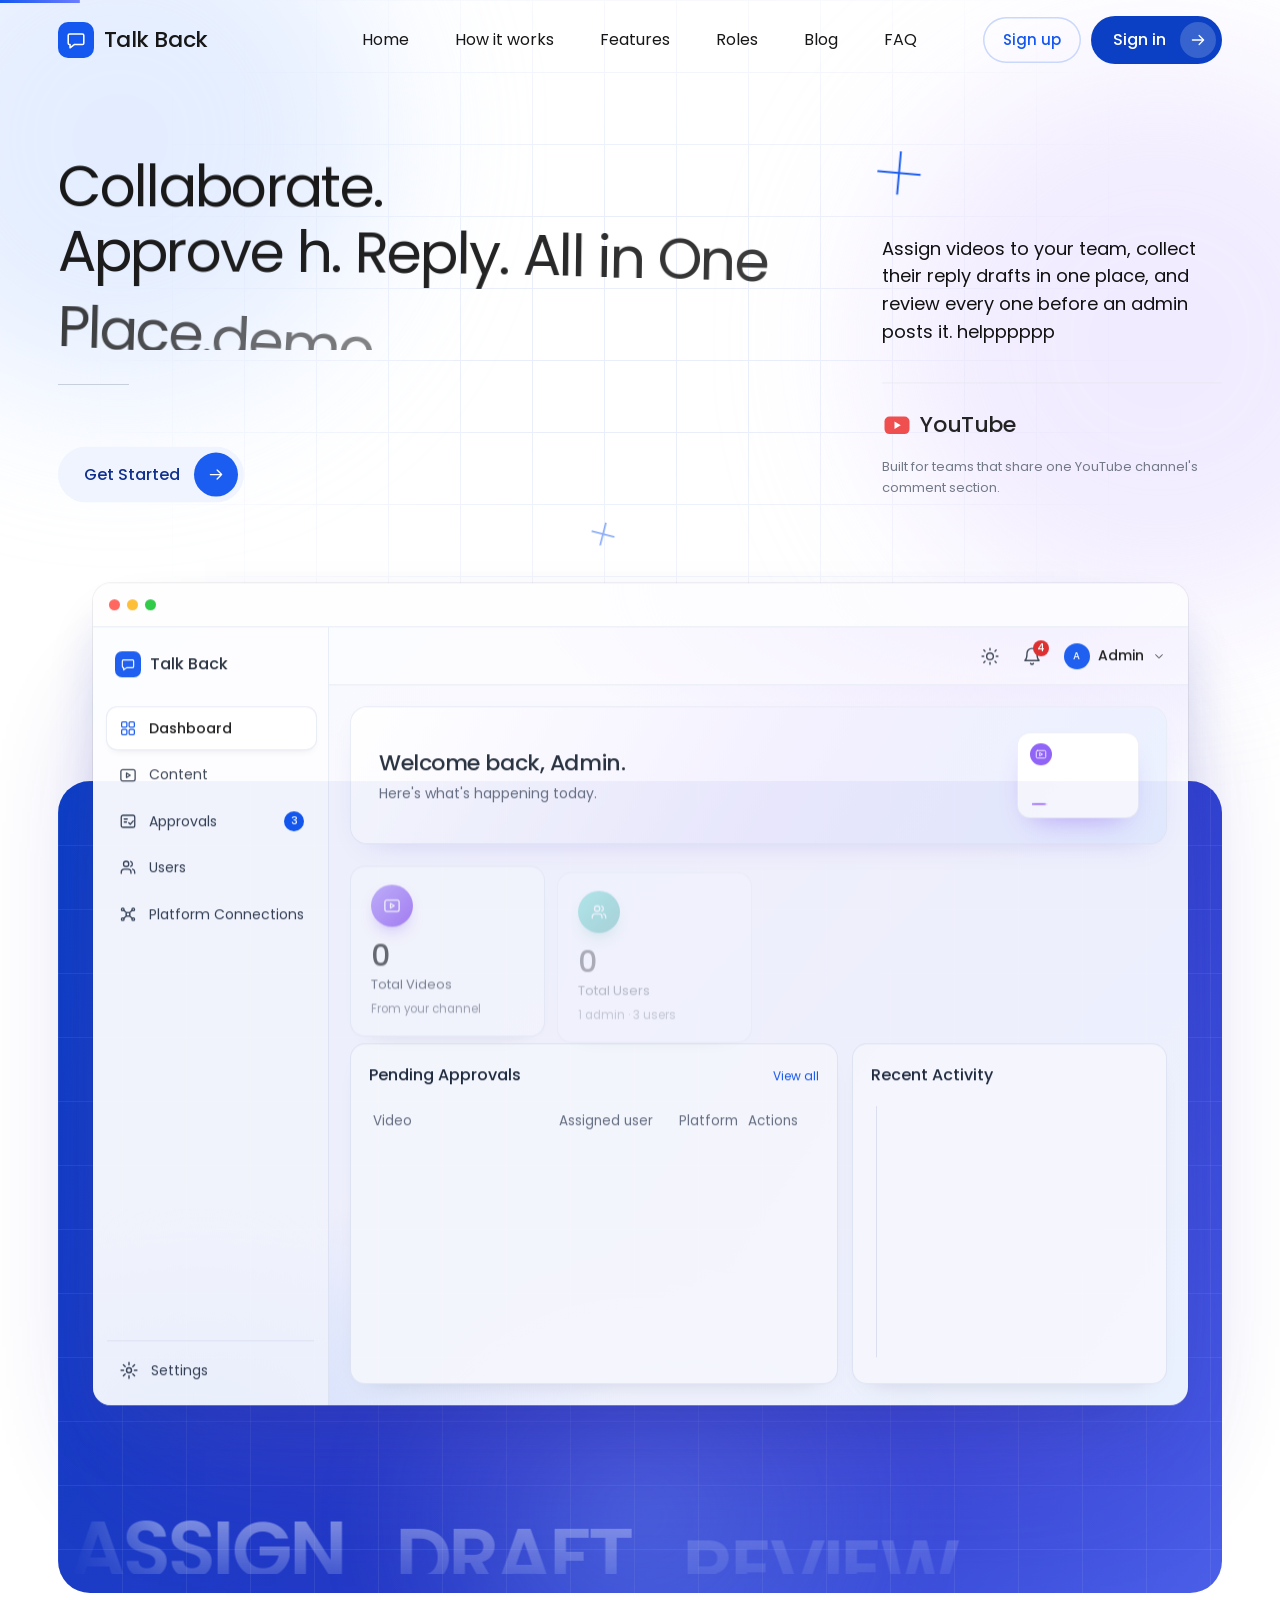
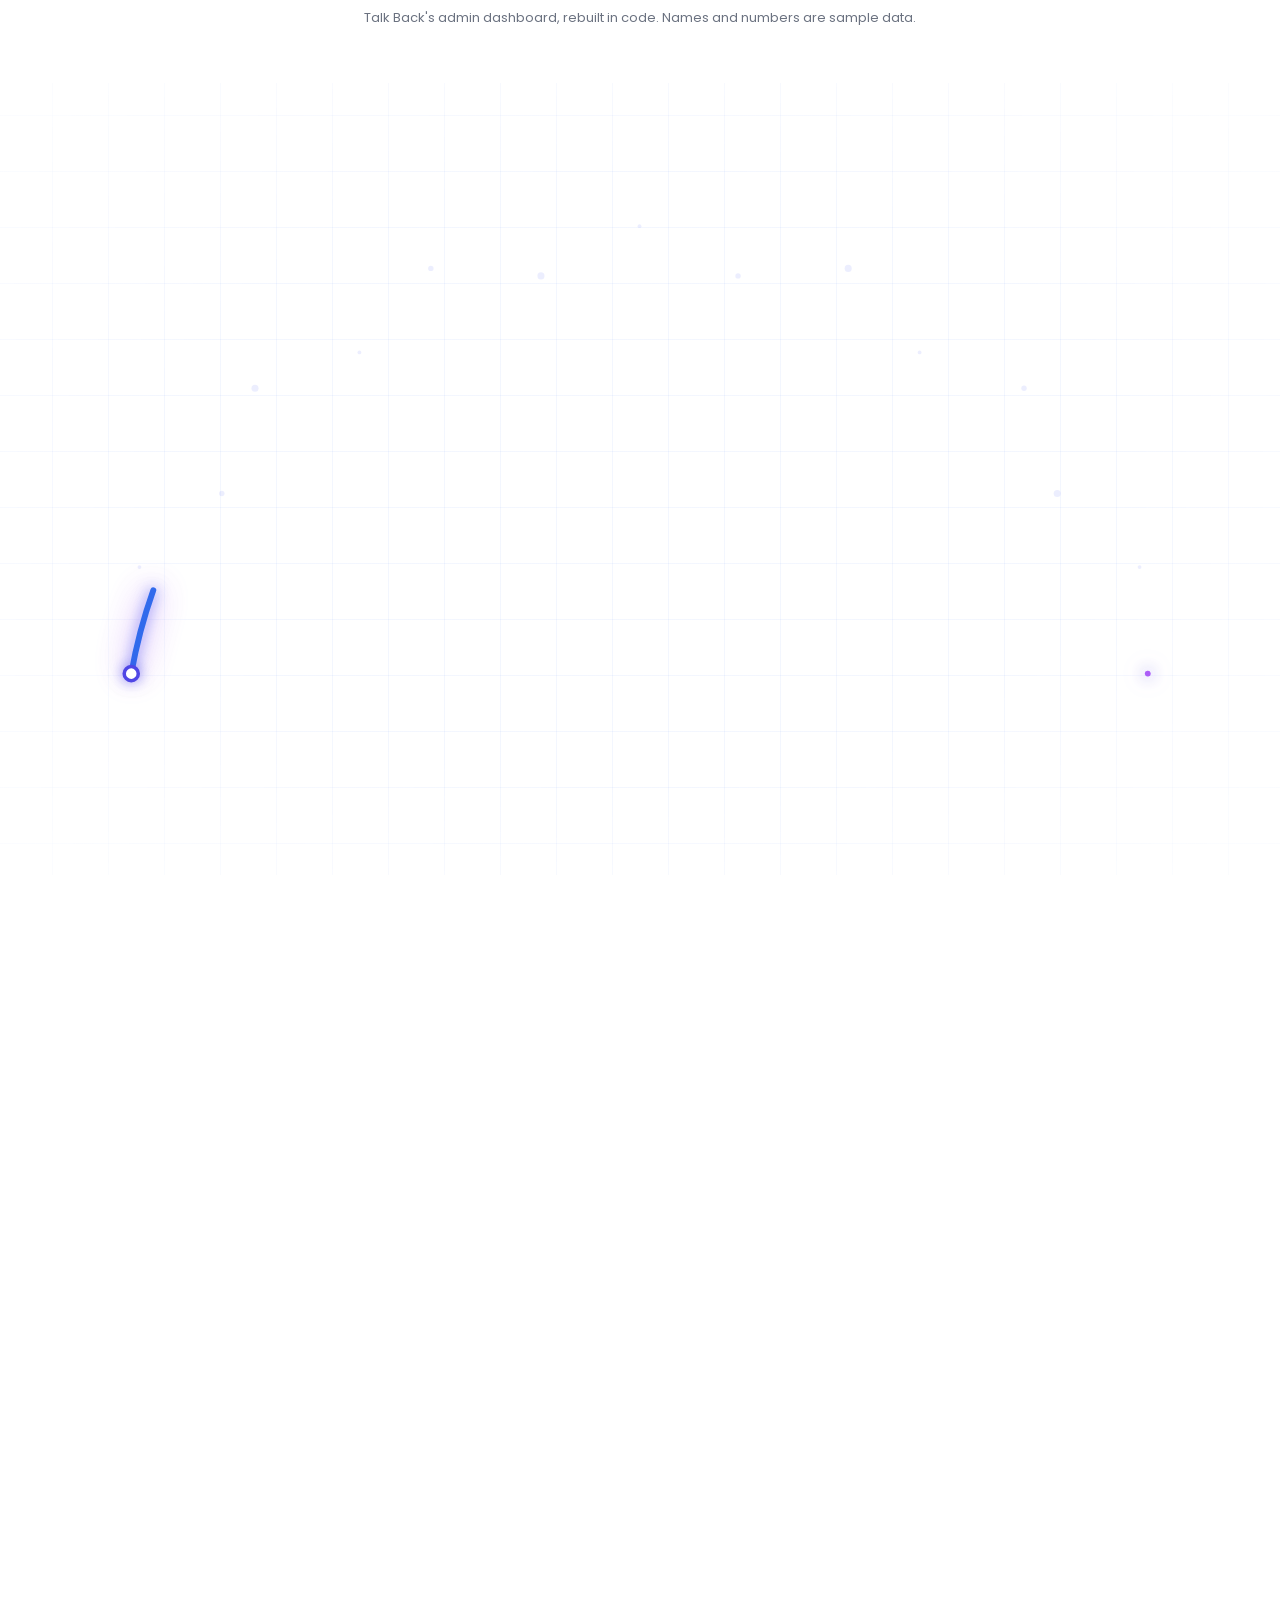
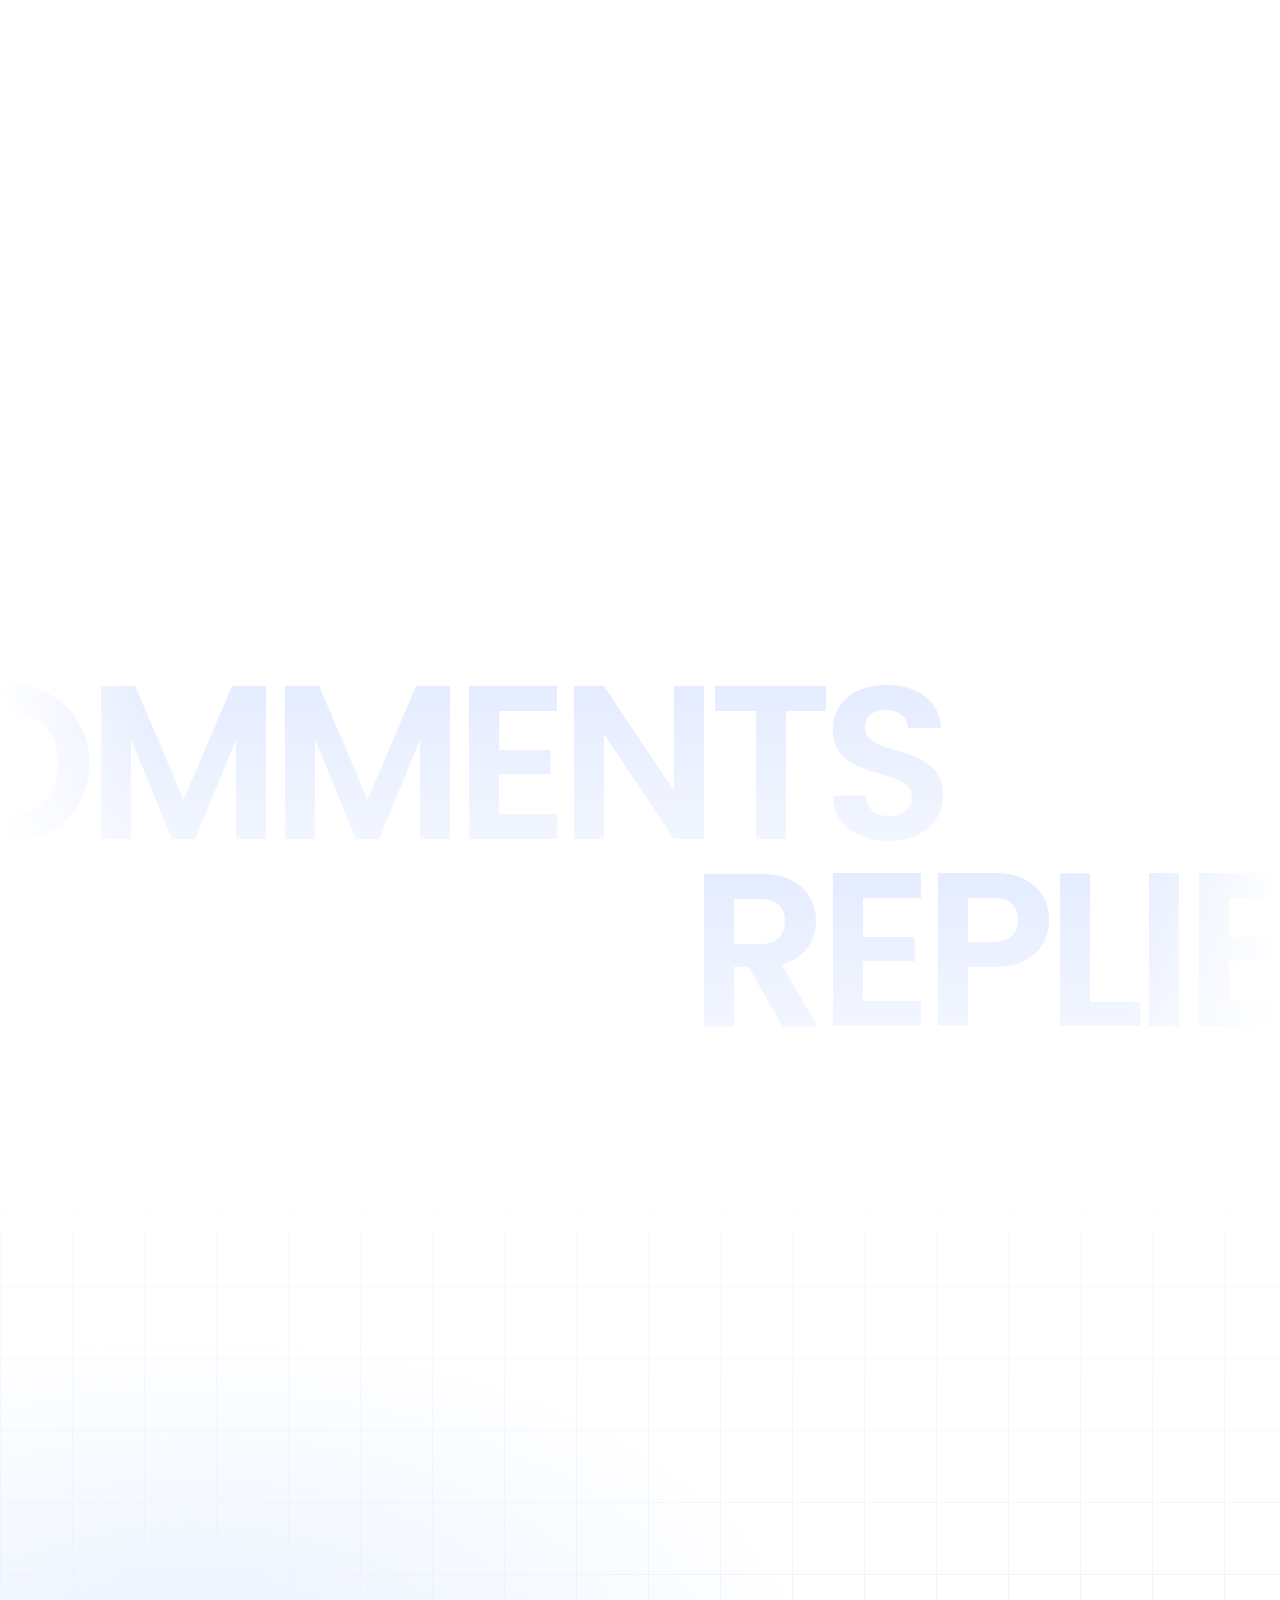
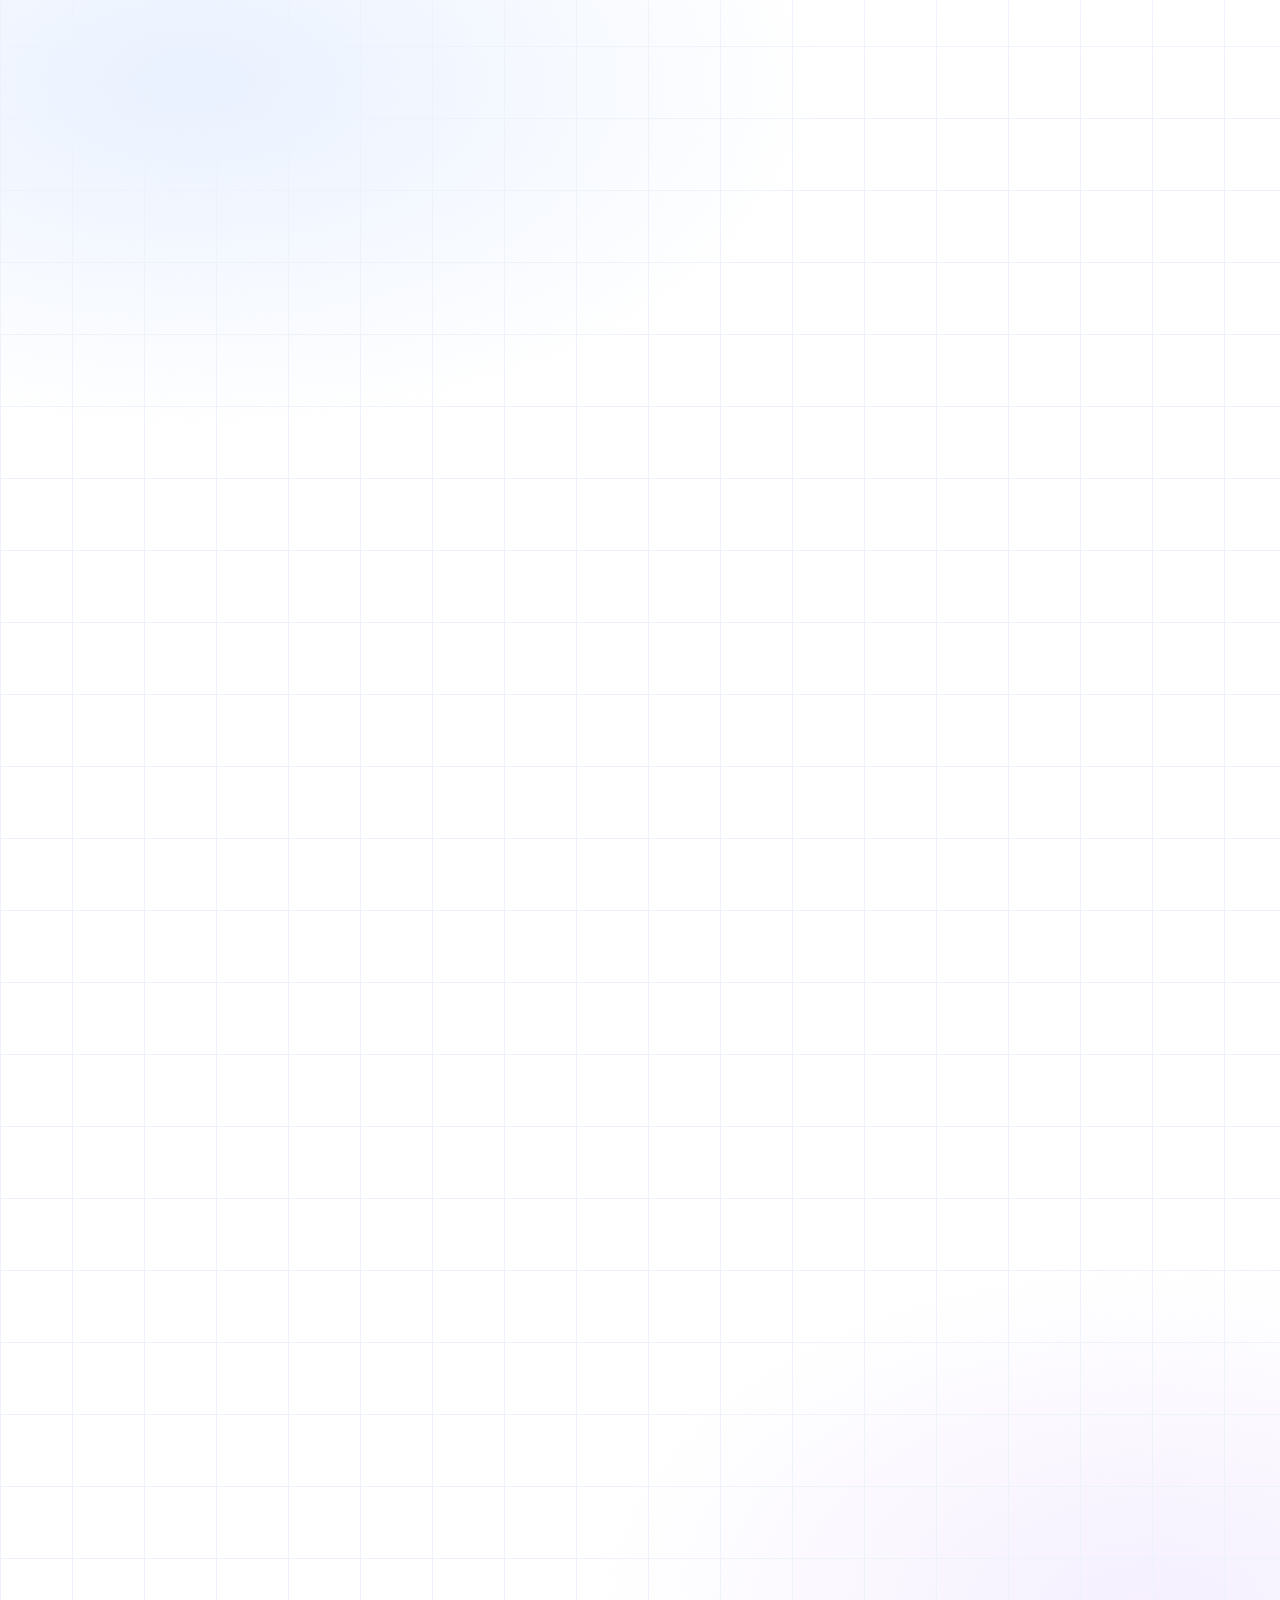
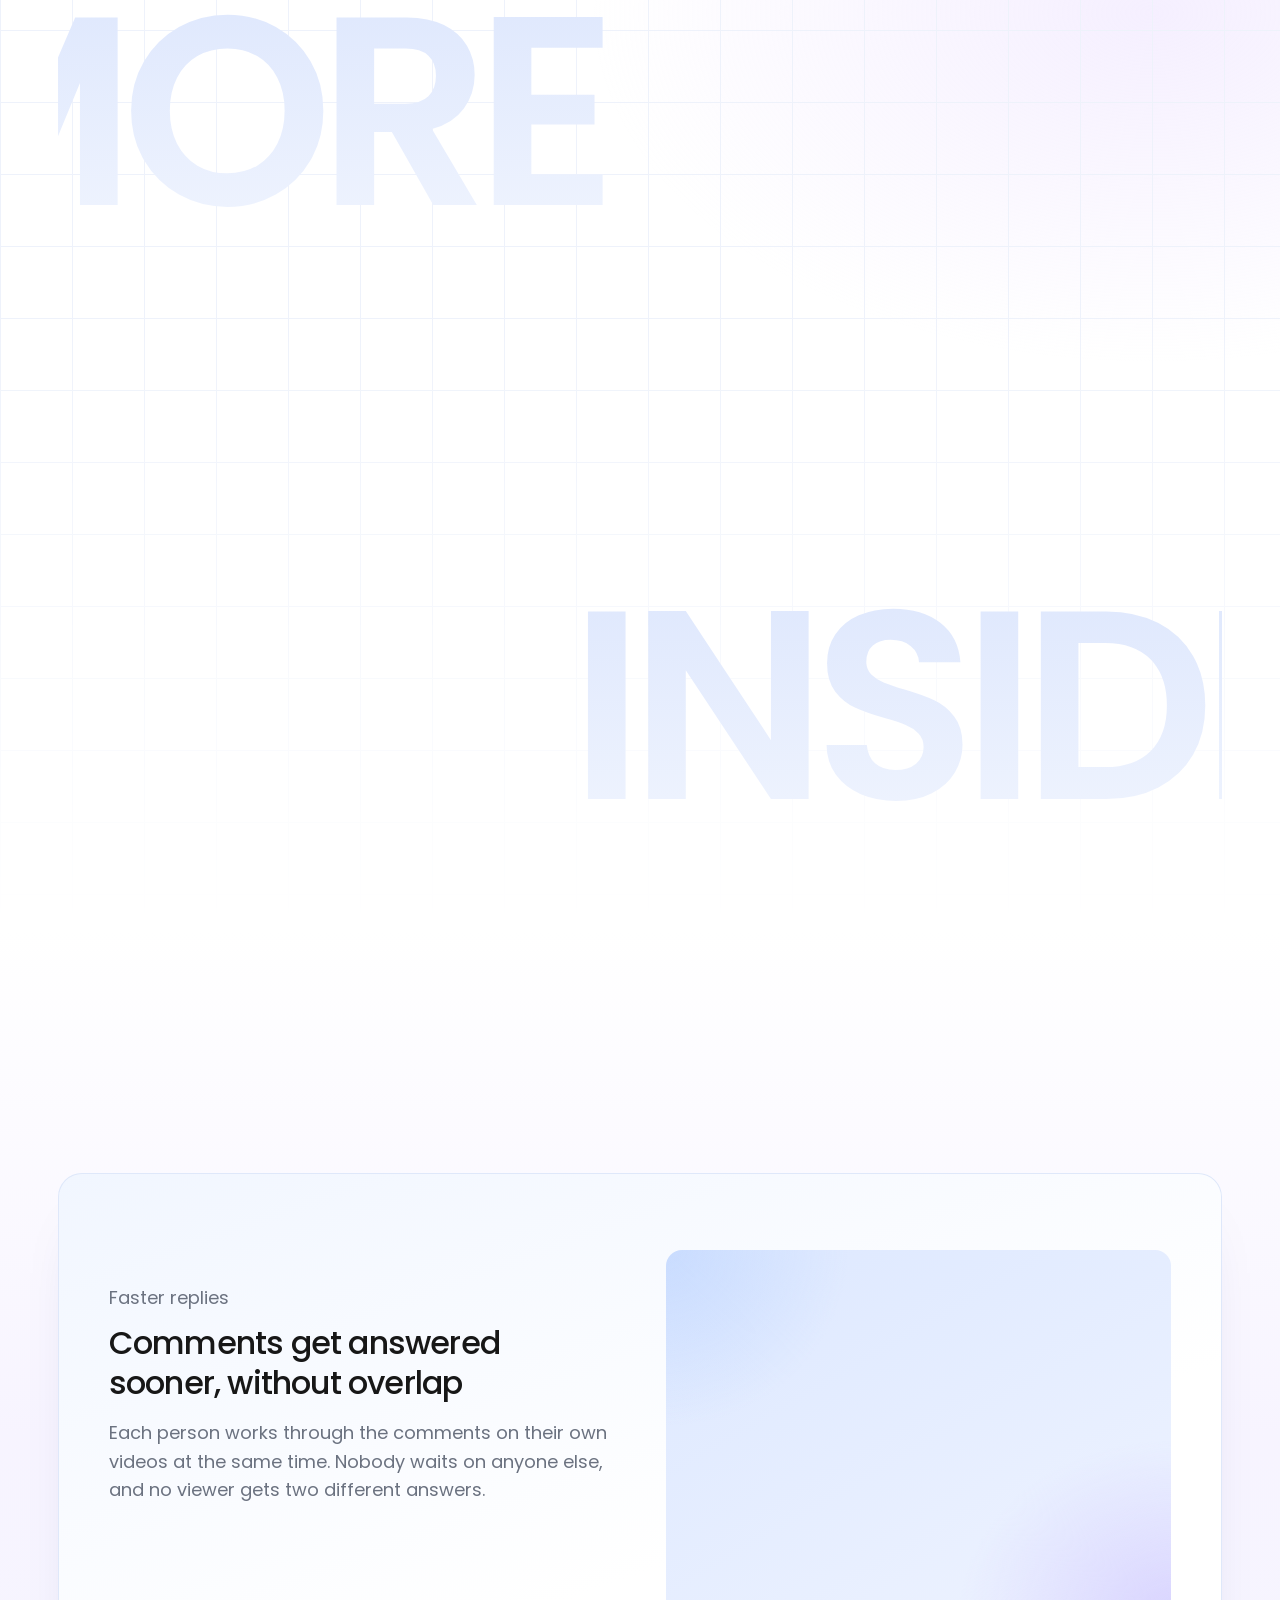
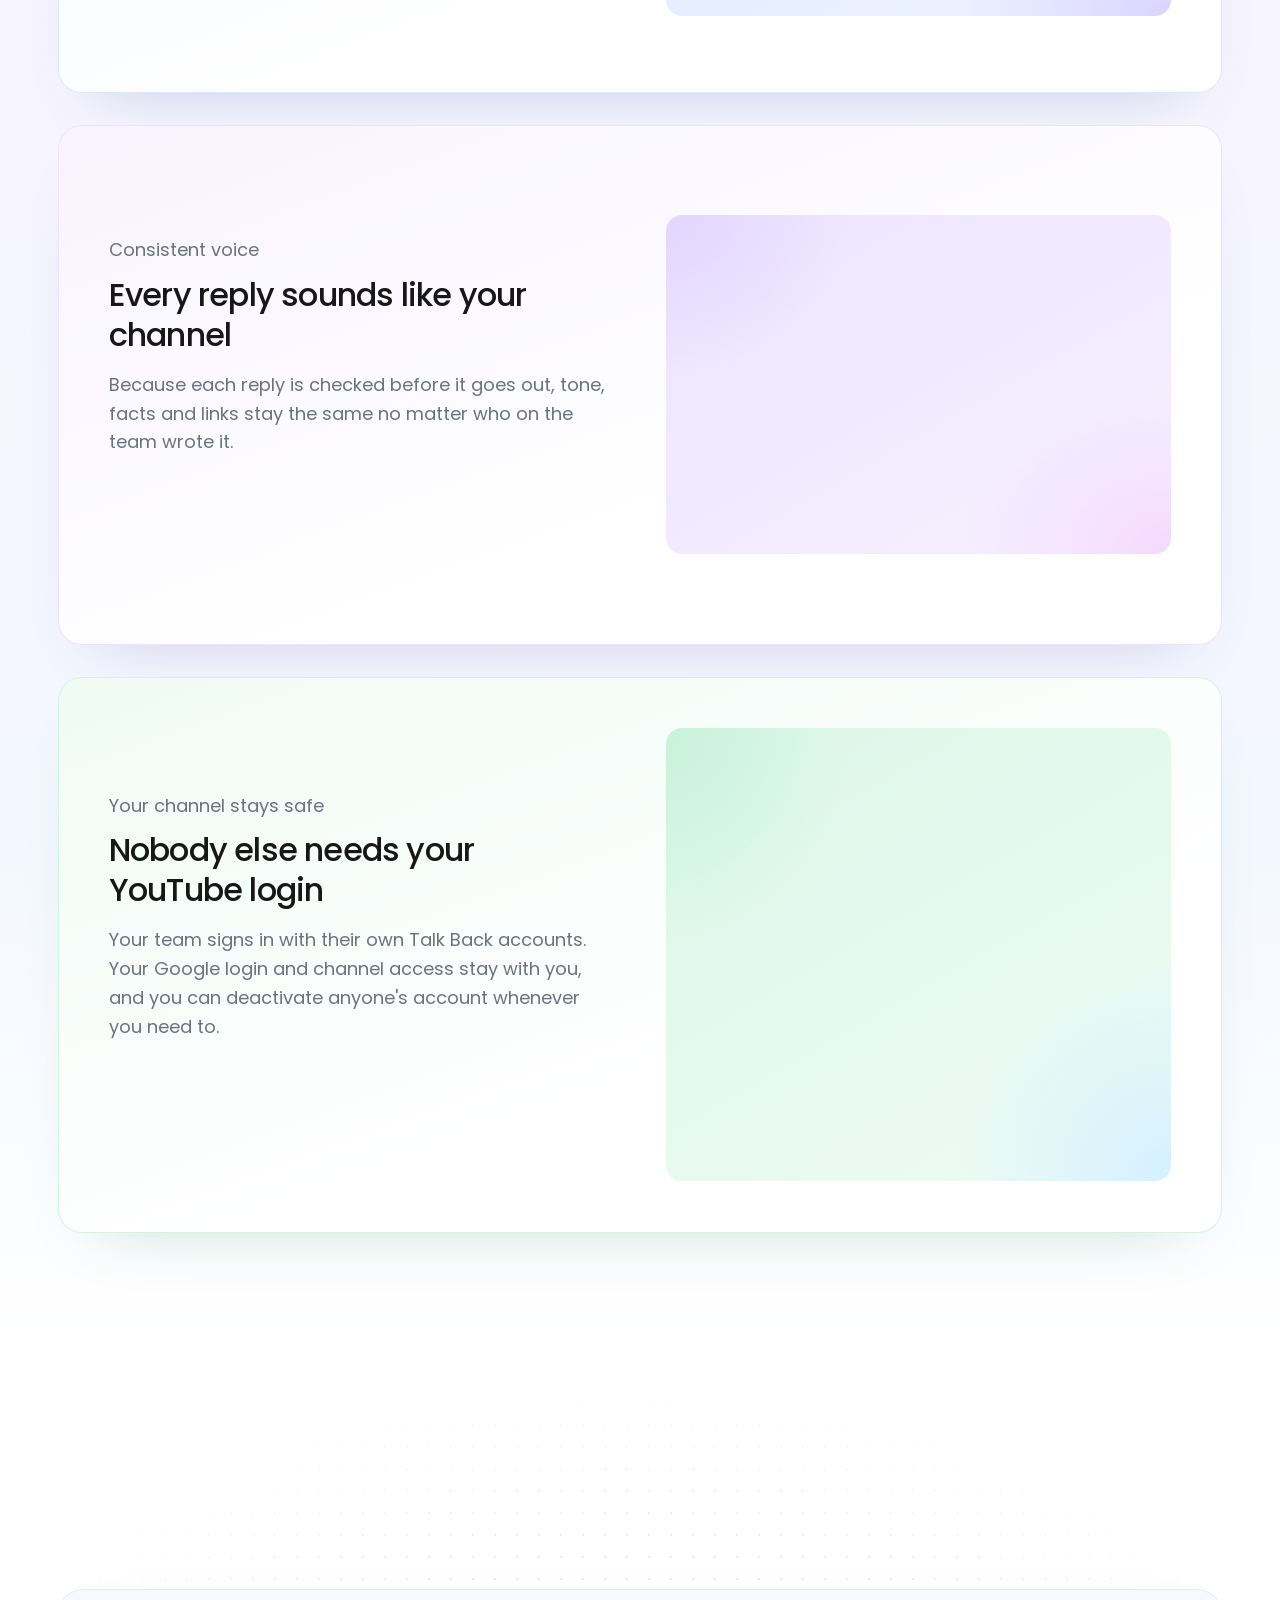
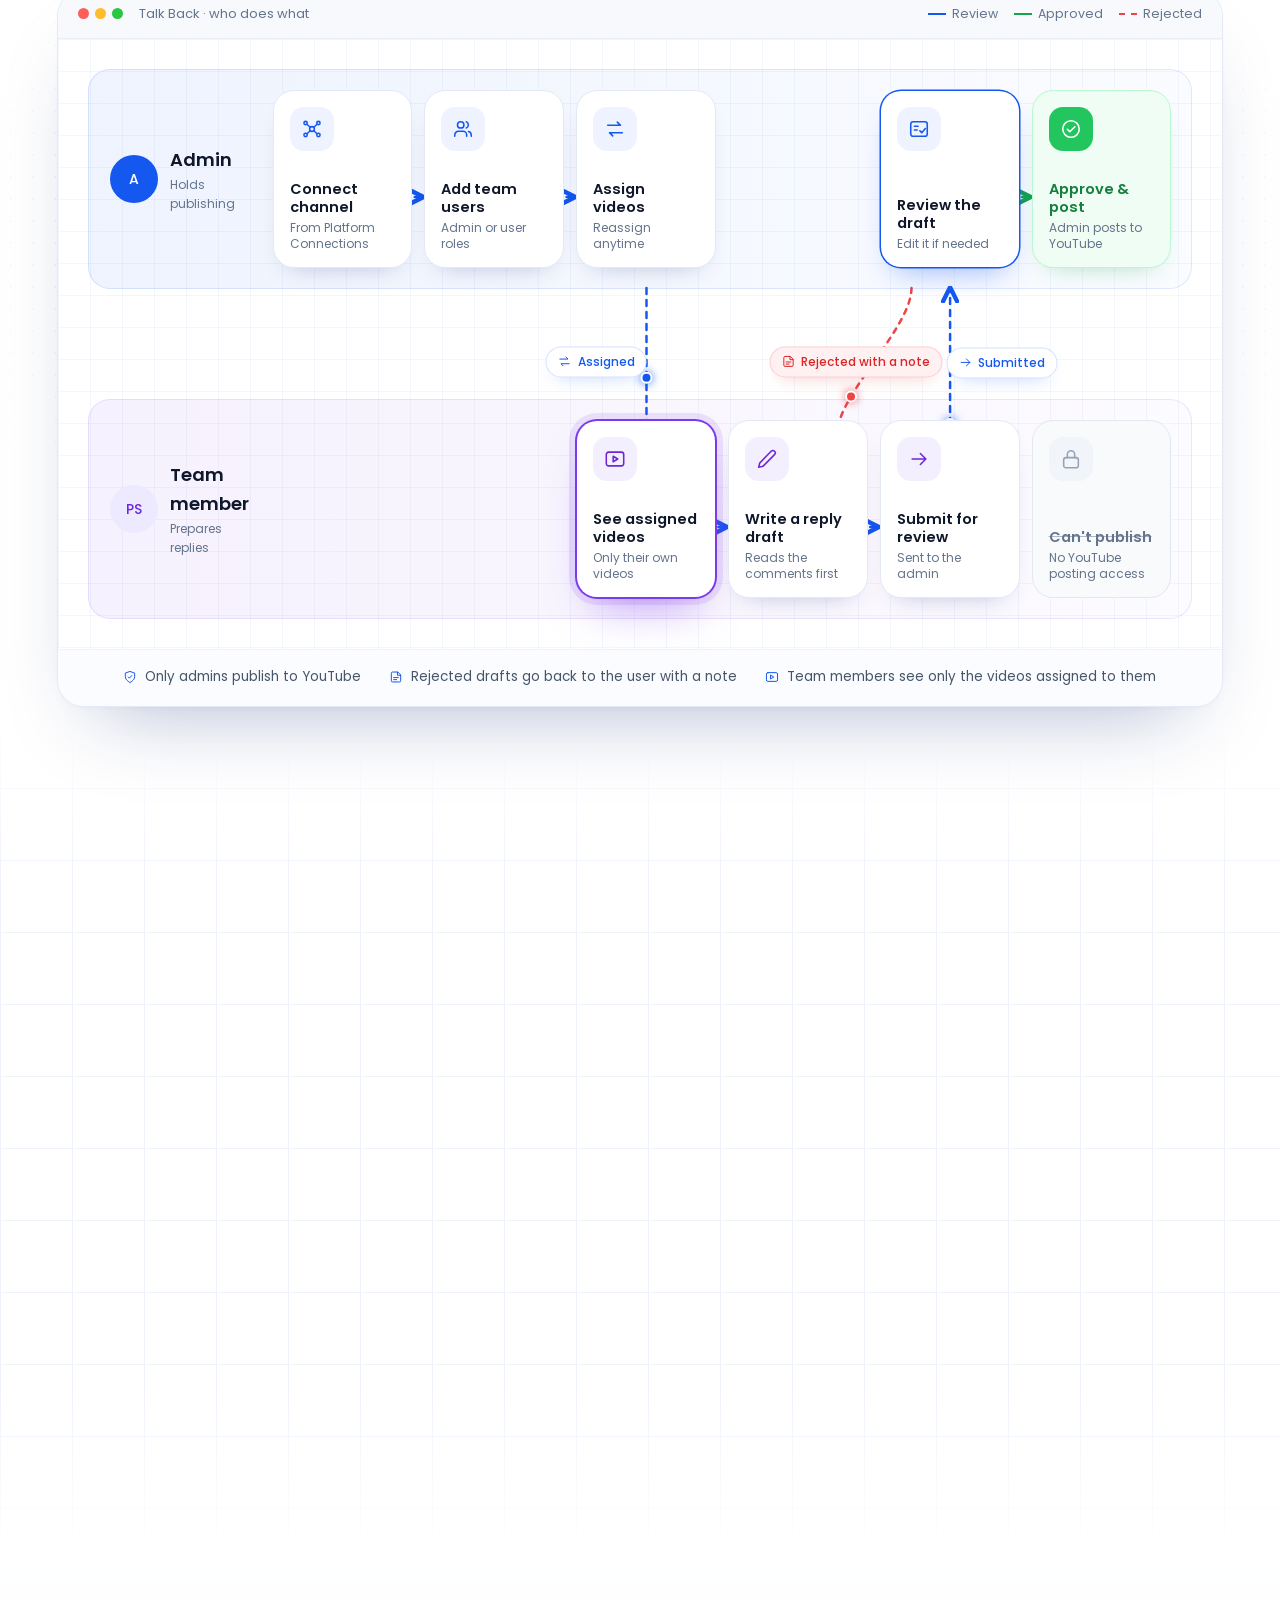
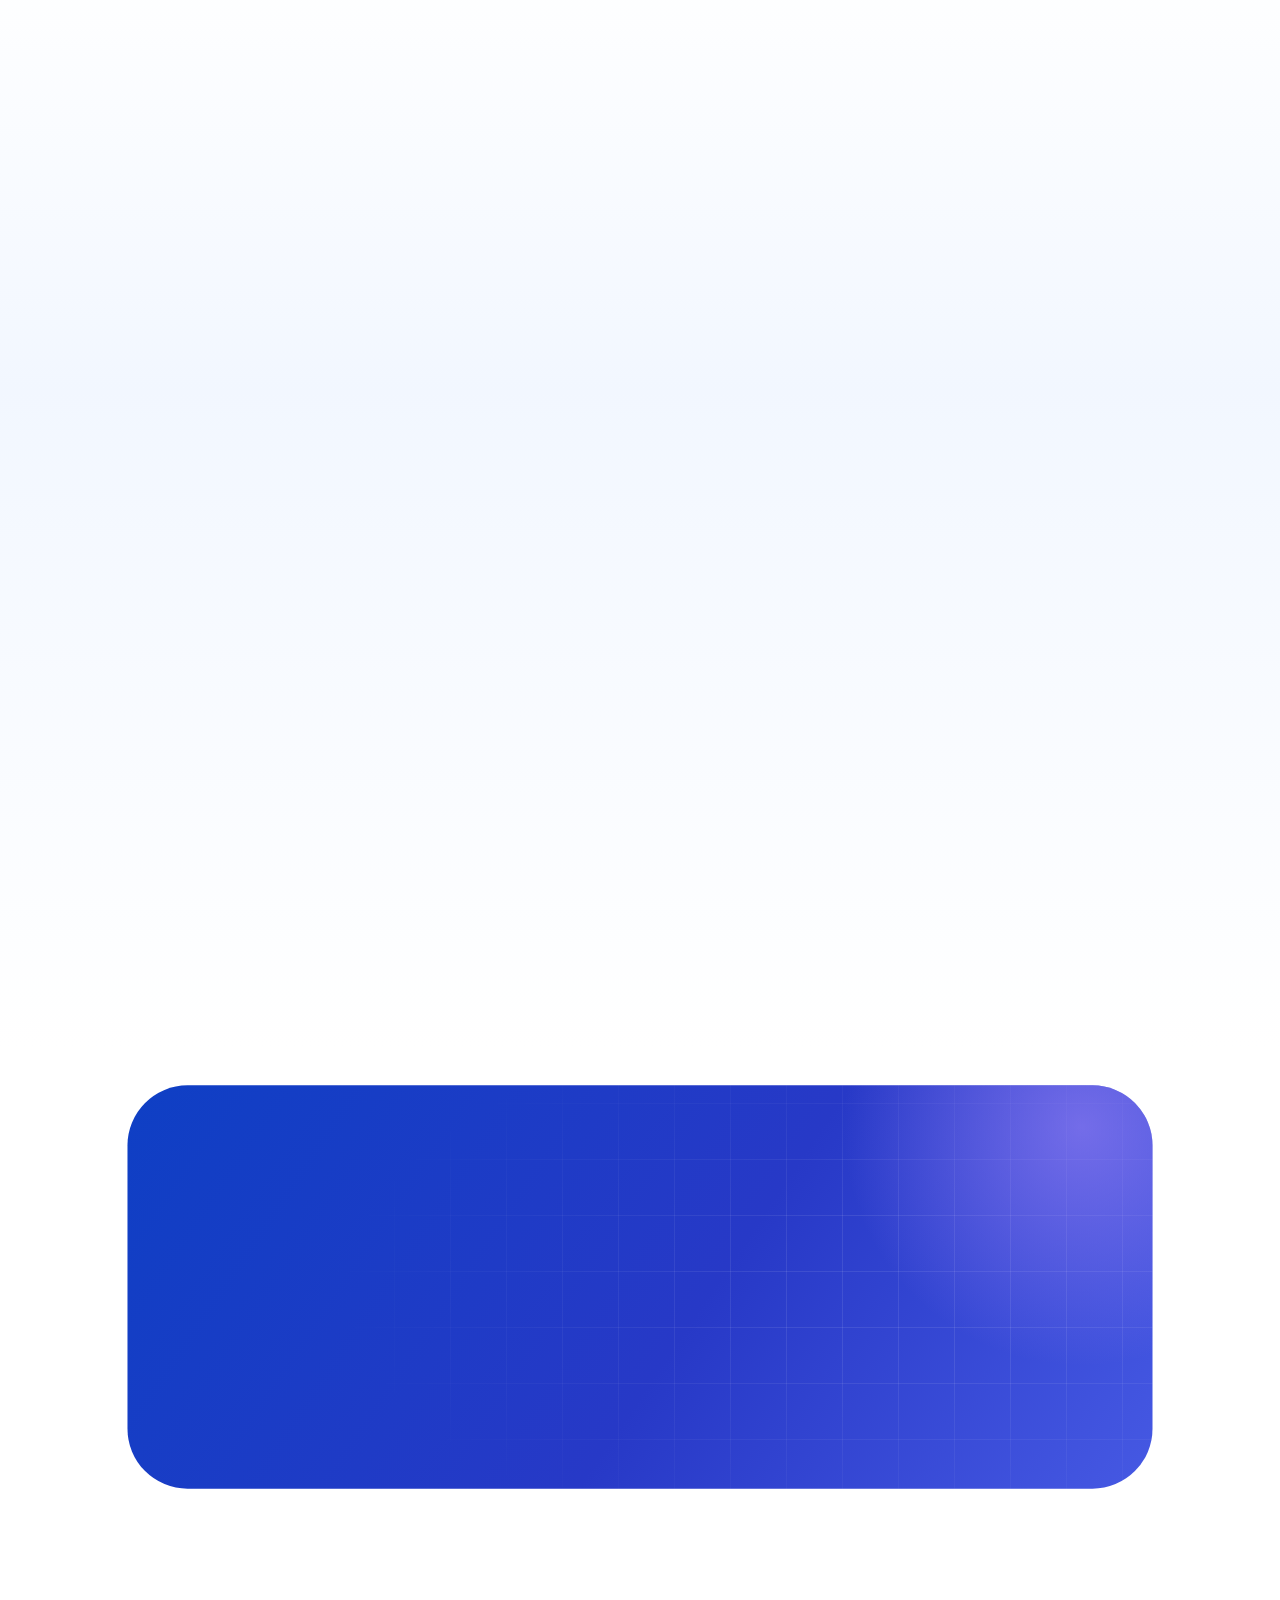
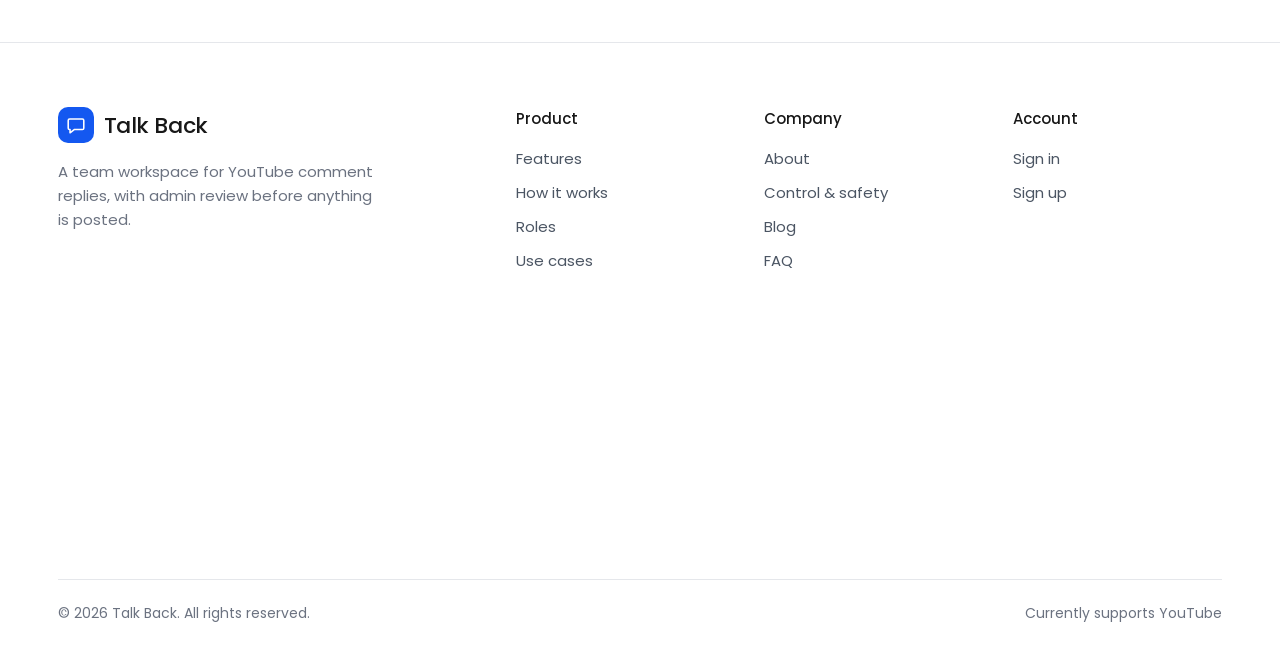
<file: index.html>
<!DOCTYPE html>
<html lang="en">
<head>
  <meta charset="UTF-8">
  <meta name="viewport" content="width=device-width, initial-scale=1">
  <title>Talk Back — YouTube Comment Approval Workspace for Teams</title>
  <meta name="description" content="Talk Back is a team workspace for YouTube comment replies. Assign videos to your team, collect reply drafts, and approve every reply before an admin posts it.">
  <meta name="robots" content="index, follow, max-image-preview:large, max-snippet:-1, max-video-preview:-1">
  <link rel="canonical" href="https://talkback.bckofiz.com/">
  <meta name="application-name" content="Talk Back">
  <meta name="author" content="Talk Back">

  <!-- Open Graph -->
  <meta property="og:type" content="website">
  <meta property="og:site_name" content="Talk Back">
  <meta property="og:locale" content="en_US">
  <meta property="og:url" content="https://talkback.bckofiz.com/">
  <meta property="og:title" content="Talk Back — YouTube comment replies, reviewed before they're posted">
  <meta property="og:description" content="Assign videos to your team, collect reply drafts in one place, and approve every reply before an admin posts it to YouTube.">
  <meta property="og:image" content="https://talkback.bckofiz.com/assets/images/og-image.png">
  <meta property="og:image:width" content="1200">
  <meta property="og:image:height" content="630">
  <meta property="og:image:alt" content="Talk Back: hand off your YouTube comments, keep the final word">

  <!-- Twitter / X -->
  <meta name="twitter:card" content="summary_large_image">
  <meta name="twitter:title" content="Talk Back — YouTube comment replies, reviewed before they're posted">
  <meta name="twitter:description" content="Assign videos to your team, collect reply drafts in one place, and approve every reply before an admin posts it to YouTube.">
  <meta name="twitter:image" content="https://talkback.bckofiz.com/assets/images/og-image.png">

  <!-- Icons, manifest, AI-readable summary -->
  <link rel="apple-touch-icon" sizes="180x180" href="assets/images/apple-touch-icon.png">
  <link rel="icon" type="image/png" sizes="32x32" href="assets/images/favicon-32.png">
  <link rel="manifest" href="site.webmanifest">
  <link rel="alternate" type="text/plain" title="LLM summary" href="llms.txt">

  <!-- Structured data: Organization, WebSite, WebPage, SoftwareApplication, HowTo, FAQPage -->
  <script type="application/ld+json">
{
  "@context": "https://schema.org",
  "@graph": [
    {
      "@type": "Organization",
      "@id": "https://talkback.bckofiz.com/#org",
      "name": "Talk Back",
      "url": "https://talkback.bckofiz.com/",
      "logo": {
        "@type": "ImageObject",
        "url": "https://talkback.bckofiz.com/assets/images/icon-512.png",
        "width": 512,
        "height": 512
      }
    },
    {
      "@type": "WebSite",
      "@id": "https://talkback.bckofiz.com/#website",
      "url": "https://talkback.bckofiz.com/",
      "name": "Talk Back",
      "description": "Talk Back is a team workspace for YouTube comment replies. Assign videos to your team, collect reply drafts, and approve every reply before an admin posts it.",
      "publisher": {
        "@id": "https://talkback.bckofiz.com/#org"
      },
      "inLanguage": "en"
    },
    {
      "@type": "WebPage",
      "@id": "https://talkback.bckofiz.com/#webpage",
      "url": "https://talkback.bckofiz.com/",
      "name": "Talk Back — YouTube comment reply & approval workspace for teams",
      "description": "Talk Back is a team workspace for YouTube comment replies. Assign videos to your team, collect reply drafts, and approve every reply before an admin posts it.",
      "isPartOf": {
        "@id": "https://talkback.bckofiz.com/#website"
      },
      "about": {
        "@id": "https://talkback.bckofiz.com/#app"
      },
      "primaryImageOfPage": {
        "@type": "ImageObject",
        "url": "https://talkback.bckofiz.com/assets/images/og-image.png"
      },
      "inLanguage": "en"
    },
    {
      "@type": "SoftwareApplication",
      "@id": "https://talkback.bckofiz.com/#app",
      "name": "Talk Back",
      "applicationCategory": "BusinessApplication",
      "applicationSubCategory": "Social media comment management",
      "operatingSystem": "Web browser",
      "url": "https://talkback.bckofiz.com/",
      "description": "Talk Back is a team workspace for YouTube comment replies. Assign videos to your team, collect reply drafts, and approve every reply before an admin posts it.",
      "image": "https://talkback.bckofiz.com/assets/images/og-image.png",
      "publisher": {
        "@id": "https://talkback.bckofiz.com/#org"
      },
      "featureList": [
        "Connect a YouTube channel",
        "Assign and reassign videos to team members",
        "Team members draft replies to comments",
        "Admin approval queue: edit, reject with a note, or approve",
        "Admin-only publishing to YouTube",
        "Admin and user roles",
        "Recent activity and notifications",
        "Search and filter by assignee"
      ]
    },
    {
      "@type": "HowTo",
      "@id": "https://talkback.bckofiz.com/#howto",
      "name": "How Talk Back turns a new YouTube comment into an approved reply",
      "step": [
        {
          "@type": "HowToStep",
          "position": 1,
          "name": "Connect your channel",
          "text": "The admin connects the organisation's YouTube channel. Its videos come into Talk Back.",
          "url": "https://talkback.bckofiz.com/#workflow"
        },
        {
          "@type": "HowToStep",
          "position": 2,
          "name": "Assign videos",
          "text": "Choose which team member handles each video. Reassign whenever you need to.",
          "url": "https://talkback.bckofiz.com/#workflow"
        },
        {
          "@type": "HowToStep",
          "position": 3,
          "name": "Draft replies",
          "text": "Team members read comments on their assigned videos and write reply drafts.",
          "url": "https://talkback.bckofiz.com/#workflow"
        },
        {
          "@type": "HowToStep",
          "position": 4,
          "name": "Review drafts",
          "text": "The admin reviews each submitted draft and can edit, reject with a note, or approve it.",
          "url": "https://talkback.bckofiz.com/#workflow"
        },
        {
          "@type": "HowToStep",
          "position": 5,
          "name": "Post manually",
          "text": "The admin posts the approved reply to YouTube. Automatic posting is planned for a later release.",
          "url": "https://talkback.bckofiz.com/#workflow"
        }
      ]
    },
    {
      "@type": "FAQPage",
      "@id": "https://talkback.bckofiz.com/#faq",
      "mainEntity": [
        {
          "@type": "Question",
          "name": "What is Talk Back?",
          "acceptedAnswer": {
            "@type": "Answer",
            "text": "Talk Back is a team workspace for replying to YouTube comments. Admins assign videos to team members, team members write reply drafts, and an admin reviews and approves every draft before it is posted to YouTube."
          }
        },
        {
          "@type": "Question",
          "name": "Who is Talk Back for?",
          "acceptedAnswer": {
            "@type": "Answer",
            "text": "Teams that share one YouTube channel's comment section, such as brands, creators with staff, agencies and community teams, who want several people to draft replies while an admin keeps the final say on what gets published."
          }
        },
        {
          "@type": "Question",
          "name": "Which platforms does Talk Back support?",
          "acceptedAnswer": {
            "@type": "Answer",
            "text": "YouTube. The current workflow is built around YouTube channels, videos and comments. Other platforms aren't available."
          }
        },
        {
          "@type": "Question",
          "name": "How do I connect a YouTube channel?",
          "acceptedAnswer": {
            "@type": "Answer",
            "text": "An admin connects it from Platform Connections. Once connected, the channel's videos are listed under Content."
          }
        },
        {
          "@type": "Question",
          "name": "Can different people handle different videos?",
          "acceptedAnswer": {
            "@type": "Answer",
            "text": "Yes. Admins assign one or more videos to each team member and can reassign them at any time. Team members only see the videos assigned to them."
          }
        },
        {
          "@type": "Question",
          "name": "Can team members post replies to YouTube?",
          "acceptedAnswer": {
            "@type": "Answer",
            "text": "No. Team members sign in with Talk Back accounts, write drafts and submit them for review. They don't get direct YouTube publishing access."
          }
        },
        {
          "@type": "Question",
          "name": "How are replies reviewed and published?",
          "acceptedAnswer": {
            "@type": "Answer",
            "text": "Submitted drafts appear in the admin's approval queue. The admin can edit, reject with a note, or approve a draft, and then posts the approved reply to YouTube."
          }
        },
        {
          "@type": "Question",
          "name": "Are approved replies posted automatically?",
          "acceptedAnswer": {
            "@type": "Answer",
            "text": "Not today. Publishing is a manual admin step. Automatic posting is planned for a future release."
          }
        }
      ]
    }
  ]
}
  </script>
  <meta name="theme-color" content="#ffffff">
  <link rel="icon" href="assets/images/favicon.svg" type="image/svg+xml">
  <link rel="preload" href="assets/fonts/poppins-latin-400-normal.woff2" as="font" type="font/woff2" crossorigin>
  <link rel="stylesheet" href="css/style.css">
  <style>.footer__grid{grid-template-columns:2fr 1fr 1fr 1fr}@media (max-width:1024px){.footer__grid{grid-template-columns:1fr 1fr}}@media (max-width:640px){.footer__grid{grid-template-columns:1fr}}</style>
  <script>
    if ('scrollRestoration' in history) history.scrollRestoration = 'manual';
    window.scrollTo(0, 0);
    (function (h) {
      h.classList.add('js');
      if (!window.matchMedia || !matchMedia('(prefers-reduced-motion: reduce)').matches) {
        h.classList.add('pre', 'motion');
        setTimeout(function () { h.classList.remove('pre'); h.classList.add('loaded'); }, 2500);
      }
    })(document.documentElement);
  </script>
</head>
<body>

<!-- Icon sprite (paths drawn in the style of the Talk Back app's line icons) -->
<svg width="0" height="0" style="position:absolute" aria-hidden="true">
  <defs>
    <symbol id="i-logo" viewBox="0 0 24 24"><path d="M5 5.5h14a1.5 1.5 0 0 1 1.5 1.5v8.5A1.5 1.5 0 0 1 19 17H10l-4.5 3.5V17H5a1.5 1.5 0 0 1-1.5-1.5V7A1.5 1.5 0 0 1 5 5.5Z"/></symbol>
    <symbol id="i-grid" viewBox="0 0 24 24"><rect x="3.5" y="3.5" width="7" height="7" rx="1.5"/><rect x="13.5" y="3.5" width="7" height="7" rx="1.5"/><rect x="3.5" y="13.5" width="7" height="7" rx="1.5"/><rect x="13.5" y="13.5" width="7" height="7" rx="1.5"/></symbol>
    <symbol id="i-play" viewBox="0 0 24 24"><rect x="2.5" y="4.5" width="19" height="15" rx="2.5"/><path d="m10 9 5 3-5 3Z"/></symbol>
    <symbol id="i-approve" viewBox="0 0 24 24"><rect x="3" y="4" width="18" height="16" rx="2.5"/><path d="M7 9h4M7 13h3"/><path d="m13 14 2 2 4-4.5"/></symbol>
    <symbol id="i-users" viewBox="0 0 24 24"><path d="M16 20v-1.5a4 4 0 0 0-4-4H7a4 4 0 0 0-4 4V20"/><circle cx="9.5" cy="7.5" r="3.5"/><path d="M21 20v-1.5a4 4 0 0 0-3-3.85M15.5 4.2a3.5 3.5 0 0 1 0 6.6"/></symbol>
    <symbol id="i-plug" viewBox="0 0 24 24"><circle cx="12" cy="12" r="2.6"/><circle cx="5" cy="5.5" r="1.8"/><circle cx="19" cy="5.5" r="1.8"/><circle cx="5" cy="18.5" r="1.8"/><circle cx="19" cy="18.5" r="1.8"/><path d="m6.4 6.8 3.7 3.3M17.6 6.8l-3.7 3.3M6.4 17.2l3.7-3.3M17.6 17.2l-3.7-3.3"/></symbol>
    <symbol id="i-gear" viewBox="0 0 24 24"><circle cx="12" cy="12" r="3"/><path d="M12 2.5v3M12 18.5v3M2.5 12h3M18.5 12h3M5.3 5.3l2.1 2.1M16.6 16.6l2.1 2.1M5.3 18.7l2.1-2.1M16.6 7.4l2.1-2.1"/></symbol>
    <symbol id="i-bell" viewBox="0 0 24 24"><path d="M6 8.5a6 6 0 0 1 12 0c0 6.5 2.5 8.5 2.5 8.5h-17S6 15 6 8.5"/><path d="M10.3 20.5a1.9 1.9 0 0 0 3.4 0"/></symbol>
    <symbol id="i-sun" viewBox="0 0 24 24"><circle cx="12" cy="12" r="4"/><path d="M12 2.5v2M12 19.5v2M4.6 4.6l1.4 1.4M18 18l1.4 1.4M2.5 12h2M19.5 12h2M4.6 19.4 6 18M18 6l1.4-1.4"/></symbol>
    <symbol id="i-search" viewBox="0 0 24 24"><circle cx="11" cy="11" r="6.5"/><path d="m20.5 20.5-4.8-4.8"/></symbol>
    <symbol id="i-chev" viewBox="0 0 24 24"><path d="m6.5 9.5 5.5 5.5 5.5-5.5"/></symbol>
    <symbol id="i-arrow" viewBox="0 0 24 24"><path d="M4.5 12h15M13.5 6l6 6-6 6"/></symbol>
    <symbol id="i-back" viewBox="0 0 24 24"><path d="M19.5 12h-15M10.5 6l-6 6 6 6"/></symbol>
    <symbol id="i-check" viewBox="0 0 24 24"><path d="M20 6.5 9.5 17 4 11.5"/></symbol>
    <symbol id="i-check-c" viewBox="0 0 24 24"><circle cx="12" cy="12" r="9"/><path d="m8 12.3 2.7 2.7L16.2 9.5"/></symbol>
    <symbol id="i-x" viewBox="0 0 24 24"><path d="M18 6 6 18M6 6l12 12"/></symbol>
    <symbol id="i-pencil" viewBox="0 0 24 24"><path d="M16.5 3.5a2.6 2.6 0 0 1 3.7 3.7L7.5 20 3 21l1-4.5Z"/></symbol>
    <symbol id="i-trash" viewBox="0 0 24 24"><path d="M3.5 6.5h17M9 6.5V4h6v2.5M5.5 6.5l1 14h11l1-14M10 10.5v6M14 10.5v6"/></symbol>
    <symbol id="i-msg" viewBox="0 0 24 24"><path d="M20.5 15a2 2 0 0 1-2 2H8l-4.5 3.5V5.5a2 2 0 0 1 2-2h13a2 2 0 0 1 2 2Z"/></symbol>
    <symbol id="i-clock" viewBox="0 0 24 24"><circle cx="12" cy="12" r="9"/><path d="M12 7v5l3.2 2"/></symbol>
    <symbol id="i-list" viewBox="0 0 24 24"><path d="M8.5 6h12M8.5 12h12M8.5 18h12M3.5 6h.01M3.5 12h.01M3.5 18h.01"/></symbol>
    <symbol id="i-filter" viewBox="0 0 24 24"><path d="M21.5 4h-19l7.5 8.8V19l4 2v-8.2Z"/></symbol>
    <symbol id="i-lock" viewBox="0 0 24 24"><rect x="4" y="10.5" width="16" height="11" rx="2.5"/><path d="M8 10.5V7a4 4 0 0 1 8 0v3.5"/></symbol>
    <symbol id="i-shield" viewBox="0 0 24 24"><path d="M12 21.5s8-3.8 8-10V5.2L12 2.5 4 5.2v6.3c0 6.2 8 10 8 10"/><path d="m9 12 2 2 4-4.5"/></symbol>
    <symbol id="i-plus" viewBox="0 0 24 24"><path d="M12 5v14M5 12h14"/></symbol>
    <symbol id="i-dots" viewBox="0 0 24 24"><circle cx="12" cy="5.5" r="1.2"/><circle cx="12" cy="12" r="1.2"/><circle cx="12" cy="18.5" r="1.2"/></symbol>
    <symbol id="i-swap" viewBox="0 0 24 24"><path d="M4 8h14l-3.5-3.5M20 16H6l3.5 3.5"/></symbol>
    <symbol id="i-note" viewBox="0 0 24 24"><path d="M14.5 3.5H6a2 2 0 0 0-2 2v13a2 2 0 0 0 2 2h12a2 2 0 0 0 2-2V9Z"/><path d="M14.5 3.5V9H20M8 13h8M8 16.5h5"/></symbol>
    <symbol id="i-pulse" viewBox="0 0 24 24"><path d="M3 12h4l2.5-6 5 12 2.5-6h4"/></symbol>
  </defs>
</svg>

<a class="skip-link" href="#main">Skip to content</a>
<div class="loader" aria-hidden="true">
  <div class="loader__inner">
    <span class="loader__mark"><svg class="ic"><use href="#i-logo"/></svg></span>
    <span class="loader__word"><span>Talk</span> <span>Back</span></span>
  </div>
</div>
<div class="progress" aria-hidden="true"><span></span></div>

<!-- ================= NAV ================= -->
<header class="nav" id="nav">
  <div class="container nav__inner">
    <a class="brand" href="#top" aria-label="Talk Back home">
      <span class="brand__mark"><svg class="ic" aria-hidden="true"><use href="#i-logo"/></svg></span>
      Talk Back
    </a>
    <nav class="nav__links" id="navLinks" aria-label="Main">
      <a href="index.html" aria-current="page">Home</a>
      <a href="how-it-works.html">How it works</a>
      <a href="features.html">Features</a>
      <a href="roles.html">Roles</a>
      <a href="blog.html">Blog</a>
      <a href="faq.html">FAQ</a>
      <a class="nav__mobile-cta nav__mobile-cta--ghost" href="https://talkback.bckofiz.com/login">Sign up</a>
      <a class="nav__mobile-cta" href="https://talkback.bckofiz.com/login">Sign in</a>
    </nav>
    <div class="nav__actions">
      <a class="nav__signup" href="https://talkback.bckofiz.com/login">Sign up</a>
      <a class="pill pill--blue nav__cta" href="https://talkback.bckofiz.com/login">
        Sign in <span class="pill__dot"><svg class="ic" aria-hidden="true"><use href="#i-arrow"/></svg></span>
      </a>
    </div>
    <button class="nav__toggle" id="navToggle" type="button" aria-expanded="false" aria-controls="navLinks">
      <span class="sr-only">Open menu</span><i></i><i></i>
    </button>
  </div>
</header>

<main id="main">

<!-- ================= HERO ================= -->
<section class="hero" id="top" aria-labelledby="hero-title">
  <div class="hero__bg" aria-hidden="true"><span class="glow glow--a"></span><span class="glow glow--b"></span></div>
  <span class="plus plus--1" aria-hidden="true"></span><span class="plus plus--2" aria-hidden="true"></span>
  <div class="container hero__grid">
    <div class="hero__left">
      <h1 class="hero__title" id="hero-title">
        <span class="line">
  <span class="line__in">Collaborate.</span>
</span>

<span class="line">
  <span class="line__in">Approve h. Reply. All in One Place.demo</span>
</span>

<span class="line line--soft">
  <span class="line__in"></span>
</span>
      </h1>
      <a class="pill pill--soft hero__cta" href="https://talkback.bckofiz.com/login">
        Get Started <span class="pill__dot pill__dot--blue"><svg class="ic" aria-hidden="true"><use href="#i-arrow"/></svg></span>
      </a>
    </div>
    <div class="hero__right">
      <p class="hero__lede">Assign videos to your team, collect their reply drafts in one place, and review every one before an admin posts it. helpppppp </p>
      <div class="hero__proof">
        <span class="yt-chip"><svg class="ic ic--fill" aria-hidden="true" viewBox="0 0 24 24"><rect x="2" y="5" width="20" height="14" rx="4"/><path d="m10 9 5 3-5 3Z" fill="#fff"/></svg>YouTube</span>
        <p>Built for teams that share one YouTube channel's comment section.</p>
      </div>
    </div>
  </div>

  <!-- Coded admin dashboard -->
  <div class="container hero__stage">
    <div class="band band--hero" aria-hidden="true"><span class="band__beam"></span><div class="band__words"><div class="band__track"><span>Assign</span><span>Draft</span><span>Review</span><span>Post</span><span>Assign</span><span>Draft</span><span>Review</span><span>Post</span><span>Assign</span><span>Draft</span><span>Review</span><span>Post</span><span>Assign</span><span>Draft</span><span>Review</span><span>Post</span></div></div></div>

    <div class="hfloat hfloat--a" aria-hidden="true"><span class="st st--violet"><svg class="ic"><use href="#i-pencil"/></svg></span><div><b>Draft submitted</b><small>Priya S. · 5 min ago</small></div></div>
    <div class="hfloat hfloat--b" aria-hidden="true"><span class="st st--green"><svg class="ic"><use href="#i-shield"/></svg></span><div><b>Only admins post</b><small>Team drafts, you publish</small></div></div>
    <div class="app app--hero" role="img" aria-label="Talk Back admin dashboard, recreated in code with sample data: totals for videos, users, pending approvals and approvals this week, a pending approvals table and a recent activity feed.">
      <div class="app__chrome"><span class="app__dots"><i></i><i></i><i></i></span><span></span><span class="app__chrome-end"></span></div>
      <aside class="app__side">
        <div class="app__brand"><span class="app__logo"><svg class="ic"><use href="#i-logo"/></svg></span>Talk Back</div>
        <ul class="app__nav">
          <li class="is-on"><svg class="ic"><use href="#i-grid"/></svg><span>Dashboard</span></li>
          <li><svg class="ic"><use href="#i-play"/></svg><span>Content</span></li>
          <li><svg class="ic"><use href="#i-approve"/></svg><span>Approvals</span><b class="app__badge">3</b></li>
          <li><svg class="ic"><use href="#i-users"/></svg><span>Users</span></li>
          <li><svg class="ic"><use href="#i-plug"/></svg><span>Platform Connections</span></li>
        </ul>
        <div class="app__settings"><svg class="ic"><use href="#i-gear"/></svg><span>Settings</span></div>
      </aside>
      <div class="app__main">
        <div class="app__top">
          <svg class="ic"><use href="#i-sun"/></svg>
          <span class="app__bell"><svg class="ic"><use href="#i-bell"/></svg><b>4</b></span>
          <span class="app__me"><span class="av av--blue">A</span><span class="app__me-name">Admin</span><svg class="ic ic--sm"><use href="#i-chev"/></svg></span>
        </div>
        <div class="app__body">
          <div class="app__welcome">
            <div>
              <p class="app__h">Welcome back, Admin.</p>
              <p class="app__sub">Here's what's happening today.</p>
            </div>
            <div class="app__spark"><span class="app__spark-play"><svg class="ic"><use href="#i-play"/></svg></span><i style="--h:35%"></i><i style="--h:60%"></i><i style="--h:45%"></i><i style="--h:85%"></i><i style="--h:65%"></i></div>
          </div>
          <div class="app__stats">
            <div class="tile"><span class="tile__ic tile__ic--violet"><svg class="ic"><use href="#i-play"/></svg></span><b data-count="12">12</b><span>Total Videos</span><em>From your channel</em></div>
            <div class="tile"><span class="tile__ic tile__ic--teal"><svg class="ic"><use href="#i-users"/></svg></span><b data-count="4">4</b><span>Total Users</span><em>1 admin · 3 users</em></div>
            <div class="tile"><span class="tile__ic tile__ic--amber"><svg class="ic"><use href="#i-approve"/></svg></span><b data-count="3">3</b><span>Pending Approvals</span><em>Waiting for review</em></div>
            <div class="tile"><span class="tile__ic tile__ic--pink"><svg class="ic"><use href="#i-check-c"/></svg></span><b data-count="9">9</b><span>Approved (This Week)</span><em>Ready to post</em></div>
          </div>
          <div class="app__split">
            <div class="app__panel">
              <div class="app__panel-head"><p>Pending Approvals</p><span>View all</span></div>
              <div class="tbl">
                <div class="tbl__row tbl__row--head"><span>Video</span><span>Assigned user</span><span>Platform</span><span>Actions</span></div>
                <div class="tbl__row"><span class="tbl__vid"><i class="thumb"><svg class="ic"><use href="#i-play"/></svg></i>Weekly update — Ep. 14</span><span class="who"><span class="av av--soft">PS</span>Priya S.</span><span class="yt-dot"></span><span><b class="btn-mini btn-mini--violet">Review</b></span></div>
                <div class="tbl__row"><span class="tbl__vid"><i class="thumb"><svg class="ic"><use href="#i-play"/></svg></i>Studio tour</span><span class="who"><span class="av av--soft">DR</span>Daniel R.</span><span class="yt-dot"></span><span><b class="btn-mini btn-mini--violet">Review</b></span></div>
                <div class="tbl__row"><span class="tbl__vid"><i class="thumb"><svg class="ic"><use href="#i-play"/></svg></i>Setup guide, part 2</span><span class="who"><span class="av av--soft">AM</span>Ana M.</span><span class="yt-dot"></span><span><b class="btn-mini btn-mini--violet">Review</b></span></div>
              </div>
            </div>
            <div class="app__panel app__panel--feed">
              <div class="app__panel-head"><p>Recent Activity</p></div>
              <ol class="feed">
                <li><b>Priya S.</b> submitted a reply on "Weekly update — Ep. 14".<small>5 minutes ago</small></li>
                <li><b>Daniel R.</b> submitted a reply on "Studio tour".<small>12 minutes ago</small></li>
                <li><b>Ana M.</b> submitted a reply on "Setup guide, part 2".<small>1 hour ago</small></li>
              </ol>
            </div>
          </div>
        </div>
      </div>
    </div>
    <p class="sample-note">Talk Back's admin dashboard, rebuilt in code. Names and numbers are sample data.</p>
  </div>
</section>


<!-- ================= HOW IT WORKS (dark, arc layout, pinned on desktop) ================= -->
<section class="flow" id="workflow" aria-labelledby="how-title">
  <div class="flow__pin">
    <div class="flow__bg" aria-hidden="true"><span class="flow__glow"></span></div>
    <div class="container head head--center flow__head">
      <p class="eyebrow">How it works</p>
      <h2 class="h2" id="how-title"><span class="h2__a">From a New Comment</span> <span class="h2__b">to an Approved Reply jhghjgjhgh</span></h2>
    </div>
    <div class="flow__stage">
      <svg class="flow__arcs" viewBox="0 0 1000 520" preserveAspectRatio="none" aria-hidden="true">
        <defs>
          <linearGradient id="flowGrad" x1="0" y1="0" x2="1" y2="0">
            <stop offset="0" stop-color="#2563eb"/><stop offset=".5" stop-color="#6366f1"/><stop offset="1" stop-color="#a855f7"/>
          </linearGradient>
          <marker id="loopArrow" viewBox="0 0 10 10" refX="7" refY="5" markerWidth="7" markerHeight="7" orient="auto-start-reverse"><path d="M1 1 9 5 1 9" fill="none" stroke="#ef4444" stroke-width="1.8" stroke-linecap="round" stroke-linejoin="round"/></marker>
        </defs>
        <path class="arc arc--outer" d="M 66.7 423.4 A 440 440 0 0 1 933.3 423.4"/>
        <path class="arc arc--inner" d="M 204.6 447.9 A 300 300 0 0 1 795.4 447.9"/>
        <path class="arc arc--progress" d="M 66.7 423.4 A 440 440 0 0 1 933.3 423.4"/>
        <path class="arc arc--comet" pathLength="1000" d="M 66.7 423.4 A 440 440 0 0 1 933.3 423.4"/>
        <g class="twinkles"><circle class="tw" cx="73.7" cy="332.5" r="1.6" style="animation-delay:-0.00s"/><circle class="tw" cx="143.9" cy="269.8" r="2.3" style="animation-delay:-0.37s"/><circle class="tw" cx="172.2" cy="180.1" r="3.0" style="animation-delay:-0.74s"/><circle class="tw" cx="261.2" cy="149.6" r="1.6" style="animation-delay:-1.11s"/><circle class="tw" cx="322.1" cy="77.9" r="2.3" style="animation-delay:-1.48s"/><circle class="tw" cx="416.0" cy="84.3" r="3.0" style="animation-delay:-1.85s"/><circle class="tw" cx="500.0" cy="41.9" r="1.6" style="animation-delay:-2.22s"/><circle class="tw" cx="584.0" cy="84.3" r="2.3" style="animation-delay:-2.59s"/><circle class="tw" cx="677.9" cy="77.9" r="3.0" style="animation-delay:-0.36s"/><circle class="tw" cx="738.8" cy="149.6" r="1.6" style="animation-delay:-0.73s"/><circle class="tw" cx="827.8" cy="180.1" r="2.3" style="animation-delay:-1.10s"/><circle class="tw" cx="856.1" cy="269.8" r="3.0" style="animation-delay:-1.47s"/><circle class="tw" cx="926.3" cy="332.5" r="1.6" style="animation-delay:-1.84s"/></g>
        <circle class="arc__head" r="6" cx="66.7" cy="423.4"/>
      </svg>
      <div class="flow__deco" aria-hidden="true">
        <span class="fd fd--1"><svg class="ic ic--sm"><use href="#i-msg"/></svg>24 comments</span>
        <span class="fd fd--2"><span class="yt-dot"></span>YouTube</span>
        <span class="fd fd--3 fd--avs"><span class="av av--violet">PS</span><span class="av av--violet">DR</span><span class="av av--violet">AM</span></span>
        <span class="fd fd--4 fd--ok"><svg class="ic ic--sm"><use href="#i-check"/></svg>Approved → ready to post</span>
        <span class="fd fd--5 fd--av"><span class="av av--blue">A</span></span>
        <span class="fd fd--6 fd--av"><span class="av av--violet">PS</span></span>
      </div>
      <ol class="flow__nodes">
        <li class="flow__node flow__node--1"><button type="button" data-go="0" aria-label="Step 1: Connect your channel"><span class="flow__pulse"></span><span class="flow__dot"><svg class="ic" aria-hidden="true"><use href="#i-plug"/></svg></span><span class="flow__num">01</span></button></li>
        <li class="flow__node flow__node--2"><button type="button" data-go="1" aria-label="Step 2: Assign videos"><span class="flow__pulse"></span><span class="flow__dot"><svg class="ic" aria-hidden="true"><use href="#i-swap"/></svg></span><span class="flow__num">02</span></button></li>
        <li class="flow__node flow__node--3"><button type="button" data-go="2" aria-label="Step 3: Draft replies"><span class="flow__pulse"></span><span class="flow__dot"><svg class="ic" aria-hidden="true"><use href="#i-pencil"/></svg></span><span class="flow__num">03</span></button></li>
        <li class="flow__node flow__node--4"><button type="button" data-go="3" aria-label="Step 4: Review, approve or reject"><span class="flow__pulse"></span><span class="flow__dot"><svg class="ic" aria-hidden="true"><use href="#i-approve"/></svg></span><span class="flow__num">04</span></button></li>
        <li class="flow__node flow__node--5"><button type="button" data-go="4" aria-label="Step 5: Post manually"><span class="flow__pulse"></span><span class="flow__dot"><svg class="ic" aria-hidden="true"><use href="#i-shield"/></svg></span><span class="flow__num">05</span></button></li>
      </ol>
      <div class="flow__center">
        <article class="flow__panel is-on" data-panel="0">
          <p class="flow__step">Step 01 <span>/ 05</span></p>
          <h3>Connect your channel</h3>
          <p class="flow__desc">The admin connects the organisation's YouTube channel. Its videos come into Talk Back.</p>
          <div class="flow__ui" aria-hidden="true"><div class="mini mini--connect">
            <div class="conn__head"><span class="conn__yt"><svg class="ic"><use href="#i-play"/></svg></span><b>YouTube Channels</b><span class="tag tag--green">Connected</span></div>
            <p class="conn__sub">1 channel connected.</p>
            <div class="conn__row"><span class="box"><svg class="ic"><use href="#i-check"/></svg></span><div><b>Your channel</b><small>Videos imported to Content</small></div></div>
            <span class="conn__btn">Connect another channel <svg class="ic ic--sm"><use href="#i-arrow"/></svg></span>
          </div></div>
        </article>
        <article class="flow__panel" data-panel="1">
          <p class="flow__step">Step 02 <span>/ 05</span></p>
          <h3>Assign videos</h3>
          <p class="flow__desc">Choose which team member handles each video. Reassign whenever you need to.</p>
          <div class="flow__ui" aria-hidden="true"><div class="mini">
            <p class="mini__label">Assign to</p>
            <div class="menu">
              <span>Select user</span>
              <span class="is-on"><span class="av av--soft">PS</span>Priya S.<svg class="ic ic--sm"><use href="#i-check"/></svg></span>
              <span><span class="av av--soft">DR</span>Daniel R.</span>
              <span><span class="av av--soft">AM</span>Ana M.</span>
            </div>
            <p class="screen__foot"><i class="thumb"><svg class="ic"><use href="#i-play"/></svg></i>Live Q&amp;A replay · 24 comments</p>
          </div></div>
        </article>
        <article class="flow__panel" data-panel="2">
          <p class="flow__step">Step 03 <span>/ 05</span></p>
          <h3>Draft replies</h3>
          <p class="flow__desc">Team members read comments on their assigned videos and write reply drafts.</p>
          <div class="flow__ui" aria-hidden="true"><div class="mini">
            <div class="cmt"><span class="av av--grey">V</span><div><b>@viewer</b><p>Will there be a part 3?</p></div></div>
            <div class="compose"><div class="compose__box">Yes! Part 3 is being edited now, so keep an eye on the channel.</div><span class="compose__btn">Submit for review <svg class="ic ic--sm"><use href="#i-arrow"/></svg></span></div>
          </div></div>
        </article>
        <article class="flow__panel" data-panel="3">
          <p class="flow__step">Step 04 <span>/ 05</span></p>
          <h3>Review: approve or reject</h3>
          <p class="flow__desc">The admin reads each submitted draft, edits it if needed, then makes the call.</p>
          <div class="flow__ui" aria-hidden="true"><div class="mini mini--decide">
            <div class="draft"><span class="av av--soft">AM</span><div class="draft__body"><p class="draft__meta"><b>Reply by Ana M.</b> Submitted 2 minutes ago</p><p class="draft__text">Yes! Part 3 is being edited now, so keep an eye on the channel.</p></div></div>
            <div class="decide">
              <div class="decide__opt decide__opt--ok"><span class="decide__ic"><svg class="ic"><use href="#i-check"/></svg></span><div><b>Approve</b><small>Moves to step 05 · the admin posts it</small></div></div>
              <div class="decide__opt decide__opt--no"><span class="decide__ic"><svg class="ic"><use href="#i-note"/></svg></span><div><b>Reject with a note</b><small>Back to step 03 · the user redrafts</small></div></div>
            </div>
          </div></div>
        </article>
        <article class="flow__panel" data-panel="4">
          <p class="flow__step">Step 05 <span>/ 05</span></p>
          <h3>Post manually</h3>
          <p class="flow__desc">The admin posts the approved reply to YouTube. Automatic posting is planned for a later release.</p>
          <div class="flow__ui" aria-hidden="true"><div class="mini">
            <div class="draft__foot draft__foot--solo">
              <span class="tag tag--green"><svg class="ic ic--sm"><use href="#i-check"/></svg>Approved</span>
              <span class="draft__btns"><b class="btn-mini btn-mini--ghost">Edit Draft</b><b class="btn-mini btn-mini--red">Reject</b><b class="btn-mini btn-mini--blue is-press">Approve &amp; Post</b></span>
            </div>
            <p class="lockline"><svg class="ic ic--sm"><use href="#i-shield"/></svg>Posted by an admin. Never automatic.</p>
          </div></div>
        </article>
      </div>
    </div>
    <ol class="flow__tabs" aria-label="Workflow steps"><li><button type="button" data-go="0" class="flow__tab is-on"><em>01</em>Connect your channel<i class="flow__tabbar"></i></button></li><li><button type="button" data-go="1" class="flow__tab"><em>02</em>Assign videos<i class="flow__tabbar"></i></button></li><li><button type="button" data-go="2" class="flow__tab"><em>03</em>Draft replies<i class="flow__tabbar"></i></button></li><li><button type="button" data-go="3" class="flow__tab"><em>04</em>Approve or reject<i class="flow__tabbar"></i></button></li><li><button type="button" data-go="4" class="flow__tab"><em>05</em>Post manually<i class="flow__tabbar"></i></button></li></ol>
  </div>
</section>

<!-- ================= COMMENT STREAM (3D card marquee) ================= -->
<div class="stream" aria-hidden="true">
  <div class="stream__giant"><span>Comments</span><span>Replies</span></div>
  <div class="stream__tilt">
    <div class="stream__row"><div class="stream__track"><div class="bub"><span class="av av--grey">V</span><div><b>@viewer</b><p>Love this! Is part 3 coming?</p></div><span class="tag tag--grey">Comment</span></div><div class="bub"><span class="av av--violet">PS</span><div><b>Priya S.</b><p>Thanks! Part 3 is in the edit now.</p></div><span class="tag tag--violet">Draft</span></div><div class="bub"><span class="av av--blue">A</span><div><b>Admin</b><p>Approved — ready to post.</p></div><span class="tag tag--green">Approved</span></div><div class="bub"><span class="av av--grey">V</span><div><b>@viewer</b><p>Which mic do you use here?</p></div><span class="tag tag--grey">Comment</span></div><div class="bub"><span class="av av--violet">DR</span><div><b>Daniel R.</b><p>It’s linked in the description!</p></div><span class="tag tag--violet">Draft</span></div><div class="bub"><span class="av av--blue">A</span><div><b>Admin</b><p>Sent back: add the gear link.</p></div><span class="tag tag--pink">Note</span></div><div class="bub"><span class="av av--grey">V</span><div><b>@viewer</b><p>Love this! Is part 3 coming?</p></div><span class="tag tag--grey">Comment</span></div><div class="bub"><span class="av av--violet">PS</span><div><b>Priya S.</b><p>Thanks! Part 3 is in the edit now.</p></div><span class="tag tag--violet">Draft</span></div><div class="bub"><span class="av av--blue">A</span><div><b>Admin</b><p>Approved — ready to post.</p></div><span class="tag tag--green">Approved</span></div><div class="bub"><span class="av av--grey">V</span><div><b>@viewer</b><p>Which mic do you use here?</p></div><span class="tag tag--grey">Comment</span></div><div class="bub"><span class="av av--violet">DR</span><div><b>Daniel R.</b><p>It’s linked in the description!</p></div><span class="tag tag--violet">Draft</span></div><div class="bub"><span class="av av--blue">A</span><div><b>Admin</b><p>Sent back: add the gear link.</p></div><span class="tag tag--pink">Note</span></div></div></div>
    <div class="stream__row stream__row--rev"><div class="stream__track"><div class="bub"><span class="av av--violet">AM</span><div><b>Ana M.</b><p>Glad it helped! More soon.</p></div><span class="tag tag--amber">Pending</span></div><div class="bub"><span class="av av--grey">V</span><div><b>@viewer</b><p>The setup guide saved me hours.</p></div><span class="tag tag--grey">Comment</span></div><div class="bub"><span class="av av--blue">A</span><div><b>Admin</b><p>Assigned “Studio tour” to Daniel R.</p></div><span class="tag tag--blue">Assigned</span></div><div class="bub"><span class="av av--violet">PS</span><div><b>Priya S.</b><p>We’ll cover that in a Q&A.</p></div><span class="tag tag--amber">Pending</span></div><div class="bub"><span class="av av--grey">V</span><div><b>@viewer</b><p>Can you do a beginner version?</p></div><span class="tag tag--grey">Comment</span></div><div class="bub"><span class="av av--blue">A</span><div><b>Admin</b><p>Posted to YouTube.</p></div><span class="tag tag--green">Posted</span></div><div class="bub"><span class="av av--violet">AM</span><div><b>Ana M.</b><p>Glad it helped! More soon.</p></div><span class="tag tag--amber">Pending</span></div><div class="bub"><span class="av av--grey">V</span><div><b>@viewer</b><p>The setup guide saved me hours.</p></div><span class="tag tag--grey">Comment</span></div><div class="bub"><span class="av av--blue">A</span><div><b>Admin</b><p>Assigned “Studio tour” to Daniel R.</p></div><span class="tag tag--blue">Assigned</span></div><div class="bub"><span class="av av--violet">PS</span><div><b>Priya S.</b><p>We’ll cover that in a Q&A.</p></div><span class="tag tag--amber">Pending</span></div><div class="bub"><span class="av av--grey">V</span><div><b>@viewer</b><p>Can you do a beginner version?</p></div><span class="tag tag--grey">Comment</span></div><div class="bub"><span class="av av--blue">A</span><div><b>Admin</b><p>Posted to YouTube.</p></div><span class="tag tag--green">Posted</span></div></div></div>
  </div>
  <p class="stream__cap">Comments in, drafts out, every reply reviewed.</p>
</div>

<!-- ================= FEATURES ================= -->
<section class="section features tint tint--grid" id="features" aria-labelledby="features-title">
  <div class="container">
    <div class="head head--center">
      <p class="eyebrow">Key features</p>
      <h2 class="h2" id="features-title"><span class="h2__a">Everything Your</span> <span class="h2__b">Reply Workflow Needs</span></h2>
    </div>

    <div class="bento">
      <!-- Connection (light, first) -->
      <article class="card card--wide card--connect">
        <div class="card__text">
          <h3>Connect your YouTube channel</h3>
          <p>The admin links the channel once from Platform Connections, and its videos appear in the workspace ready to assign.</p>
          <ul class="card__chips"><li>One-time setup</li><li>Videos import automatically</li><li>Connect more than one channel</li></ul>
        </div>
        <div class="card__ui"><span class="scene-tag" style="left:18px;top:18px" aria-hidden="true"><svg class="ic ic--sm"><use href="#i-plug"/></svg>Platform Connections</span>
          <div class="mini mini--connect">
            <div class="conn__head"><span class="conn__yt"><svg class="ic"><use href="#i-play"/></svg></span><b>YouTube Channels</b><span class="tag tag--green">Connected</span></div>
            <p class="conn__sub">1 channel connected.</p>
            <div class="conn__row"><span class="box"><svg class="ic"><use href="#i-check"/></svg></span><div><b>Your channel</b><small>Connected · sample</small></div></div>
            <span class="conn__btn conn__btn--line">Save selected channels</span>
            <span class="conn__btn">Connect another channel <svg class="ic ic--sm"><use href="#i-arrow"/></svg></span>
            <div class="ovl ovl--toast" aria-hidden="true"><span class="st st--green"><svg class="ic"><use href="#i-check"/></svg></span><div><b>12 videos imported</b><small>Ready to assign</small></div></div>
          </div>
        </div>
      </article>
      <!-- Assignment -->
      <article class="card card--assign">
        <div class="card__text">
          <h3>Assign videos to your team</h3>
          <p>Give each video an owner from the content list. Assign one video, or select several and hand them over in one go.</p>
          <ul class="card__chips"><li>Assign one or many videos</li><li>Reassign anytime</li><li>Filter by assignee</li></ul>
        </div>
        <div class="card__ui"><span class="scene-tag" style="left:18px;top:18px" aria-hidden="true"><svg class="ic ic--sm"><use href="#i-swap"/></svg>Assignments</span>
          <div class="mini mini--content">
            <div class="mini__bar">
              <span class="mini__title"><span class="mini__ic mini__ic--violet"><svg class="ic"><use href="#i-play"/></svg></span>Content</span>
              <span class="mini__tabs"><b>All 4</b><span>Unassigned <em data-unassigned>1</em></span><span>Assigned <em data-assigned>3</em></span></span>
            </div>
            <div class="ctbl">
              <div class="ctbl__row ctbl__row--head"><span>Video</span><span>Assigned to</span><span>Comments</span><span>Status</span></div>
              <div class="ctbl__row"><span class="tbl__vid"><i class="thumb"><svg class="ic"><use href="#i-play"/></svg></i>Weekly update — Ep. 14</span><span class="select">Priya S.<svg class="ic ic--sm"><use href="#i-chev"/></svg></span><span>18</span><span class="tag tag--blue">Assigned</span></div>
              <div class="ctbl__row"><span class="tbl__vid"><i class="thumb"><svg class="ic"><use href="#i-play"/></svg></i>Studio tour</span><span class="select">Daniel R.<svg class="ic ic--sm"><use href="#i-chev"/></svg></span><span>7</span><span class="tag tag--blue">Assigned</span></div>
              <div class="ctbl__row"><span class="tbl__vid"><i class="thumb"><svg class="ic"><use href="#i-play"/></svg></i>Setup guide, part 2</span><span class="select">Ana M.<svg class="ic ic--sm"><use href="#i-chev"/></svg></span><span>11</span><span class="tag tag--blue">Assigned</span></div>
              <div class="ovl ovl--menu" aria-hidden="true">
                <span class="ovl__h">Assign to</span>
                <span><span class="av av--soft">PS</span>Priya S.</span>
                <span><span class="av av--soft">DR</span>Daniel R.</span>
                <span class="is-on"><span class="av av--soft">AM</span>Ana M.<svg class="ic ic--sm"><use href="#i-check"/></svg></span>
              </div>
              <div class="ctbl__row" data-assign-row><span class="tbl__vid"><i class="thumb"><svg class="ic"><use href="#i-play"/></svg></i>Live Q&amp;A replay</span><span class="select" data-assign-select><span data-assign-name>Select user</span><svg class="ic ic--sm"><use href="#i-chev"/></svg></span><span>24</span><span class="tag tag--amber" data-assign-tag>Unassigned</span></div>
            </div>
          </div>
        </div>
      </article>

      <!-- Users -->
      <article class="card card--team">
        <div class="card__text">
          <h3>Internal team users</h3>
          <p>Create Talk Back accounts for your team, set admin or user roles, and deactivate access.</p>
          <ul class="card__chips"><li>Admin or user roles</li><li>Each person has their own login</li><li>Deactivate access anytime</li></ul>
        </div>
        <div class="card__ui"><span class="scene-tag" style="left:18px;top:18px" aria-hidden="true"><svg class="ic ic--sm"><use href="#i-users"/></svg>Team</span>
          <div class="mini mini--users">
            <span class="ovl ovl--btn" aria-hidden="true"><svg class="ic ic--sm"><use href="#i-plus"/></svg>Create User</span>
            <div class="ucard"><span class="av av--blue">YA</span><div><b>You</b><small>Active · All videos</small></div><span class="role">Admin</span></div>
            <div class="ucard"><span class="av av--blue">PS</span><div><b>Priya S.</b><small>Active · 3 videos</small></div><span class="role role--user">User</span></div>
            <div class="ucard"><span class="av av--blue">DR</span><div><b>Daniel R.</b><small>Active · 2 videos</small></div><span class="role role--user">User</span></div>
          </div>
        </div>
      </article>

      <!-- Approval -->
      <article class="card card--wide card--approve">
        <div class="card__text">
          <h3>Admin review and approval</h3>
          <p>Every draft lands in the approval queue. Edit it, reject it with a note the user will see, or approve it.</p>
          <ul class="card__chips"><li>Edit before it goes out</li><li>Reject with a note</li><li>Approve &amp; post</li></ul>
        </div>
        <div class="card__ui"><span class="scene-tag" style="left:18px;top:18px" aria-hidden="true"><svg class="ic ic--sm"><use href="#i-approve"/></svg>Approval queue</span>
          <div class="mini mini--approve">
            <div class="draft">
              <span class="av av--soft">DR</span>
              <div class="draft__body">
                <p class="draft__meta"><b>Reply by Daniel R.</b> Submitted 7 minutes ago</p>
                <p class="draft__text">Thanks for watching! The full setup guide is linked in the description.</p>
              </div>
            </div>
            <div class="ovl ovl--note" aria-hidden="true"><svg class="ic ic--sm"><use href="#i-note"/></svg>Note to user: "Great, approved."</div>
            <div class="draft__foot">
              <span class="tag tag--amber">Pending Approval</span>
              <span class="draft__btns"><b class="btn-mini btn-mini--ghost">Edit Draft</b><b class="btn-mini btn-mini--red">Reject</b><b class="btn-mini btn-mini--blue">Approve &amp; Post</b></span>
            </div>
          </div>
        </div>
      </article>

    </div>

    <div class="more2">
      <div class="more2__giant" aria-hidden="true"><span>More</span><span>Inside</span></div>
      <h3 class="more2__title"><span>Plus</span> <span>the</span> <span>everyday</span> <span>tools</span> <span>your</span> <span class="accent">team</span> <span class="accent">needs</span></h3>
      <ul class="more2__list">
        <li><span class="more__ic more__ic--blue"><svg class="ic"><use href="#i-pulse"/></svg></span><div><b>Recent activity</b><p>See who submitted which reply, and when.</p></div></li>
        <li><span class="more__ic more__ic--violet"><svg class="ic"><use href="#i-bell"/></svg></span><div><b>Notifications</b><p>A bell in the top bar flags new activity.</p></div></li>
        <li><span class="more__ic more__ic--cyan"><svg class="ic"><use href="#i-search"/></svg></span><div><b>Search and filters</b><p>Find videos and users, filter by who they’re assigned to.</p></div></li>
        <li><span class="more__ic more__ic--pink"><svg class="ic"><use href="#i-list"/></svg></span><div><b>Playlists</b><p>Browse the channel’s content by playlist.</p></div></li>
        <li><span class="more__ic more__ic--green"><svg class="ic"><use href="#i-note"/></svg></span><div><b>Notes on rejection</b><p>Tell the user why a draft was sent back.</p></div></li>
      </ul>
    </div>
  </div>
</section>

<!-- ================= BENEFITS (stacked sticky cards) ================= -->
<section class="section benefits tint tint--violet" style="padding-top: 10px;" aria-labelledby="benefits-title">
  <div class="container">
    <div class="head head--center">
      <p class="eyebrow">Benefits</p>
      <h2 class="h2" id="benefits-title"><span class="h2__a">Share the Work.</span> <span class="h2__b">Keep the Control.</span></h2>
    </div>

    <div class="stack">
      <article class="stack__card">
        <div class="stack__text">
          <p class="stack__label">Faster replies</p>
          <h3>Comments get answered sooner, without overlap</h3>
          <p>Each person works through the comments on their own videos at the same time. Nobody waits on anyone else, and no viewer gets two different answers.</p>
          <ul class="ticks"><li>Your team works in parallel</li><li>No duplicate or conflicting replies</li></ul>
        </div>
        <div class="stack__ui">
          <div class="mini mini--mine">
            <p class="mine__who"><span class="av av--violet">DR</span>Signed in as <b>Daniel R.</b><span class="role role--user">User</span></p>
            <p class="mini__label">My assigned videos</p>
            <div class="mine__row"><i class="thumb thumb--lg"><svg class="ic"><use href="#i-play"/></svg></i><div><b>Studio tour</b><small>7 comments</small></div><span class="tag tag--blue">Assigned</span></div>
            <div class="mine__row"><i class="thumb thumb--lg"><svg class="ic"><use href="#i-play"/></svg></i><div><b>Behind the edit</b><small>4 comments</small></div><span class="tag tag--blue">Assigned</span></div>
            <p class="mine__hint"><svg class="ic ic--sm"><use href="#i-lock"/></svg>Other channel videos are hidden for this user</p>
          </div>
        </div>
      </article>

      <article class="stack__card">
        <div class="stack__text">
          <p class="stack__label">Consistent voice</p>
          <h3>Every reply sounds like your channel</h3>
          <p>Because each reply is checked before it goes out, tone, facts and links stay the same no matter who on the team wrote it.</p>
          <ul class="ticks"><li>Catch mistakes before viewers see them</li><li>One standard for every reply</li></ul>
        </div>
        <div class="stack__ui">
          <div class="mini mini--compose">
            <div class="cmt"><span class="av av--grey">V</span><div><b>@viewer · Studio tour</b><p>Where can I find the setup guide you mentioned?</p></div></div>
            <div class="compose">
              <p class="mini__label">Your reply <span class="tag tag--grey">Draft</span></p>
              <div class="compose__box"><span data-type="Thanks for watching! The full setup guide is linked in the description.">Thanks for watching! The full setup guide is linked in the description.</span><i class="caret" aria-hidden="true"></i></div>
              <span class="compose__btn">Submit for review <svg class="ic ic--sm"><use href="#i-arrow"/></svg></span>
            </div>
          </div>
        </div>
      </article>

      <article class="stack__card">
        <div class="stack__text">
          <p class="stack__label">Your channel stays safe</p>
          <h3>Nobody else needs your YouTube login</h3>
          <p>Your team signs in with their own Talk Back accounts. Your Google login and channel access stay with you, and you can deactivate anyone's account whenever you need to.</p>
          <ul class="ticks"><li>No shared passwords</li><li>Remove access the day someone leaves</li></ul>
        </div>
        <div class="stack__ui">
          <div class="mini mini--queue">
            <p class="mini__title"><span class="mini__ic mini__ic--violet"><svg class="ic"><use href="#i-users"/></svg></span>Who has access <small>Channel connected by the admin</small></p>
            <div class="q"><span class="yt-dot"></span><div><b>YouTube channel</b><small>Google login held by admin</small></div><span class="tag tag--violet">Admin only</span></div>
            <div class="q"><span class="av av--soft">PS</span><div><b>Priya S.</b><small>Talk Back account</small></div><span class="tag tag--green">Active</span></div>
            <div class="q"><span class="av av--soft">DR</span><div><b>Daniel R.</b><small>Talk Back account</small></div><span class="tag tag--green">Active</span></div>
            <div class="q"><span class="av av--soft">AM</span><div><b>Ana M.</b><small>Talk Back account</small></div><span class="tag tag--grey">Deactivated</span></div>
            <p class="lockline"><svg class="ic ic--sm"><use href="#i-shield"/></svg>No YouTube passwords shared with the team</p>
          </div>
        </div>
      </article>
    </div>
  </div>
</section>


<!-- ================= ROLES ================= -->
<section class="section roles tint tint--dots" style="padding-top:10px; padding-bottom: 10px;" id="roles" aria-labelledby="roles-title">
  <div class="container">

    <div class="head head--center">
      <p class="eyebrow">Who does what</p>
      <h2 class="h2" id="roles-title"><span class="h2__a">Your Team Drafts.</span> <span class="h2__b">Your Admin Decides.</span></h2>
    </div>

    <div class="lanes" data-lanes>
      <div class="lanes__chrome" aria-hidden="true">
        <span class="app__dots"><i></i><i></i><i></i></span>
        <span class="lanes__title">Talk Back · who does what</span>
        <span class="lanes__legend"><span><i class="lg lg--flow"></i>Review</span><span><i class="lg lg--ok"></i>Approved</span><span><i class="lg lg--no"></i>Rejected</span></span>
      </div>
      <div class="lanes__body">
        <svg class="lanes__svg" aria-hidden="true">
          <defs>
            <marker id="lnArrow" viewBox="0 0 10 10" refX="8" refY="5" markerWidth="7" markerHeight="7" orient="auto-start-reverse"><path d="M1 1 9 5 1 9" fill="none" stroke="#1458f0" stroke-width="1.8" stroke-linecap="round" stroke-linejoin="round"/></marker>
            <marker id="lnArrowOk" viewBox="0 0 10 10" refX="8" refY="5" markerWidth="7" markerHeight="7" orient="auto-start-reverse"><path d="M1 1 9 5 1 9" fill="none" stroke="#16a34a" stroke-width="1.8" stroke-linecap="round" stroke-linejoin="round"/></marker>
            <marker id="lnArrowNo" viewBox="0 0 10 10" refX="8" refY="5" markerWidth="7" markerHeight="7" orient="auto-start-reverse"><path d="M1 1 9 5 1 9" fill="none" stroke="#ef4444" stroke-width="1.8" stroke-linecap="round" stroke-linejoin="round"/></marker>
          </defs>
        </svg>
        <span class="lanes__tag lanes__tag--no" data-tag="reject"><svg class="ic ic--sm" aria-hidden="true"><use href="#i-note"/></svg>Rejected with a note</span>
        <span class="lanes__tag lanes__tag--flow" data-tag="submit"><svg class="ic ic--sm" aria-hidden="true"><use href="#i-arrow"/></svg>Submitted</span>
        <span class="lanes__tag lanes__tag--flow" data-tag="assign"><svg class="ic ic--sm" aria-hidden="true"><use href="#i-swap"/></svg>Assigned</span>

        <div class="lane lane--admin">
          <div class="lane__who"><span class="av av--blue">A</span><div><b>Admin</b><small>Holds publishing</small></div></div>
        <div class="lnode" id="ln-connect" style="grid-column:2"><span class="lnode__ic"><svg class="ic"><use href="#i-plug"/></svg></span><div><b>Connect channel</b><small>From Platform Connections</small></div></div>
        <div class="lnode" id="ln-users" style="grid-column:3"><span class="lnode__ic"><svg class="ic"><use href="#i-users"/></svg></span><div><b>Add team users</b><small>Admin or user roles</small></div></div>
        <div class="lnode" id="ln-assign" style="grid-column:4"><span class="lnode__ic"><svg class="ic"><use href="#i-swap"/></svg></span><div><b>Assign videos</b><small>Reassign anytime</small></div></div>
        <div class="lnode lnode--key" id="ln-review" style="grid-column:6"><span class="lnode__ic"><svg class="ic"><use href="#i-approve"/></svg></span><div><b>Review the draft</b><small>Edit it if needed</small></div></div>
        <div class="lnode lnode--ok" id="ln-post" style="grid-column:7"><span class="lnode__ic"><svg class="ic"><use href="#i-check-c"/></svg></span><div><b>Approve &amp; post</b><small>Admin posts to YouTube</small></div></div>
        </div>

        <div class="lane lane--user">
          <div class="lane__who"><span class="av av--violet">PS</span><div><b>Team member</b><small>Prepares replies</small></div></div>
        <div class="lnode" id="ln-see" style="grid-column:4"><span class="lnode__ic"><svg class="ic"><use href="#i-play"/></svg></span><div><b>See assigned videos</b><small>Only their own videos</small></div></div>
        <div class="lnode" id="ln-draft" style="grid-column:5"><span class="lnode__ic"><svg class="ic"><use href="#i-pencil"/></svg></span><div><b>Write a reply draft</b><small>Reads the comments first</small></div></div>
        <div class="lnode" id="ln-submit" style="grid-column:6"><span class="lnode__ic"><svg class="ic"><use href="#i-arrow"/></svg></span><div><b>Submit for review</b><small>Sent to the admin</small></div></div>
        <div class="lnode lnode--lock" id="ln-lock" style="grid-column:7"><span class="lnode__ic"><svg class="ic"><use href="#i-lock"/></svg></span><div><b>Can't publish</b><small>No YouTube posting access</small></div></div>
        </div>
      </div>
      <ul class="lanes__rules">
        <li><svg class="ic ic--sm" aria-hidden="true"><use href="#i-shield"/></svg>Only admins publish to YouTube</li>
        <li><svg class="ic ic--sm" aria-hidden="true"><use href="#i-note"/></svg>Rejected drafts go back to the user with a note</li>
        <li><svg class="ic ic--sm" aria-hidden="true"><use href="#i-play"/></svg>Team members see only the videos assigned to them</li>
      </ul>
    </div>
  </div>
</section>

<!-- ================= AUDIENCE ================= -->
<section class="section audience tint tint--grid" aria-labelledby="aud-title">
  <div class="container">
    <div class="head head--center">
      <p class="eyebrow">Who it's for</p>
      <h2 class="h2" id="aud-title"><span class="h2__a">Made for Teams That</span> <span class="h2__b">Share a Comment Section</span></h2>
    </div>
    <ul class="aud">
      <li class="aud--blue">
        <div class="aud__art" aria-hidden="true">
          <span class="aud__av aud__av--lg">YOU</span><span class="aud__link"></span><span class="aud__av">AS</span>
          <span class="aud__pill"><svg class="ic ic--sm"><use href="#i-pencil"/></svg>Drafts for you</span>
        </div>
        <span class="aud__n">01</span><h3>Creators with assistants</h3><p>Let someone else prepare replies while you keep the posting.</p>
      </li>
      <li class="aud--violet">
        <div class="aud__art" aria-hidden="true">
          <span class="aud__stack"><span class="aud__av">PS</span><span class="aud__av">DR</span><span class="aud__av">AM</span></span>
          <span class="aud__vids"><i></i><i></i><i></i></span>
        </div>
        <span class="aud__n">02</span><h3>Content teams</h3><p>Split the comments on a busy upload schedule, one owner per video.</p>
      </li>
      <li class="aud--green">
        <div class="aud__art" aria-hidden="true">
          <span class="aud__shield"><svg class="ic"><use href="#i-shield"/></svg></span>
          <span class="aud__pill aud__pill--green"><svg class="ic ic--sm"><use href="#i-check"/></svg>Same reviewer</span>
        </div>
        <span class="aud__n">03</span><h3>Businesses on YouTube</h3><p>Keep replies consistent by routing every one through the same reviewer.</p>
      </li>
      <li class="aud--pink">
        <div class="aud__art" aria-hidden="true">
          <span class="aud__grid"><i>A</i><i>B</i><i>C</i><i>D</i></span>
          <span class="aud__pill aud__pill--pink"><svg class="ic ic--sm"><use href="#i-lock"/></svg>No channel access shared</span>
        </div>
        <span class="aud__n">04</span><h3>Agencies</h3><p>Coordinate who handles which video without handing out channel access.</p>
      </li>
    </ul>
  </div>
</section>

<!-- ================= STATEMENT ================= -->


<!-- ================= FAQ ================= -->
<section class="section faq tint tint--blue" style="padding-top:10px;" id="faq" aria-labelledby="faq-title">
  <div class="container">
    <div class="head head--center">
      <p class="eyebrow">FAQ</p>
      <h2 class="h2" id="faq-title"><span class="h2__a">Frequently Asked</span> <span class="h2__b">Questions</span></h2>
    </div>
    <div class="faq__list">
      <details class="qa"><summary>What is Talk Back?<span class="qa__ic" aria-hidden="true"></span></summary><div class="qa__body"><p>Talk Back is a team workspace for replying to YouTube comments. Admins assign videos to team members, team members write reply drafts, and an admin reviews and approves every draft before it is posted to YouTube.</p></div></details>
      <details class="qa"><summary>Who is Talk Back for?<span class="qa__ic" aria-hidden="true"></span></summary><div class="qa__body"><p>Teams that share one YouTube channel's comment section, such as brands, creators with staff, agencies and community teams, who want several people to draft replies while an admin keeps the final say on what gets published.</p></div></details>
      <details class="qa"><summary>Which platforms does Talk Back support?<span class="qa__ic" aria-hidden="true"></span></summary><div class="qa__body"><p>YouTube. The current workflow is built around YouTube channels, videos and comments. Other platforms aren't available.</p></div></details>
      <details class="qa"><summary>How do I connect a YouTube channel?<span class="qa__ic" aria-hidden="true"></span></summary><div class="qa__body"><p>An admin connects it from Platform Connections. Once connected, the channel's videos are listed under Content.</p></div></details>
      <details class="qa"><summary>Can different people handle different videos?<span class="qa__ic" aria-hidden="true"></span></summary><div class="qa__body"><p>Yes. Admins assign one or more videos to each team member and can reassign them at any time. Team members only see the videos assigned to them.</p></div></details>
      <details class="qa"><summary>Can team members post replies to YouTube?<span class="qa__ic" aria-hidden="true"></span></summary><div class="qa__body"><p>No. Team members sign in with Talk Back accounts, write drafts and submit them for review. They don't get direct YouTube publishing access.</p></div></details>
      <details class="qa"><summary>How are replies reviewed and published?<span class="qa__ic" aria-hidden="true"></span></summary><div class="qa__body"><p>Submitted drafts appear in the admin's approval queue. The admin can edit, reject with a note, or approve a draft, and then posts the approved reply to YouTube.</p></div></details>
      <details class="qa"><summary>Are approved replies posted automatically?<span class="qa__ic" aria-hidden="true"></span></summary><div class="qa__body"><p>Not today. Publishing is a manual admin step. Automatic posting is planned for a future release.</p></div></details>
    </div>
  </div>
</section>

<!-- ================= CTA ================= -->
<section class="cta" id="contact" aria-labelledby="cta-title">
  <div class="container">
    <div class="cta__band">
      <div class="cta__copy">
        <h2 class="cta__title" id="cta-title">Your Team Writes the Replies. You Decide What Goes Live.</h2>
        <p>Give each video an owner, keep every draft in one place, and post only the replies you've approved.</p>
        <div class="cta__actions">
          <a class="pill pill--white" href="https://talkback.bckofiz.com/login">Sign in to Talk Back <span class="pill__dot pill__dot--blue"><svg class="ic" aria-hidden="true"><use href="#i-arrow"/></svg></span></a>
          <a class="pill pill--outline" href="#workflow">How it works</a>
        </div>
      </div>
      <div class="cta__ui" aria-hidden="true">
        <div class="mini mini--signin">
          <div class="app__brand"><span class="app__logo"><svg class="ic"><use href="#i-logo"/></svg></span>Talk Back</div>
          <p class="signin__h">Welcome Back</p>
          <p class="signin__s">Sign in to your account</p>
          <span class="field">Phone number</span>
          <span class="field">Password</span>
          <span class="conn__btn">Sign in</span>
        </div>
        <div class="toast"><span class="st st--green"><svg class="ic"><use href="#i-check"/></svg></span><div><b>Draft approved</b><small>Ready for the admin to post</small></div></div>
      </div>
    </div>
  </div>
</section>
</main>

<!-- ================= FOOTER ================= -->
<footer class="footer">
  <div class="container footer__grid">
    <div class="footer__brand">
      <a class="brand" href="#top" aria-label="Talk Back home"><span class="brand__mark"><svg class="ic" aria-hidden="true"><use href="#i-logo"/></svg></span>Talk Back</a>
      <p>A team workspace for YouTube comment replies, with admin review before anything is posted.</p>
    </div>
    <nav class="footer__col" aria-label="Product">
      <p>Product</p>
      <a href="features.html">Features</a><a href="how-it-works.html">How it works</a><a href="roles.html">Roles</a><a href="use-cases.html">Use cases</a>
    </nav>
    <nav class="footer__col" aria-label="Company">
      <p>Company</p>
      <a href="about.html">About</a><a href="security.html">Control &amp; safety</a><a href="blog.html">Blog</a><a href="faq.html">FAQ</a>
    </nav>
    <nav class="footer__col" aria-label="Account">
      <p>Account</p>
      <a href="https://talkback.bckofiz.com/login">Sign in</a>
      <a href="https://talkback.bckofiz.com/signup">Sign up</a>
    </nav>
  </div>
  <div class="container wordmark" aria-hidden="true"><span>T</span><span>a</span><span>l</span><span>k</span><span class="sp"></span><span>B</span><span>a</span><span>c</span><span>k</span></div>
  <div class="container footer__base">
    <span>© <span id="year">2026</span> Talk Back. All rights reserved.</span>
    <span>Currently supports YouTube</span>
  </div>
</footer>

<script src="js/vendor/gsap.min.js" defer></script>
<script src="js/vendor/ScrollTrigger.min.js" defer></script>
<script src="js/vendor/lenis.min.js" defer></script>
<script src="js/script.js" defer></script>
</body>
</html>
</file>
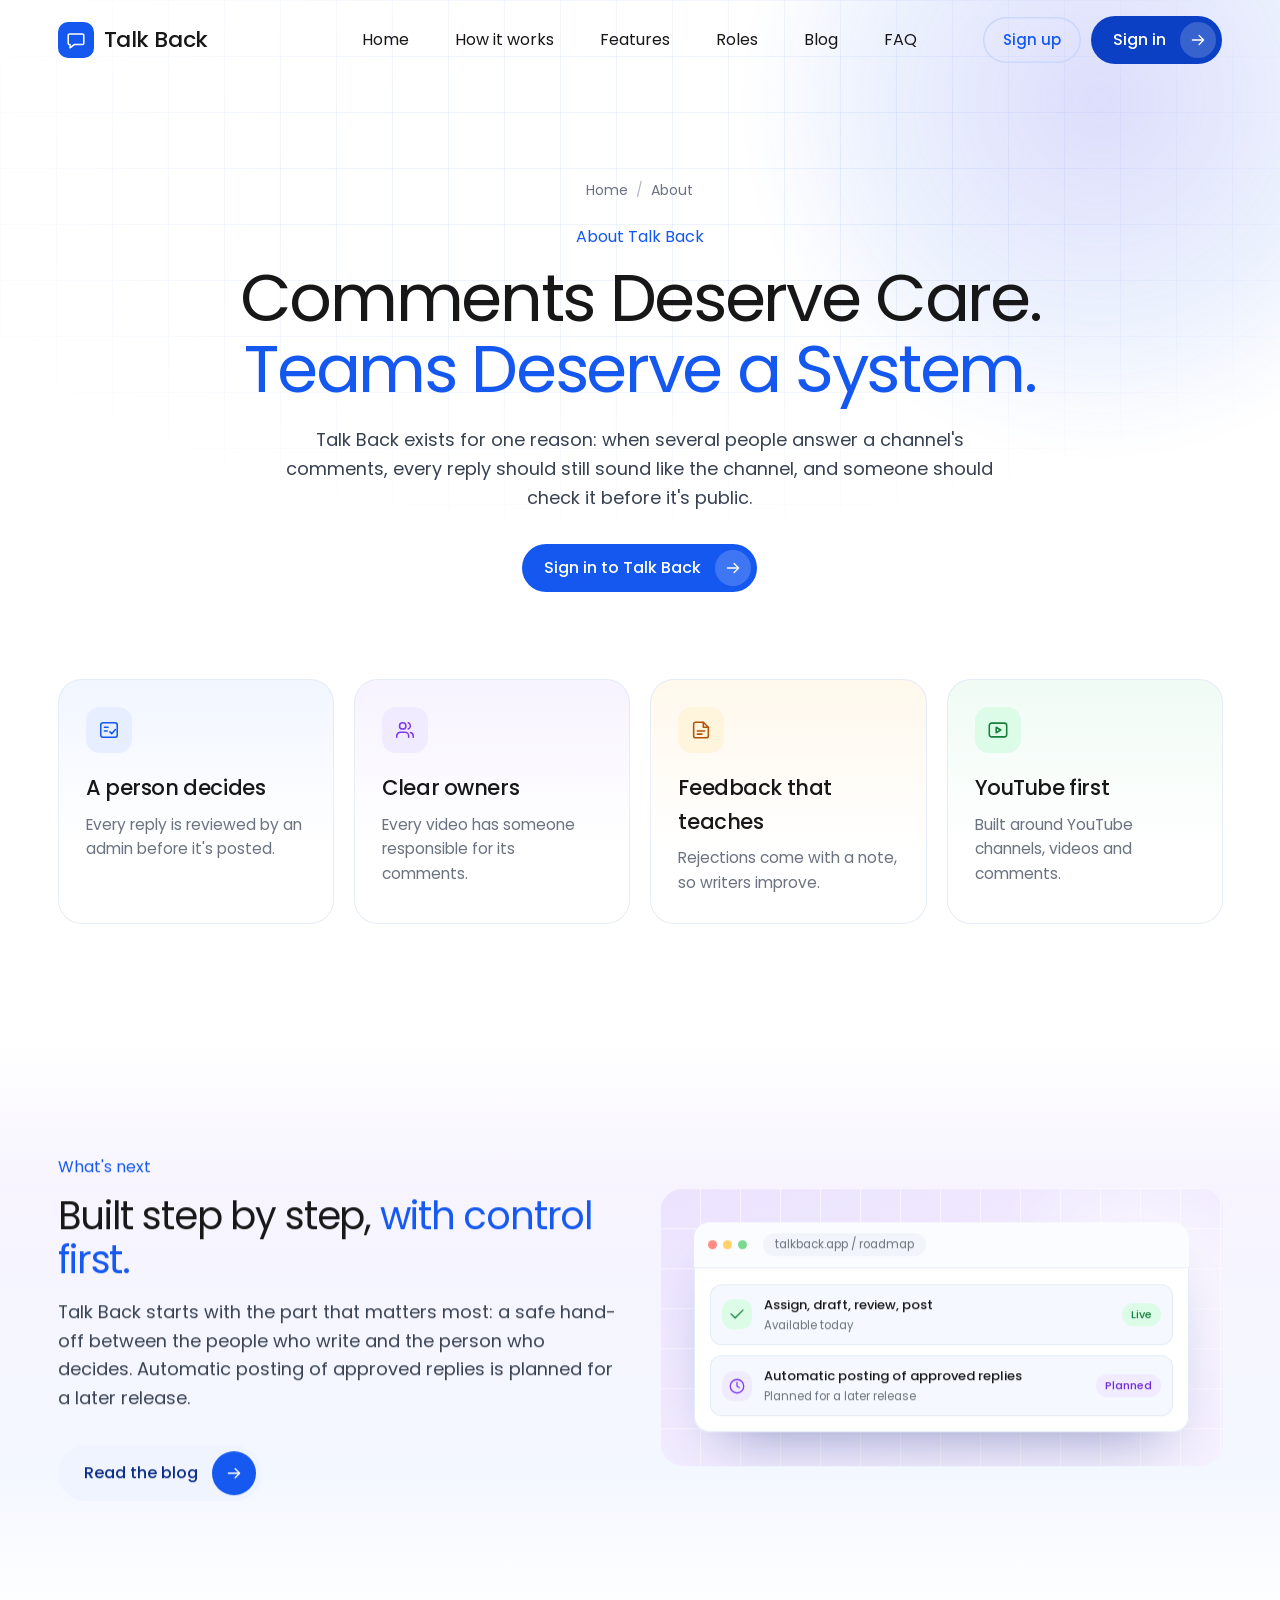
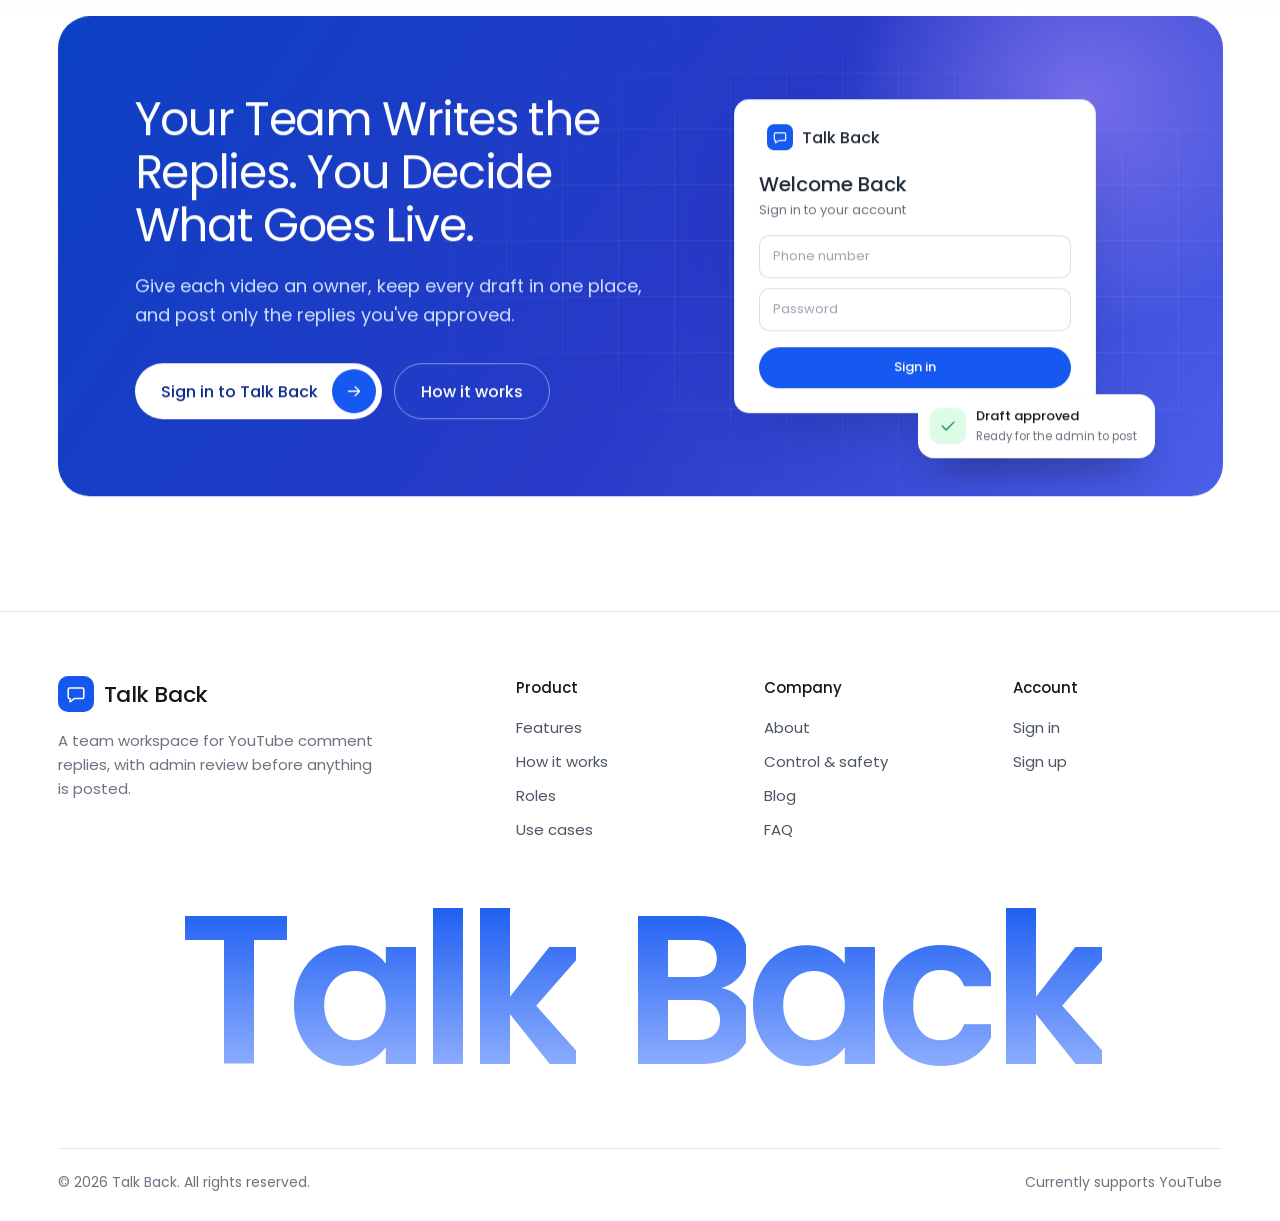
<file: about.html>
<!DOCTYPE html>
<html lang="en">
<head>
  <meta charset="UTF-8">
  <meta name="viewport" content="width=device-width, initial-scale=1">
  <title>About — Talk Back</title>
  <meta name="description" content="Why Talk Back exists: a safe hand-off between the people who write YouTube comment replies and the admin who decides what&#x27;s posted.">
  <meta name="robots" content="index, follow, max-image-preview:large">
  <link rel="canonical" href="https://talkback.bckofiz.com/about.html">
  <meta property="og:type" content="website">
  <meta property="og:site_name" content="Talk Back">
  <meta property="og:url" content="https://talkback.bckofiz.com/about.html">
  <meta property="og:title" content="About — Talk Back">
  <meta property="og:description" content="Why Talk Back exists: a safe hand-off between the people who write YouTube comment replies and the admin who decides what&#x27;s posted.">
  <meta property="og:image" content="https://talkback.bckofiz.com/assets/images/og-image.png">
  <meta name="twitter:card" content="summary_large_image">
  <meta name="twitter:title" content="About — Talk Back">
  <meta name="twitter:description" content="Why Talk Back exists: a safe hand-off between the people who write YouTube comment replies and the admin who decides what&#x27;s posted.">
  <meta name="twitter:image" content="https://talkback.bckofiz.com/assets/images/og-image.png">
  <link rel="apple-touch-icon" sizes="180x180" href="assets/images/apple-touch-icon.png">
  <link rel="icon" type="image/png" sizes="32x32" href="assets/images/favicon-32.png">
  <link rel="manifest" href="site.webmanifest">
  <script>document.documentElement.classList.add("js");</script>
  <link rel="stylesheet" href="css/style.css">
  <link rel="stylesheet" href="css/pages.css">
  <script type="application/ld+json">{"@context": "https://schema.org", "@type": "BreadcrumbList", "itemListElement": [{"@type": "ListItem", "position": 1, "name": "Home", "item": "https://talkback.bckofiz.com/"}, {"@type": "ListItem", "position": 2, "name": "About", "item": "https://talkback.bckofiz.com/about.html"}]}</script>
</head>
<body>
<!-- Icon sprite (same set as the home page) -->
<svg width="0" height="0" style="position:absolute" aria-hidden="true">
  <defs>
    <symbol id="i-logo" viewBox="0 0 24 24"><path d="M5 5.5h14a1.5 1.5 0 0 1 1.5 1.5v8.5A1.5 1.5 0 0 1 19 17H10l-4.5 3.5V17H5a1.5 1.5 0 0 1-1.5-1.5V7A1.5 1.5 0 0 1 5 5.5Z"/></symbol>
    <symbol id="i-grid" viewBox="0 0 24 24"><rect x="3.5" y="3.5" width="7" height="7" rx="1.5"/><rect x="13.5" y="3.5" width="7" height="7" rx="1.5"/><rect x="3.5" y="13.5" width="7" height="7" rx="1.5"/><rect x="13.5" y="13.5" width="7" height="7" rx="1.5"/></symbol>
    <symbol id="i-play" viewBox="0 0 24 24"><rect x="2.5" y="4.5" width="19" height="15" rx="2.5"/><path d="m10 9 5 3-5 3Z"/></symbol>
    <symbol id="i-approve" viewBox="0 0 24 24"><rect x="3" y="4" width="18" height="16" rx="2.5"/><path d="M7 9h4M7 13h3"/><path d="m13 14 2 2 4-4.5"/></symbol>
    <symbol id="i-users" viewBox="0 0 24 24"><path d="M16 20v-1.5a4 4 0 0 0-4-4H7a4 4 0 0 0-4 4V20"/><circle cx="9.5" cy="7.5" r="3.5"/><path d="M21 20v-1.5a4 4 0 0 0-3-3.85M15.5 4.2a3.5 3.5 0 0 1 0 6.6"/></symbol>
    <symbol id="i-plug" viewBox="0 0 24 24"><circle cx="12" cy="12" r="2.6"/><circle cx="5" cy="5.5" r="1.8"/><circle cx="19" cy="5.5" r="1.8"/><circle cx="5" cy="18.5" r="1.8"/><circle cx="19" cy="18.5" r="1.8"/><path d="m6.4 6.8 3.7 3.3M17.6 6.8l-3.7 3.3M6.4 17.2l3.7-3.3M17.6 17.2l-3.7-3.3"/></symbol>
    <symbol id="i-gear" viewBox="0 0 24 24"><circle cx="12" cy="12" r="3"/><path d="M12 2.5v3M12 18.5v3M2.5 12h3M18.5 12h3M5.3 5.3l2.1 2.1M16.6 16.6l2.1 2.1M5.3 18.7l2.1-2.1M16.6 7.4l2.1-2.1"/></symbol>
    <symbol id="i-bell" viewBox="0 0 24 24"><path d="M6 8.5a6 6 0 0 1 12 0c0 6.5 2.5 8.5 2.5 8.5h-17S6 15 6 8.5"/><path d="M10.3 20.5a1.9 1.9 0 0 0 3.4 0"/></symbol>
    <symbol id="i-sun" viewBox="0 0 24 24"><circle cx="12" cy="12" r="4"/><path d="M12 2.5v2M12 19.5v2M4.6 4.6l1.4 1.4M18 18l1.4 1.4M2.5 12h2M19.5 12h2M4.6 19.4 6 18M18 6l1.4-1.4"/></symbol>
    <symbol id="i-search" viewBox="0 0 24 24"><circle cx="11" cy="11" r="6.5"/><path d="m20.5 20.5-4.8-4.8"/></symbol>
    <symbol id="i-chev" viewBox="0 0 24 24"><path d="m6.5 9.5 5.5 5.5 5.5-5.5"/></symbol>
    <symbol id="i-arrow" viewBox="0 0 24 24"><path d="M4.5 12h15M13.5 6l6 6-6 6"/></symbol>
    <symbol id="i-back" viewBox="0 0 24 24"><path d="M19.5 12h-15M10.5 6l-6 6 6 6"/></symbol>
    <symbol id="i-check" viewBox="0 0 24 24"><path d="M20 6.5 9.5 17 4 11.5"/></symbol>
    <symbol id="i-check-c" viewBox="0 0 24 24"><circle cx="12" cy="12" r="9"/><path d="m8 12.3 2.7 2.7L16.2 9.5"/></symbol>
    <symbol id="i-x" viewBox="0 0 24 24"><path d="M18 6 6 18M6 6l12 12"/></symbol>
    <symbol id="i-pencil" viewBox="0 0 24 24"><path d="M16.5 3.5a2.6 2.6 0 0 1 3.7 3.7L7.5 20 3 21l1-4.5Z"/></symbol>
    <symbol id="i-trash" viewBox="0 0 24 24"><path d="M3.5 6.5h17M9 6.5V4h6v2.5M5.5 6.5l1 14h11l1-14M10 10.5v6M14 10.5v6"/></symbol>
    <symbol id="i-msg" viewBox="0 0 24 24"><path d="M20.5 15a2 2 0 0 1-2 2H8l-4.5 3.5V5.5a2 2 0 0 1 2-2h13a2 2 0 0 1 2 2Z"/></symbol>
    <symbol id="i-clock" viewBox="0 0 24 24"><circle cx="12" cy="12" r="9"/><path d="M12 7v5l3.2 2"/></symbol>
    <symbol id="i-list" viewBox="0 0 24 24"><path d="M8.5 6h12M8.5 12h12M8.5 18h12M3.5 6h.01M3.5 12h.01M3.5 18h.01"/></symbol>
    <symbol id="i-filter" viewBox="0 0 24 24"><path d="M21.5 4h-19l7.5 8.8V19l4 2v-8.2Z"/></symbol>
    <symbol id="i-lock" viewBox="0 0 24 24"><rect x="4" y="10.5" width="16" height="11" rx="2.5"/><path d="M8 10.5V7a4 4 0 0 1 8 0v3.5"/></symbol>
    <symbol id="i-shield" viewBox="0 0 24 24"><path d="M12 21.5s8-3.8 8-10V5.2L12 2.5 4 5.2v6.3c0 6.2 8 10 8 10"/><path d="m9 12 2 2 4-4.5"/></symbol>
    <symbol id="i-plus" viewBox="0 0 24 24"><path d="M12 5v14M5 12h14"/></symbol>
    <symbol id="i-dots" viewBox="0 0 24 24"><circle cx="12" cy="5.5" r="1.2"/><circle cx="12" cy="12" r="1.2"/><circle cx="12" cy="18.5" r="1.2"/></symbol>
    <symbol id="i-swap" viewBox="0 0 24 24"><path d="M4 8h14l-3.5-3.5M20 16H6l3.5 3.5"/></symbol>
    <symbol id="i-note" viewBox="0 0 24 24"><path d="M14.5 3.5H6a2 2 0 0 0-2 2v13a2 2 0 0 0 2 2h12a2 2 0 0 0 2-2V9Z"/><path d="M14.5 3.5V9H20M8 13h8M8 16.5h5"/></symbol>
    <symbol id="i-pulse" viewBox="0 0 24 24"><path d="M3 12h4l2.5-6 5 12 2.5-6h4"/></symbol>
  </defs>
</svg>

<a class="skip-link" href="#main">Skip to content</a>
<div class="progress" aria-hidden="true"><span></span></div>

<header class="nav" id="nav">
  <div class="container nav__inner">
    <a class="brand" href="index.html" aria-label="Talk Back home">
      <span class="brand__mark"><svg class="ic" aria-hidden="true"><use href="#i-logo"/></svg></span>
      Talk Back
    </a>
    <nav class="nav__links" id="navLinks" aria-label="Main">
      <a href="index.html">Home</a>
      <a href="how-it-works.html">How it works</a>
      <a href="features.html">Features</a>
      <a href="roles.html">Roles</a>
      <a href="blog.html">Blog</a>
      <a href="faq.html">FAQ</a>
      <a class="nav__mobile-cta nav__mobile-cta--ghost" href="https://talkback.bckofiz.com/signup">Sign up</a>
      <a class="nav__mobile-cta" href="https://talkback.bckofiz.com/login">Sign in</a>
    </nav>
    <div class="nav__actions">
      <a class="nav__signup" href="https://talkback.bckofiz.com/signup">Sign up</a>
      <a class="pill pill--blue nav__cta" href="https://talkback.bckofiz.com/login">Sign in <span class="pill__dot"><svg class="ic" aria-hidden="true"><use href="#i-arrow"/></svg></span></a>
    </div>
    <button class="nav__toggle" id="navToggle" type="button" aria-expanded="false" aria-controls="navLinks">
      <span class="sr-only">Open menu</span><i></i><i></i>
    </button>
  </div>
</header>

<main id="main">
<section class="phero" aria-labelledby="page-title">
  <div class="container phero__grid phero__grid--solo">
    <div>
      <nav class="crumbs" aria-label="Breadcrumb"><a href="index.html">Home</a><span aria-hidden="true">/</span><span>About</span></nav>
      <p class="eyebrow">About Talk Back</p>
      <h1 class="phero__title" id="page-title">Comments Deserve Care. <span class="b">Teams Deserve a System.</span></h1>
      <p class="lead">Talk Back exists for one reason: when several people answer a channel's comments, every reply should still sound like the channel, and someone should check it before it's public.</p>
      <div class="phero__actions"><a class="pill pill--blue" href="https://talkback.bckofiz.com/login">Sign in to Talk Back <span class="pill__dot"><svg class="ic" aria-hidden="true"><use href="#i-arrow"/></svg></span></a></div>
    </div>
    
  </div>
</section><section class="section" style="padding-top:10px">
  <div class="container">
<div class="tiles tiles--4" data-reveal data-stagger><article class="ptile t-blue"><span class="st st--blue"><svg class="ic" aria-hidden="true"><use href="#i-approve"/></svg></span><h3>A person decides</h3><p>Every reply is reviewed by an admin before it's posted.</p></article><article class="ptile t-violet"><span class="st st--violet"><svg class="ic" aria-hidden="true"><use href="#i-users"/></svg></span><h3>Clear owners</h3><p>Every video has someone responsible for its comments.</p></article><article class="ptile t-amber"><span class="st st--amber"><svg class="ic" aria-hidden="true"><use href="#i-note"/></svg></span><h3>Feedback that teaches</h3><p>Rejections come with a note, so writers improve.</p></article><article class="ptile t-green"><span class="st st--green"><svg class="ic" aria-hidden="true"><use href="#i-play"/></svg></span><h3>YouTube first</h3><p>Built around YouTube channels, videos and comments.</p></article></div>
  </div>
</section><section class="section tint tint--violet">
  <div class="container">
<div class="split" data-reveal><div><p class="eyebrow">What's next</p><h2 class="block-title">Built step by step, <span class="b">with control first.</span></h2><p class="lead">Talk Back starts with the part that matters most: a safe hand-off between the people who write and the person who decides. Automatic posting of approved replies is planned for a later release.</p><div class="phero__actions"><a class="pill pill--soft" href="blog.html">Read the blog <span class="pill__dot pill__dot--blue"><svg class="ic" aria-hidden="true"><use href="#i-arrow"/></svg></span></a></div></div><div class="scene s-violet" aria-hidden="true"><div class="win"><div class="win__bar"><i></i><i></i><i></i><span>talkback.app / roadmap</span></div><div class="win__body"><div class="row"><span class="st st--green" style="width:30px;height:30px"><svg class="ic" aria-hidden="true"><use href="#i-check"/></svg></span><div class="grow"><b>Assign, draft, review, post</b><small>Available today</small></div><span class="tag tag--green">Live</span></div><div class="row"><span class="st st--violet" style="width:30px;height:30px"><svg class="ic" aria-hidden="true"><use href="#i-clock"/></svg></span><div class="grow"><b>Automatic posting of approved replies</b><small>Planned for a later release</small></div><span class="tag tag--violet">Planned</span></div></div></div></div></div>
  </div>
</section><section class="cta" aria-labelledby="cta-title">
  <div class="container">
    <div class="cta__band" data-reveal>
      <div class="cta__copy">
        <h2 class="cta__title" id="cta-title">Your Team Writes the Replies. You Decide What Goes Live.</h2>
        <p>Give each video an owner, keep every draft in one place, and post only the replies you've approved.</p>
        <div class="cta__actions">
          <a class="pill pill--white" href="https://talkback.bckofiz.com/login">Sign in to Talk Back <span class="pill__dot pill__dot--blue"><svg class="ic" aria-hidden="true"><use href="#i-arrow"/></svg></span></a>
          <a class="pill pill--outline" href="how-it-works.html">How it works</a>
        </div>
      </div>
      <div class="cta__ui" aria-hidden="true">
        <div class="mini mini--signin">
          <div class="app__brand"><span class="app__logo"><svg class="ic" aria-hidden="true"><use href="#i-logo"/></svg></span>Talk Back</div>
          <p class="signin__h">Welcome Back</p>
          <p class="signin__s">Sign in to your account</p>
          <span class="field">Phone number</span>
          <span class="field">Password</span>
          <span class="conn__btn">Sign in</span>
        </div>
        <div class="toast"><span class="st st--green"><svg class="ic" aria-hidden="true"><use href="#i-check"/></svg></span><div><b>Draft approved</b><small>Ready for the admin to post</small></div></div>
      </div>
    </div>
  </div>
</section>
</main>

<footer class="footer">
  <div class="container footer__grid">
    <div class="footer__brand">
      <a class="brand" href="index.html" aria-label="Talk Back home"><span class="brand__mark"><svg class="ic" aria-hidden="true"><use href="#i-logo"/></svg></span>Talk Back</a>
      <p>A team workspace for YouTube comment replies, with admin review before anything is posted.</p>
    </div>
    <nav class="footer__col" aria-label="Product">
      <p>Product</p>
      <a href="features.html">Features</a><a href="how-it-works.html">How it works</a><a href="roles.html">Roles</a><a href="use-cases.html">Use cases</a>
    </nav>
    <nav class="footer__col" aria-label="Company">
      <p>Company</p>
      <a href="about.html">About</a><a href="security.html">Control &amp; safety</a><a href="blog.html">Blog</a><a href="faq.html">FAQ</a>
    </nav>
    <nav class="footer__col" aria-label="Account">
      <p>Account</p>
      <a href="https://talkback.bckofiz.com/login">Sign in</a>
      <a href="https://talkback.bckofiz.com/signup">Sign up</a>
    </nav>
  </div>
  <div class="container wordmark" aria-hidden="true"><span>T</span><span>a</span><span>l</span><span>k</span><span class="sp"></span><span>B</span><span>a</span><span>c</span><span>k</span></div>
  <div class="container footer__base">
    <span>© <span id="year">2026</span> Talk Back. All rights reserved.</span>
    <span>Currently supports YouTube</span>
  </div>
</footer>

<script src="js/vendor/gsap.min.js" defer></script>
<script src="js/vendor/ScrollTrigger.min.js" defer></script>
<script src="js/vendor/lenis.min.js" defer></script>
<script src="js/pages.js" defer></script>
</body>
</html>
</file>
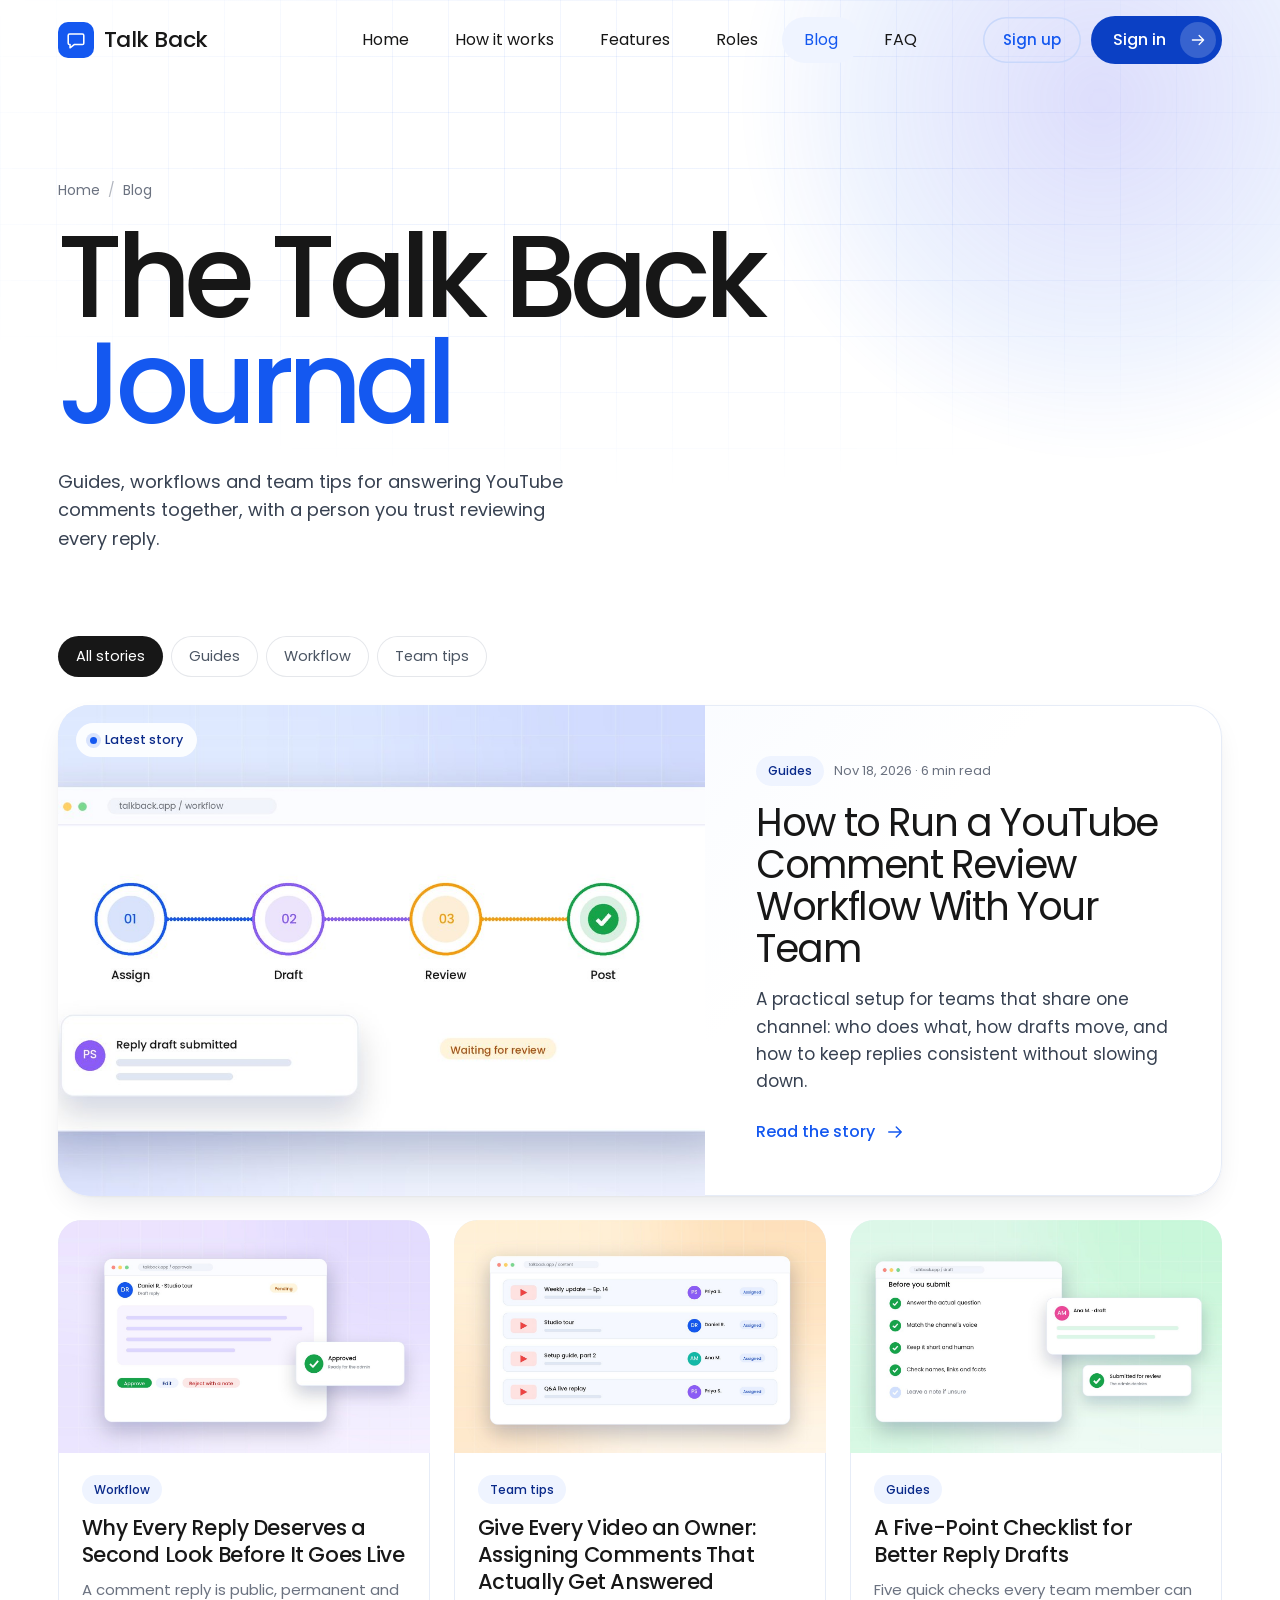
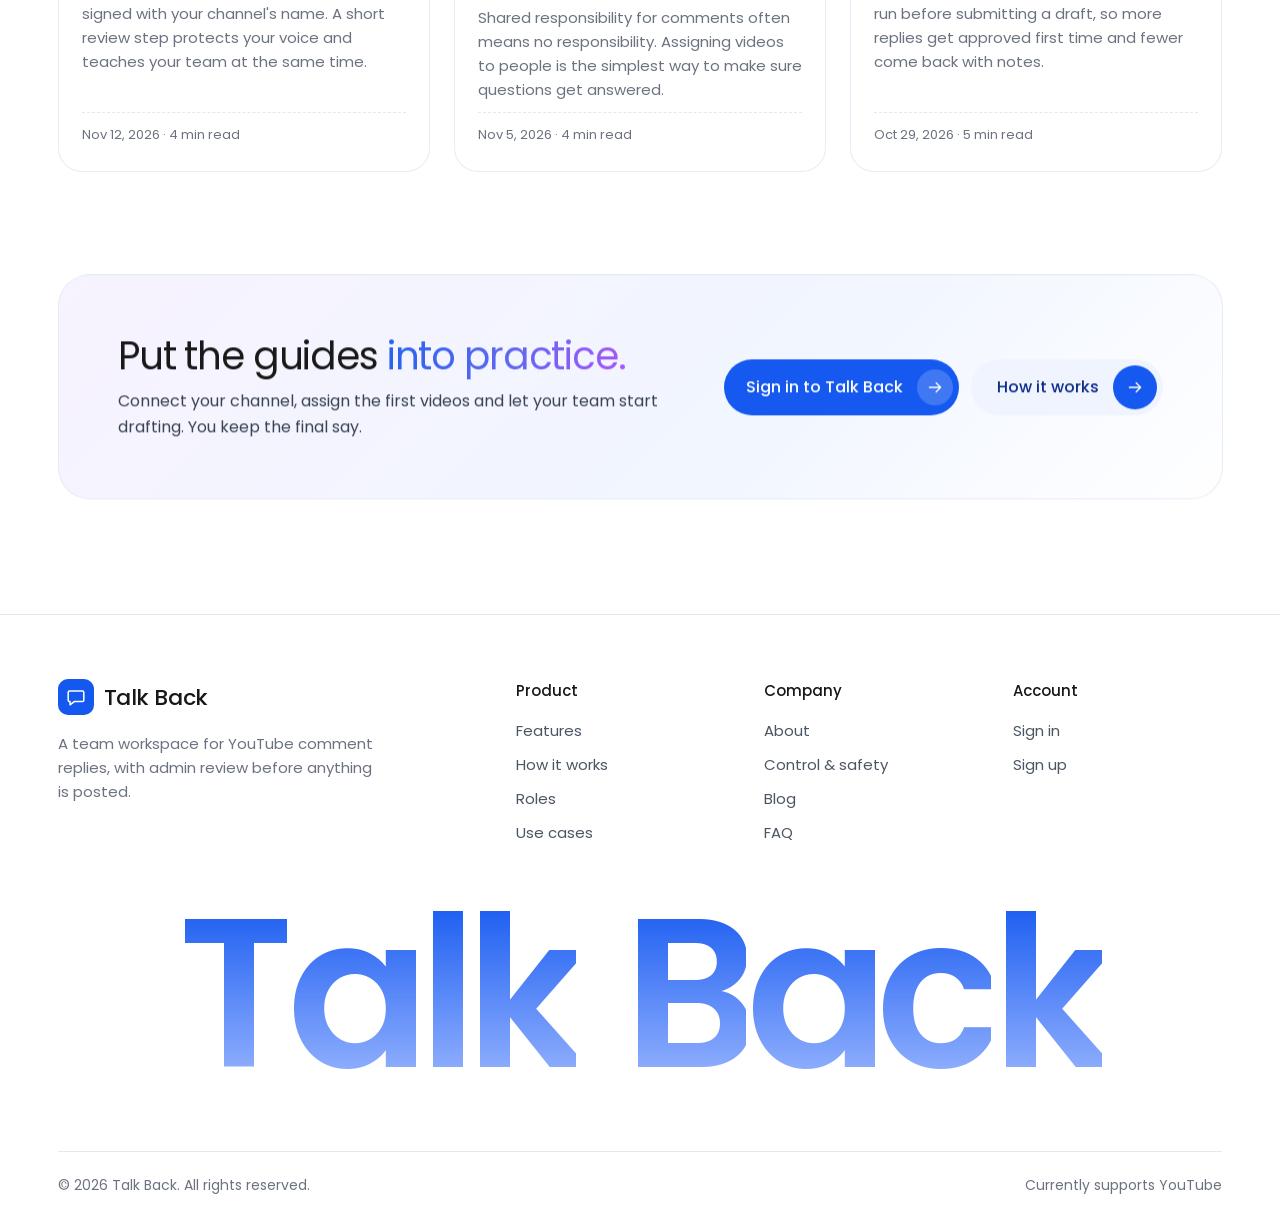
<file: blog.html>
<!DOCTYPE html>
<html lang="en">
<head>
  <meta charset="UTF-8">
  <meta name="viewport" content="width=device-width, initial-scale=1">
  <title>Blog — The Talk Back Journal</title>
  <meta name="description" content="Guides, workflows and team tips for answering YouTube comments together, with admin review before anything is posted.">
  <meta name="robots" content="index, follow, max-image-preview:large">
  <link rel="canonical" href="https://talkback.bckofiz.com/blog.html">
  <meta property="og:type" content="website">
  <meta property="og:site_name" content="Talk Back">
  <meta property="og:url" content="https://talkback.bckofiz.com/blog.html">
  <meta property="og:title" content="Blog — The Talk Back Journal">
  <meta property="og:description" content="Guides, workflows and team tips for answering YouTube comments together, with admin review before anything is posted.">
  <meta property="og:image" content="https://talkback.bckofiz.com/assets/images/og-image.png">
  <meta name="twitter:card" content="summary_large_image">
  <meta name="twitter:title" content="Blog — The Talk Back Journal">
  <meta name="twitter:description" content="Guides, workflows and team tips for answering YouTube comments together, with admin review before anything is posted.">
  <meta name="twitter:image" content="https://talkback.bckofiz.com/assets/images/og-image.png">
  <link rel="apple-touch-icon" sizes="180x180" href="assets/images/apple-touch-icon.png">
  <link rel="icon" type="image/png" sizes="32x32" href="assets/images/favicon-32.png">
  <link rel="manifest" href="site.webmanifest">
  <script>document.documentElement.classList.add("js");</script>
  <link rel="stylesheet" href="css/style.css">
  <link rel="stylesheet" href="css/pages.css">
  <script type="application/ld+json">{"@context": "https://schema.org", "@type": "Blog", "name": "The Talk Back Journal", "url": "https://talkback.bckofiz.com/blog.html", "blogPost": [{"@type": "BlogPosting", "headline": "How to Run a YouTube Comment Review Workflow With Your Team", "url": "https://talkback.bckofiz.com/blog/run-a-youtube-comment-review-workflow.html", "datePublished": "2026-11-18"}, {"@type": "BlogPosting", "headline": "Why Every Reply Deserves a Second Look Before It Goes Live", "url": "https://talkback.bckofiz.com/blog/why-every-reply-needs-a-second-look.html", "datePublished": "2026-11-12"}, {"@type": "BlogPosting", "headline": "Give Every Video an Owner: Assigning Comments That Actually Get Answered", "url": "https://talkback.bckofiz.com/blog/give-every-video-an-owner.html", "datePublished": "2026-11-05"}, {"@type": "BlogPosting", "headline": "A Five-Point Checklist for Better Reply Drafts", "url": "https://talkback.bckofiz.com/blog/checklist-for-better-reply-drafts.html", "datePublished": "2026-10-29"}]}</script>
</head>
<body>
<!-- Icon sprite (same set as the home page) -->
<svg width="0" height="0" style="position:absolute" aria-hidden="true">
  <defs>
    <symbol id="i-logo" viewBox="0 0 24 24"><path d="M5 5.5h14a1.5 1.5 0 0 1 1.5 1.5v8.5A1.5 1.5 0 0 1 19 17H10l-4.5 3.5V17H5a1.5 1.5 0 0 1-1.5-1.5V7A1.5 1.5 0 0 1 5 5.5Z"/></symbol>
    <symbol id="i-grid" viewBox="0 0 24 24"><rect x="3.5" y="3.5" width="7" height="7" rx="1.5"/><rect x="13.5" y="3.5" width="7" height="7" rx="1.5"/><rect x="3.5" y="13.5" width="7" height="7" rx="1.5"/><rect x="13.5" y="13.5" width="7" height="7" rx="1.5"/></symbol>
    <symbol id="i-play" viewBox="0 0 24 24"><rect x="2.5" y="4.5" width="19" height="15" rx="2.5"/><path d="m10 9 5 3-5 3Z"/></symbol>
    <symbol id="i-approve" viewBox="0 0 24 24"><rect x="3" y="4" width="18" height="16" rx="2.5"/><path d="M7 9h4M7 13h3"/><path d="m13 14 2 2 4-4.5"/></symbol>
    <symbol id="i-users" viewBox="0 0 24 24"><path d="M16 20v-1.5a4 4 0 0 0-4-4H7a4 4 0 0 0-4 4V20"/><circle cx="9.5" cy="7.5" r="3.5"/><path d="M21 20v-1.5a4 4 0 0 0-3-3.85M15.5 4.2a3.5 3.5 0 0 1 0 6.6"/></symbol>
    <symbol id="i-plug" viewBox="0 0 24 24"><circle cx="12" cy="12" r="2.6"/><circle cx="5" cy="5.5" r="1.8"/><circle cx="19" cy="5.5" r="1.8"/><circle cx="5" cy="18.5" r="1.8"/><circle cx="19" cy="18.5" r="1.8"/><path d="m6.4 6.8 3.7 3.3M17.6 6.8l-3.7 3.3M6.4 17.2l3.7-3.3M17.6 17.2l-3.7-3.3"/></symbol>
    <symbol id="i-gear" viewBox="0 0 24 24"><circle cx="12" cy="12" r="3"/><path d="M12 2.5v3M12 18.5v3M2.5 12h3M18.5 12h3M5.3 5.3l2.1 2.1M16.6 16.6l2.1 2.1M5.3 18.7l2.1-2.1M16.6 7.4l2.1-2.1"/></symbol>
    <symbol id="i-bell" viewBox="0 0 24 24"><path d="M6 8.5a6 6 0 0 1 12 0c0 6.5 2.5 8.5 2.5 8.5h-17S6 15 6 8.5"/><path d="M10.3 20.5a1.9 1.9 0 0 0 3.4 0"/></symbol>
    <symbol id="i-sun" viewBox="0 0 24 24"><circle cx="12" cy="12" r="4"/><path d="M12 2.5v2M12 19.5v2M4.6 4.6l1.4 1.4M18 18l1.4 1.4M2.5 12h2M19.5 12h2M4.6 19.4 6 18M18 6l1.4-1.4"/></symbol>
    <symbol id="i-search" viewBox="0 0 24 24"><circle cx="11" cy="11" r="6.5"/><path d="m20.5 20.5-4.8-4.8"/></symbol>
    <symbol id="i-chev" viewBox="0 0 24 24"><path d="m6.5 9.5 5.5 5.5 5.5-5.5"/></symbol>
    <symbol id="i-arrow" viewBox="0 0 24 24"><path d="M4.5 12h15M13.5 6l6 6-6 6"/></symbol>
    <symbol id="i-back" viewBox="0 0 24 24"><path d="M19.5 12h-15M10.5 6l-6 6 6 6"/></symbol>
    <symbol id="i-check" viewBox="0 0 24 24"><path d="M20 6.5 9.5 17 4 11.5"/></symbol>
    <symbol id="i-check-c" viewBox="0 0 24 24"><circle cx="12" cy="12" r="9"/><path d="m8 12.3 2.7 2.7L16.2 9.5"/></symbol>
    <symbol id="i-x" viewBox="0 0 24 24"><path d="M18 6 6 18M6 6l12 12"/></symbol>
    <symbol id="i-pencil" viewBox="0 0 24 24"><path d="M16.5 3.5a2.6 2.6 0 0 1 3.7 3.7L7.5 20 3 21l1-4.5Z"/></symbol>
    <symbol id="i-trash" viewBox="0 0 24 24"><path d="M3.5 6.5h17M9 6.5V4h6v2.5M5.5 6.5l1 14h11l1-14M10 10.5v6M14 10.5v6"/></symbol>
    <symbol id="i-msg" viewBox="0 0 24 24"><path d="M20.5 15a2 2 0 0 1-2 2H8l-4.5 3.5V5.5a2 2 0 0 1 2-2h13a2 2 0 0 1 2 2Z"/></symbol>
    <symbol id="i-clock" viewBox="0 0 24 24"><circle cx="12" cy="12" r="9"/><path d="M12 7v5l3.2 2"/></symbol>
    <symbol id="i-list" viewBox="0 0 24 24"><path d="M8.5 6h12M8.5 12h12M8.5 18h12M3.5 6h.01M3.5 12h.01M3.5 18h.01"/></symbol>
    <symbol id="i-filter" viewBox="0 0 24 24"><path d="M21.5 4h-19l7.5 8.8V19l4 2v-8.2Z"/></symbol>
    <symbol id="i-lock" viewBox="0 0 24 24"><rect x="4" y="10.5" width="16" height="11" rx="2.5"/><path d="M8 10.5V7a4 4 0 0 1 8 0v3.5"/></symbol>
    <symbol id="i-shield" viewBox="0 0 24 24"><path d="M12 21.5s8-3.8 8-10V5.2L12 2.5 4 5.2v6.3c0 6.2 8 10 8 10"/><path d="m9 12 2 2 4-4.5"/></symbol>
    <symbol id="i-plus" viewBox="0 0 24 24"><path d="M12 5v14M5 12h14"/></symbol>
    <symbol id="i-dots" viewBox="0 0 24 24"><circle cx="12" cy="5.5" r="1.2"/><circle cx="12" cy="12" r="1.2"/><circle cx="12" cy="18.5" r="1.2"/></symbol>
    <symbol id="i-swap" viewBox="0 0 24 24"><path d="M4 8h14l-3.5-3.5M20 16H6l3.5 3.5"/></symbol>
    <symbol id="i-note" viewBox="0 0 24 24"><path d="M14.5 3.5H6a2 2 0 0 0-2 2v13a2 2 0 0 0 2 2h12a2 2 0 0 0 2-2V9Z"/><path d="M14.5 3.5V9H20M8 13h8M8 16.5h5"/></symbol>
    <symbol id="i-pulse" viewBox="0 0 24 24"><path d="M3 12h4l2.5-6 5 12 2.5-6h4"/></symbol>
  </defs>
</svg>

<a class="skip-link" href="#main">Skip to content</a>
<div class="progress" aria-hidden="true"><span></span></div>

<header class="nav" id="nav">
  <div class="container nav__inner">
    <a class="brand" href="index.html" aria-label="Talk Back home">
      <span class="brand__mark"><svg class="ic" aria-hidden="true"><use href="#i-logo"/></svg></span>
      Talk Back
    </a>
    <nav class="nav__links" id="navLinks" aria-label="Main">
      <a href="index.html">Home</a>
      <a href="how-it-works.html">How it works</a>
      <a href="features.html">Features</a>
      <a href="roles.html">Roles</a>
      <a href="blog.html" aria-current="page">Blog</a>
      <a href="faq.html">FAQ</a>
      <a class="nav__mobile-cta nav__mobile-cta--ghost" href="https://talkback.bckofiz.com/signup">Sign up</a>
      <a class="nav__mobile-cta" href="https://talkback.bckofiz.com/login">Sign in</a>
    </nav>
    <div class="nav__actions">
      <a class="nav__signup" href="https://talkback.bckofiz.com/signup">Sign up</a>
      <a class="pill pill--blue nav__cta" href="https://talkback.bckofiz.com/login">Sign in <span class="pill__dot"><svg class="ic" aria-hidden="true"><use href="#i-arrow"/></svg></span></a>
    </div>
    <button class="nav__toggle" id="navToggle" type="button" aria-expanded="false" aria-controls="navLinks">
      <span class="sr-only">Open menu</span><i></i><i></i>
    </button>
  </div>
</header>

<main id="main">
<section class="phero jhero" aria-labelledby="page-title">
  <div class="container">
    <nav class="crumbs" aria-label="Breadcrumb"><a href="index.html">Home</a><span aria-hidden="true">/</span><span>Blog</span></nav>
    <div class="jhero__row">
      <h1 class="jhero__title" id="page-title"><span>The Talk&nbsp;Back</span><br><span class="b">Journal</span></h1>
      <p class="lead">Guides, workflows and team tips for answering YouTube comments together, with a person you trust reviewing every reply.</p>
    </div>
  </div>
</section>
<section class="section" style="padding-top:0">
  <div class="container">
    <div class="jfilter" role="group" aria-label="Filter stories by topic"><button type="button" data-all aria-pressed="true">All stories</button></div>
    <div class="jfeat">
          <a class="jfeat__card" href="blog/run-a-youtube-comment-review-workflow.html">
            <div class="jfeat__media"><span class="jlabel"><i></i>Latest story</span><img src="/assets/uploads/eebf1c0618e7489336598c23.jpg" alt="A coded workflow: Assign, Draft, Review and Post, with a reply draft waiting for review" width="1600" height="900"></div>
            <div class="jfeat__body">
              <span class="jfeat__kicker"><span class="jcard__tag">Guides</span><span>Nov 18, 2026 · 6 min read</span></span>
              <h3>How to Run a YouTube Comment Review Workflow With Your Team</h3>
              <p>A practical setup for teams that share one channel: who does what, how drafts move, and how to keep replies consistent without slowing down.</p>
              <span class="jfeat__more">Read the story <svg class="ic" aria-hidden="true"><use href="#i-arrow"/></svg></span>
            </div>
          </a>
    </div>
    <div class="jgrid">
          <a class="jcard" href="blog/why-every-reply-needs-a-second-look.html">
            <div class="jcard__media"><img src="/assets/uploads/f8ca97261ee2db5c7506fd24.jpg" alt="A reply draft with Approve, Edit and Reject buttons, and an Approved badge" loading="lazy" width="1600" height="900"></div>
            <div class="jcard__body">
              <span class="jcard__tag">Workflow</span>
              <h3>Why Every Reply Deserves a Second Look Before It Goes Live</h3>
              <p>A comment reply is public, permanent and signed with your channel's name. A short review step protects your voice and teaches your team at the same time.</p>
              <span class="jcard__meta">Nov 12, 2026 · 4 min read</span>
            </div>
          </a>
          <a class="jcard" href="blog/give-every-video-an-owner.html">
            <div class="jcard__media"><img src="/assets/uploads/2faeffa73cda72f74f41e173.jpg" alt="A video list where each video is assigned to a team member" loading="lazy" width="1600" height="900"></div>
            <div class="jcard__body">
              <span class="jcard__tag">Team tips</span>
              <h3>Give Every Video an Owner: Assigning Comments That Actually Get Answered</h3>
              <p>Shared responsibility for comments often means no responsibility. Assigning videos to people is the simplest way to make sure questions get answered.</p>
              <span class="jcard__meta">Nov 5, 2026 · 4 min read</span>
            </div>
          </a>
          <a class="jcard" href="blog/checklist-for-better-reply-drafts.html">
            <div class="jcard__media"><img src="/assets/uploads/4fb14b7cc294d7f6a2a4aacc.jpg" alt="A checklist titled Before you submit, next to a submitted reply draft" loading="lazy" width="1600" height="900"></div>
            <div class="jcard__body">
              <span class="jcard__tag">Guides</span>
              <h3>A Five-Point Checklist for Better Reply Drafts</h3>
              <p>Five quick checks every team member can run before submitting a draft, so more replies get approved first time and fewer come back with notes.</p>
              <span class="jcard__meta">Oct 29, 2026 · 5 min read</span>
            </div>
          </a>
    </div>
    <p class="jempty">No stories in this topic yet.</p>
    <div class="jnews" data-reveal>
      <div><h2>Put the guides <span class="grad-text">into practice.</span></h2><p>Connect your channel, assign the first videos and let your team start drafting. You keep the final say.</p></div>
      <div class="phero__actions"><a class="pill pill--blue" href="https://talkback.bckofiz.com/login">Sign in to Talk Back <span class="pill__dot"><svg class="ic" aria-hidden="true"><use href="#i-arrow"/></svg></span></a><a class="pill pill--soft" href="how-it-works.html">How it works <span class="pill__dot pill__dot--blue"><svg class="ic" aria-hidden="true"><use href="#i-arrow"/></svg></span></a></div>
    </div>
  </div>
</section>
</main>

<footer class="footer">
  <div class="container footer__grid">
    <div class="footer__brand">
      <a class="brand" href="index.html" aria-label="Talk Back home"><span class="brand__mark"><svg class="ic" aria-hidden="true"><use href="#i-logo"/></svg></span>Talk Back</a>
      <p>A team workspace for YouTube comment replies, with admin review before anything is posted.</p>
    </div>
    <nav class="footer__col" aria-label="Product">
      <p>Product</p>
      <a href="features.html">Features</a><a href="how-it-works.html">How it works</a><a href="roles.html">Roles</a><a href="use-cases.html">Use cases</a>
    </nav>
    <nav class="footer__col" aria-label="Company">
      <p>Company</p>
      <a href="about.html">About</a><a href="security.html">Control &amp; safety</a><a href="blog.html">Blog</a><a href="faq.html">FAQ</a>
    </nav>
    <nav class="footer__col" aria-label="Account">
      <p>Account</p>
      <a href="https://talkback.bckofiz.com/login">Sign in</a>
      <a href="https://talkback.bckofiz.com/signup">Sign up</a>
    </nav>
  </div>
  <div class="container wordmark" aria-hidden="true"><span>T</span><span>a</span><span>l</span><span>k</span><span class="sp"></span><span>B</span><span>a</span><span>c</span><span>k</span></div>
  <div class="container footer__base">
    <span>© <span id="year">2026</span> Talk Back. All rights reserved.</span>
    <span>Currently supports YouTube</span>
  </div>
</footer>

<script src="js/vendor/gsap.min.js" defer></script>
<script src="js/vendor/ScrollTrigger.min.js" defer></script>
<script src="js/vendor/lenis.min.js" defer></script>
<script src="js/pages.js" defer></script>
</body>
</html>
</file>
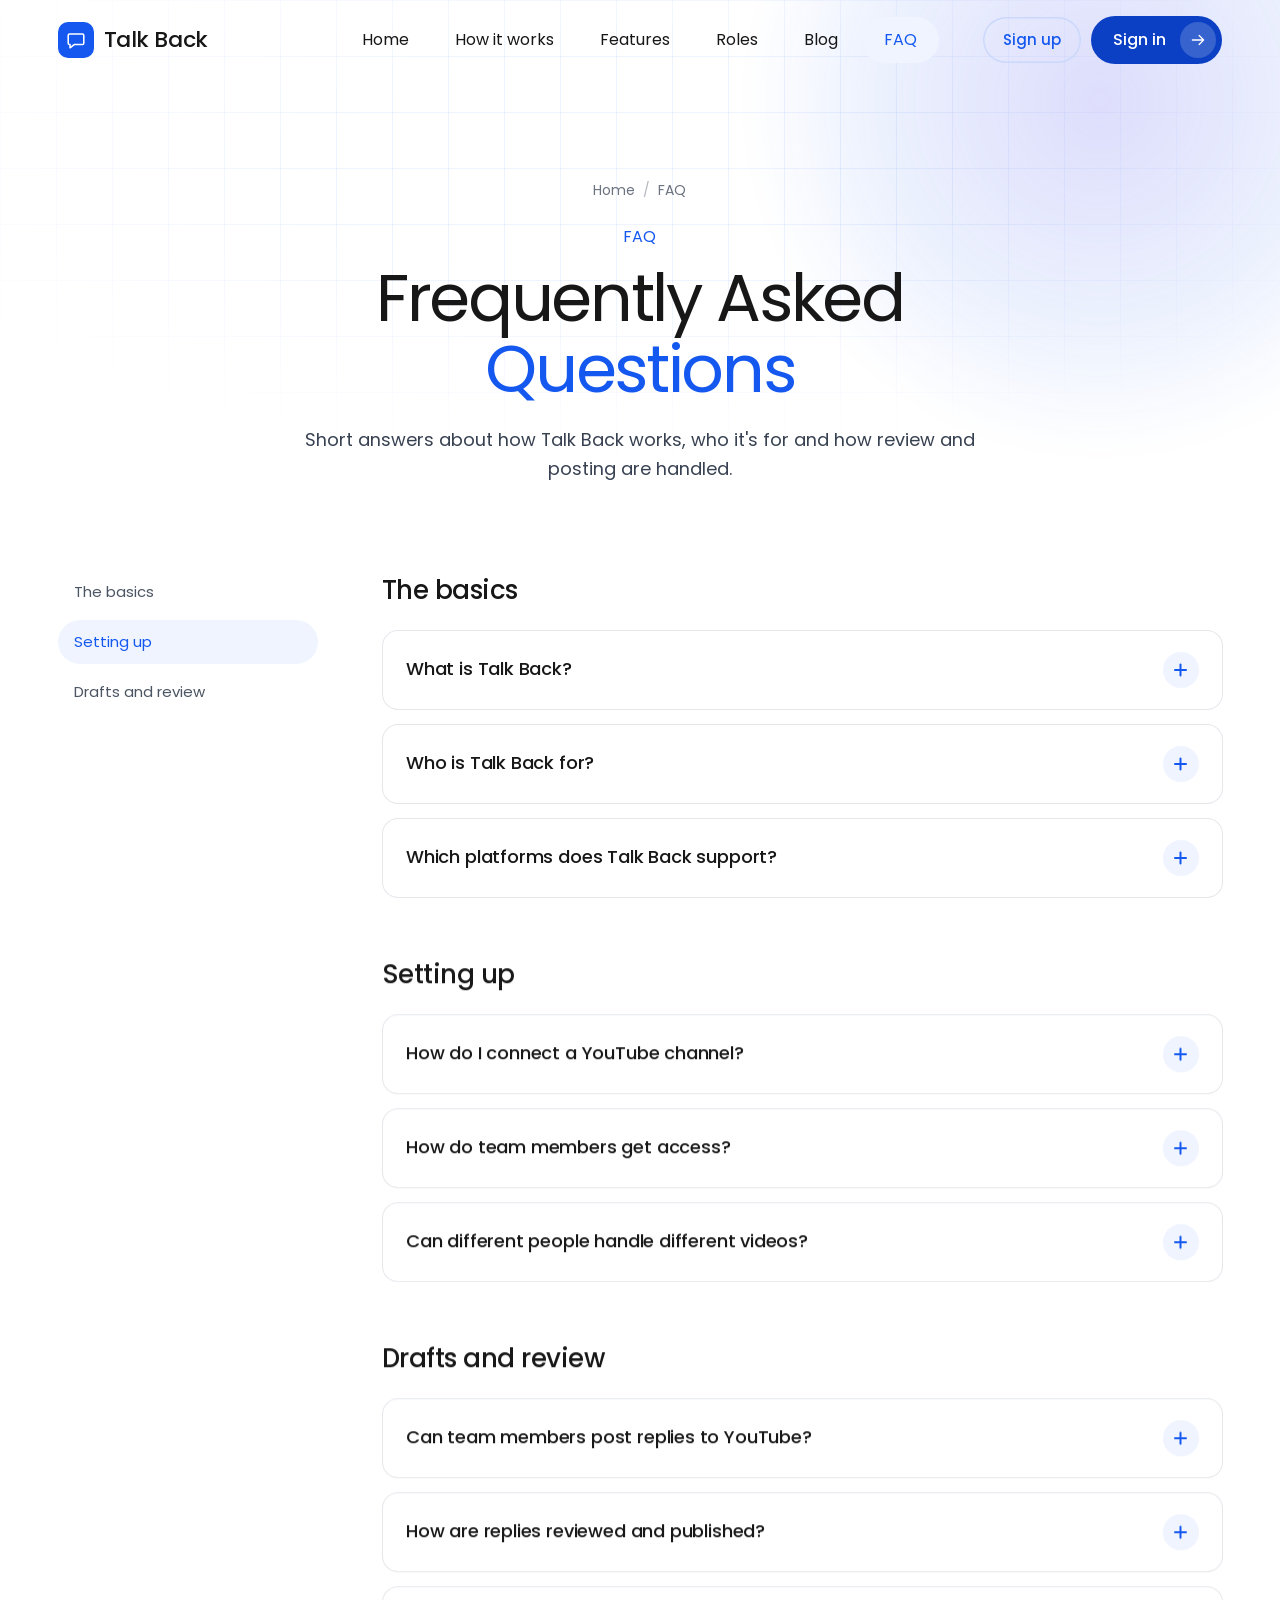
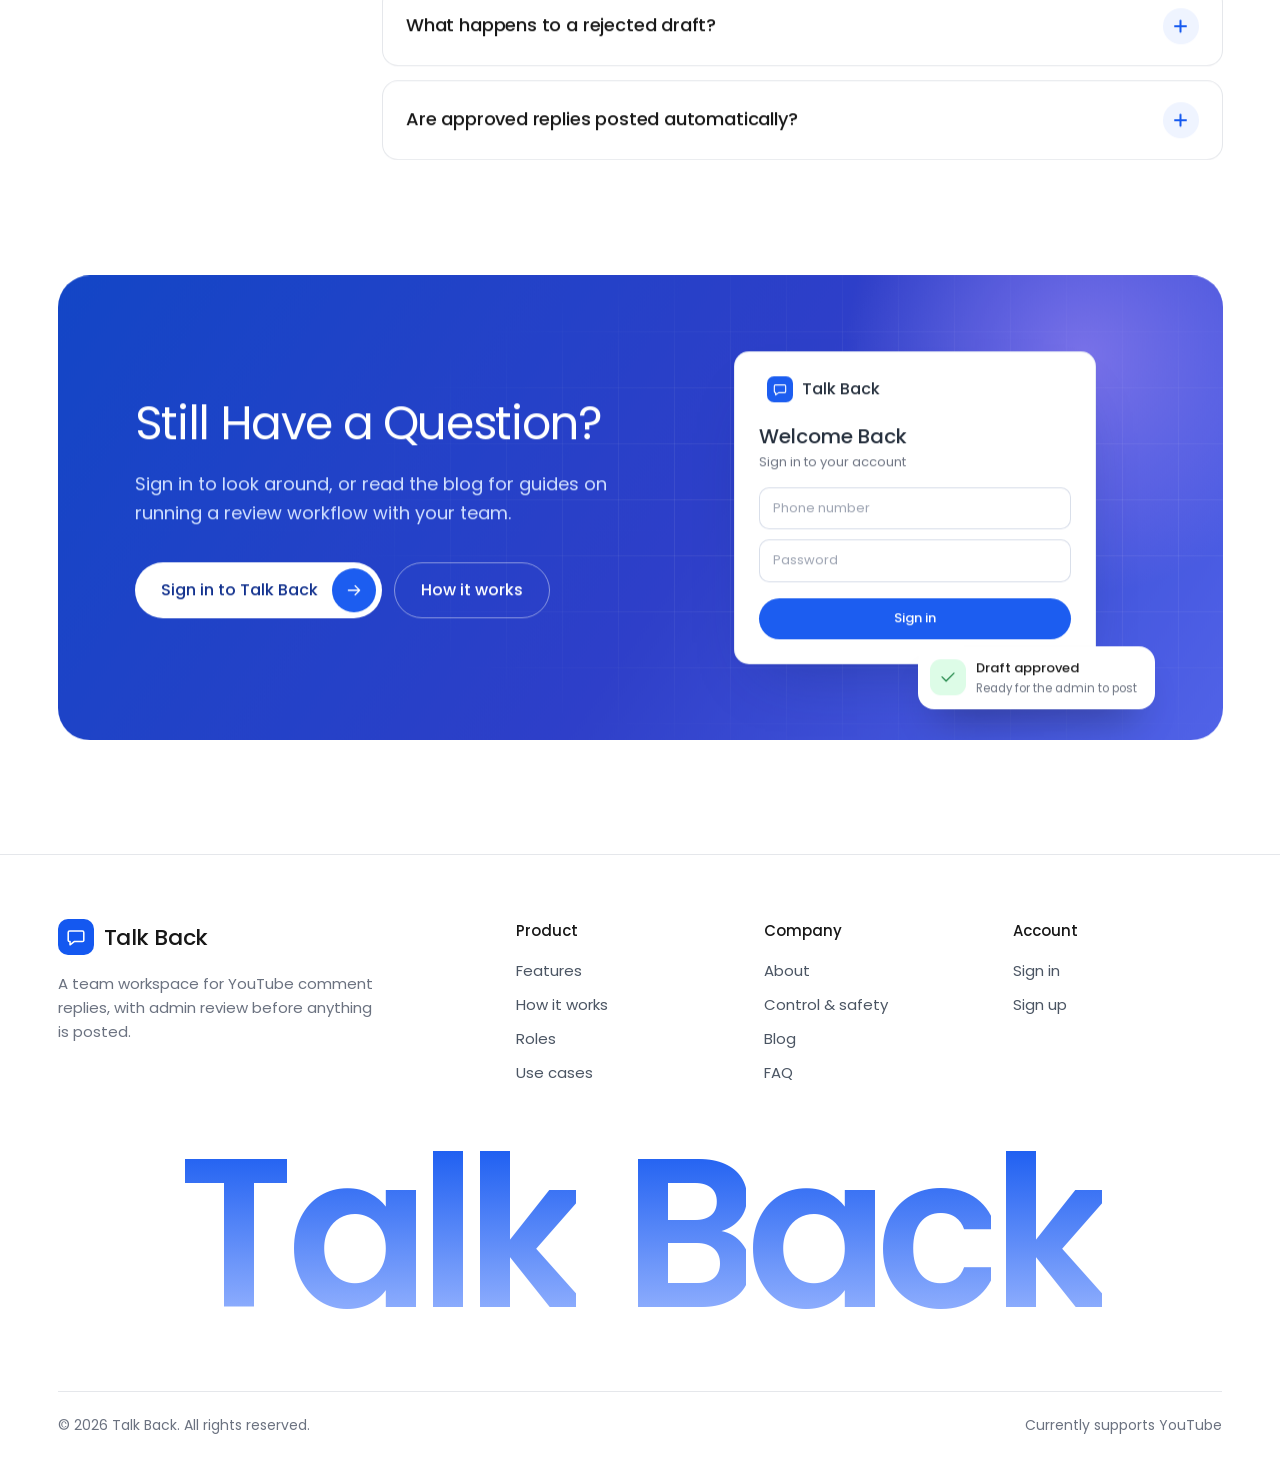
<file: faq.html>
<!DOCTYPE html>
<html lang="en">
<head>
  <meta charset="UTF-8">
  <meta name="viewport" content="width=device-width, initial-scale=1">
  <title>FAQ — Talk Back</title>
  <meta name="description" content="Answers about Talk Back: what it is, who it&#x27;s for, connecting YouTube, assigning videos, reviewing drafts and posting replies.">
  <meta name="robots" content="index, follow, max-image-preview:large">
  <link rel="canonical" href="https://talkback.bckofiz.com/faq.html">
  <meta property="og:type" content="website">
  <meta property="og:site_name" content="Talk Back">
  <meta property="og:url" content="https://talkback.bckofiz.com/faq.html">
  <meta property="og:title" content="FAQ — Talk Back">
  <meta property="og:description" content="Answers about Talk Back: what it is, who it&#x27;s for, connecting YouTube, assigning videos, reviewing drafts and posting replies.">
  <meta property="og:image" content="https://talkback.bckofiz.com/assets/images/og-image.png">
  <meta name="twitter:card" content="summary_large_image">
  <meta name="twitter:title" content="FAQ — Talk Back">
  <meta name="twitter:description" content="Answers about Talk Back: what it is, who it&#x27;s for, connecting YouTube, assigning videos, reviewing drafts and posting replies.">
  <meta name="twitter:image" content="https://talkback.bckofiz.com/assets/images/og-image.png">
  <link rel="apple-touch-icon" sizes="180x180" href="assets/images/apple-touch-icon.png">
  <link rel="icon" type="image/png" sizes="32x32" href="assets/images/favicon-32.png">
  <link rel="manifest" href="site.webmanifest">
  <script>document.documentElement.classList.add("js");</script>
  <link rel="stylesheet" href="css/style.css">
  <link rel="stylesheet" href="css/pages.css">
  <script type="application/ld+json">{"@context": "https://schema.org", "@type": "FAQPage", "mainEntity": [{"@type": "Question", "name": "What is Talk Back?", "acceptedAnswer": {"@type": "Answer", "text": "Talk Back is a team workspace for replying to YouTube comments. Admins assign videos to team members, team members write reply drafts, and an admin reviews and approves every draft before it's posted to YouTube."}}, {"@type": "Question", "name": "Who is Talk Back for?", "acceptedAnswer": {"@type": "Answer", "text": "Teams that share one YouTube channel's comment section, such as brands, creators with staff, agencies and community teams, who want several people drafting replies while an admin keeps the final say."}}, {"@type": "Question", "name": "Which platforms does Talk Back support?", "acceptedAnswer": {"@type": "Answer", "text": "YouTube. The current workflow is built around YouTube channels, videos and comments. Other platforms aren't available."}}, {"@type": "Question", "name": "How do I connect a YouTube channel?", "acceptedAnswer": {"@type": "Answer", "text": "An admin connects it from Platform Connections. Once connected, the channel's videos appear under Content."}}, {"@type": "Question", "name": "How do team members get access?", "acceptedAnswer": {"@type": "Answer", "text": "An admin adds them as users. Team members sign in with their own Talk Back accounts."}}, {"@type": "Question", "name": "Can different people handle different videos?", "acceptedAnswer": {"@type": "Answer", "text": "Yes. Admins assign one or more videos to each team member and can reassign them at any time. You can filter videos by assignee."}}, {"@type": "Question", "name": "Can team members post replies to YouTube?", "acceptedAnswer": {"@type": "Answer", "text": "No. Team members write drafts and submit them for review. Only admins can post."}}, {"@type": "Question", "name": "How are replies reviewed and published?", "acceptedAnswer": {"@type": "Answer", "text": "Submitted drafts appear in the admin's approval queue. The admin can edit, reject with a note, or approve. Approved replies are then posted to YouTube by an admin."}}, {"@type": "Question", "name": "What happens to a rejected draft?", "acceptedAnswer": {"@type": "Answer", "text": "It goes back to its author with the admin's note. They can edit it and submit it again."}}, {"@type": "Question", "name": "Are approved replies posted automatically?", "acceptedAnswer": {"@type": "Answer", "text": "Not today. Publishing is a manual admin step. Automatic posting is planned for a later release."}}]}</script>
</head>
<body>
<!-- Icon sprite (same set as the home page) -->
<svg width="0" height="0" style="position:absolute" aria-hidden="true">
  <defs>
    <symbol id="i-logo" viewBox="0 0 24 24"><path d="M5 5.5h14a1.5 1.5 0 0 1 1.5 1.5v8.5A1.5 1.5 0 0 1 19 17H10l-4.5 3.5V17H5a1.5 1.5 0 0 1-1.5-1.5V7A1.5 1.5 0 0 1 5 5.5Z"/></symbol>
    <symbol id="i-grid" viewBox="0 0 24 24"><rect x="3.5" y="3.5" width="7" height="7" rx="1.5"/><rect x="13.5" y="3.5" width="7" height="7" rx="1.5"/><rect x="3.5" y="13.5" width="7" height="7" rx="1.5"/><rect x="13.5" y="13.5" width="7" height="7" rx="1.5"/></symbol>
    <symbol id="i-play" viewBox="0 0 24 24"><rect x="2.5" y="4.5" width="19" height="15" rx="2.5"/><path d="m10 9 5 3-5 3Z"/></symbol>
    <symbol id="i-approve" viewBox="0 0 24 24"><rect x="3" y="4" width="18" height="16" rx="2.5"/><path d="M7 9h4M7 13h3"/><path d="m13 14 2 2 4-4.5"/></symbol>
    <symbol id="i-users" viewBox="0 0 24 24"><path d="M16 20v-1.5a4 4 0 0 0-4-4H7a4 4 0 0 0-4 4V20"/><circle cx="9.5" cy="7.5" r="3.5"/><path d="M21 20v-1.5a4 4 0 0 0-3-3.85M15.5 4.2a3.5 3.5 0 0 1 0 6.6"/></symbol>
    <symbol id="i-plug" viewBox="0 0 24 24"><circle cx="12" cy="12" r="2.6"/><circle cx="5" cy="5.5" r="1.8"/><circle cx="19" cy="5.5" r="1.8"/><circle cx="5" cy="18.5" r="1.8"/><circle cx="19" cy="18.5" r="1.8"/><path d="m6.4 6.8 3.7 3.3M17.6 6.8l-3.7 3.3M6.4 17.2l3.7-3.3M17.6 17.2l-3.7-3.3"/></symbol>
    <symbol id="i-gear" viewBox="0 0 24 24"><circle cx="12" cy="12" r="3"/><path d="M12 2.5v3M12 18.5v3M2.5 12h3M18.5 12h3M5.3 5.3l2.1 2.1M16.6 16.6l2.1 2.1M5.3 18.7l2.1-2.1M16.6 7.4l2.1-2.1"/></symbol>
    <symbol id="i-bell" viewBox="0 0 24 24"><path d="M6 8.5a6 6 0 0 1 12 0c0 6.5 2.5 8.5 2.5 8.5h-17S6 15 6 8.5"/><path d="M10.3 20.5a1.9 1.9 0 0 0 3.4 0"/></symbol>
    <symbol id="i-sun" viewBox="0 0 24 24"><circle cx="12" cy="12" r="4"/><path d="M12 2.5v2M12 19.5v2M4.6 4.6l1.4 1.4M18 18l1.4 1.4M2.5 12h2M19.5 12h2M4.6 19.4 6 18M18 6l1.4-1.4"/></symbol>
    <symbol id="i-search" viewBox="0 0 24 24"><circle cx="11" cy="11" r="6.5"/><path d="m20.5 20.5-4.8-4.8"/></symbol>
    <symbol id="i-chev" viewBox="0 0 24 24"><path d="m6.5 9.5 5.5 5.5 5.5-5.5"/></symbol>
    <symbol id="i-arrow" viewBox="0 0 24 24"><path d="M4.5 12h15M13.5 6l6 6-6 6"/></symbol>
    <symbol id="i-back" viewBox="0 0 24 24"><path d="M19.5 12h-15M10.5 6l-6 6 6 6"/></symbol>
    <symbol id="i-check" viewBox="0 0 24 24"><path d="M20 6.5 9.5 17 4 11.5"/></symbol>
    <symbol id="i-check-c" viewBox="0 0 24 24"><circle cx="12" cy="12" r="9"/><path d="m8 12.3 2.7 2.7L16.2 9.5"/></symbol>
    <symbol id="i-x" viewBox="0 0 24 24"><path d="M18 6 6 18M6 6l12 12"/></symbol>
    <symbol id="i-pencil" viewBox="0 0 24 24"><path d="M16.5 3.5a2.6 2.6 0 0 1 3.7 3.7L7.5 20 3 21l1-4.5Z"/></symbol>
    <symbol id="i-trash" viewBox="0 0 24 24"><path d="M3.5 6.5h17M9 6.5V4h6v2.5M5.5 6.5l1 14h11l1-14M10 10.5v6M14 10.5v6"/></symbol>
    <symbol id="i-msg" viewBox="0 0 24 24"><path d="M20.5 15a2 2 0 0 1-2 2H8l-4.5 3.5V5.5a2 2 0 0 1 2-2h13a2 2 0 0 1 2 2Z"/></symbol>
    <symbol id="i-clock" viewBox="0 0 24 24"><circle cx="12" cy="12" r="9"/><path d="M12 7v5l3.2 2"/></symbol>
    <symbol id="i-list" viewBox="0 0 24 24"><path d="M8.5 6h12M8.5 12h12M8.5 18h12M3.5 6h.01M3.5 12h.01M3.5 18h.01"/></symbol>
    <symbol id="i-filter" viewBox="0 0 24 24"><path d="M21.5 4h-19l7.5 8.8V19l4 2v-8.2Z"/></symbol>
    <symbol id="i-lock" viewBox="0 0 24 24"><rect x="4" y="10.5" width="16" height="11" rx="2.5"/><path d="M8 10.5V7a4 4 0 0 1 8 0v3.5"/></symbol>
    <symbol id="i-shield" viewBox="0 0 24 24"><path d="M12 21.5s8-3.8 8-10V5.2L12 2.5 4 5.2v6.3c0 6.2 8 10 8 10"/><path d="m9 12 2 2 4-4.5"/></symbol>
    <symbol id="i-plus" viewBox="0 0 24 24"><path d="M12 5v14M5 12h14"/></symbol>
    <symbol id="i-dots" viewBox="0 0 24 24"><circle cx="12" cy="5.5" r="1.2"/><circle cx="12" cy="12" r="1.2"/><circle cx="12" cy="18.5" r="1.2"/></symbol>
    <symbol id="i-swap" viewBox="0 0 24 24"><path d="M4 8h14l-3.5-3.5M20 16H6l3.5 3.5"/></symbol>
    <symbol id="i-note" viewBox="0 0 24 24"><path d="M14.5 3.5H6a2 2 0 0 0-2 2v13a2 2 0 0 0 2 2h12a2 2 0 0 0 2-2V9Z"/><path d="M14.5 3.5V9H20M8 13h8M8 16.5h5"/></symbol>
    <symbol id="i-pulse" viewBox="0 0 24 24"><path d="M3 12h4l2.5-6 5 12 2.5-6h4"/></symbol>
  </defs>
</svg>

<a class="skip-link" href="#main">Skip to content</a>
<div class="progress" aria-hidden="true"><span></span></div>

<header class="nav" id="nav">
  <div class="container nav__inner">
    <a class="brand" href="index.html" aria-label="Talk Back home">
      <span class="brand__mark"><svg class="ic" aria-hidden="true"><use href="#i-logo"/></svg></span>
      Talk Back
    </a>
    <nav class="nav__links" id="navLinks" aria-label="Main">
      <a href="index.html">Home</a>
      <a href="how-it-works.html">How it works</a>
      <a href="features.html">Features</a>
      <a href="roles.html">Roles</a>
      <a href="blog.html">Blog</a>
      <a href="faq.html" aria-current="page">FAQ</a>
      <a class="nav__mobile-cta nav__mobile-cta--ghost" href="https://talkback.bckofiz.com/signup">Sign up</a>
      <a class="nav__mobile-cta" href="https://talkback.bckofiz.com/login">Sign in</a>
    </nav>
    <div class="nav__actions">
      <a class="nav__signup" href="https://talkback.bckofiz.com/signup">Sign up</a>
      <a class="pill pill--blue nav__cta" href="https://talkback.bckofiz.com/login">Sign in <span class="pill__dot"><svg class="ic" aria-hidden="true"><use href="#i-arrow"/></svg></span></a>
    </div>
    <button class="nav__toggle" id="navToggle" type="button" aria-expanded="false" aria-controls="navLinks">
      <span class="sr-only">Open menu</span><i></i><i></i>
    </button>
  </div>
</header>

<main id="main">
<section class="phero" aria-labelledby="page-title">
  <div class="container phero__grid phero__grid--solo">
    <div>
      <nav class="crumbs" aria-label="Breadcrumb"><a href="index.html">Home</a><span aria-hidden="true">/</span><span>FAQ</span></nav>
      <p class="eyebrow">FAQ</p>
      <h1 class="phero__title" id="page-title">Frequently Asked <span class="b">Questions</span></h1>
      <p class="lead">Short answers about how Talk Back works, who it's for and how review and posting are handled.</p>
      
    </div>
    
  </div>
</section><section class="section" style="padding-top:10px">
  <div class="container">
<div class="faqx"><nav class="faqx__nav" aria-label="FAQ topics"><a href="#basics">The basics</a><a href="#setup">Setting up</a><a href="#review">Drafts and review</a></nav><div><div class="faqx__group" id="basics" data-reveal><h2>The basics</h2><div class="faq__list"><details class="qa"><summary>What is Talk Back?<span class="qa__ic" aria-hidden="true"></span></summary><div class="qa__body"><p>Talk Back is a team workspace for replying to YouTube comments. Admins assign videos to team members, team members write reply drafts, and an admin reviews and approves every draft before it's posted to YouTube.</p></div></details><details class="qa"><summary>Who is Talk Back for?<span class="qa__ic" aria-hidden="true"></span></summary><div class="qa__body"><p>Teams that share one YouTube channel's comment section, such as brands, creators with staff, agencies and community teams, who want several people drafting replies while an admin keeps the final say.</p></div></details><details class="qa"><summary>Which platforms does Talk Back support?<span class="qa__ic" aria-hidden="true"></span></summary><div class="qa__body"><p>YouTube. The current workflow is built around YouTube channels, videos and comments. Other platforms aren't available.</p></div></details></div></div><div class="faqx__group" id="setup" data-reveal><h2>Setting up</h2><div class="faq__list"><details class="qa"><summary>How do I connect a YouTube channel?<span class="qa__ic" aria-hidden="true"></span></summary><div class="qa__body"><p>An admin connects it from Platform Connections. Once connected, the channel's videos appear under Content.</p></div></details><details class="qa"><summary>How do team members get access?<span class="qa__ic" aria-hidden="true"></span></summary><div class="qa__body"><p>An admin adds them as users. Team members sign in with their own Talk Back accounts.</p></div></details><details class="qa"><summary>Can different people handle different videos?<span class="qa__ic" aria-hidden="true"></span></summary><div class="qa__body"><p>Yes. Admins assign one or more videos to each team member and can reassign them at any time. You can filter videos by assignee.</p></div></details></div></div><div class="faqx__group" id="review" data-reveal><h2>Drafts and review</h2><div class="faq__list"><details class="qa"><summary>Can team members post replies to YouTube?<span class="qa__ic" aria-hidden="true"></span></summary><div class="qa__body"><p>No. Team members write drafts and submit them for review. Only admins can post.</p></div></details><details class="qa"><summary>How are replies reviewed and published?<span class="qa__ic" aria-hidden="true"></span></summary><div class="qa__body"><p>Submitted drafts appear in the admin's approval queue. The admin can edit, reject with a note, or approve. Approved replies are then posted to YouTube by an admin.</p></div></details><details class="qa"><summary>What happens to a rejected draft?<span class="qa__ic" aria-hidden="true"></span></summary><div class="qa__body"><p>It goes back to its author with the admin's note. They can edit it and submit it again.</p></div></details><details class="qa"><summary>Are approved replies posted automatically?<span class="qa__ic" aria-hidden="true"></span></summary><div class="qa__body"><p>Not today. Publishing is a manual admin step. Automatic posting is planned for a later release.</p></div></details></div></div></div></div>
  </div>
</section><section class="cta" aria-labelledby="cta-title">
  <div class="container">
    <div class="cta__band" data-reveal>
      <div class="cta__copy">
        <h2 class="cta__title" id="cta-title">Still Have a Question?</h2>
        <p>Sign in to look around, or read the blog for guides on running a review workflow with your team.</p>
        <div class="cta__actions">
          <a class="pill pill--white" href="https://talkback.bckofiz.com/login">Sign in to Talk Back <span class="pill__dot pill__dot--blue"><svg class="ic" aria-hidden="true"><use href="#i-arrow"/></svg></span></a>
          <a class="pill pill--outline" href="how-it-works.html">How it works</a>
        </div>
      </div>
      <div class="cta__ui" aria-hidden="true">
        <div class="mini mini--signin">
          <div class="app__brand"><span class="app__logo"><svg class="ic" aria-hidden="true"><use href="#i-logo"/></svg></span>Talk Back</div>
          <p class="signin__h">Welcome Back</p>
          <p class="signin__s">Sign in to your account</p>
          <span class="field">Phone number</span>
          <span class="field">Password</span>
          <span class="conn__btn">Sign in</span>
        </div>
        <div class="toast"><span class="st st--green"><svg class="ic" aria-hidden="true"><use href="#i-check"/></svg></span><div><b>Draft approved</b><small>Ready for the admin to post</small></div></div>
      </div>
    </div>
  </div>
</section>
</main>

<footer class="footer">
  <div class="container footer__grid">
    <div class="footer__brand">
      <a class="brand" href="index.html" aria-label="Talk Back home"><span class="brand__mark"><svg class="ic" aria-hidden="true"><use href="#i-logo"/></svg></span>Talk Back</a>
      <p>A team workspace for YouTube comment replies, with admin review before anything is posted.</p>
    </div>
    <nav class="footer__col" aria-label="Product">
      <p>Product</p>
      <a href="features.html">Features</a><a href="how-it-works.html">How it works</a><a href="roles.html">Roles</a><a href="use-cases.html">Use cases</a>
    </nav>
    <nav class="footer__col" aria-label="Company">
      <p>Company</p>
      <a href="about.html">About</a><a href="security.html">Control &amp; safety</a><a href="blog.html">Blog</a><a href="faq.html">FAQ</a>
    </nav>
    <nav class="footer__col" aria-label="Account">
      <p>Account</p>
      <a href="https://talkback.bckofiz.com/login">Sign in</a>
      <a href="https://talkback.bckofiz.com/signup">Sign up</a>
    </nav>
  </div>
  <div class="container wordmark" aria-hidden="true"><span>T</span><span>a</span><span>l</span><span>k</span><span class="sp"></span><span>B</span><span>a</span><span>c</span><span>k</span></div>
  <div class="container footer__base">
    <span>© <span id="year">2026</span> Talk Back. All rights reserved.</span>
    <span>Currently supports YouTube</span>
  </div>
</footer>

<script src="js/vendor/gsap.min.js" defer></script>
<script src="js/vendor/ScrollTrigger.min.js" defer></script>
<script src="js/vendor/lenis.min.js" defer></script>
<script src="js/pages.js" defer></script>
</body>
</html>
</file>
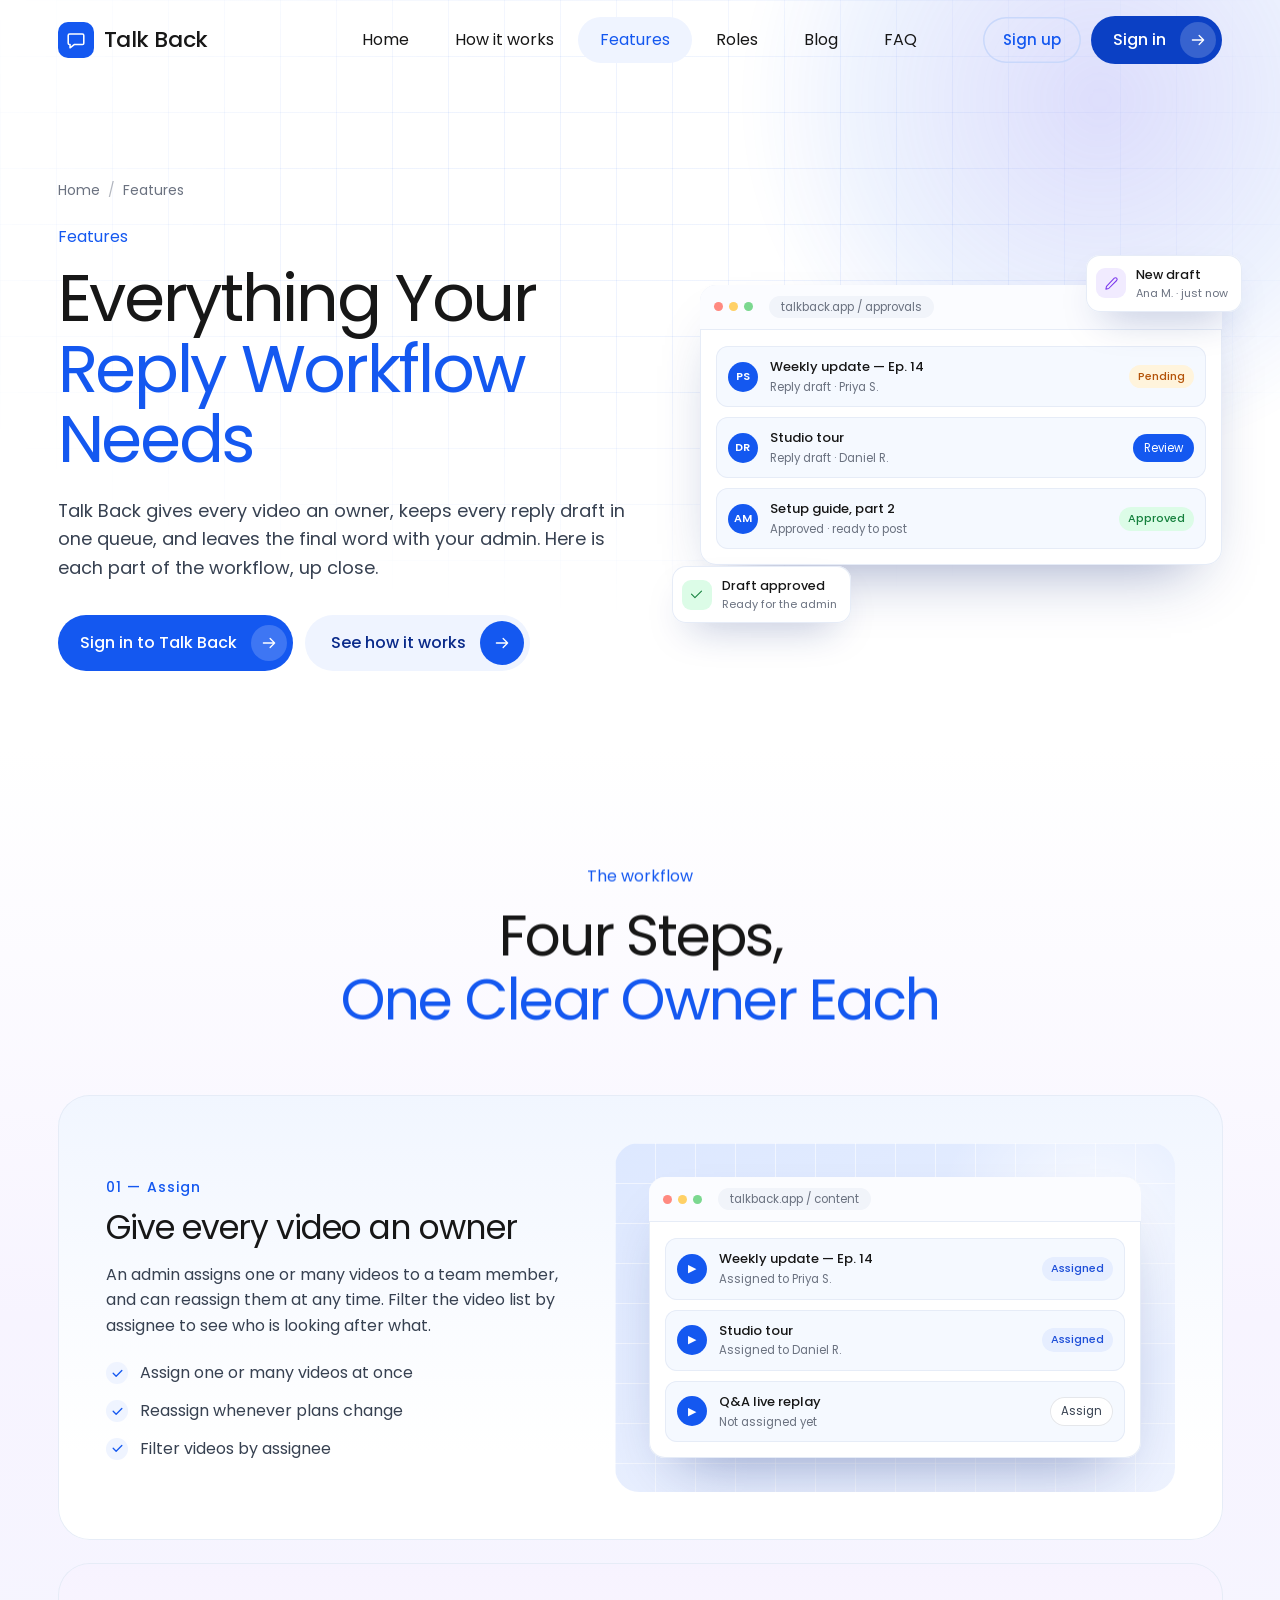
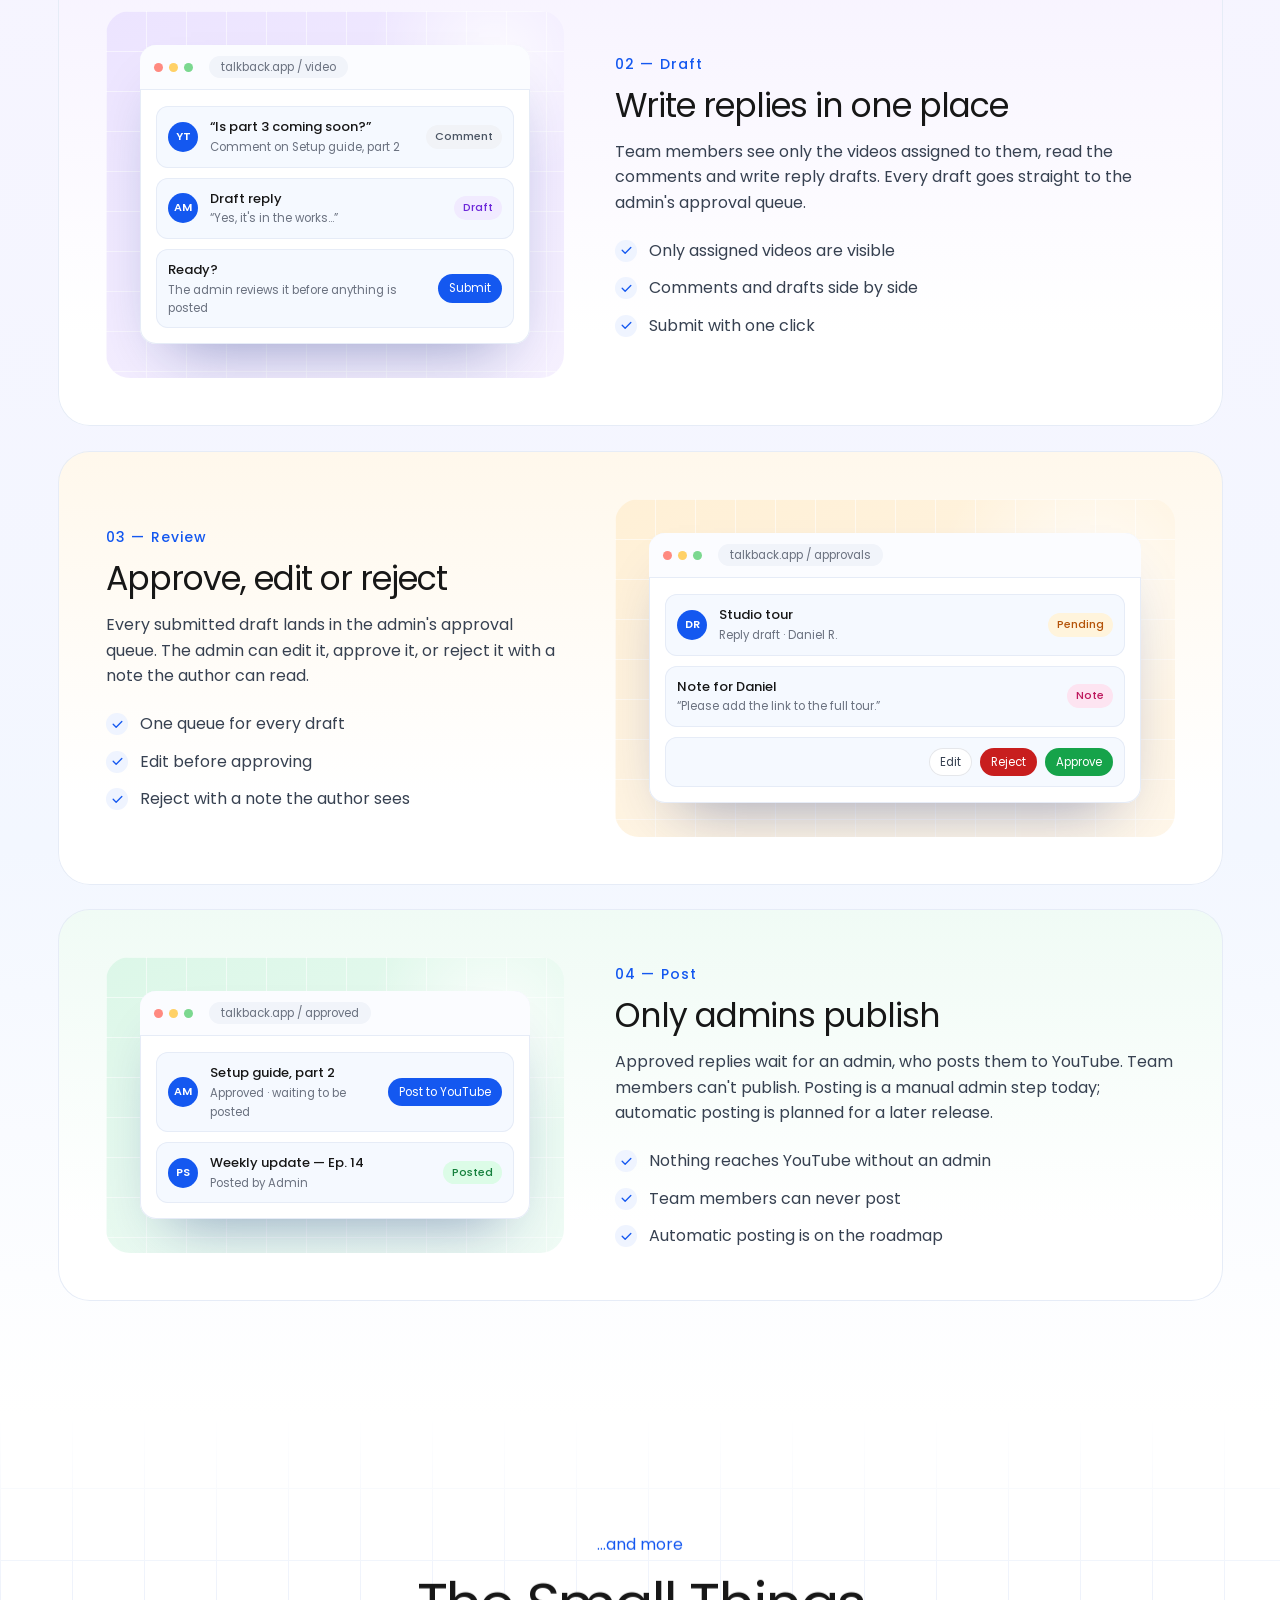
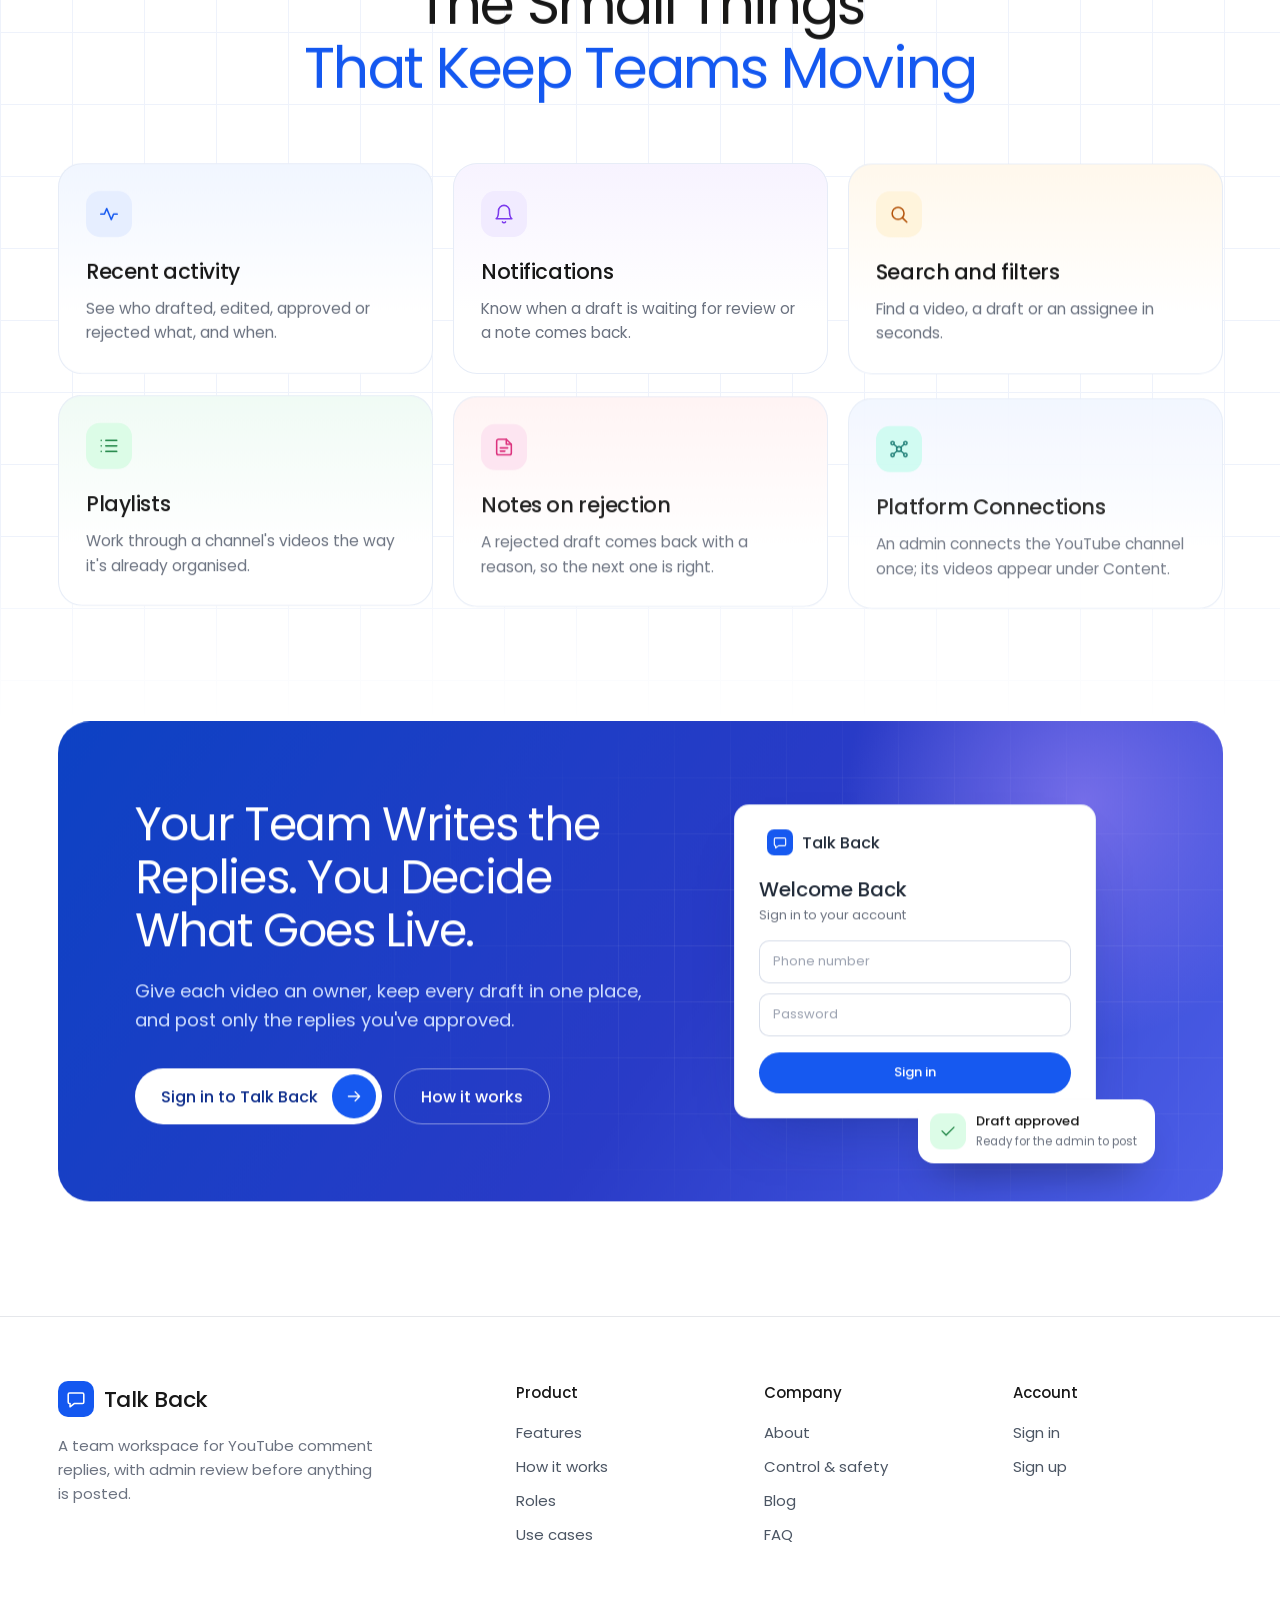
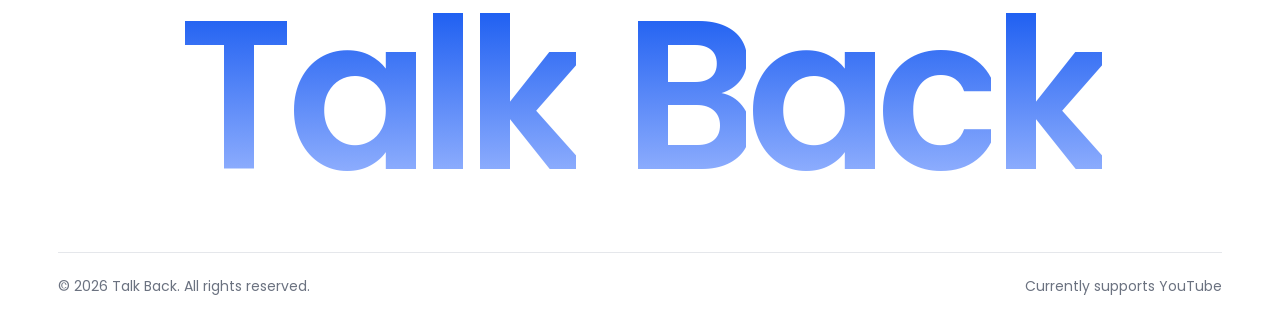
<file: features.html>
<!DOCTYPE html>
<html lang="en">
<head>
  <meta charset="UTF-8">
  <meta name="viewport" content="width=device-width, initial-scale=1">
  <title>Features — Talk Back</title>
  <meta name="description" content="Assign videos to your team, collect reply drafts in one queue, approve or reject with notes, and let only admins post replies to YouTube.">
  <meta name="robots" content="index, follow, max-image-preview:large">
  <link rel="canonical" href="https://talkback.bckofiz.com/features.html">
  <meta property="og:type" content="website">
  <meta property="og:site_name" content="Talk Back">
  <meta property="og:url" content="https://talkback.bckofiz.com/features.html">
  <meta property="og:title" content="Features — Talk Back">
  <meta property="og:description" content="Assign videos to your team, collect reply drafts in one queue, approve or reject with notes, and let only admins post replies to YouTube.">
  <meta property="og:image" content="https://talkback.bckofiz.com/assets/images/og-image.png">
  <meta name="twitter:card" content="summary_large_image">
  <meta name="twitter:title" content="Features — Talk Back">
  <meta name="twitter:description" content="Assign videos to your team, collect reply drafts in one queue, approve or reject with notes, and let only admins post replies to YouTube.">
  <meta name="twitter:image" content="https://talkback.bckofiz.com/assets/images/og-image.png">
  <link rel="apple-touch-icon" sizes="180x180" href="assets/images/apple-touch-icon.png">
  <link rel="icon" type="image/png" sizes="32x32" href="assets/images/favicon-32.png">
  <link rel="manifest" href="site.webmanifest">
  <script>document.documentElement.classList.add("js");</script>
  <link rel="stylesheet" href="css/style.css">
  <link rel="stylesheet" href="css/pages.css">
  <script type="application/ld+json">{"@context": "https://schema.org", "@type": "BreadcrumbList", "itemListElement": [{"@type": "ListItem", "position": 1, "name": "Home", "item": "https://talkback.bckofiz.com/"}, {"@type": "ListItem", "position": 2, "name": "Features", "item": "https://talkback.bckofiz.com/features.html"}]}</script>
</head>
<body>
<!-- Icon sprite (same set as the home page) -->
<svg width="0" height="0" style="position:absolute" aria-hidden="true">
  <defs>
    <symbol id="i-logo" viewBox="0 0 24 24"><path d="M5 5.5h14a1.5 1.5 0 0 1 1.5 1.5v8.5A1.5 1.5 0 0 1 19 17H10l-4.5 3.5V17H5a1.5 1.5 0 0 1-1.5-1.5V7A1.5 1.5 0 0 1 5 5.5Z"/></symbol>
    <symbol id="i-grid" viewBox="0 0 24 24"><rect x="3.5" y="3.5" width="7" height="7" rx="1.5"/><rect x="13.5" y="3.5" width="7" height="7" rx="1.5"/><rect x="3.5" y="13.5" width="7" height="7" rx="1.5"/><rect x="13.5" y="13.5" width="7" height="7" rx="1.5"/></symbol>
    <symbol id="i-play" viewBox="0 0 24 24"><rect x="2.5" y="4.5" width="19" height="15" rx="2.5"/><path d="m10 9 5 3-5 3Z"/></symbol>
    <symbol id="i-approve" viewBox="0 0 24 24"><rect x="3" y="4" width="18" height="16" rx="2.5"/><path d="M7 9h4M7 13h3"/><path d="m13 14 2 2 4-4.5"/></symbol>
    <symbol id="i-users" viewBox="0 0 24 24"><path d="M16 20v-1.5a4 4 0 0 0-4-4H7a4 4 0 0 0-4 4V20"/><circle cx="9.5" cy="7.5" r="3.5"/><path d="M21 20v-1.5a4 4 0 0 0-3-3.85M15.5 4.2a3.5 3.5 0 0 1 0 6.6"/></symbol>
    <symbol id="i-plug" viewBox="0 0 24 24"><circle cx="12" cy="12" r="2.6"/><circle cx="5" cy="5.5" r="1.8"/><circle cx="19" cy="5.5" r="1.8"/><circle cx="5" cy="18.5" r="1.8"/><circle cx="19" cy="18.5" r="1.8"/><path d="m6.4 6.8 3.7 3.3M17.6 6.8l-3.7 3.3M6.4 17.2l3.7-3.3M17.6 17.2l-3.7-3.3"/></symbol>
    <symbol id="i-gear" viewBox="0 0 24 24"><circle cx="12" cy="12" r="3"/><path d="M12 2.5v3M12 18.5v3M2.5 12h3M18.5 12h3M5.3 5.3l2.1 2.1M16.6 16.6l2.1 2.1M5.3 18.7l2.1-2.1M16.6 7.4l2.1-2.1"/></symbol>
    <symbol id="i-bell" viewBox="0 0 24 24"><path d="M6 8.5a6 6 0 0 1 12 0c0 6.5 2.5 8.5 2.5 8.5h-17S6 15 6 8.5"/><path d="M10.3 20.5a1.9 1.9 0 0 0 3.4 0"/></symbol>
    <symbol id="i-sun" viewBox="0 0 24 24"><circle cx="12" cy="12" r="4"/><path d="M12 2.5v2M12 19.5v2M4.6 4.6l1.4 1.4M18 18l1.4 1.4M2.5 12h2M19.5 12h2M4.6 19.4 6 18M18 6l1.4-1.4"/></symbol>
    <symbol id="i-search" viewBox="0 0 24 24"><circle cx="11" cy="11" r="6.5"/><path d="m20.5 20.5-4.8-4.8"/></symbol>
    <symbol id="i-chev" viewBox="0 0 24 24"><path d="m6.5 9.5 5.5 5.5 5.5-5.5"/></symbol>
    <symbol id="i-arrow" viewBox="0 0 24 24"><path d="M4.5 12h15M13.5 6l6 6-6 6"/></symbol>
    <symbol id="i-back" viewBox="0 0 24 24"><path d="M19.5 12h-15M10.5 6l-6 6 6 6"/></symbol>
    <symbol id="i-check" viewBox="0 0 24 24"><path d="M20 6.5 9.5 17 4 11.5"/></symbol>
    <symbol id="i-check-c" viewBox="0 0 24 24"><circle cx="12" cy="12" r="9"/><path d="m8 12.3 2.7 2.7L16.2 9.5"/></symbol>
    <symbol id="i-x" viewBox="0 0 24 24"><path d="M18 6 6 18M6 6l12 12"/></symbol>
    <symbol id="i-pencil" viewBox="0 0 24 24"><path d="M16.5 3.5a2.6 2.6 0 0 1 3.7 3.7L7.5 20 3 21l1-4.5Z"/></symbol>
    <symbol id="i-trash" viewBox="0 0 24 24"><path d="M3.5 6.5h17M9 6.5V4h6v2.5M5.5 6.5l1 14h11l1-14M10 10.5v6M14 10.5v6"/></symbol>
    <symbol id="i-msg" viewBox="0 0 24 24"><path d="M20.5 15a2 2 0 0 1-2 2H8l-4.5 3.5V5.5a2 2 0 0 1 2-2h13a2 2 0 0 1 2 2Z"/></symbol>
    <symbol id="i-clock" viewBox="0 0 24 24"><circle cx="12" cy="12" r="9"/><path d="M12 7v5l3.2 2"/></symbol>
    <symbol id="i-list" viewBox="0 0 24 24"><path d="M8.5 6h12M8.5 12h12M8.5 18h12M3.5 6h.01M3.5 12h.01M3.5 18h.01"/></symbol>
    <symbol id="i-filter" viewBox="0 0 24 24"><path d="M21.5 4h-19l7.5 8.8V19l4 2v-8.2Z"/></symbol>
    <symbol id="i-lock" viewBox="0 0 24 24"><rect x="4" y="10.5" width="16" height="11" rx="2.5"/><path d="M8 10.5V7a4 4 0 0 1 8 0v3.5"/></symbol>
    <symbol id="i-shield" viewBox="0 0 24 24"><path d="M12 21.5s8-3.8 8-10V5.2L12 2.5 4 5.2v6.3c0 6.2 8 10 8 10"/><path d="m9 12 2 2 4-4.5"/></symbol>
    <symbol id="i-plus" viewBox="0 0 24 24"><path d="M12 5v14M5 12h14"/></symbol>
    <symbol id="i-dots" viewBox="0 0 24 24"><circle cx="12" cy="5.5" r="1.2"/><circle cx="12" cy="12" r="1.2"/><circle cx="12" cy="18.5" r="1.2"/></symbol>
    <symbol id="i-swap" viewBox="0 0 24 24"><path d="M4 8h14l-3.5-3.5M20 16H6l3.5 3.5"/></symbol>
    <symbol id="i-note" viewBox="0 0 24 24"><path d="M14.5 3.5H6a2 2 0 0 0-2 2v13a2 2 0 0 0 2 2h12a2 2 0 0 0 2-2V9Z"/><path d="M14.5 3.5V9H20M8 13h8M8 16.5h5"/></symbol>
    <symbol id="i-pulse" viewBox="0 0 24 24"><path d="M3 12h4l2.5-6 5 12 2.5-6h4"/></symbol>
  </defs>
</svg>

<a class="skip-link" href="#main">Skip to content</a>
<div class="progress" aria-hidden="true"><span></span></div>

<header class="nav" id="nav">
  <div class="container nav__inner">
    <a class="brand" href="index.html" aria-label="Talk Back home">
      <span class="brand__mark"><svg class="ic" aria-hidden="true"><use href="#i-logo"/></svg></span>
      Talk Back
    </a>
    <nav class="nav__links" id="navLinks" aria-label="Main">
      <a href="index.html">Home</a>
      <a href="how-it-works.html">How it works</a>
      <a href="features.html" aria-current="page">Features</a>
      <a href="roles.html">Roles</a>
      <a href="blog.html">Blog</a>
      <a href="faq.html">FAQ</a>
      <a class="nav__mobile-cta nav__mobile-cta--ghost" href="https://talkback.bckofiz.com/signup">Sign up</a>
      <a class="nav__mobile-cta" href="https://talkback.bckofiz.com/login">Sign in</a>
    </nav>
    <div class="nav__actions">
      <a class="nav__signup" href="https://talkback.bckofiz.com/signup">Sign up</a>
      <a class="pill pill--blue nav__cta" href="https://talkback.bckofiz.com/login">Sign in <span class="pill__dot"><svg class="ic" aria-hidden="true"><use href="#i-arrow"/></svg></span></a>
    </div>
    <button class="nav__toggle" id="navToggle" type="button" aria-expanded="false" aria-controls="navLinks">
      <span class="sr-only">Open menu</span><i></i><i></i>
    </button>
  </div>
</header>

<main id="main">
<section class="phero" aria-labelledby="page-title">
  <div class="container phero__grid">
    <div>
      <nav class="crumbs" aria-label="Breadcrumb"><a href="index.html">Home</a><span aria-hidden="true">/</span><span>Features</span></nav>
      <p class="eyebrow">Features</p>
      <h1 class="phero__title" id="page-title">Everything Your <span class="b">Reply Workflow Needs</span></h1>
      <p class="lead">Talk Back gives every video an owner, keeps every reply draft in one queue, and leaves the final word with your admin. Here is each part of the workflow, up close.</p>
      <div class="phero__actions"><a class="pill pill--blue" href="https://talkback.bckofiz.com/login">Sign in to Talk Back <span class="pill__dot"><svg class="ic" aria-hidden="true"><use href="#i-arrow"/></svg></span></a><a class="pill pill--soft" href="how-it-works.html">See how it works <span class="pill__dot pill__dot--blue"><svg class="ic" aria-hidden="true"><use href="#i-arrow"/></svg></span></a></div>
    </div>
    <div class="phero__ui" aria-hidden="true"><div class="win"><div class="win__bar"><i></i><i></i><i></i><span>talkback.app / approvals</span></div><div class="win__body"><div class="row"><span class="pav av--v">PS</span><div class="grow"><b>Weekly update — Ep. 14</b><small>Reply draft · Priya S.</small></div><span class="tag tag--amber">Pending</span></div><div class="row"><span class="pav">DR</span><div class="grow"><b>Studio tour</b><small>Reply draft · Daniel R.</small></div><span class="btnlet">Review</span></div><div class="row"><span class="pav av--t">AM</span><div class="grow"><b>Setup guide, part 2</b><small>Approved · ready to post</small></div><span class="tag tag--green">Approved</span></div></div></div><div class="float-chip" style="left:-28px;bottom:-58px"><span class="st st--green"><svg class="ic" aria-hidden="true"><use href="#i-check"/></svg></span><div><b>Draft approved</b><small>Ready for the admin</small></div></div><div class="float-chip" style="right:-20px;top:-30px;animation-delay:-3s"><span class="st st--violet"><svg class="ic" aria-hidden="true"><use href="#i-pencil"/></svg></span><div><b>New draft</b><small>Ana M. · just now</small></div></div></div>
  </div>
</section><section class="section tint tint--violet">
  <div class="container">
<div class="head head--center" data-reveal><p class="eyebrow">The workflow</p><h2 class="h2"><span class="h2__a">Four Steps,</span> <span class="h2__b">One Clear Owner Each</span></h2></div><article class="frow t-blue" data-reveal>
      <div class="frow__text"><span class="frow__num">01 — Assign</span><h3>Give every video an owner</h3><p>An admin assigns one or many videos to a team member, and can reassign them at any time. Filter the video list by assignee to see who is looking after what.</p><ul class="checks"><li>Assign one or many videos at once</li><li>Reassign whenever plans change</li><li>Filter videos by assignee</li></ul></div>
      <div class="scene s-blue" aria-hidden="true"><div class="win"><div class="win__bar"><i></i><i></i><i></i><span>talkback.app / content</span></div><div class="win__body"><div class="row"><span class="pav av--p">▶</span><div class="grow"><b>Weekly update — Ep. 14</b><small>Assigned to Priya S.</small></div><span class="tag tag--blue">Assigned</span></div><div class="row"><span class="pav av--p">▶</span><div class="grow"><b>Studio tour</b><small>Assigned to Daniel R.</small></div><span class="tag tag--blue">Assigned</span></div><div class="row"><span class="pav av--p">▶</span><div class="grow"><b>Q&amp;A live replay</b><small>Not assigned yet</small></div><span class="btnlet btnlet--ghost">Assign</span></div></div></div></div>
    </article><article class="frow t-violet frow--rev" data-reveal>
      <div class="frow__text"><span class="frow__num">02 — Draft</span><h3>Write replies in one place</h3><p>Team members see only the videos assigned to them, read the comments and write reply drafts. Every draft goes straight to the admin's approval queue.</p><ul class="checks"><li>Only assigned videos are visible</li><li>Comments and drafts side by side</li><li>Submit with one click</li></ul></div>
      <div class="scene s-violet" aria-hidden="true"><div class="win"><div class="win__bar"><i></i><i></i><i></i><span>talkback.app / video</span></div><div class="win__body"><div class="row"><span class="pav av--p">YT</span><div class="grow"><b>“Is part 3 coming soon?”</b><small>Comment on Setup guide, part 2</small></div><span class="tag tag--grey">Comment</span></div><div class="row"><span class="pav av--t">AM</span><div class="grow"><b>Draft reply</b><small>“Yes, it's in the works…”</small></div><span class="tag tag--violet">Draft</span></div><div class="row"><div class="grow"><b>Ready?</b><small>The admin reviews it before anything is posted</small></div><span class="btnlet">Submit</span></div></div></div></div>
    </article><article class="frow t-amber" data-reveal>
      <div class="frow__text"><span class="frow__num">03 — Review</span><h3>Approve, edit or reject</h3><p>Every submitted draft lands in the admin's approval queue. The admin can edit it, approve it, or reject it with a note the author can read.</p><ul class="checks"><li>One queue for every draft</li><li>Edit before approving</li><li>Reject with a note the author sees</li></ul></div>
      <div class="scene s-amber" aria-hidden="true"><div class="win"><div class="win__bar"><i></i><i></i><i></i><span>talkback.app / approvals</span></div><div class="win__body"><div class="row"><span class="pav">DR</span><div class="grow"><b>Studio tour</b><small>Reply draft · Daniel R.</small></div><span class="tag tag--amber">Pending</span></div><div class="row"><div class="grow"><b>Note for Daniel</b><small>“Please add the link to the full tour.”</small></div><span class="tag tag--pink">Note</span></div><div class="row" style="justify-content:flex-end;gap:8px"><span class="btnlet btnlet--ghost">Edit</span><span class="btnlet" style="background:var(--red)">Reject</span><span class="btnlet" style="background:var(--green)">Approve</span></div></div></div></div>
    </article><article class="frow t-green frow--rev" data-reveal>
      <div class="frow__text"><span class="frow__num">04 — Post</span><h3>Only admins publish</h3><p>Approved replies wait for an admin, who posts them to YouTube. Team members can't publish. Posting is a manual admin step today; automatic posting is planned for a later release.</p><ul class="checks"><li>Nothing reaches YouTube without an admin</li><li>Team members can never post</li><li>Automatic posting is on the roadmap</li></ul></div>
      <div class="scene s-green" aria-hidden="true"><div class="win"><div class="win__bar"><i></i><i></i><i></i><span>talkback.app / approved</span></div><div class="win__body"><div class="row"><span class="pav av--t">AM</span><div class="grow"><b>Setup guide, part 2</b><small>Approved · waiting to be posted</small></div><span class="btnlet">Post to YouTube</span></div><div class="row"><span class="pav av--v">PS</span><div class="grow"><b>Weekly update — Ep. 14</b><small>Posted by Admin</small></div><span class="tag tag--green">Posted</span></div></div></div></div>
    </article>
  </div>
</section><section class="section tint tint--grid">
  <div class="container">
<div class="head head--center" data-reveal><p class="eyebrow">…and more</p><h2 class="h2"><span class="h2__a">The Small Things</span> <span class="h2__b">That Keep Teams Moving</span></h2></div><div class="tiles" data-reveal data-stagger><article class="ptile t-blue"><span class="st st--blue"><svg class="ic" aria-hidden="true"><use href="#i-pulse"/></svg></span><h3>Recent activity</h3><p>See who drafted, edited, approved or rejected what, and when.</p></article><article class="ptile t-violet"><span class="st st--violet"><svg class="ic" aria-hidden="true"><use href="#i-bell"/></svg></span><h3>Notifications</h3><p>Know when a draft is waiting for review or a note comes back.</p></article><article class="ptile t-amber"><span class="st st--amber"><svg class="ic" aria-hidden="true"><use href="#i-search"/></svg></span><h3>Search and filters</h3><p>Find a video, a draft or an assignee in seconds.</p></article><article class="ptile t-green"><span class="st st--green"><svg class="ic" aria-hidden="true"><use href="#i-list"/></svg></span><h3>Playlists</h3><p>Work through a channel's videos the way it's already organised.</p></article><article class="ptile t-peach"><span class="st st--pink"><svg class="ic" aria-hidden="true"><use href="#i-note"/></svg></span><h3>Notes on rejection</h3><p>A rejected draft comes back with a reason, so the next one is right.</p></article><article class="ptile t-blue"><span class="st st--teal"><svg class="ic" aria-hidden="true"><use href="#i-plug"/></svg></span><h3>Platform Connections</h3><p>An admin connects the YouTube channel once; its videos appear under Content.</p></article></div>
  </div>
</section><section class="cta" aria-labelledby="cta-title">
  <div class="container">
    <div class="cta__band" data-reveal>
      <div class="cta__copy">
        <h2 class="cta__title" id="cta-title">Your Team Writes the Replies. You Decide What Goes Live.</h2>
        <p>Give each video an owner, keep every draft in one place, and post only the replies you've approved.</p>
        <div class="cta__actions">
          <a class="pill pill--white" href="https://talkback.bckofiz.com/login">Sign in to Talk Back <span class="pill__dot pill__dot--blue"><svg class="ic" aria-hidden="true"><use href="#i-arrow"/></svg></span></a>
          <a class="pill pill--outline" href="how-it-works.html">How it works</a>
        </div>
      </div>
      <div class="cta__ui" aria-hidden="true">
        <div class="mini mini--signin">
          <div class="app__brand"><span class="app__logo"><svg class="ic" aria-hidden="true"><use href="#i-logo"/></svg></span>Talk Back</div>
          <p class="signin__h">Welcome Back</p>
          <p class="signin__s">Sign in to your account</p>
          <span class="field">Phone number</span>
          <span class="field">Password</span>
          <span class="conn__btn">Sign in</span>
        </div>
        <div class="toast"><span class="st st--green"><svg class="ic" aria-hidden="true"><use href="#i-check"/></svg></span><div><b>Draft approved</b><small>Ready for the admin to post</small></div></div>
      </div>
    </div>
  </div>
</section>
</main>

<footer class="footer">
  <div class="container footer__grid">
    <div class="footer__brand">
      <a class="brand" href="index.html" aria-label="Talk Back home"><span class="brand__mark"><svg class="ic" aria-hidden="true"><use href="#i-logo"/></svg></span>Talk Back</a>
      <p>A team workspace for YouTube comment replies, with admin review before anything is posted.</p>
    </div>
    <nav class="footer__col" aria-label="Product">
      <p>Product</p>
      <a href="features.html">Features</a><a href="how-it-works.html">How it works</a><a href="roles.html">Roles</a><a href="use-cases.html">Use cases</a>
    </nav>
    <nav class="footer__col" aria-label="Company">
      <p>Company</p>
      <a href="about.html">About</a><a href="security.html">Control &amp; safety</a><a href="blog.html">Blog</a><a href="faq.html">FAQ</a>
    </nav>
    <nav class="footer__col" aria-label="Account">
      <p>Account</p>
      <a href="https://talkback.bckofiz.com/login">Sign in</a>
      <a href="https://talkback.bckofiz.com/signup">Sign up</a>
    </nav>
  </div>
  <div class="container wordmark" aria-hidden="true"><span>T</span><span>a</span><span>l</span><span>k</span><span class="sp"></span><span>B</span><span>a</span><span>c</span><span>k</span></div>
  <div class="container footer__base">
    <span>© <span id="year">2026</span> Talk Back. All rights reserved.</span>
    <span>Currently supports YouTube</span>
  </div>
</footer>

<script src="js/vendor/gsap.min.js" defer></script>
<script src="js/vendor/ScrollTrigger.min.js" defer></script>
<script src="js/vendor/lenis.min.js" defer></script>
<script src="js/pages.js" defer></script>
</body>
</html>
</file>
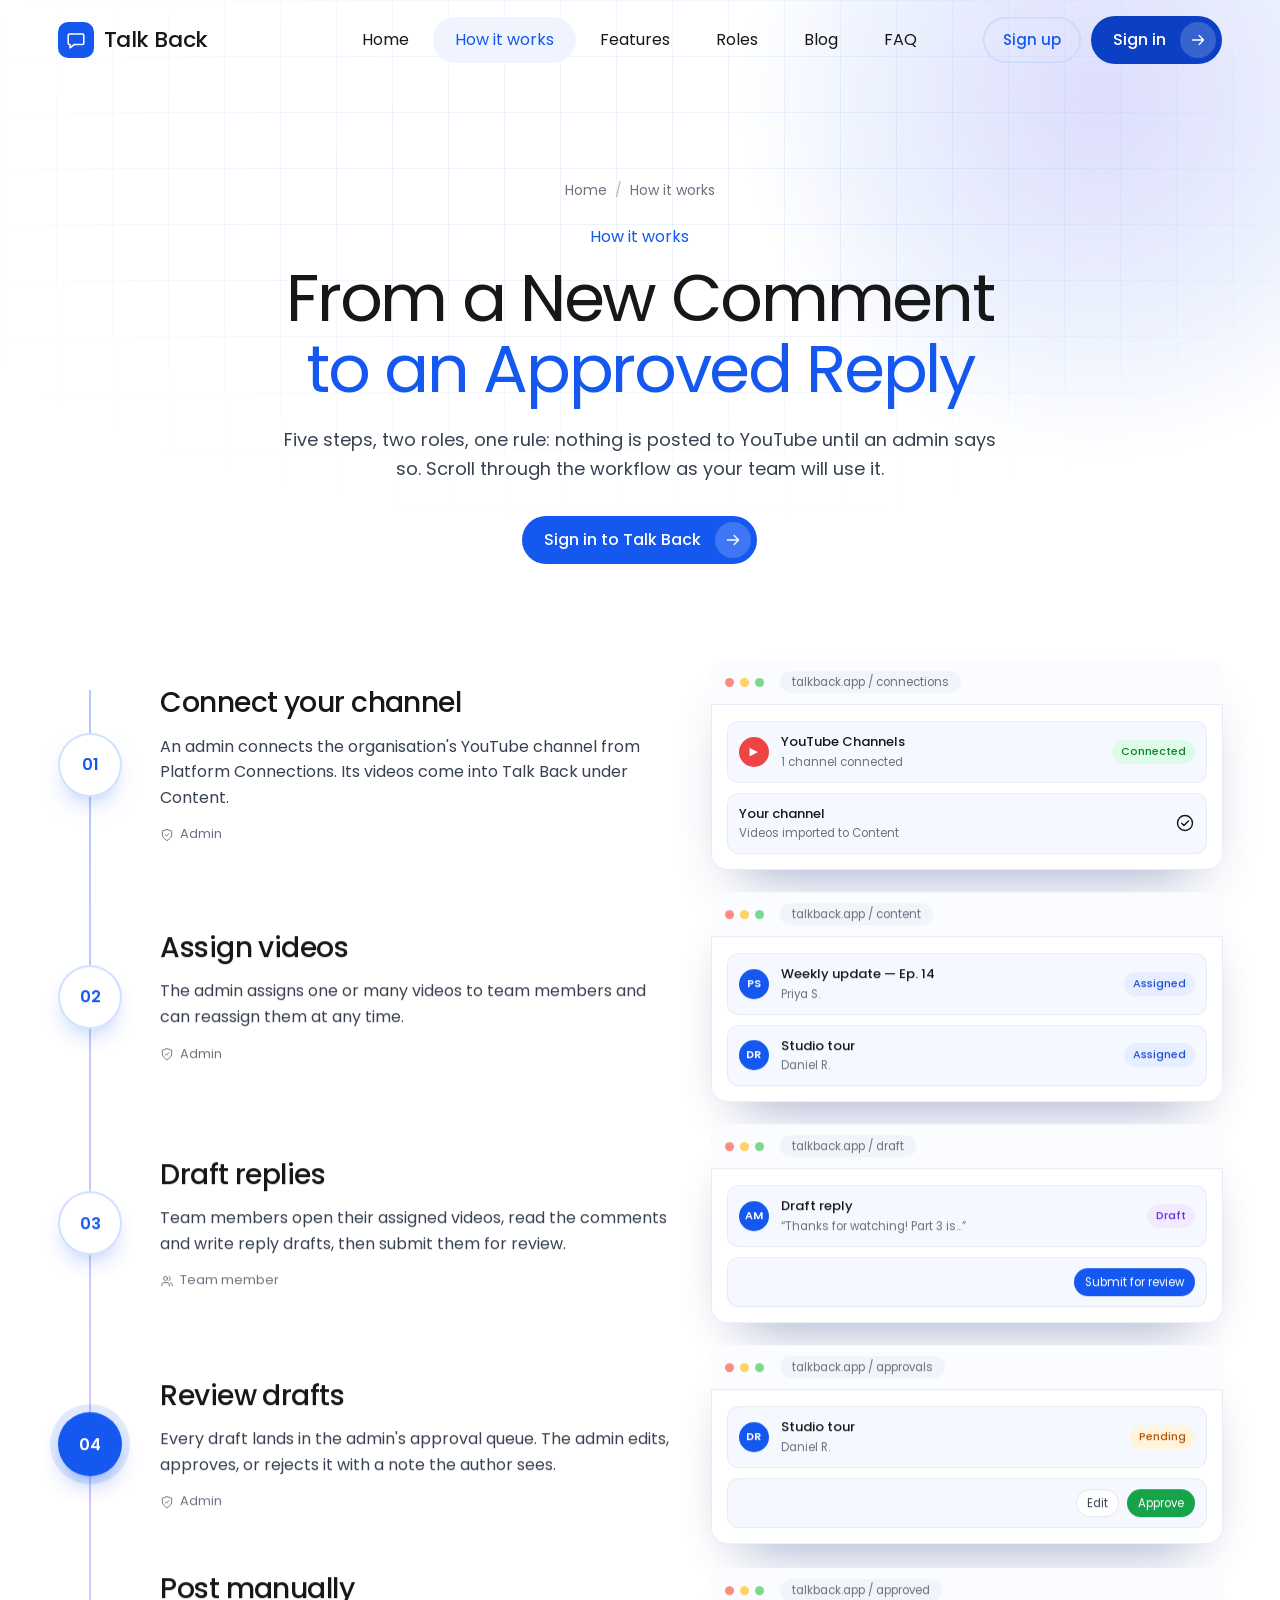
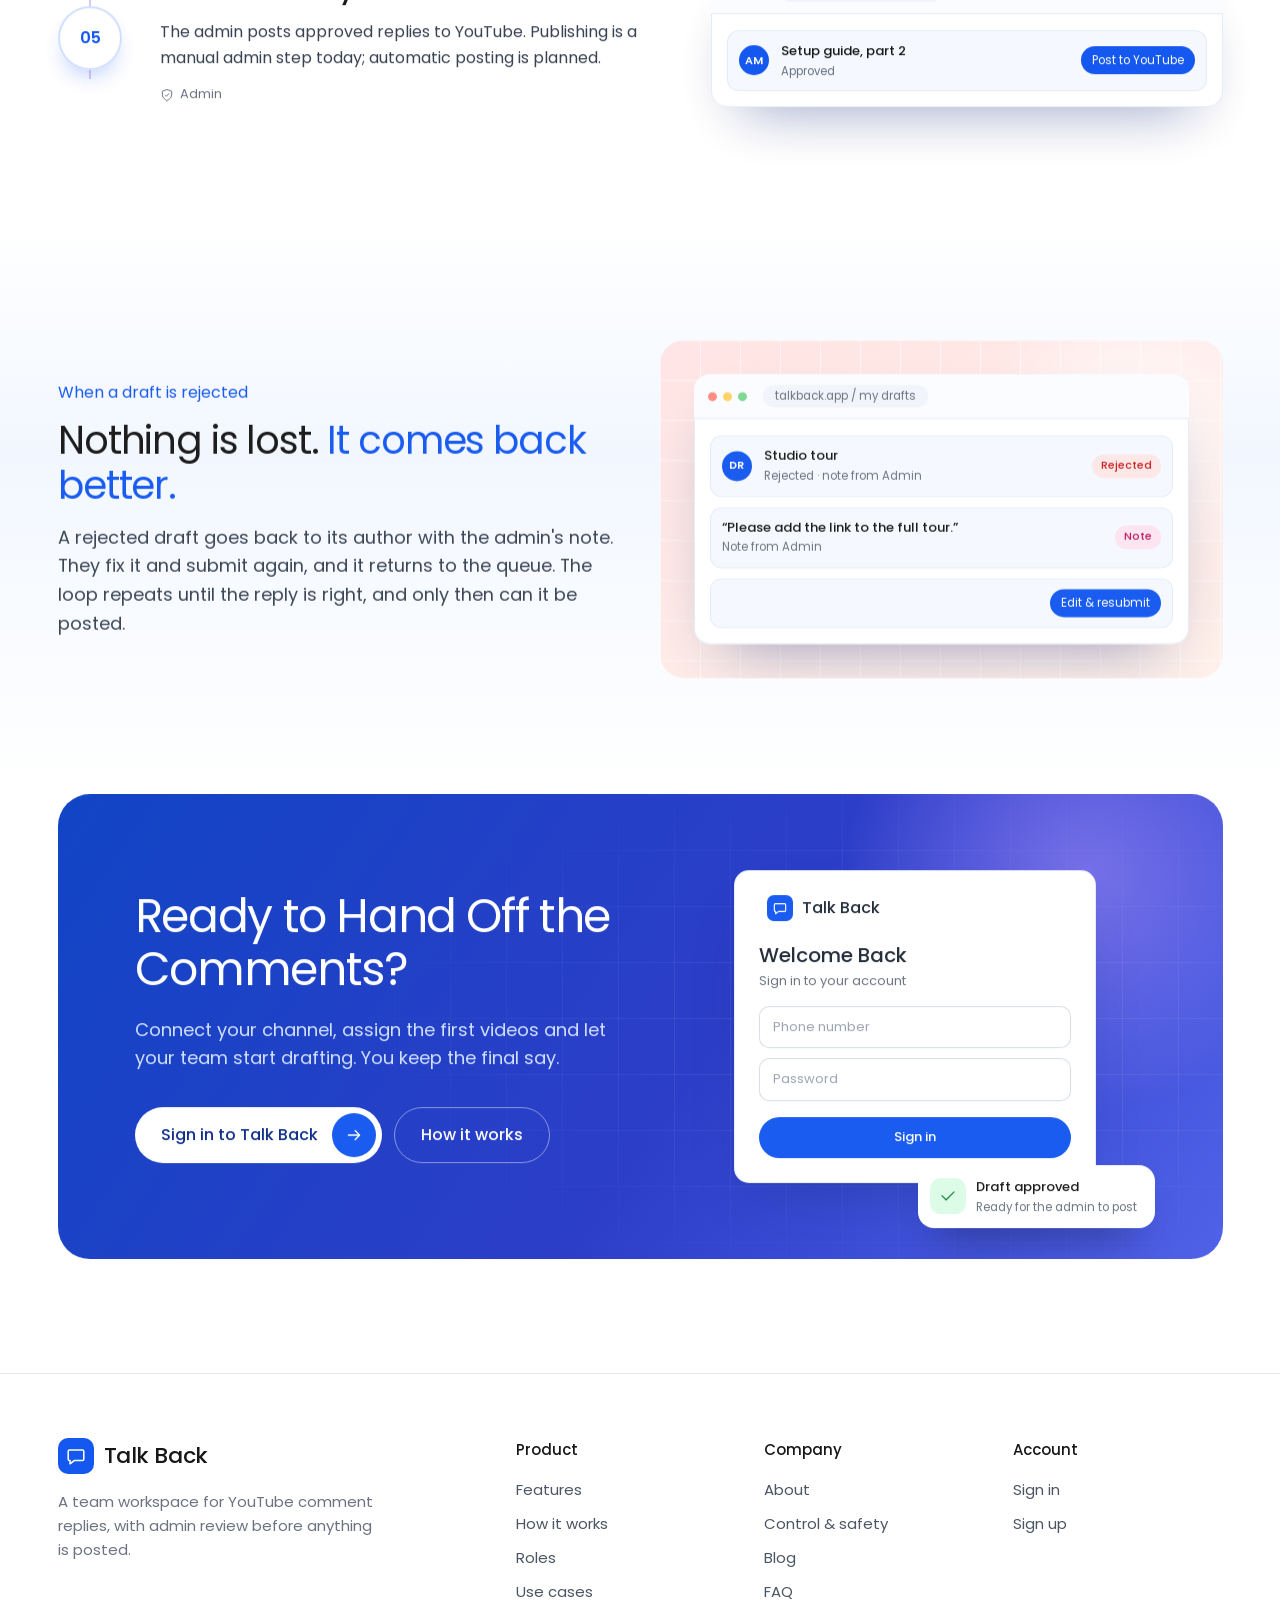
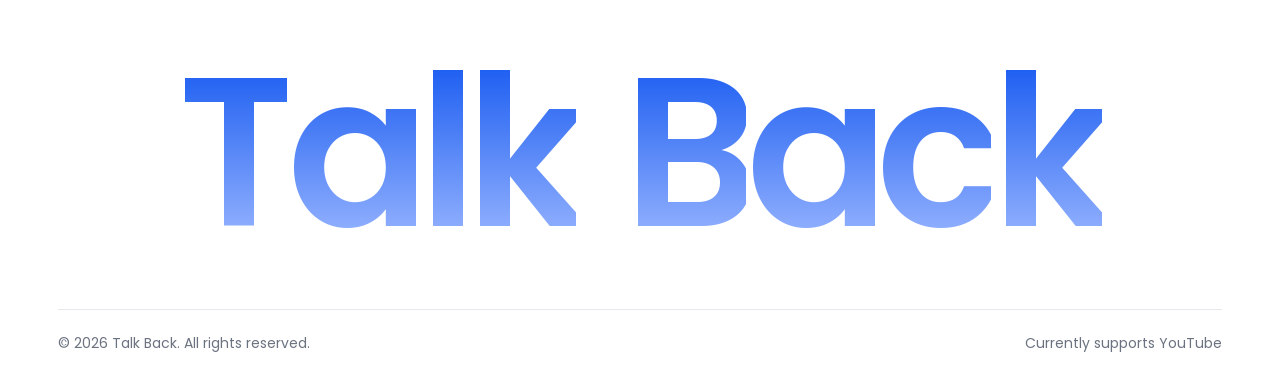
<file: how-it-works.html>
<!DOCTYPE html>
<html lang="en">
<head>
  <meta charset="UTF-8">
  <meta name="viewport" content="width=device-width, initial-scale=1">
  <title>How Talk Back Works — From Comment to Approved Reply</title>
  <meta name="description" content="Connect your YouTube channel, assign videos, let your team draft replies, review every draft, and post only what an admin approves.">
  <meta name="robots" content="index, follow, max-image-preview:large">
  <link rel="canonical" href="https://talkback.bckofiz.com/how-it-works.html">
  <meta property="og:type" content="website">
  <meta property="og:site_name" content="Talk Back">
  <meta property="og:url" content="https://talkback.bckofiz.com/how-it-works.html">
  <meta property="og:title" content="How Talk Back Works — From Comment to Approved Reply">
  <meta property="og:description" content="Connect your YouTube channel, assign videos, let your team draft replies, review every draft, and post only what an admin approves.">
  <meta property="og:image" content="https://talkback.bckofiz.com/assets/images/og-image.png">
  <meta name="twitter:card" content="summary_large_image">
  <meta name="twitter:title" content="How Talk Back Works — From Comment to Approved Reply">
  <meta name="twitter:description" content="Connect your YouTube channel, assign videos, let your team draft replies, review every draft, and post only what an admin approves.">
  <meta name="twitter:image" content="https://talkback.bckofiz.com/assets/images/og-image.png">
  <link rel="apple-touch-icon" sizes="180x180" href="assets/images/apple-touch-icon.png">
  <link rel="icon" type="image/png" sizes="32x32" href="assets/images/favicon-32.png">
  <link rel="manifest" href="site.webmanifest">
  <script>document.documentElement.classList.add("js");</script>
  <link rel="stylesheet" href="css/style.css">
  <link rel="stylesheet" href="css/pages.css">
  <script type="application/ld+json">{"@context": "https://schema.org", "@type": "HowTo", "name": "How Talk Back works", "step": [{"@type": "HowToStep", "position": 1, "name": "Connect your channel"}, {"@type": "HowToStep", "position": 2, "name": "Assign videos"}, {"@type": "HowToStep", "position": 3, "name": "Draft replies"}, {"@type": "HowToStep", "position": 4, "name": "Review drafts"}, {"@type": "HowToStep", "position": 5, "name": "Post manually"}]}</script>
</head>
<body>
<!-- Icon sprite (same set as the home page) -->
<svg width="0" height="0" style="position:absolute" aria-hidden="true">
  <defs>
    <symbol id="i-logo" viewBox="0 0 24 24"><path d="M5 5.5h14a1.5 1.5 0 0 1 1.5 1.5v8.5A1.5 1.5 0 0 1 19 17H10l-4.5 3.5V17H5a1.5 1.5 0 0 1-1.5-1.5V7A1.5 1.5 0 0 1 5 5.5Z"/></symbol>
    <symbol id="i-grid" viewBox="0 0 24 24"><rect x="3.5" y="3.5" width="7" height="7" rx="1.5"/><rect x="13.5" y="3.5" width="7" height="7" rx="1.5"/><rect x="3.5" y="13.5" width="7" height="7" rx="1.5"/><rect x="13.5" y="13.5" width="7" height="7" rx="1.5"/></symbol>
    <symbol id="i-play" viewBox="0 0 24 24"><rect x="2.5" y="4.5" width="19" height="15" rx="2.5"/><path d="m10 9 5 3-5 3Z"/></symbol>
    <symbol id="i-approve" viewBox="0 0 24 24"><rect x="3" y="4" width="18" height="16" rx="2.5"/><path d="M7 9h4M7 13h3"/><path d="m13 14 2 2 4-4.5"/></symbol>
    <symbol id="i-users" viewBox="0 0 24 24"><path d="M16 20v-1.5a4 4 0 0 0-4-4H7a4 4 0 0 0-4 4V20"/><circle cx="9.5" cy="7.5" r="3.5"/><path d="M21 20v-1.5a4 4 0 0 0-3-3.85M15.5 4.2a3.5 3.5 0 0 1 0 6.6"/></symbol>
    <symbol id="i-plug" viewBox="0 0 24 24"><circle cx="12" cy="12" r="2.6"/><circle cx="5" cy="5.5" r="1.8"/><circle cx="19" cy="5.5" r="1.8"/><circle cx="5" cy="18.5" r="1.8"/><circle cx="19" cy="18.5" r="1.8"/><path d="m6.4 6.8 3.7 3.3M17.6 6.8l-3.7 3.3M6.4 17.2l3.7-3.3M17.6 17.2l-3.7-3.3"/></symbol>
    <symbol id="i-gear" viewBox="0 0 24 24"><circle cx="12" cy="12" r="3"/><path d="M12 2.5v3M12 18.5v3M2.5 12h3M18.5 12h3M5.3 5.3l2.1 2.1M16.6 16.6l2.1 2.1M5.3 18.7l2.1-2.1M16.6 7.4l2.1-2.1"/></symbol>
    <symbol id="i-bell" viewBox="0 0 24 24"><path d="M6 8.5a6 6 0 0 1 12 0c0 6.5 2.5 8.5 2.5 8.5h-17S6 15 6 8.5"/><path d="M10.3 20.5a1.9 1.9 0 0 0 3.4 0"/></symbol>
    <symbol id="i-sun" viewBox="0 0 24 24"><circle cx="12" cy="12" r="4"/><path d="M12 2.5v2M12 19.5v2M4.6 4.6l1.4 1.4M18 18l1.4 1.4M2.5 12h2M19.5 12h2M4.6 19.4 6 18M18 6l1.4-1.4"/></symbol>
    <symbol id="i-search" viewBox="0 0 24 24"><circle cx="11" cy="11" r="6.5"/><path d="m20.5 20.5-4.8-4.8"/></symbol>
    <symbol id="i-chev" viewBox="0 0 24 24"><path d="m6.5 9.5 5.5 5.5 5.5-5.5"/></symbol>
    <symbol id="i-arrow" viewBox="0 0 24 24"><path d="M4.5 12h15M13.5 6l6 6-6 6"/></symbol>
    <symbol id="i-back" viewBox="0 0 24 24"><path d="M19.5 12h-15M10.5 6l-6 6 6 6"/></symbol>
    <symbol id="i-check" viewBox="0 0 24 24"><path d="M20 6.5 9.5 17 4 11.5"/></symbol>
    <symbol id="i-check-c" viewBox="0 0 24 24"><circle cx="12" cy="12" r="9"/><path d="m8 12.3 2.7 2.7L16.2 9.5"/></symbol>
    <symbol id="i-x" viewBox="0 0 24 24"><path d="M18 6 6 18M6 6l12 12"/></symbol>
    <symbol id="i-pencil" viewBox="0 0 24 24"><path d="M16.5 3.5a2.6 2.6 0 0 1 3.7 3.7L7.5 20 3 21l1-4.5Z"/></symbol>
    <symbol id="i-trash" viewBox="0 0 24 24"><path d="M3.5 6.5h17M9 6.5V4h6v2.5M5.5 6.5l1 14h11l1-14M10 10.5v6M14 10.5v6"/></symbol>
    <symbol id="i-msg" viewBox="0 0 24 24"><path d="M20.5 15a2 2 0 0 1-2 2H8l-4.5 3.5V5.5a2 2 0 0 1 2-2h13a2 2 0 0 1 2 2Z"/></symbol>
    <symbol id="i-clock" viewBox="0 0 24 24"><circle cx="12" cy="12" r="9"/><path d="M12 7v5l3.2 2"/></symbol>
    <symbol id="i-list" viewBox="0 0 24 24"><path d="M8.5 6h12M8.5 12h12M8.5 18h12M3.5 6h.01M3.5 12h.01M3.5 18h.01"/></symbol>
    <symbol id="i-filter" viewBox="0 0 24 24"><path d="M21.5 4h-19l7.5 8.8V19l4 2v-8.2Z"/></symbol>
    <symbol id="i-lock" viewBox="0 0 24 24"><rect x="4" y="10.5" width="16" height="11" rx="2.5"/><path d="M8 10.5V7a4 4 0 0 1 8 0v3.5"/></symbol>
    <symbol id="i-shield" viewBox="0 0 24 24"><path d="M12 21.5s8-3.8 8-10V5.2L12 2.5 4 5.2v6.3c0 6.2 8 10 8 10"/><path d="m9 12 2 2 4-4.5"/></symbol>
    <symbol id="i-plus" viewBox="0 0 24 24"><path d="M12 5v14M5 12h14"/></symbol>
    <symbol id="i-dots" viewBox="0 0 24 24"><circle cx="12" cy="5.5" r="1.2"/><circle cx="12" cy="12" r="1.2"/><circle cx="12" cy="18.5" r="1.2"/></symbol>
    <symbol id="i-swap" viewBox="0 0 24 24"><path d="M4 8h14l-3.5-3.5M20 16H6l3.5 3.5"/></symbol>
    <symbol id="i-note" viewBox="0 0 24 24"><path d="M14.5 3.5H6a2 2 0 0 0-2 2v13a2 2 0 0 0 2 2h12a2 2 0 0 0 2-2V9Z"/><path d="M14.5 3.5V9H20M8 13h8M8 16.5h5"/></symbol>
    <symbol id="i-pulse" viewBox="0 0 24 24"><path d="M3 12h4l2.5-6 5 12 2.5-6h4"/></symbol>
  </defs>
</svg>

<a class="skip-link" href="#main">Skip to content</a>
<div class="progress" aria-hidden="true"><span></span></div>

<header class="nav" id="nav">
  <div class="container nav__inner">
    <a class="brand" href="index.html" aria-label="Talk Back home">
      <span class="brand__mark"><svg class="ic" aria-hidden="true"><use href="#i-logo"/></svg></span>
      Talk Back
    </a>
    <nav class="nav__links" id="navLinks" aria-label="Main">
      <a href="index.html">Home</a>
      <a href="how-it-works.html" aria-current="page">How it works</a>
      <a href="features.html">Features</a>
      <a href="roles.html">Roles</a>
      <a href="blog.html">Blog</a>
      <a href="faq.html">FAQ</a>
      <a class="nav__mobile-cta nav__mobile-cta--ghost" href="https://talkback.bckofiz.com/signup">Sign up</a>
      <a class="nav__mobile-cta" href="https://talkback.bckofiz.com/login">Sign in</a>
    </nav>
    <div class="nav__actions">
      <a class="nav__signup" href="https://talkback.bckofiz.com/signup">Sign up</a>
      <a class="pill pill--blue nav__cta" href="https://talkback.bckofiz.com/login">Sign in <span class="pill__dot"><svg class="ic" aria-hidden="true"><use href="#i-arrow"/></svg></span></a>
    </div>
    <button class="nav__toggle" id="navToggle" type="button" aria-expanded="false" aria-controls="navLinks">
      <span class="sr-only">Open menu</span><i></i><i></i>
    </button>
  </div>
</header>

<main id="main">
<section class="phero" aria-labelledby="page-title">
  <div class="container phero__grid phero__grid--solo">
    <div>
      <nav class="crumbs" aria-label="Breadcrumb"><a href="index.html">Home</a><span aria-hidden="true">/</span><span>How it works</span></nav>
      <p class="eyebrow">How it works</p>
      <h1 class="phero__title" id="page-title">From a New Comment <span class="b">to an Approved Reply</span></h1>
      <p class="lead">Five steps, two roles, one rule: nothing is posted to YouTube until an admin says so. Scroll through the workflow as your team will use it.</p>
      <div class="phero__actions"><a class="pill pill--blue" href="https://talkback.bckofiz.com/login">Sign in to Talk Back <span class="pill__dot"><svg class="ic" aria-hidden="true"><use href="#i-arrow"/></svg></span></a></div>
    </div>
    
  </div>
</section><section class="section" style="padding-top:20px">
  <div class="container">
<ol class="steps"><li class="step" data-reveal>
      <span class="step__n">01</span>
      <div><h3>Connect your channel</h3><p>An admin connects the organisation's YouTube channel from Platform Connections. Its videos come into Talk Back under Content.</p><small class="who"><svg class="ic ic--sm" aria-hidden="true"><use href="#i-shield"/></svg> Admin</small></div>
      <div class="step__ui" aria-hidden="true"><div class="win"><div class="win__bar"><i></i><i></i><i></i><span>talkback.app / connections</span></div><div class="win__body"><div class="row"><span class="pav" style="background:var(--yt)">▶</span><div class="grow"><b>YouTube Channels</b><small>1 channel connected</small></div><span class="tag tag--green">Connected</span></div><div class="row"><div class="grow"><b>Your channel</b><small>Videos imported to Content</small></div><svg class="ic" aria-hidden="true"><use href="#i-check-c"/></svg></div></div></div></div>
    </li><li class="step" data-reveal>
      <span class="step__n">02</span>
      <div><h3>Assign videos</h3><p>The admin assigns one or many videos to team members and can reassign them at any time.</p><small class="who"><svg class="ic ic--sm" aria-hidden="true"><use href="#i-shield"/></svg> Admin</small></div>
      <div class="step__ui" aria-hidden="true"><div class="win"><div class="win__bar"><i></i><i></i><i></i><span>talkback.app / content</span></div><div class="win__body"><div class="row"><span class="pav av--v">PS</span><div class="grow"><b>Weekly update — Ep. 14</b><small>Priya S.</small></div><span class="tag tag--blue">Assigned</span></div><div class="row"><span class="pav">DR</span><div class="grow"><b>Studio tour</b><small>Daniel R.</small></div><span class="tag tag--blue">Assigned</span></div></div></div></div>
    </li><li class="step" data-reveal>
      <span class="step__n">03</span>
      <div><h3>Draft replies</h3><p>Team members open their assigned videos, read the comments and write reply drafts, then submit them for review.</p><small class="who"><svg class="ic ic--sm" aria-hidden="true"><use href="#i-users"/></svg> Team member</small></div>
      <div class="step__ui" aria-hidden="true"><div class="win"><div class="win__bar"><i></i><i></i><i></i><span>talkback.app / draft</span></div><div class="win__body"><div class="row"><span class="pav av--t">AM</span><div class="grow"><b>Draft reply</b><small>“Thanks for watching! Part 3 is…”</small></div><span class="tag tag--violet">Draft</span></div><div class="row" style="justify-content:flex-end"><span class="btnlet">Submit for review</span></div></div></div></div>
    </li><li class="step" data-reveal>
      <span class="step__n">04</span>
      <div><h3>Review drafts</h3><p>Every draft lands in the admin's approval queue. The admin edits, approves, or rejects it with a note the author sees.</p><small class="who"><svg class="ic ic--sm" aria-hidden="true"><use href="#i-shield"/></svg> Admin</small></div>
      <div class="step__ui" aria-hidden="true"><div class="win"><div class="win__bar"><i></i><i></i><i></i><span>talkback.app / approvals</span></div><div class="win__body"><div class="row"><span class="pav">DR</span><div class="grow"><b>Studio tour</b><small>Daniel R.</small></div><span class="tag tag--amber">Pending</span></div><div class="row" style="justify-content:flex-end;gap:8px"><span class="btnlet btnlet--ghost">Edit</span><span class="btnlet" style="background:var(--green)">Approve</span></div></div></div></div>
    </li><li class="step" data-reveal>
      <span class="step__n">05</span>
      <div><h3>Post manually</h3><p>The admin posts approved replies to YouTube. Publishing is a manual admin step today; automatic posting is planned.</p><small class="who"><svg class="ic ic--sm" aria-hidden="true"><use href="#i-shield"/></svg> Admin</small></div>
      <div class="step__ui" aria-hidden="true"><div class="win"><div class="win__bar"><i></i><i></i><i></i><span>talkback.app / approved</span></div><div class="win__body"><div class="row"><span class="pav av--t">AM</span><div class="grow"><b>Setup guide, part 2</b><small>Approved</small></div><span class="btnlet">Post to YouTube</span></div></div></div></div>
    </li></ol>
  </div>
</section><section class="section tint tint--blue">
  <div class="container">
<div class="split" data-reveal><div><p class="eyebrow">When a draft is rejected</p><h2 class="block-title">Nothing is lost. <span class="b">It comes back better.</span></h2><p class="lead">A rejected draft goes back to its author with the admin's note. They fix it and submit again, and it returns to the queue. The loop repeats until the reply is right, and only then can it be posted.</p></div><div class="scene s-peach" aria-hidden="true"><div class="win"><div class="win__bar"><i></i><i></i><i></i><span>talkback.app / my drafts</span></div><div class="win__body"><div class="row"><span class="pav">DR</span><div class="grow"><b>Studio tour</b><small>Rejected · note from Admin</small></div><span class="tag tag--red">Rejected</span></div><div class="row"><div class="grow"><b>“Please add the link to the full tour.”</b><small>Note from Admin</small></div><span class="tag tag--pink">Note</span></div><div class="row" style="justify-content:flex-end"><span class="btnlet">Edit &amp; resubmit</span></div></div></div></div></div>
  </div>
</section><section class="cta" aria-labelledby="cta-title">
  <div class="container">
    <div class="cta__band" data-reveal>
      <div class="cta__copy">
        <h2 class="cta__title" id="cta-title">Ready to Hand Off the Comments?</h2>
        <p>Connect your channel, assign the first videos and let your team start drafting. You keep the final say.</p>
        <div class="cta__actions">
          <a class="pill pill--white" href="https://talkback.bckofiz.com/login">Sign in to Talk Back <span class="pill__dot pill__dot--blue"><svg class="ic" aria-hidden="true"><use href="#i-arrow"/></svg></span></a>
          <a class="pill pill--outline" href="how-it-works.html">How it works</a>
        </div>
      </div>
      <div class="cta__ui" aria-hidden="true">
        <div class="mini mini--signin">
          <div class="app__brand"><span class="app__logo"><svg class="ic" aria-hidden="true"><use href="#i-logo"/></svg></span>Talk Back</div>
          <p class="signin__h">Welcome Back</p>
          <p class="signin__s">Sign in to your account</p>
          <span class="field">Phone number</span>
          <span class="field">Password</span>
          <span class="conn__btn">Sign in</span>
        </div>
        <div class="toast"><span class="st st--green"><svg class="ic" aria-hidden="true"><use href="#i-check"/></svg></span><div><b>Draft approved</b><small>Ready for the admin to post</small></div></div>
      </div>
    </div>
  </div>
</section>
</main>

<footer class="footer">
  <div class="container footer__grid">
    <div class="footer__brand">
      <a class="brand" href="index.html" aria-label="Talk Back home"><span class="brand__mark"><svg class="ic" aria-hidden="true"><use href="#i-logo"/></svg></span>Talk Back</a>
      <p>A team workspace for YouTube comment replies, with admin review before anything is posted.</p>
    </div>
    <nav class="footer__col" aria-label="Product">
      <p>Product</p>
      <a href="features.html">Features</a><a href="how-it-works.html">How it works</a><a href="roles.html">Roles</a><a href="use-cases.html">Use cases</a>
    </nav>
    <nav class="footer__col" aria-label="Company">
      <p>Company</p>
      <a href="about.html">About</a><a href="security.html">Control &amp; safety</a><a href="blog.html">Blog</a><a href="faq.html">FAQ</a>
    </nav>
    <nav class="footer__col" aria-label="Account">
      <p>Account</p>
      <a href="https://talkback.bckofiz.com/login">Sign in</a>
      <a href="https://talkback.bckofiz.com/signup">Sign up</a>
    </nav>
  </div>
  <div class="container wordmark" aria-hidden="true"><span>T</span><span>a</span><span>l</span><span>k</span><span class="sp"></span><span>B</span><span>a</span><span>c</span><span>k</span></div>
  <div class="container footer__base">
    <span>© <span id="year">2026</span> Talk Back. All rights reserved.</span>
    <span>Currently supports YouTube</span>
  </div>
</footer>

<script src="js/vendor/gsap.min.js" defer></script>
<script src="js/vendor/ScrollTrigger.min.js" defer></script>
<script src="js/vendor/lenis.min.js" defer></script>
<script src="js/pages.js" defer></script>
</body>
</html>
</file>
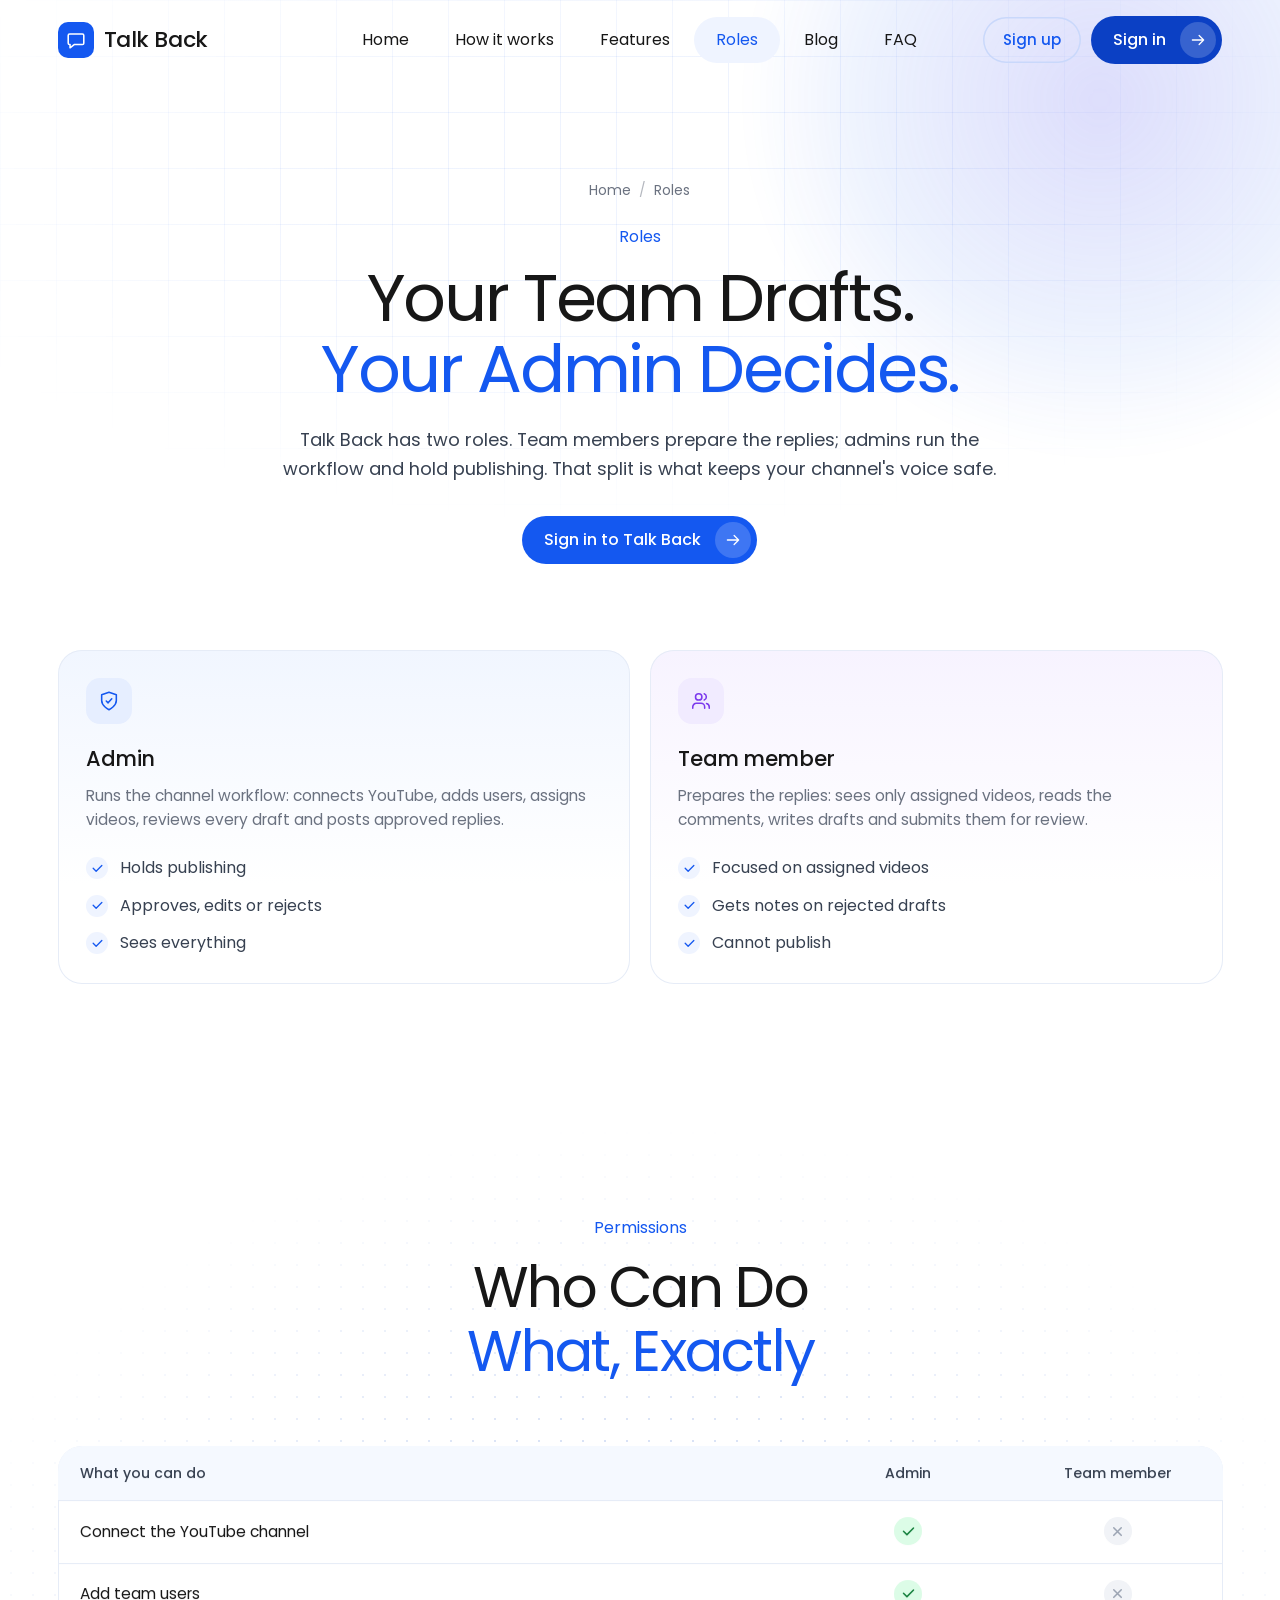
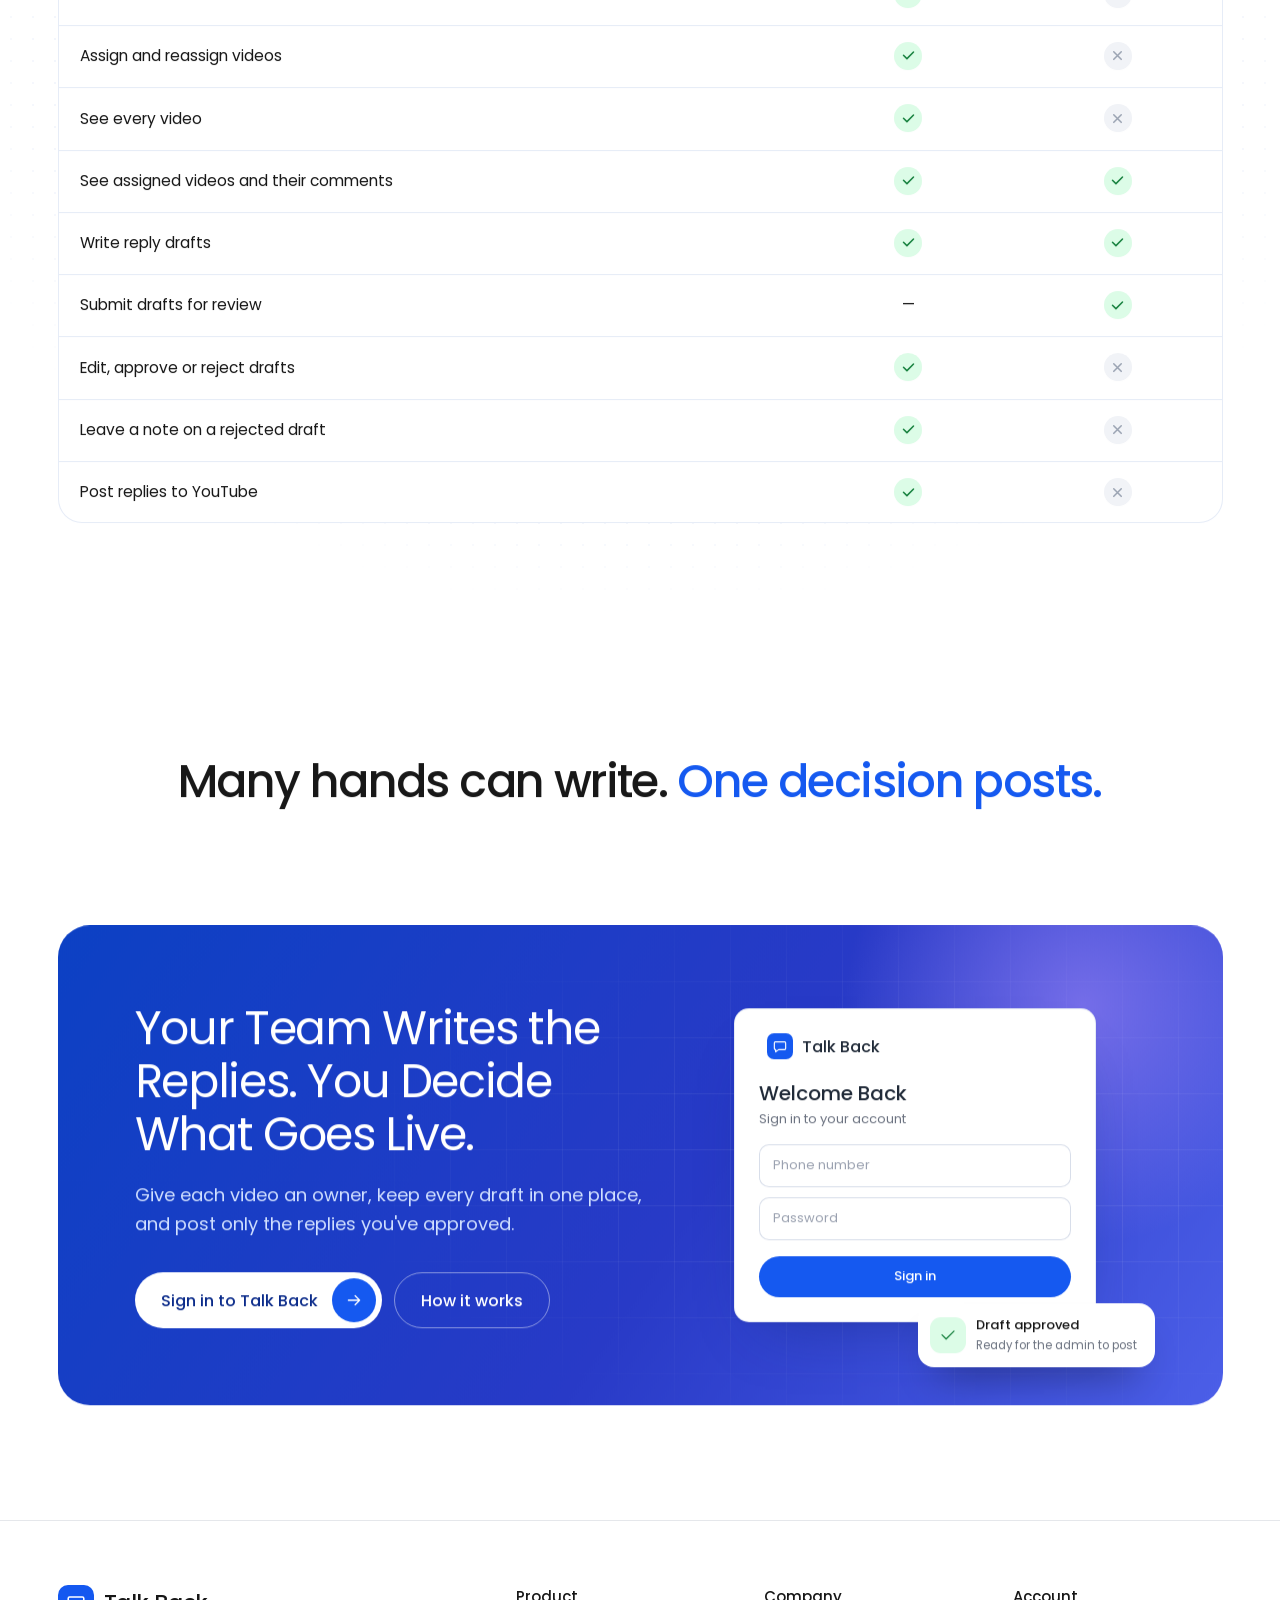
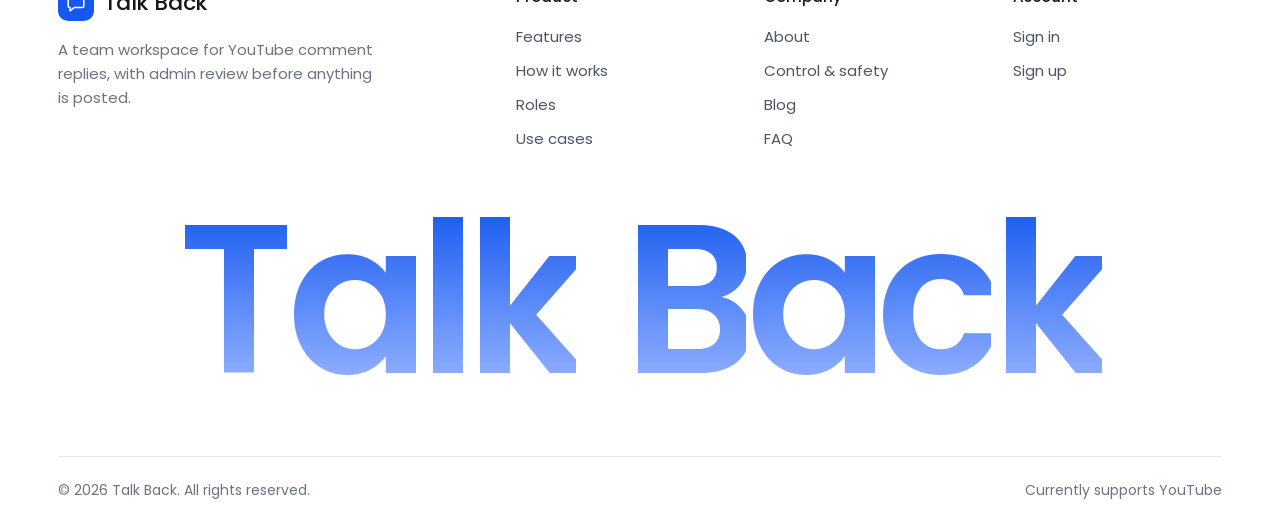
<file: roles.html>
<!DOCTYPE html>
<html lang="en">
<head>
  <meta charset="UTF-8">
  <meta name="viewport" content="width=device-width, initial-scale=1">
  <title>Roles &amp; Permissions — Talk Back</title>
  <meta name="description" content="Admins connect YouTube, assign videos, review drafts and post replies. Team members draft replies for their assigned videos and cannot publish.">
  <meta name="robots" content="index, follow, max-image-preview:large">
  <link rel="canonical" href="https://talkback.bckofiz.com/roles.html">
  <meta property="og:type" content="website">
  <meta property="og:site_name" content="Talk Back">
  <meta property="og:url" content="https://talkback.bckofiz.com/roles.html">
  <meta property="og:title" content="Roles &amp; Permissions — Talk Back">
  <meta property="og:description" content="Admins connect YouTube, assign videos, review drafts and post replies. Team members draft replies for their assigned videos and cannot publish.">
  <meta property="og:image" content="https://talkback.bckofiz.com/assets/images/og-image.png">
  <meta name="twitter:card" content="summary_large_image">
  <meta name="twitter:title" content="Roles &amp; Permissions — Talk Back">
  <meta name="twitter:description" content="Admins connect YouTube, assign videos, review drafts and post replies. Team members draft replies for their assigned videos and cannot publish.">
  <meta name="twitter:image" content="https://talkback.bckofiz.com/assets/images/og-image.png">
  <link rel="apple-touch-icon" sizes="180x180" href="assets/images/apple-touch-icon.png">
  <link rel="icon" type="image/png" sizes="32x32" href="assets/images/favicon-32.png">
  <link rel="manifest" href="site.webmanifest">
  <script>document.documentElement.classList.add("js");</script>
  <link rel="stylesheet" href="css/style.css">
  <link rel="stylesheet" href="css/pages.css">
  <script type="application/ld+json">{"@context": "https://schema.org", "@type": "BreadcrumbList", "itemListElement": [{"@type": "ListItem", "position": 1, "name": "Home", "item": "https://talkback.bckofiz.com/"}, {"@type": "ListItem", "position": 2, "name": "Roles", "item": "https://talkback.bckofiz.com/roles.html"}]}</script>
</head>
<body>
<!-- Icon sprite (same set as the home page) -->
<svg width="0" height="0" style="position:absolute" aria-hidden="true">
  <defs>
    <symbol id="i-logo" viewBox="0 0 24 24"><path d="M5 5.5h14a1.5 1.5 0 0 1 1.5 1.5v8.5A1.5 1.5 0 0 1 19 17H10l-4.5 3.5V17H5a1.5 1.5 0 0 1-1.5-1.5V7A1.5 1.5 0 0 1 5 5.5Z"/></symbol>
    <symbol id="i-grid" viewBox="0 0 24 24"><rect x="3.5" y="3.5" width="7" height="7" rx="1.5"/><rect x="13.5" y="3.5" width="7" height="7" rx="1.5"/><rect x="3.5" y="13.5" width="7" height="7" rx="1.5"/><rect x="13.5" y="13.5" width="7" height="7" rx="1.5"/></symbol>
    <symbol id="i-play" viewBox="0 0 24 24"><rect x="2.5" y="4.5" width="19" height="15" rx="2.5"/><path d="m10 9 5 3-5 3Z"/></symbol>
    <symbol id="i-approve" viewBox="0 0 24 24"><rect x="3" y="4" width="18" height="16" rx="2.5"/><path d="M7 9h4M7 13h3"/><path d="m13 14 2 2 4-4.5"/></symbol>
    <symbol id="i-users" viewBox="0 0 24 24"><path d="M16 20v-1.5a4 4 0 0 0-4-4H7a4 4 0 0 0-4 4V20"/><circle cx="9.5" cy="7.5" r="3.5"/><path d="M21 20v-1.5a4 4 0 0 0-3-3.85M15.5 4.2a3.5 3.5 0 0 1 0 6.6"/></symbol>
    <symbol id="i-plug" viewBox="0 0 24 24"><circle cx="12" cy="12" r="2.6"/><circle cx="5" cy="5.5" r="1.8"/><circle cx="19" cy="5.5" r="1.8"/><circle cx="5" cy="18.5" r="1.8"/><circle cx="19" cy="18.5" r="1.8"/><path d="m6.4 6.8 3.7 3.3M17.6 6.8l-3.7 3.3M6.4 17.2l3.7-3.3M17.6 17.2l-3.7-3.3"/></symbol>
    <symbol id="i-gear" viewBox="0 0 24 24"><circle cx="12" cy="12" r="3"/><path d="M12 2.5v3M12 18.5v3M2.5 12h3M18.5 12h3M5.3 5.3l2.1 2.1M16.6 16.6l2.1 2.1M5.3 18.7l2.1-2.1M16.6 7.4l2.1-2.1"/></symbol>
    <symbol id="i-bell" viewBox="0 0 24 24"><path d="M6 8.5a6 6 0 0 1 12 0c0 6.5 2.5 8.5 2.5 8.5h-17S6 15 6 8.5"/><path d="M10.3 20.5a1.9 1.9 0 0 0 3.4 0"/></symbol>
    <symbol id="i-sun" viewBox="0 0 24 24"><circle cx="12" cy="12" r="4"/><path d="M12 2.5v2M12 19.5v2M4.6 4.6l1.4 1.4M18 18l1.4 1.4M2.5 12h2M19.5 12h2M4.6 19.4 6 18M18 6l1.4-1.4"/></symbol>
    <symbol id="i-search" viewBox="0 0 24 24"><circle cx="11" cy="11" r="6.5"/><path d="m20.5 20.5-4.8-4.8"/></symbol>
    <symbol id="i-chev" viewBox="0 0 24 24"><path d="m6.5 9.5 5.5 5.5 5.5-5.5"/></symbol>
    <symbol id="i-arrow" viewBox="0 0 24 24"><path d="M4.5 12h15M13.5 6l6 6-6 6"/></symbol>
    <symbol id="i-back" viewBox="0 0 24 24"><path d="M19.5 12h-15M10.5 6l-6 6 6 6"/></symbol>
    <symbol id="i-check" viewBox="0 0 24 24"><path d="M20 6.5 9.5 17 4 11.5"/></symbol>
    <symbol id="i-check-c" viewBox="0 0 24 24"><circle cx="12" cy="12" r="9"/><path d="m8 12.3 2.7 2.7L16.2 9.5"/></symbol>
    <symbol id="i-x" viewBox="0 0 24 24"><path d="M18 6 6 18M6 6l12 12"/></symbol>
    <symbol id="i-pencil" viewBox="0 0 24 24"><path d="M16.5 3.5a2.6 2.6 0 0 1 3.7 3.7L7.5 20 3 21l1-4.5Z"/></symbol>
    <symbol id="i-trash" viewBox="0 0 24 24"><path d="M3.5 6.5h17M9 6.5V4h6v2.5M5.5 6.5l1 14h11l1-14M10 10.5v6M14 10.5v6"/></symbol>
    <symbol id="i-msg" viewBox="0 0 24 24"><path d="M20.5 15a2 2 0 0 1-2 2H8l-4.5 3.5V5.5a2 2 0 0 1 2-2h13a2 2 0 0 1 2 2Z"/></symbol>
    <symbol id="i-clock" viewBox="0 0 24 24"><circle cx="12" cy="12" r="9"/><path d="M12 7v5l3.2 2"/></symbol>
    <symbol id="i-list" viewBox="0 0 24 24"><path d="M8.5 6h12M8.5 12h12M8.5 18h12M3.5 6h.01M3.5 12h.01M3.5 18h.01"/></symbol>
    <symbol id="i-filter" viewBox="0 0 24 24"><path d="M21.5 4h-19l7.5 8.8V19l4 2v-8.2Z"/></symbol>
    <symbol id="i-lock" viewBox="0 0 24 24"><rect x="4" y="10.5" width="16" height="11" rx="2.5"/><path d="M8 10.5V7a4 4 0 0 1 8 0v3.5"/></symbol>
    <symbol id="i-shield" viewBox="0 0 24 24"><path d="M12 21.5s8-3.8 8-10V5.2L12 2.5 4 5.2v6.3c0 6.2 8 10 8 10"/><path d="m9 12 2 2 4-4.5"/></symbol>
    <symbol id="i-plus" viewBox="0 0 24 24"><path d="M12 5v14M5 12h14"/></symbol>
    <symbol id="i-dots" viewBox="0 0 24 24"><circle cx="12" cy="5.5" r="1.2"/><circle cx="12" cy="12" r="1.2"/><circle cx="12" cy="18.5" r="1.2"/></symbol>
    <symbol id="i-swap" viewBox="0 0 24 24"><path d="M4 8h14l-3.5-3.5M20 16H6l3.5 3.5"/></symbol>
    <symbol id="i-note" viewBox="0 0 24 24"><path d="M14.5 3.5H6a2 2 0 0 0-2 2v13a2 2 0 0 0 2 2h12a2 2 0 0 0 2-2V9Z"/><path d="M14.5 3.5V9H20M8 13h8M8 16.5h5"/></symbol>
    <symbol id="i-pulse" viewBox="0 0 24 24"><path d="M3 12h4l2.5-6 5 12 2.5-6h4"/></symbol>
  </defs>
</svg>

<a class="skip-link" href="#main">Skip to content</a>
<div class="progress" aria-hidden="true"><span></span></div>

<header class="nav" id="nav">
  <div class="container nav__inner">
    <a class="brand" href="index.html" aria-label="Talk Back home">
      <span class="brand__mark"><svg class="ic" aria-hidden="true"><use href="#i-logo"/></svg></span>
      Talk Back
    </a>
    <nav class="nav__links" id="navLinks" aria-label="Main">
      <a href="index.html">Home</a>
      <a href="how-it-works.html">How it works</a>
      <a href="features.html">Features</a>
      <a href="roles.html" aria-current="page">Roles</a>
      <a href="blog.html">Blog</a>
      <a href="faq.html">FAQ</a>
      <a class="nav__mobile-cta nav__mobile-cta--ghost" href="https://talkback.bckofiz.com/signup">Sign up</a>
      <a class="nav__mobile-cta" href="https://talkback.bckofiz.com/login">Sign in</a>
    </nav>
    <div class="nav__actions">
      <a class="nav__signup" href="https://talkback.bckofiz.com/signup">Sign up</a>
      <a class="pill pill--blue nav__cta" href="https://talkback.bckofiz.com/login">Sign in <span class="pill__dot"><svg class="ic" aria-hidden="true"><use href="#i-arrow"/></svg></span></a>
    </div>
    <button class="nav__toggle" id="navToggle" type="button" aria-expanded="false" aria-controls="navLinks">
      <span class="sr-only">Open menu</span><i></i><i></i>
    </button>
  </div>
</header>

<main id="main">
<section class="phero" aria-labelledby="page-title">
  <div class="container phero__grid phero__grid--solo">
    <div>
      <nav class="crumbs" aria-label="Breadcrumb"><a href="index.html">Home</a><span aria-hidden="true">/</span><span>Roles</span></nav>
      <p class="eyebrow">Roles</p>
      <h1 class="phero__title" id="page-title">Your Team Drafts. <span class="b">Your Admin Decides.</span></h1>
      <p class="lead">Talk Back has two roles. Team members prepare the replies; admins run the workflow and hold publishing. That split is what keeps your channel's voice safe.</p>
      <div class="phero__actions"><a class="pill pill--blue" href="https://talkback.bckofiz.com/login">Sign in to Talk Back <span class="pill__dot"><svg class="ic" aria-hidden="true"><use href="#i-arrow"/></svg></span></a></div>
    </div>
    
  </div>
</section><section class="section" style="padding-top:10px">
  <div class="container">
<div class="tiles tiles--2" data-reveal data-stagger><article class="ptile t-blue"><span class="st st--blue"><svg class="ic" aria-hidden="true"><use href="#i-shield"/></svg></span><h3>Admin</h3><p>Runs the channel workflow: connects YouTube, adds users, assigns videos, reviews every draft and posts approved replies.</p><ul class="checks"><li>Holds publishing</li><li>Approves, edits or rejects</li><li>Sees everything</li></ul></article><article class="ptile t-violet"><span class="st st--violet"><svg class="ic" aria-hidden="true"><use href="#i-users"/></svg></span><h3>Team member</h3><p>Prepares the replies: sees only assigned videos, reads the comments, writes drafts and submits them for review.</p><ul class="checks"><li>Focused on assigned videos</li><li>Gets notes on rejected drafts</li><li>Cannot publish</li></ul></article></div>
  </div>
</section><section class="section tint tint--dots">
  <div class="container">
<div class="head head--center" data-reveal><p class="eyebrow">Permissions</p><h2 class="h2"><span class="h2__a">Who Can Do</span> <span class="h2__b">What, Exactly</span></h2></div><div class="cmp" data-reveal><table><thead><tr><th scope="col">What you can do</th><th scope="col">Admin</th><th scope="col">Team member</th></tr></thead><tbody><tr><td>Connect the YouTube channel</td><td><span class="yes" title="Yes"><svg class="ic" aria-hidden="true"><use href="#i-check"/></svg></span></td><td><span class="no" title="No"><svg class="ic" aria-hidden="true"><use href="#i-x"/></svg></span></td></tr><tr><td>Add team users</td><td><span class="yes" title="Yes"><svg class="ic" aria-hidden="true"><use href="#i-check"/></svg></span></td><td><span class="no" title="No"><svg class="ic" aria-hidden="true"><use href="#i-x"/></svg></span></td></tr><tr><td>Assign and reassign videos</td><td><span class="yes" title="Yes"><svg class="ic" aria-hidden="true"><use href="#i-check"/></svg></span></td><td><span class="no" title="No"><svg class="ic" aria-hidden="true"><use href="#i-x"/></svg></span></td></tr><tr><td>See every video</td><td><span class="yes" title="Yes"><svg class="ic" aria-hidden="true"><use href="#i-check"/></svg></span></td><td><span class="no" title="No"><svg class="ic" aria-hidden="true"><use href="#i-x"/></svg></span></td></tr><tr><td>See assigned videos and their comments</td><td><span class="yes" title="Yes"><svg class="ic" aria-hidden="true"><use href="#i-check"/></svg></span></td><td><span class="yes" title="Yes"><svg class="ic" aria-hidden="true"><use href="#i-check"/></svg></span></td></tr><tr><td>Write reply drafts</td><td><span class="yes" title="Yes"><svg class="ic" aria-hidden="true"><use href="#i-check"/></svg></span></td><td><span class="yes" title="Yes"><svg class="ic" aria-hidden="true"><use href="#i-check"/></svg></span></td></tr><tr><td>Submit drafts for review</td><td>—</td><td><span class="yes" title="Yes"><svg class="ic" aria-hidden="true"><use href="#i-check"/></svg></span></td></tr><tr><td>Edit, approve or reject drafts</td><td><span class="yes" title="Yes"><svg class="ic" aria-hidden="true"><use href="#i-check"/></svg></span></td><td><span class="no" title="No"><svg class="ic" aria-hidden="true"><use href="#i-x"/></svg></span></td></tr><tr><td>Leave a note on a rejected draft</td><td><span class="yes" title="Yes"><svg class="ic" aria-hidden="true"><use href="#i-check"/></svg></span></td><td><span class="no" title="No"><svg class="ic" aria-hidden="true"><use href="#i-x"/></svg></span></td></tr><tr><td>Post replies to YouTube</td><td><span class="yes" title="Yes"><svg class="ic" aria-hidden="true"><use href="#i-check"/></svg></span></td><td><span class="no" title="No"><svg class="ic" aria-hidden="true"><use href="#i-x"/></svg></span></td></tr></tbody></table></div>
  </div>
</section><section class="section">
  <div class="container">
<p class="pstatement" data-reveal>Many hands can write. <em>One decision posts.</em></p>
  </div>
</section><section class="cta" aria-labelledby="cta-title">
  <div class="container">
    <div class="cta__band" data-reveal>
      <div class="cta__copy">
        <h2 class="cta__title" id="cta-title">Your Team Writes the Replies. You Decide What Goes Live.</h2>
        <p>Give each video an owner, keep every draft in one place, and post only the replies you've approved.</p>
        <div class="cta__actions">
          <a class="pill pill--white" href="https://talkback.bckofiz.com/login">Sign in to Talk Back <span class="pill__dot pill__dot--blue"><svg class="ic" aria-hidden="true"><use href="#i-arrow"/></svg></span></a>
          <a class="pill pill--outline" href="how-it-works.html">How it works</a>
        </div>
      </div>
      <div class="cta__ui" aria-hidden="true">
        <div class="mini mini--signin">
          <div class="app__brand"><span class="app__logo"><svg class="ic" aria-hidden="true"><use href="#i-logo"/></svg></span>Talk Back</div>
          <p class="signin__h">Welcome Back</p>
          <p class="signin__s">Sign in to your account</p>
          <span class="field">Phone number</span>
          <span class="field">Password</span>
          <span class="conn__btn">Sign in</span>
        </div>
        <div class="toast"><span class="st st--green"><svg class="ic" aria-hidden="true"><use href="#i-check"/></svg></span><div><b>Draft approved</b><small>Ready for the admin to post</small></div></div>
      </div>
    </div>
  </div>
</section>
</main>

<footer class="footer">
  <div class="container footer__grid">
    <div class="footer__brand">
      <a class="brand" href="index.html" aria-label="Talk Back home"><span class="brand__mark"><svg class="ic" aria-hidden="true"><use href="#i-logo"/></svg></span>Talk Back</a>
      <p>A team workspace for YouTube comment replies, with admin review before anything is posted.</p>
    </div>
    <nav class="footer__col" aria-label="Product">
      <p>Product</p>
      <a href="features.html">Features</a><a href="how-it-works.html">How it works</a><a href="roles.html">Roles</a><a href="use-cases.html">Use cases</a>
    </nav>
    <nav class="footer__col" aria-label="Company">
      <p>Company</p>
      <a href="about.html">About</a><a href="security.html">Control &amp; safety</a><a href="blog.html">Blog</a><a href="faq.html">FAQ</a>
    </nav>
    <nav class="footer__col" aria-label="Account">
      <p>Account</p>
      <a href="https://talkback.bckofiz.com/login">Sign in</a>
      <a href="https://talkback.bckofiz.com/signup">Sign up</a>
    </nav>
  </div>
  <div class="container wordmark" aria-hidden="true"><span>T</span><span>a</span><span>l</span><span>k</span><span class="sp"></span><span>B</span><span>a</span><span>c</span><span>k</span></div>
  <div class="container footer__base">
    <span>© <span id="year">2026</span> Talk Back. All rights reserved.</span>
    <span>Currently supports YouTube</span>
  </div>
</footer>

<script src="js/vendor/gsap.min.js" defer></script>
<script src="js/vendor/ScrollTrigger.min.js" defer></script>
<script src="js/vendor/lenis.min.js" defer></script>
<script src="js/pages.js" defer></script>
</body>
</html>
</file>
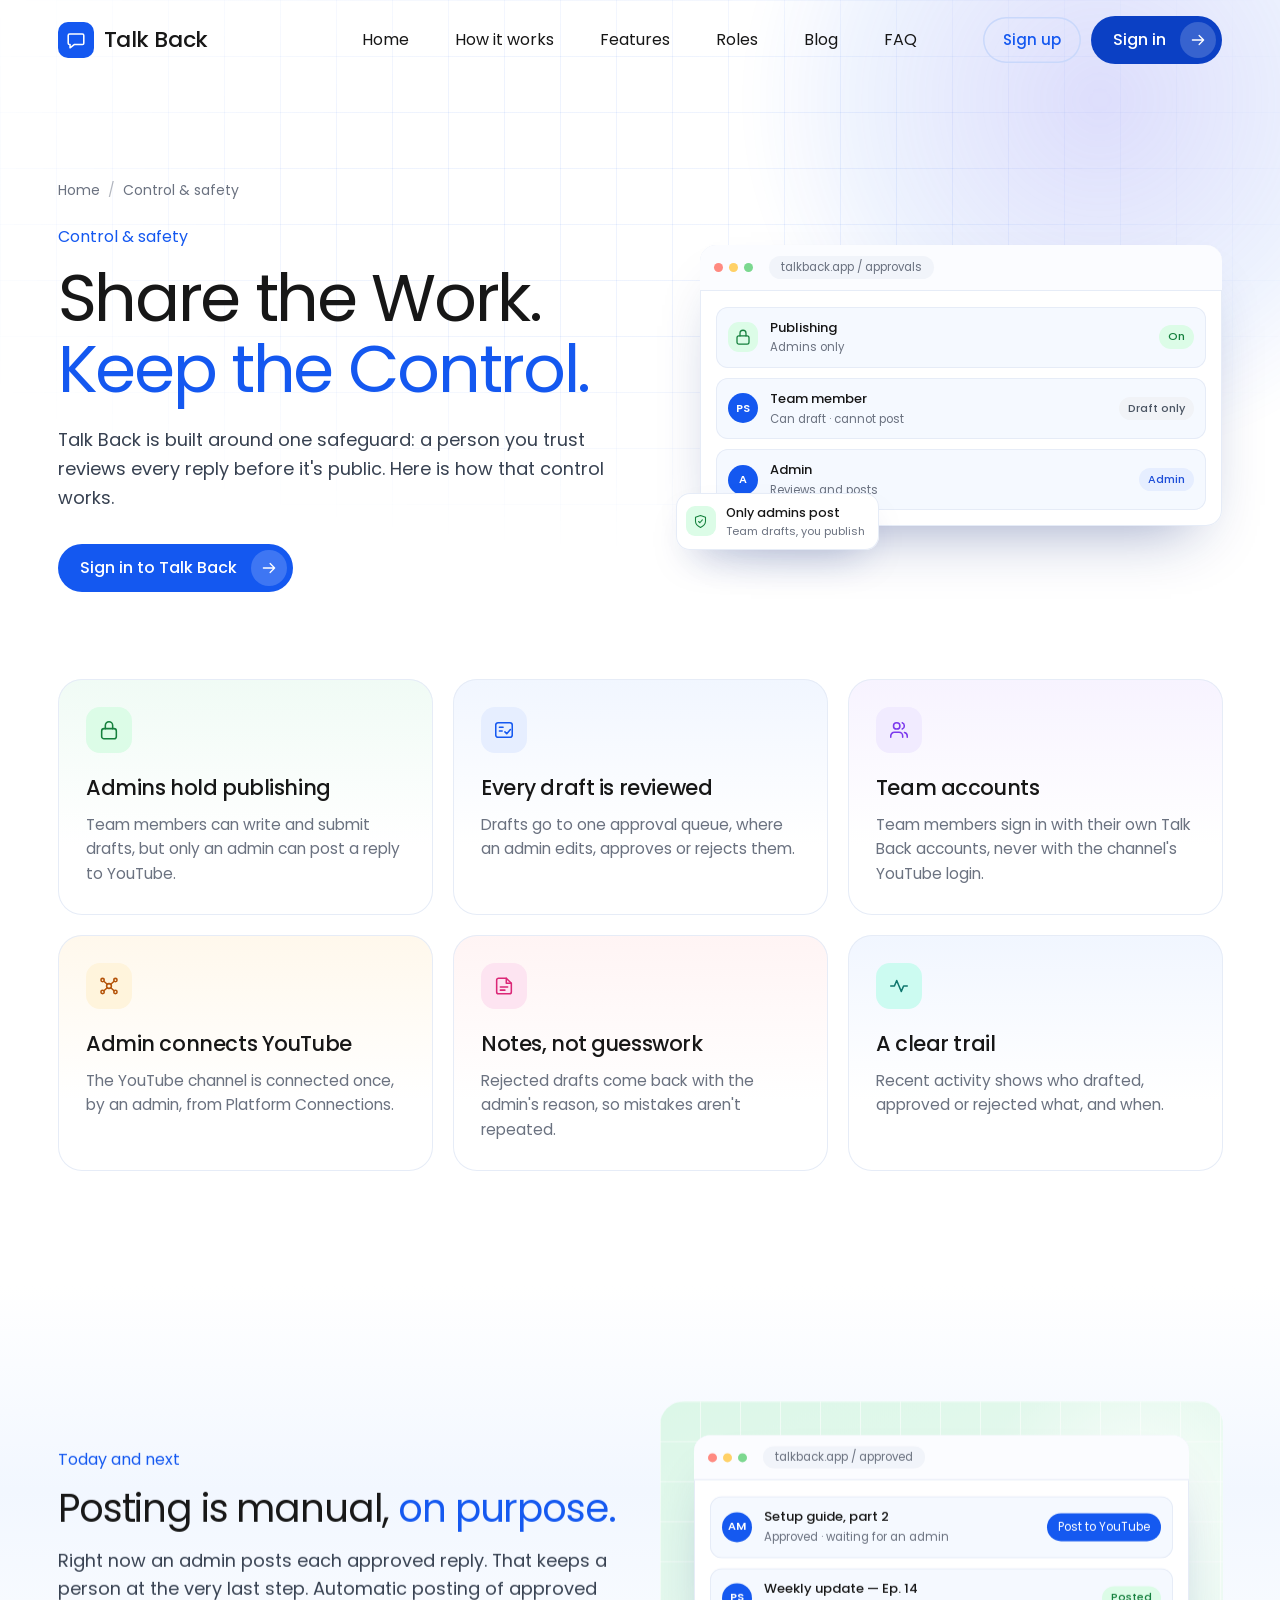
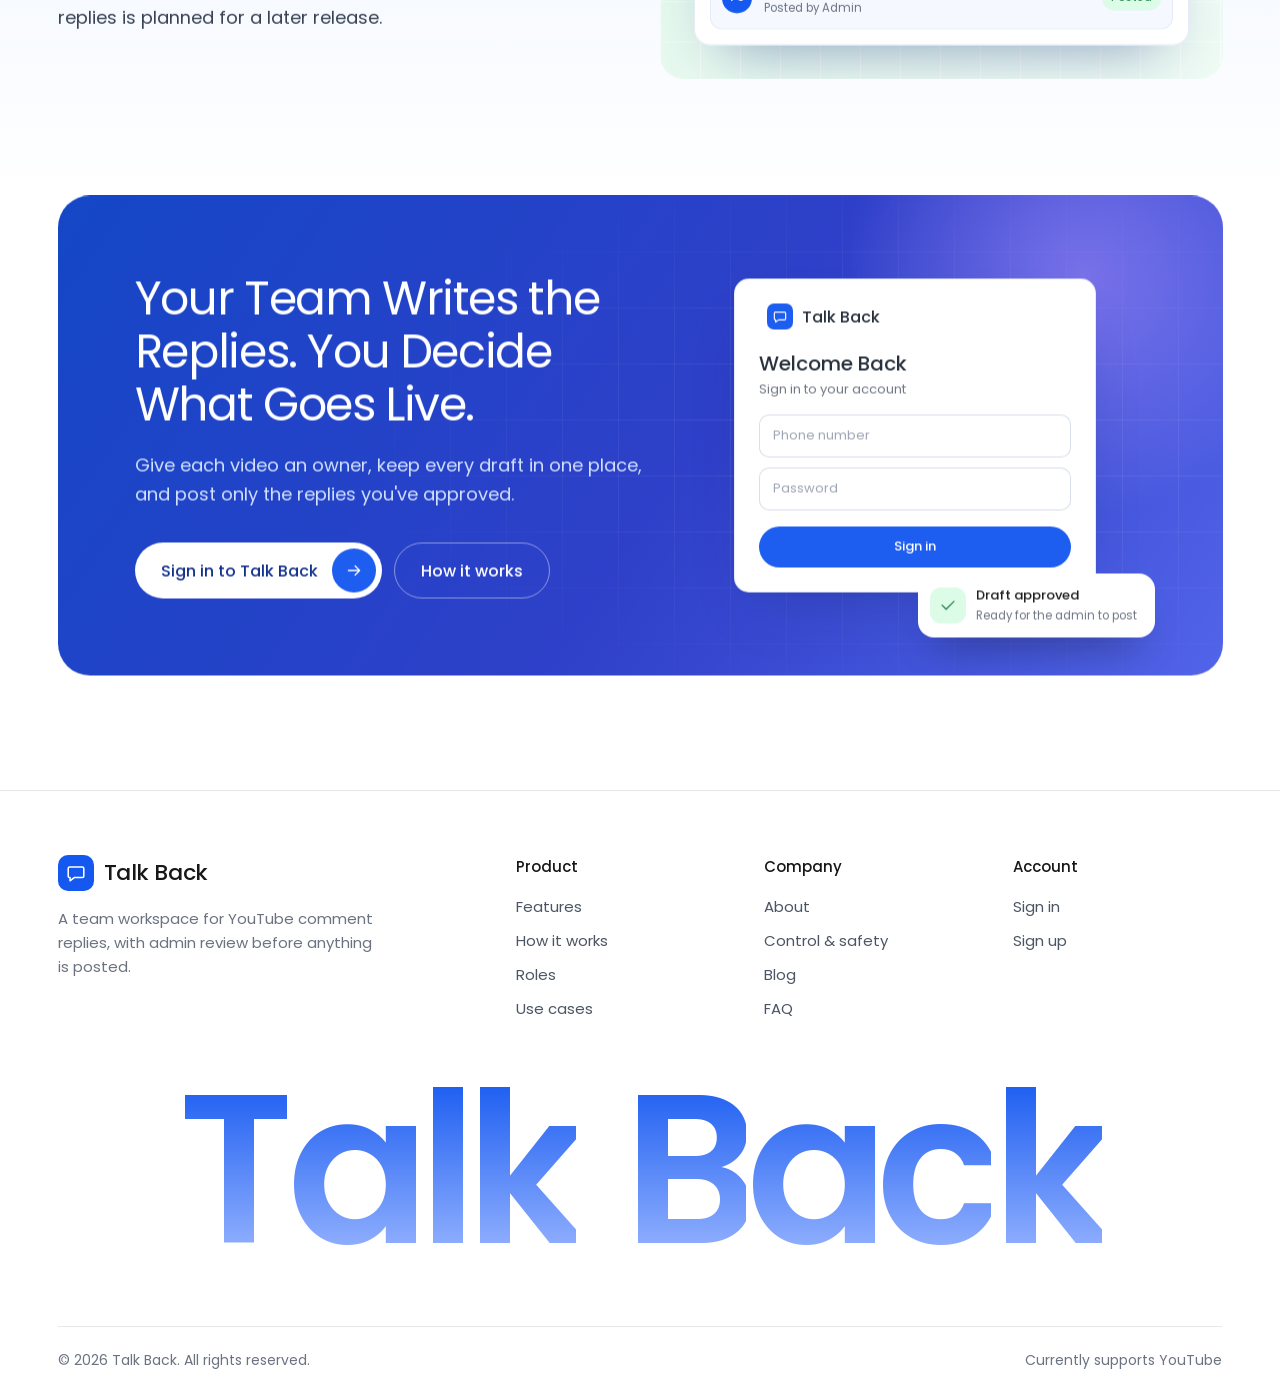
<file: security.html>
<!DOCTYPE html>
<html lang="en">
<head>
  <meta charset="UTF-8">
  <meta name="viewport" content="width=device-width, initial-scale=1">
  <title>Control &amp; Safety — Talk Back</title>
  <meta name="description" content="Only admins post to YouTube, every draft is reviewed, team members use their own accounts, and rejected drafts come back with a note.">
  <meta name="robots" content="index, follow, max-image-preview:large">
  <link rel="canonical" href="https://talkback.bckofiz.com/security.html">
  <meta property="og:type" content="website">
  <meta property="og:site_name" content="Talk Back">
  <meta property="og:url" content="https://talkback.bckofiz.com/security.html">
  <meta property="og:title" content="Control &amp; Safety — Talk Back">
  <meta property="og:description" content="Only admins post to YouTube, every draft is reviewed, team members use their own accounts, and rejected drafts come back with a note.">
  <meta property="og:image" content="https://talkback.bckofiz.com/assets/images/og-image.png">
  <meta name="twitter:card" content="summary_large_image">
  <meta name="twitter:title" content="Control &amp; Safety — Talk Back">
  <meta name="twitter:description" content="Only admins post to YouTube, every draft is reviewed, team members use their own accounts, and rejected drafts come back with a note.">
  <meta name="twitter:image" content="https://talkback.bckofiz.com/assets/images/og-image.png">
  <link rel="apple-touch-icon" sizes="180x180" href="assets/images/apple-touch-icon.png">
  <link rel="icon" type="image/png" sizes="32x32" href="assets/images/favicon-32.png">
  <link rel="manifest" href="site.webmanifest">
  <script>document.documentElement.classList.add("js");</script>
  <link rel="stylesheet" href="css/style.css">
  <link rel="stylesheet" href="css/pages.css">
  <script type="application/ld+json">{"@context": "https://schema.org", "@type": "BreadcrumbList", "itemListElement": [{"@type": "ListItem", "position": 1, "name": "Home", "item": "https://talkback.bckofiz.com/"}, {"@type": "ListItem", "position": 2, "name": "Control & safety", "item": "https://talkback.bckofiz.com/security.html"}]}</script>
</head>
<body>
<!-- Icon sprite (same set as the home page) -->
<svg width="0" height="0" style="position:absolute" aria-hidden="true">
  <defs>
    <symbol id="i-logo" viewBox="0 0 24 24"><path d="M5 5.5h14a1.5 1.5 0 0 1 1.5 1.5v8.5A1.5 1.5 0 0 1 19 17H10l-4.5 3.5V17H5a1.5 1.5 0 0 1-1.5-1.5V7A1.5 1.5 0 0 1 5 5.5Z"/></symbol>
    <symbol id="i-grid" viewBox="0 0 24 24"><rect x="3.5" y="3.5" width="7" height="7" rx="1.5"/><rect x="13.5" y="3.5" width="7" height="7" rx="1.5"/><rect x="3.5" y="13.5" width="7" height="7" rx="1.5"/><rect x="13.5" y="13.5" width="7" height="7" rx="1.5"/></symbol>
    <symbol id="i-play" viewBox="0 0 24 24"><rect x="2.5" y="4.5" width="19" height="15" rx="2.5"/><path d="m10 9 5 3-5 3Z"/></symbol>
    <symbol id="i-approve" viewBox="0 0 24 24"><rect x="3" y="4" width="18" height="16" rx="2.5"/><path d="M7 9h4M7 13h3"/><path d="m13 14 2 2 4-4.5"/></symbol>
    <symbol id="i-users" viewBox="0 0 24 24"><path d="M16 20v-1.5a4 4 0 0 0-4-4H7a4 4 0 0 0-4 4V20"/><circle cx="9.5" cy="7.5" r="3.5"/><path d="M21 20v-1.5a4 4 0 0 0-3-3.85M15.5 4.2a3.5 3.5 0 0 1 0 6.6"/></symbol>
    <symbol id="i-plug" viewBox="0 0 24 24"><circle cx="12" cy="12" r="2.6"/><circle cx="5" cy="5.5" r="1.8"/><circle cx="19" cy="5.5" r="1.8"/><circle cx="5" cy="18.5" r="1.8"/><circle cx="19" cy="18.5" r="1.8"/><path d="m6.4 6.8 3.7 3.3M17.6 6.8l-3.7 3.3M6.4 17.2l3.7-3.3M17.6 17.2l-3.7-3.3"/></symbol>
    <symbol id="i-gear" viewBox="0 0 24 24"><circle cx="12" cy="12" r="3"/><path d="M12 2.5v3M12 18.5v3M2.5 12h3M18.5 12h3M5.3 5.3l2.1 2.1M16.6 16.6l2.1 2.1M5.3 18.7l2.1-2.1M16.6 7.4l2.1-2.1"/></symbol>
    <symbol id="i-bell" viewBox="0 0 24 24"><path d="M6 8.5a6 6 0 0 1 12 0c0 6.5 2.5 8.5 2.5 8.5h-17S6 15 6 8.5"/><path d="M10.3 20.5a1.9 1.9 0 0 0 3.4 0"/></symbol>
    <symbol id="i-sun" viewBox="0 0 24 24"><circle cx="12" cy="12" r="4"/><path d="M12 2.5v2M12 19.5v2M4.6 4.6l1.4 1.4M18 18l1.4 1.4M2.5 12h2M19.5 12h2M4.6 19.4 6 18M18 6l1.4-1.4"/></symbol>
    <symbol id="i-search" viewBox="0 0 24 24"><circle cx="11" cy="11" r="6.5"/><path d="m20.5 20.5-4.8-4.8"/></symbol>
    <symbol id="i-chev" viewBox="0 0 24 24"><path d="m6.5 9.5 5.5 5.5 5.5-5.5"/></symbol>
    <symbol id="i-arrow" viewBox="0 0 24 24"><path d="M4.5 12h15M13.5 6l6 6-6 6"/></symbol>
    <symbol id="i-back" viewBox="0 0 24 24"><path d="M19.5 12h-15M10.5 6l-6 6 6 6"/></symbol>
    <symbol id="i-check" viewBox="0 0 24 24"><path d="M20 6.5 9.5 17 4 11.5"/></symbol>
    <symbol id="i-check-c" viewBox="0 0 24 24"><circle cx="12" cy="12" r="9"/><path d="m8 12.3 2.7 2.7L16.2 9.5"/></symbol>
    <symbol id="i-x" viewBox="0 0 24 24"><path d="M18 6 6 18M6 6l12 12"/></symbol>
    <symbol id="i-pencil" viewBox="0 0 24 24"><path d="M16.5 3.5a2.6 2.6 0 0 1 3.7 3.7L7.5 20 3 21l1-4.5Z"/></symbol>
    <symbol id="i-trash" viewBox="0 0 24 24"><path d="M3.5 6.5h17M9 6.5V4h6v2.5M5.5 6.5l1 14h11l1-14M10 10.5v6M14 10.5v6"/></symbol>
    <symbol id="i-msg" viewBox="0 0 24 24"><path d="M20.5 15a2 2 0 0 1-2 2H8l-4.5 3.5V5.5a2 2 0 0 1 2-2h13a2 2 0 0 1 2 2Z"/></symbol>
    <symbol id="i-clock" viewBox="0 0 24 24"><circle cx="12" cy="12" r="9"/><path d="M12 7v5l3.2 2"/></symbol>
    <symbol id="i-list" viewBox="0 0 24 24"><path d="M8.5 6h12M8.5 12h12M8.5 18h12M3.5 6h.01M3.5 12h.01M3.5 18h.01"/></symbol>
    <symbol id="i-filter" viewBox="0 0 24 24"><path d="M21.5 4h-19l7.5 8.8V19l4 2v-8.2Z"/></symbol>
    <symbol id="i-lock" viewBox="0 0 24 24"><rect x="4" y="10.5" width="16" height="11" rx="2.5"/><path d="M8 10.5V7a4 4 0 0 1 8 0v3.5"/></symbol>
    <symbol id="i-shield" viewBox="0 0 24 24"><path d="M12 21.5s8-3.8 8-10V5.2L12 2.5 4 5.2v6.3c0 6.2 8 10 8 10"/><path d="m9 12 2 2 4-4.5"/></symbol>
    <symbol id="i-plus" viewBox="0 0 24 24"><path d="M12 5v14M5 12h14"/></symbol>
    <symbol id="i-dots" viewBox="0 0 24 24"><circle cx="12" cy="5.5" r="1.2"/><circle cx="12" cy="12" r="1.2"/><circle cx="12" cy="18.5" r="1.2"/></symbol>
    <symbol id="i-swap" viewBox="0 0 24 24"><path d="M4 8h14l-3.5-3.5M20 16H6l3.5 3.5"/></symbol>
    <symbol id="i-note" viewBox="0 0 24 24"><path d="M14.5 3.5H6a2 2 0 0 0-2 2v13a2 2 0 0 0 2 2h12a2 2 0 0 0 2-2V9Z"/><path d="M14.5 3.5V9H20M8 13h8M8 16.5h5"/></symbol>
    <symbol id="i-pulse" viewBox="0 0 24 24"><path d="M3 12h4l2.5-6 5 12 2.5-6h4"/></symbol>
  </defs>
</svg>

<a class="skip-link" href="#main">Skip to content</a>
<div class="progress" aria-hidden="true"><span></span></div>

<header class="nav" id="nav">
  <div class="container nav__inner">
    <a class="brand" href="index.html" aria-label="Talk Back home">
      <span class="brand__mark"><svg class="ic" aria-hidden="true"><use href="#i-logo"/></svg></span>
      Talk Back
    </a>
    <nav class="nav__links" id="navLinks" aria-label="Main">
      <a href="index.html">Home</a>
      <a href="how-it-works.html">How it works</a>
      <a href="features.html">Features</a>
      <a href="roles.html">Roles</a>
      <a href="blog.html">Blog</a>
      <a href="faq.html">FAQ</a>
      <a class="nav__mobile-cta nav__mobile-cta--ghost" href="https://talkback.bckofiz.com/signup">Sign up</a>
      <a class="nav__mobile-cta" href="https://talkback.bckofiz.com/login">Sign in</a>
    </nav>
    <div class="nav__actions">
      <a class="nav__signup" href="https://talkback.bckofiz.com/signup">Sign up</a>
      <a class="pill pill--blue nav__cta" href="https://talkback.bckofiz.com/login">Sign in <span class="pill__dot"><svg class="ic" aria-hidden="true"><use href="#i-arrow"/></svg></span></a>
    </div>
    <button class="nav__toggle" id="navToggle" type="button" aria-expanded="false" aria-controls="navLinks">
      <span class="sr-only">Open menu</span><i></i><i></i>
    </button>
  </div>
</header>

<main id="main">
<section class="phero" aria-labelledby="page-title">
  <div class="container phero__grid">
    <div>
      <nav class="crumbs" aria-label="Breadcrumb"><a href="index.html">Home</a><span aria-hidden="true">/</span><span>Control & safety</span></nav>
      <p class="eyebrow">Control &amp; safety</p>
      <h1 class="phero__title" id="page-title">Share the Work. <span class="b">Keep the Control.</span></h1>
      <p class="lead">Talk Back is built around one safeguard: a person you trust reviews every reply before it's public. Here is how that control works.</p>
      <div class="phero__actions"><a class="pill pill--blue" href="https://talkback.bckofiz.com/login">Sign in to Talk Back <span class="pill__dot"><svg class="ic" aria-hidden="true"><use href="#i-arrow"/></svg></span></a></div>
    </div>
    <div class="phero__ui" aria-hidden="true"><div class="win"><div class="win__bar"><i></i><i></i><i></i><span>talkback.app / approvals</span></div><div class="win__body"><div class="row"><span class="st st--green" style="width:30px;height:30px"><svg class="ic" aria-hidden="true"><use href="#i-lock"/></svg></span><div class="grow"><b>Publishing</b><small>Admins only</small></div><span class="tag tag--green">On</span></div><div class="row"><span class="pav av--v">PS</span><div class="grow"><b>Team member</b><small>Can draft · cannot post</small></div><span class="tag tag--grey">Draft only</span></div><div class="row"><span class="pav">A</span><div class="grow"><b>Admin</b><small>Reviews and posts</small></div><span class="tag tag--blue">Admin</span></div></div></div><div class="float-chip" style="left:-24px;bottom:-24px"><span class="st st--green"><svg class="ic" aria-hidden="true"><use href="#i-shield"/></svg></span><div><b>Only admins post</b><small>Team drafts, you publish</small></div></div></div>
  </div>
</section><section class="section" style="padding-top:10px">
  <div class="container">
<div class="tiles" data-reveal data-stagger><article class="ptile t-green"><span class="st st--green"><svg class="ic" aria-hidden="true"><use href="#i-lock"/></svg></span><h3>Admins hold publishing</h3><p>Team members can write and submit drafts, but only an admin can post a reply to YouTube.</p></article><article class="ptile t-blue"><span class="st st--blue"><svg class="ic" aria-hidden="true"><use href="#i-approve"/></svg></span><h3>Every draft is reviewed</h3><p>Drafts go to one approval queue, where an admin edits, approves or rejects them.</p></article><article class="ptile t-violet"><span class="st st--violet"><svg class="ic" aria-hidden="true"><use href="#i-users"/></svg></span><h3>Team accounts</h3><p>Team members sign in with their own Talk Back accounts, never with the channel's YouTube login.</p></article><article class="ptile t-amber"><span class="st st--amber"><svg class="ic" aria-hidden="true"><use href="#i-plug"/></svg></span><h3>Admin connects YouTube</h3><p>The YouTube channel is connected once, by an admin, from Platform Connections.</p></article><article class="ptile t-peach"><span class="st st--pink"><svg class="ic" aria-hidden="true"><use href="#i-note"/></svg></span><h3>Notes, not guesswork</h3><p>Rejected drafts come back with the admin's reason, so mistakes aren't repeated.</p></article><article class="ptile t-blue"><span class="st st--teal"><svg class="ic" aria-hidden="true"><use href="#i-pulse"/></svg></span><h3>A clear trail</h3><p>Recent activity shows who drafted, approved or rejected what, and when.</p></article></div>
  </div>
</section><section class="section tint tint--blue">
  <div class="container">
<div class="split" data-reveal><div><p class="eyebrow">Today and next</p><h2 class="block-title">Posting is manual, <span class="b">on purpose.</span></h2><p class="lead">Right now an admin posts each approved reply. That keeps a person at the very last step. Automatic posting of approved replies is planned for a later release.</p></div><div class="scene s-green" aria-hidden="true"><div class="win"><div class="win__bar"><i></i><i></i><i></i><span>talkback.app / approved</span></div><div class="win__body"><div class="row"><span class="pav av--t">AM</span><div class="grow"><b>Setup guide, part 2</b><small>Approved · waiting for an admin</small></div><span class="btnlet">Post to YouTube</span></div><div class="row"><span class="pav av--v">PS</span><div class="grow"><b>Weekly update — Ep. 14</b><small>Posted by Admin</small></div><span class="tag tag--green">Posted</span></div></div></div></div></div>
  </div>
</section><section class="cta" aria-labelledby="cta-title">
  <div class="container">
    <div class="cta__band" data-reveal>
      <div class="cta__copy">
        <h2 class="cta__title" id="cta-title">Your Team Writes the Replies. You Decide What Goes Live.</h2>
        <p>Give each video an owner, keep every draft in one place, and post only the replies you've approved.</p>
        <div class="cta__actions">
          <a class="pill pill--white" href="https://talkback.bckofiz.com/login">Sign in to Talk Back <span class="pill__dot pill__dot--blue"><svg class="ic" aria-hidden="true"><use href="#i-arrow"/></svg></span></a>
          <a class="pill pill--outline" href="how-it-works.html">How it works</a>
        </div>
      </div>
      <div class="cta__ui" aria-hidden="true">
        <div class="mini mini--signin">
          <div class="app__brand"><span class="app__logo"><svg class="ic" aria-hidden="true"><use href="#i-logo"/></svg></span>Talk Back</div>
          <p class="signin__h">Welcome Back</p>
          <p class="signin__s">Sign in to your account</p>
          <span class="field">Phone number</span>
          <span class="field">Password</span>
          <span class="conn__btn">Sign in</span>
        </div>
        <div class="toast"><span class="st st--green"><svg class="ic" aria-hidden="true"><use href="#i-check"/></svg></span><div><b>Draft approved</b><small>Ready for the admin to post</small></div></div>
      </div>
    </div>
  </div>
</section>
</main>

<footer class="footer">
  <div class="container footer__grid">
    <div class="footer__brand">
      <a class="brand" href="index.html" aria-label="Talk Back home"><span class="brand__mark"><svg class="ic" aria-hidden="true"><use href="#i-logo"/></svg></span>Talk Back</a>
      <p>A team workspace for YouTube comment replies, with admin review before anything is posted.</p>
    </div>
    <nav class="footer__col" aria-label="Product">
      <p>Product</p>
      <a href="features.html">Features</a><a href="how-it-works.html">How it works</a><a href="roles.html">Roles</a><a href="use-cases.html">Use cases</a>
    </nav>
    <nav class="footer__col" aria-label="Company">
      <p>Company</p>
      <a href="about.html">About</a><a href="security.html">Control &amp; safety</a><a href="blog.html">Blog</a><a href="faq.html">FAQ</a>
    </nav>
    <nav class="footer__col" aria-label="Account">
      <p>Account</p>
      <a href="https://talkback.bckofiz.com/login">Sign in</a>
      <a href="https://talkback.bckofiz.com/signup">Sign up</a>
    </nav>
  </div>
  <div class="container wordmark" aria-hidden="true"><span>T</span><span>a</span><span>l</span><span>k</span><span class="sp"></span><span>B</span><span>a</span><span>c</span><span>k</span></div>
  <div class="container footer__base">
    <span>© <span id="year">2026</span> Talk Back. All rights reserved.</span>
    <span>Currently supports YouTube</span>
  </div>
</footer>

<script src="js/vendor/gsap.min.js" defer></script>
<script src="js/vendor/ScrollTrigger.min.js" defer></script>
<script src="js/vendor/lenis.min.js" defer></script>
<script src="js/pages.js" defer></script>
</body>
</html>
</file>
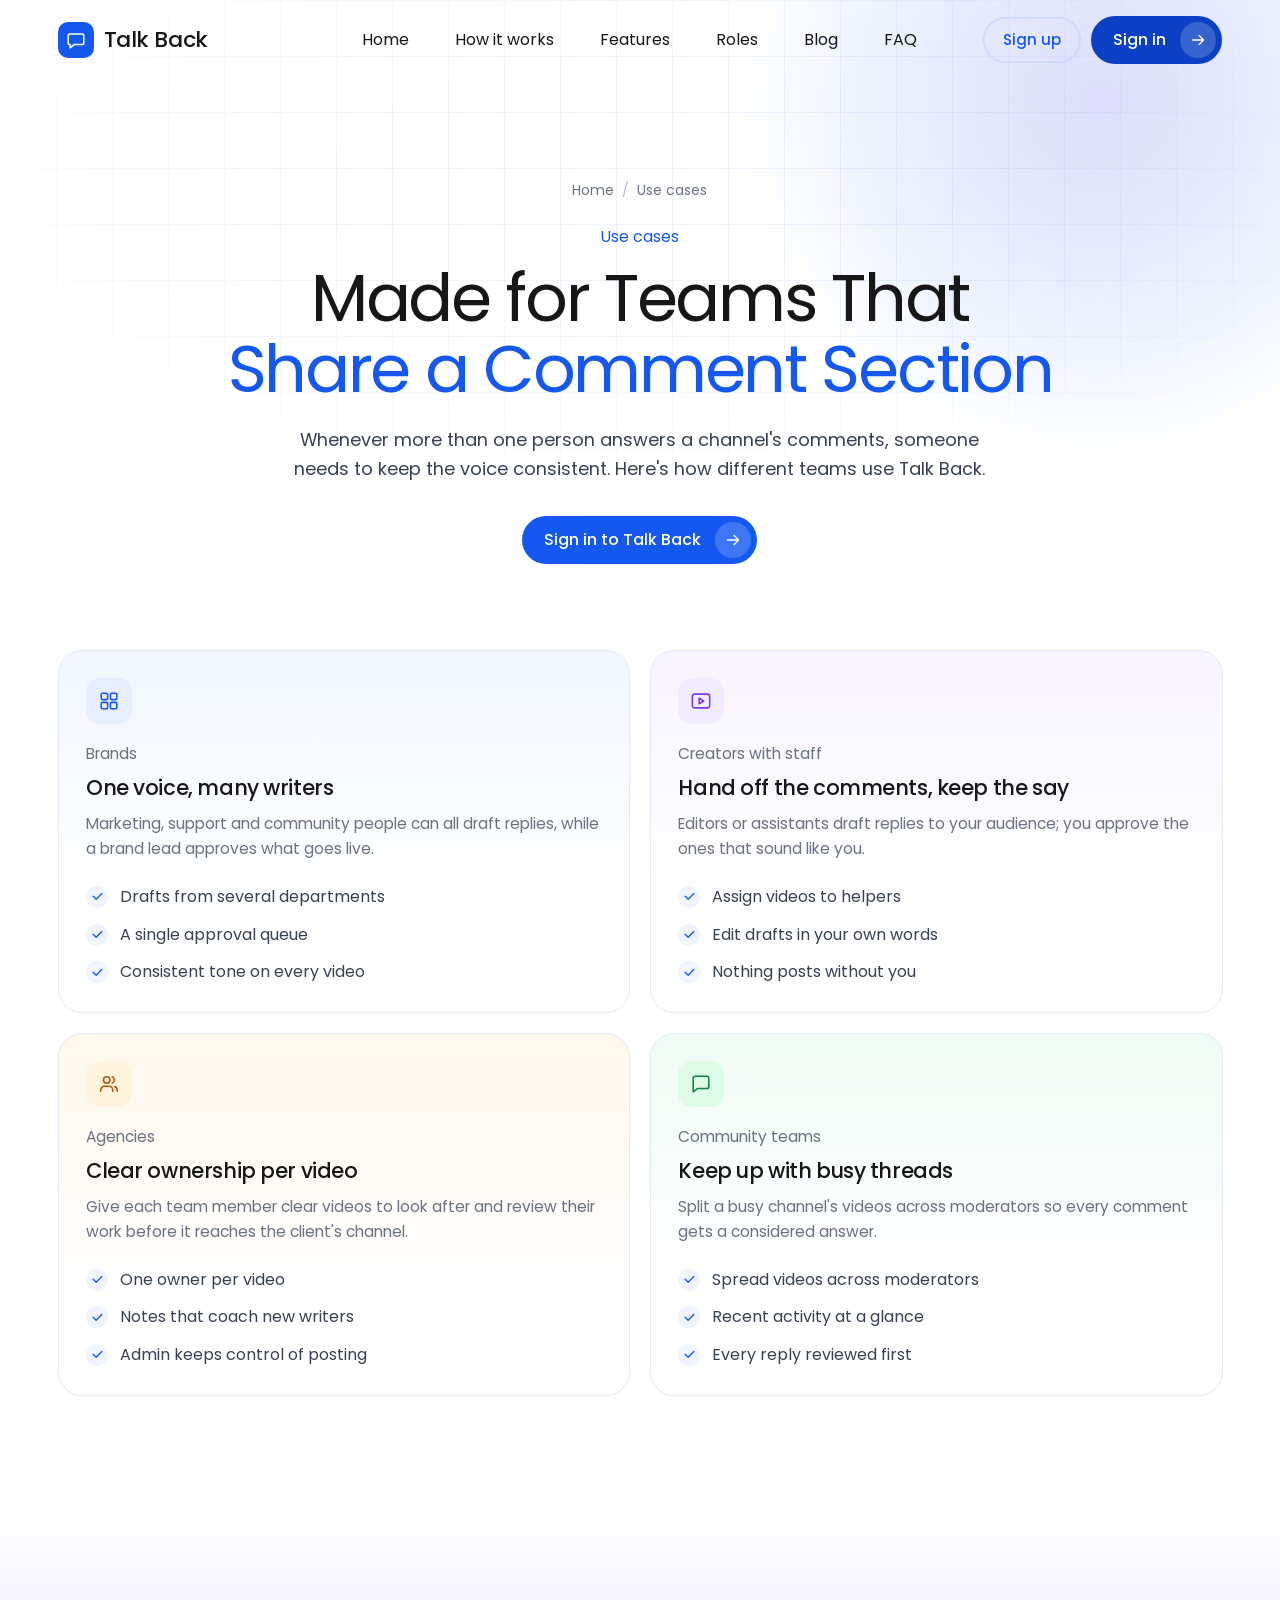
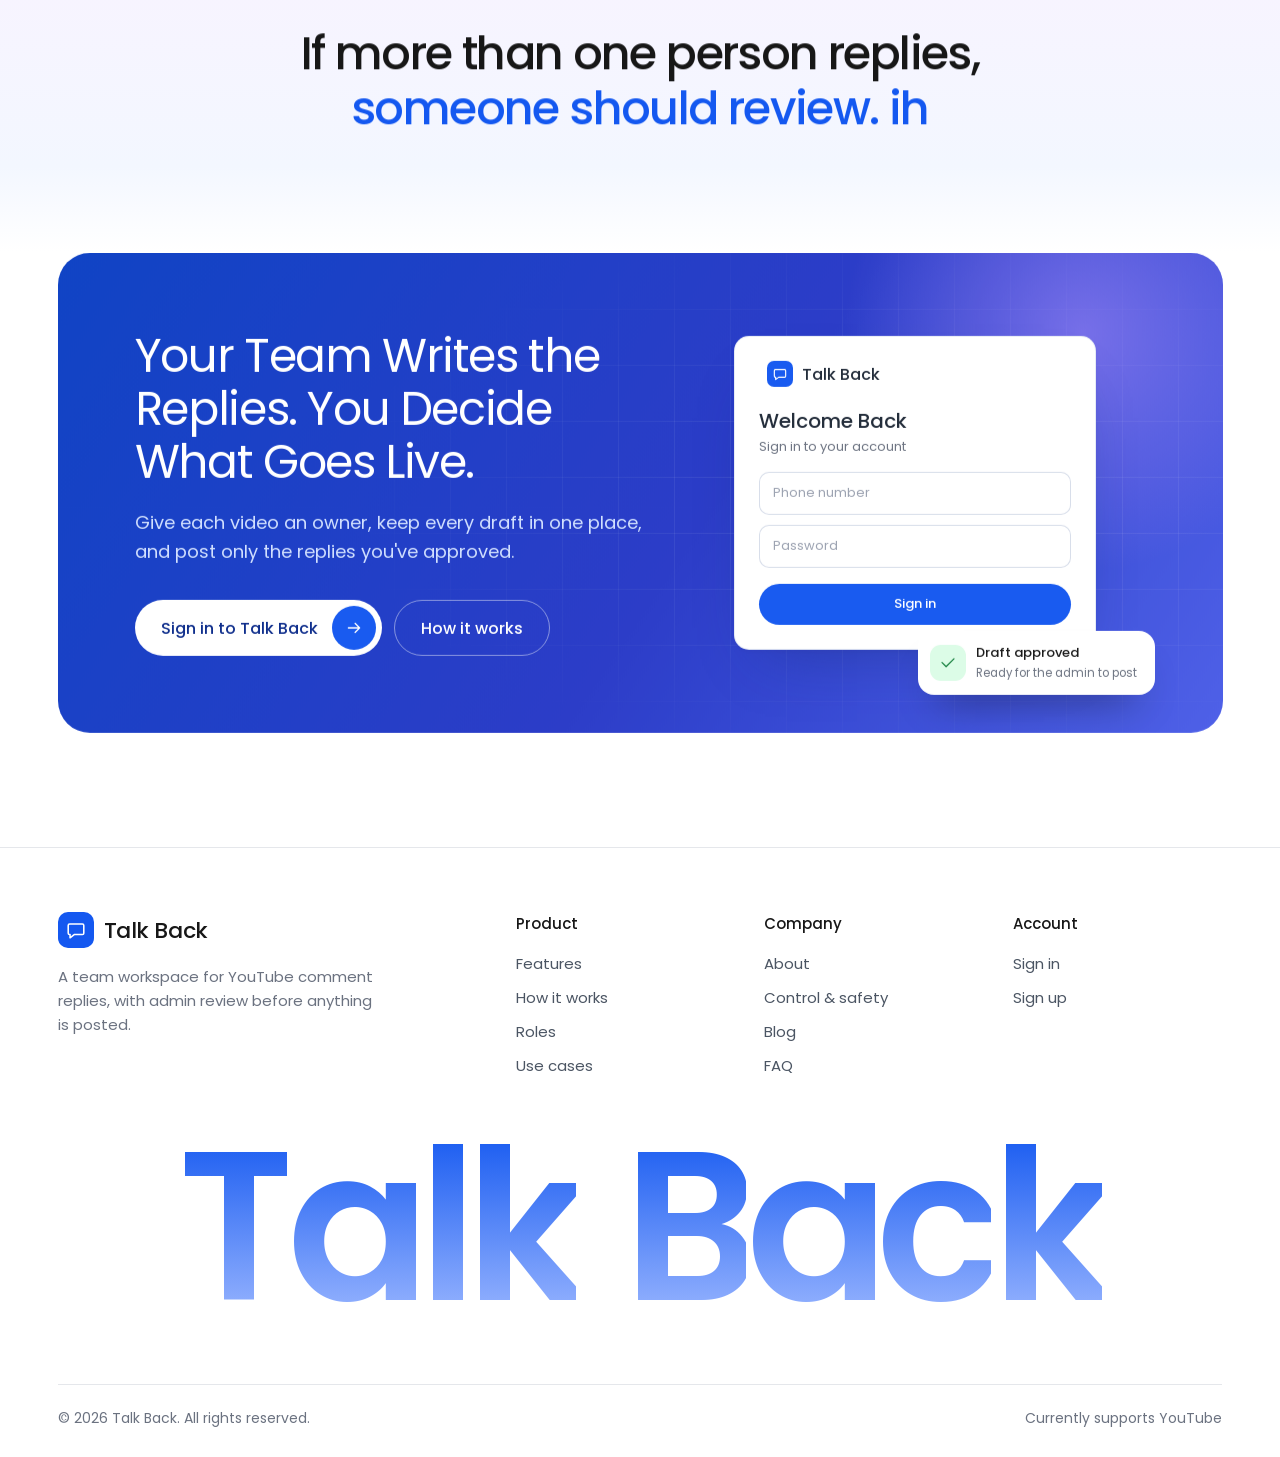
<file: use-cases.html>
<!DOCTYPE html>
<html lang="en">
<head>
  <meta charset="UTF-8">
  <meta name="viewport" content="width=device-width, initial-scale=1">
  <title>Use Cases — Talk Back for Brands, Creators, Agencies and Communities</title>
  <meta name="description" content="How brands, creators with staff, agencies and community teams use Talk Back to share YouTube comment replies with admin review.">
  <meta name="robots" content="index, follow, max-image-preview:large">
  <link rel="canonical" href="https://talkback.bckofiz.com/use-cases.html">
  <meta property="og:type" content="website">
  <meta property="og:site_name" content="Talk Back">
  <meta property="og:url" content="https://talkback.bckofiz.com/use-cases.html">
  <meta property="og:title" content="Use Cases — Talk Back for Brands, Creators, Agencies and Communities">
  <meta property="og:description" content="How brands, creators with staff, agencies and community teams use Talk Back to share YouTube comment replies with admin review.">
  <meta property="og:image" content="https://talkback.bckofiz.com/assets/images/og-image.png">
  <meta name="twitter:card" content="summary_large_image">
  <meta name="twitter:title" content="Use Cases — Talk Back for Brands, Creators, Agencies and Communities">
  <meta name="twitter:description" content="How brands, creators with staff, agencies and community teams use Talk Back to share YouTube comment replies with admin review.">
  <meta name="twitter:image" content="https://talkback.bckofiz.com/assets/images/og-image.png">
  <link rel="apple-touch-icon" sizes="180x180" href="assets/images/apple-touch-icon.png">
  <link rel="icon" type="image/png" sizes="32x32" href="assets/images/favicon-32.png">
  <link rel="manifest" href="site.webmanifest">
  <script>document.documentElement.classList.add("js");</script>
  <link rel="stylesheet" href="css/style.css">
  <link rel="stylesheet" href="css/pages.css">
  <script type="application/ld+json">{"@context": "https://schema.org", "@type": "BreadcrumbList", "itemListElement": [{"@type": "ListItem", "position": 1, "name": "Home", "item": "https://talkback.bckofiz.com/"}, {"@type": "ListItem", "position": 2, "name": "Use cases", "item": "https://talkback.bckofiz.com/use-cases.html"}]}</script>
</head>
<body>
<!-- Icon sprite (same set as the home page) -->
<svg width="0" height="0" style="position:absolute" aria-hidden="true">
  <defs>
    <symbol id="i-logo" viewBox="0 0 24 24"><path d="M5 5.5h14a1.5 1.5 0 0 1 1.5 1.5v8.5A1.5 1.5 0 0 1 19 17H10l-4.5 3.5V17H5a1.5 1.5 0 0 1-1.5-1.5V7A1.5 1.5 0 0 1 5 5.5Z"/></symbol>
    <symbol id="i-grid" viewBox="0 0 24 24"><rect x="3.5" y="3.5" width="7" height="7" rx="1.5"/><rect x="13.5" y="3.5" width="7" height="7" rx="1.5"/><rect x="3.5" y="13.5" width="7" height="7" rx="1.5"/><rect x="13.5" y="13.5" width="7" height="7" rx="1.5"/></symbol>
    <symbol id="i-play" viewBox="0 0 24 24"><rect x="2.5" y="4.5" width="19" height="15" rx="2.5"/><path d="m10 9 5 3-5 3Z"/></symbol>
    <symbol id="i-approve" viewBox="0 0 24 24"><rect x="3" y="4" width="18" height="16" rx="2.5"/><path d="M7 9h4M7 13h3"/><path d="m13 14 2 2 4-4.5"/></symbol>
    <symbol id="i-users" viewBox="0 0 24 24"><path d="M16 20v-1.5a4 4 0 0 0-4-4H7a4 4 0 0 0-4 4V20"/><circle cx="9.5" cy="7.5" r="3.5"/><path d="M21 20v-1.5a4 4 0 0 0-3-3.85M15.5 4.2a3.5 3.5 0 0 1 0 6.6"/></symbol>
    <symbol id="i-plug" viewBox="0 0 24 24"><circle cx="12" cy="12" r="2.6"/><circle cx="5" cy="5.5" r="1.8"/><circle cx="19" cy="5.5" r="1.8"/><circle cx="5" cy="18.5" r="1.8"/><circle cx="19" cy="18.5" r="1.8"/><path d="m6.4 6.8 3.7 3.3M17.6 6.8l-3.7 3.3M6.4 17.2l3.7-3.3M17.6 17.2l-3.7-3.3"/></symbol>
    <symbol id="i-gear" viewBox="0 0 24 24"><circle cx="12" cy="12" r="3"/><path d="M12 2.5v3M12 18.5v3M2.5 12h3M18.5 12h3M5.3 5.3l2.1 2.1M16.6 16.6l2.1 2.1M5.3 18.7l2.1-2.1M16.6 7.4l2.1-2.1"/></symbol>
    <symbol id="i-bell" viewBox="0 0 24 24"><path d="M6 8.5a6 6 0 0 1 12 0c0 6.5 2.5 8.5 2.5 8.5h-17S6 15 6 8.5"/><path d="M10.3 20.5a1.9 1.9 0 0 0 3.4 0"/></symbol>
    <symbol id="i-sun" viewBox="0 0 24 24"><circle cx="12" cy="12" r="4"/><path d="M12 2.5v2M12 19.5v2M4.6 4.6l1.4 1.4M18 18l1.4 1.4M2.5 12h2M19.5 12h2M4.6 19.4 6 18M18 6l1.4-1.4"/></symbol>
    <symbol id="i-search" viewBox="0 0 24 24"><circle cx="11" cy="11" r="6.5"/><path d="m20.5 20.5-4.8-4.8"/></symbol>
    <symbol id="i-chev" viewBox="0 0 24 24"><path d="m6.5 9.5 5.5 5.5 5.5-5.5"/></symbol>
    <symbol id="i-arrow" viewBox="0 0 24 24"><path d="M4.5 12h15M13.5 6l6 6-6 6"/></symbol>
    <symbol id="i-back" viewBox="0 0 24 24"><path d="M19.5 12h-15M10.5 6l-6 6 6 6"/></symbol>
    <symbol id="i-check" viewBox="0 0 24 24"><path d="M20 6.5 9.5 17 4 11.5"/></symbol>
    <symbol id="i-check-c" viewBox="0 0 24 24"><circle cx="12" cy="12" r="9"/><path d="m8 12.3 2.7 2.7L16.2 9.5"/></symbol>
    <symbol id="i-x" viewBox="0 0 24 24"><path d="M18 6 6 18M6 6l12 12"/></symbol>
    <symbol id="i-pencil" viewBox="0 0 24 24"><path d="M16.5 3.5a2.6 2.6 0 0 1 3.7 3.7L7.5 20 3 21l1-4.5Z"/></symbol>
    <symbol id="i-trash" viewBox="0 0 24 24"><path d="M3.5 6.5h17M9 6.5V4h6v2.5M5.5 6.5l1 14h11l1-14M10 10.5v6M14 10.5v6"/></symbol>
    <symbol id="i-msg" viewBox="0 0 24 24"><path d="M20.5 15a2 2 0 0 1-2 2H8l-4.5 3.5V5.5a2 2 0 0 1 2-2h13a2 2 0 0 1 2 2Z"/></symbol>
    <symbol id="i-clock" viewBox="0 0 24 24"><circle cx="12" cy="12" r="9"/><path d="M12 7v5l3.2 2"/></symbol>
    <symbol id="i-list" viewBox="0 0 24 24"><path d="M8.5 6h12M8.5 12h12M8.5 18h12M3.5 6h.01M3.5 12h.01M3.5 18h.01"/></symbol>
    <symbol id="i-filter" viewBox="0 0 24 24"><path d="M21.5 4h-19l7.5 8.8V19l4 2v-8.2Z"/></symbol>
    <symbol id="i-lock" viewBox="0 0 24 24"><rect x="4" y="10.5" width="16" height="11" rx="2.5"/><path d="M8 10.5V7a4 4 0 0 1 8 0v3.5"/></symbol>
    <symbol id="i-shield" viewBox="0 0 24 24"><path d="M12 21.5s8-3.8 8-10V5.2L12 2.5 4 5.2v6.3c0 6.2 8 10 8 10"/><path d="m9 12 2 2 4-4.5"/></symbol>
    <symbol id="i-plus" viewBox="0 0 24 24"><path d="M12 5v14M5 12h14"/></symbol>
    <symbol id="i-dots" viewBox="0 0 24 24"><circle cx="12" cy="5.5" r="1.2"/><circle cx="12" cy="12" r="1.2"/><circle cx="12" cy="18.5" r="1.2"/></symbol>
    <symbol id="i-swap" viewBox="0 0 24 24"><path d="M4 8h14l-3.5-3.5M20 16H6l3.5 3.5"/></symbol>
    <symbol id="i-note" viewBox="0 0 24 24"><path d="M14.5 3.5H6a2 2 0 0 0-2 2v13a2 2 0 0 0 2 2h12a2 2 0 0 0 2-2V9Z"/><path d="M14.5 3.5V9H20M8 13h8M8 16.5h5"/></symbol>
    <symbol id="i-pulse" viewBox="0 0 24 24"><path d="M3 12h4l2.5-6 5 12 2.5-6h4"/></symbol>
  </defs>
</svg>

<a class="skip-link" href="#main">Skip to content</a>
<div class="progress" aria-hidden="true"><span></span></div>

<header class="nav" id="nav">
  <div class="container nav__inner">
    <a class="brand" href="index.html" aria-label="Talk Back home">
      <span class="brand__mark"><svg class="ic" aria-hidden="true"><use href="#i-logo"/></svg></span>
      Talk Back
    </a>
    <nav class="nav__links" id="navLinks" aria-label="Main">
      <a href="index.html">Home</a>
      <a href="how-it-works.html">How it works</a>
      <a href="features.html">Features</a>
      <a href="roles.html">Roles</a>
      <a href="blog.html">Blog</a>
      <a href="faq.html">FAQ</a>
      <a class="nav__mobile-cta nav__mobile-cta--ghost" href="https://talkback.bckofiz.com/signup">Sign up</a>
      <a class="nav__mobile-cta" href="https://talkback.bckofiz.com/login">Sign in</a>
    </nav>
    <div class="nav__actions">
      <a class="nav__signup" href="https://talkback.bckofiz.com/signup">Sign up</a>
      <a class="pill pill--blue nav__cta" href="https://talkback.bckofiz.com/login">Sign in <span class="pill__dot"><svg class="ic" aria-hidden="true"><use href="#i-arrow"/></svg></span></a>
    </div>
    <button class="nav__toggle" id="navToggle" type="button" aria-expanded="false" aria-controls="navLinks">
      <span class="sr-only">Open menu</span><i></i><i></i>
    </button>
  </div>
</header>

<main id="main">
<section class="phero" aria-labelledby="page-title">
  <div class="container phero__grid phero__grid--solo">
    <div>
      <nav class="crumbs" aria-label="Breadcrumb"><a href="index.html">Home</a><span aria-hidden="true">/</span><span>Use cases</span></nav>
      <p class="eyebrow">Use cases</p>
      <h1 class="phero__title" id="page-title">Made for Teams That <span class="b">Share a Comment Section</span></h1>
      <p class="lead">Whenever more than one person answers a channel's comments, someone needs to keep the voice consistent. Here's how different teams use Talk Back.</p>
      <div class="phero__actions"><a class="pill pill--blue" href="https://talkback.bckofiz.com/login">Sign in to Talk Back <span class="pill__dot"><svg class="ic" aria-hidden="true"><use href="#i-arrow"/></svg></span></a></div>
    </div>
    
  </div>
</section><section class="section" style="padding-top:10px">
  <div class="container">
<div class="tiles tiles--2" data-reveal data-stagger><article class="ptile t-blue"><span class="st st--blue"><svg class="ic" aria-hidden="true"><use href="#i-grid"/></svg></span><p class="eyebrow" style="margin:18px 0 0">Brands</p><h3 style="margin-top:4px">One voice, many writers</h3><p>Marketing, support and community people can all draft replies, while a brand lead approves what goes live.</p><ul class="checks"><li>Drafts from several departments</li><li>A single approval queue</li><li>Consistent tone on every video</li></ul></article><article class="ptile t-violet"><span class="st st--violet"><svg class="ic" aria-hidden="true"><use href="#i-play"/></svg></span><p class="eyebrow" style="margin:18px 0 0">Creators with staff</p><h3 style="margin-top:4px">Hand off the comments, keep the say</h3><p>Editors or assistants draft replies to your audience; you approve the ones that sound like you.</p><ul class="checks"><li>Assign videos to helpers</li><li>Edit drafts in your own words</li><li>Nothing posts without you</li></ul></article><article class="ptile t-amber"><span class="st st--amber"><svg class="ic" aria-hidden="true"><use href="#i-users"/></svg></span><p class="eyebrow" style="margin:18px 0 0">Agencies</p><h3 style="margin-top:4px">Clear ownership per video</h3><p>Give each team member clear videos to look after and review their work before it reaches the client's channel.</p><ul class="checks"><li>One owner per video</li><li>Notes that coach new writers</li><li>Admin keeps control of posting</li></ul></article><article class="ptile t-green"><span class="st st--green"><svg class="ic" aria-hidden="true"><use href="#i-msg"/></svg></span><p class="eyebrow" style="margin:18px 0 0">Community teams</p><h3 style="margin-top:4px">Keep up with busy threads</h3><p>Split a busy channel's videos across moderators so every comment gets a considered answer.</p><ul class="checks"><li>Spread videos across moderators</li><li>Recent activity at a glance</li><li>Every reply reviewed first</li></ul></article></div>
  </div>
</section><section class="section tint tint--violet">
  <div class="container">
<p class="pstatement" data-reveal>If more than one person replies, <em>someone should review. ih</em></p>
  </div>
</section><section class="cta" aria-labelledby="cta-title">
  <div class="container">
    <div class="cta__band" data-reveal>
      <div class="cta__copy">
        <h2 class="cta__title" id="cta-title">Your Team Writes the Replies. You Decide What Goes Live.</h2>
        <p>Give each video an owner, keep every draft in one place, and post only the replies you've approved.</p>
        <div class="cta__actions">
          <a class="pill pill--white" href="https://talkback.bckofiz.com/login">Sign in to Talk Back <span class="pill__dot pill__dot--blue"><svg class="ic" aria-hidden="true"><use href="#i-arrow"/></svg></span></a>
          <a class="pill pill--outline" href="how-it-works.html">How it works</a>
        </div>
      </div>
      <div class="cta__ui" aria-hidden="true">
        <div class="mini mini--signin">
          <div class="app__brand"><span class="app__logo"><svg class="ic" aria-hidden="true"><use href="#i-logo"/></svg></span>Talk Back</div>
          <p class="signin__h">Welcome Back</p>
          <p class="signin__s">Sign in to your account</p>
          <span class="field">Phone number</span>
          <span class="field">Password</span>
          <span class="conn__btn">Sign in</span>
        </div>
        <div class="toast"><span class="st st--green"><svg class="ic" aria-hidden="true"><use href="#i-check"/></svg></span><div><b>Draft approved</b><small>Ready for the admin to post</small></div></div>
      </div>
    </div>
  </div>
</section>
</main>

<footer class="footer">
  <div class="container footer__grid">
    <div class="footer__brand">
      <a class="brand" href="index.html" aria-label="Talk Back home"><span class="brand__mark"><svg class="ic" aria-hidden="true"><use href="#i-logo"/></svg></span>Talk Back</a>
      <p>A team workspace for YouTube comment replies, with admin review before anything is posted.</p>
    </div>
    <nav class="footer__col" aria-label="Product">
      <p>Product</p>
      <a href="features.html">Features</a><a href="how-it-works.html">How it works</a><a href="roles.html">Roles</a><a href="use-cases.html">Use cases</a>
    </nav>
    <nav class="footer__col" aria-label="Company">
      <p>Company</p>
      <a href="about.html">About</a><a href="security.html">Control &amp; safety</a><a href="blog.html">Blog</a><a href="faq.html">FAQ</a>
    </nav>
    <nav class="footer__col" aria-label="Account">
      <p>Account</p>
      <a href="https://talkback.bckofiz.com/login">Sign in</a>
      <a href="https://talkback.bckofiz.com/signup">Sign up</a>
    </nav>
  </div>
  <div class="container wordmark" aria-hidden="true"><span>T</span><span>a</span><span>l</span><span>k</span><span class="sp"></span><span>B</span><span>a</span><span>c</span><span>k</span></div>
  <div class="container footer__base">
    <span>© <span id="year">2026</span> Talk Back. All rights reserved.</span>
    <span>Currently supports YouTube</span>
  </div>
</footer>

<script src="js/vendor/gsap.min.js" defer></script>
<script src="js/vendor/ScrollTrigger.min.js" defer></script>
<script src="js/vendor/lenis.min.js" defer></script>
<script src="js/pages.js" defer></script>
</body>
</html>
</file>
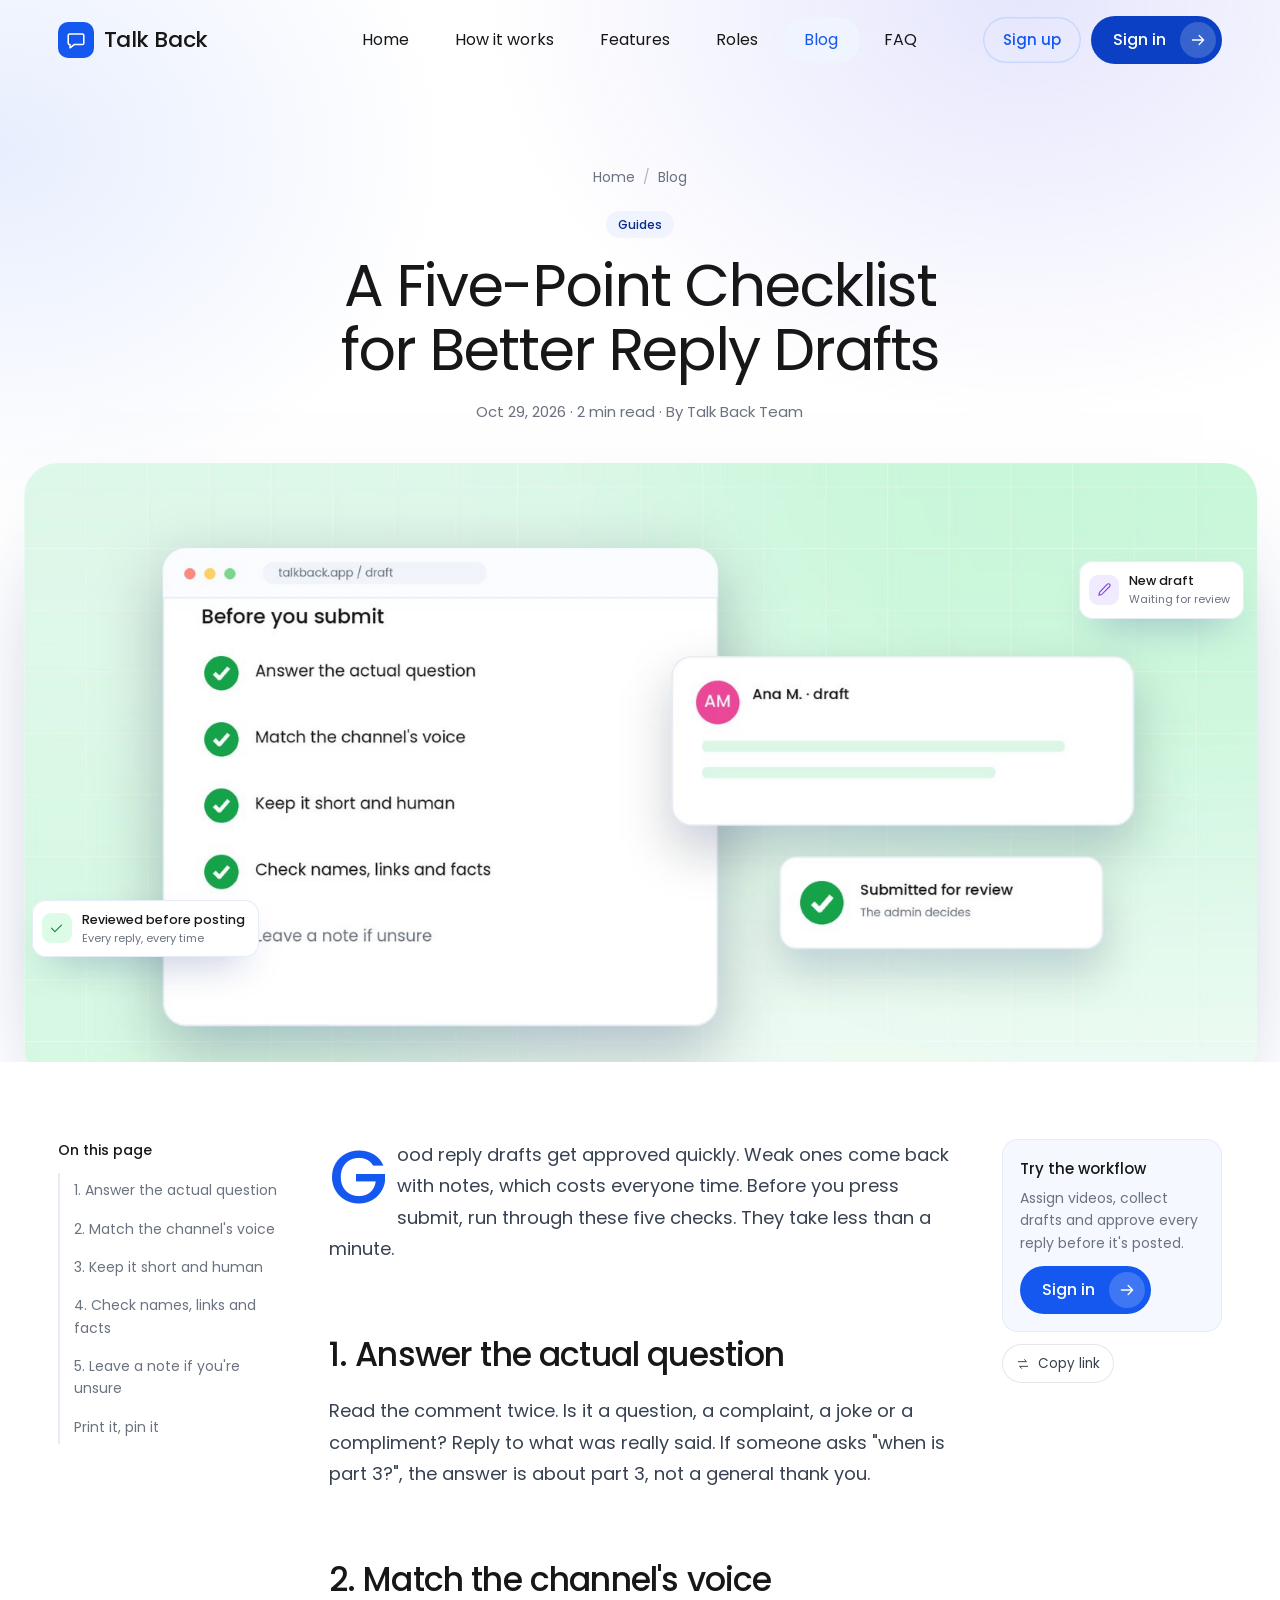
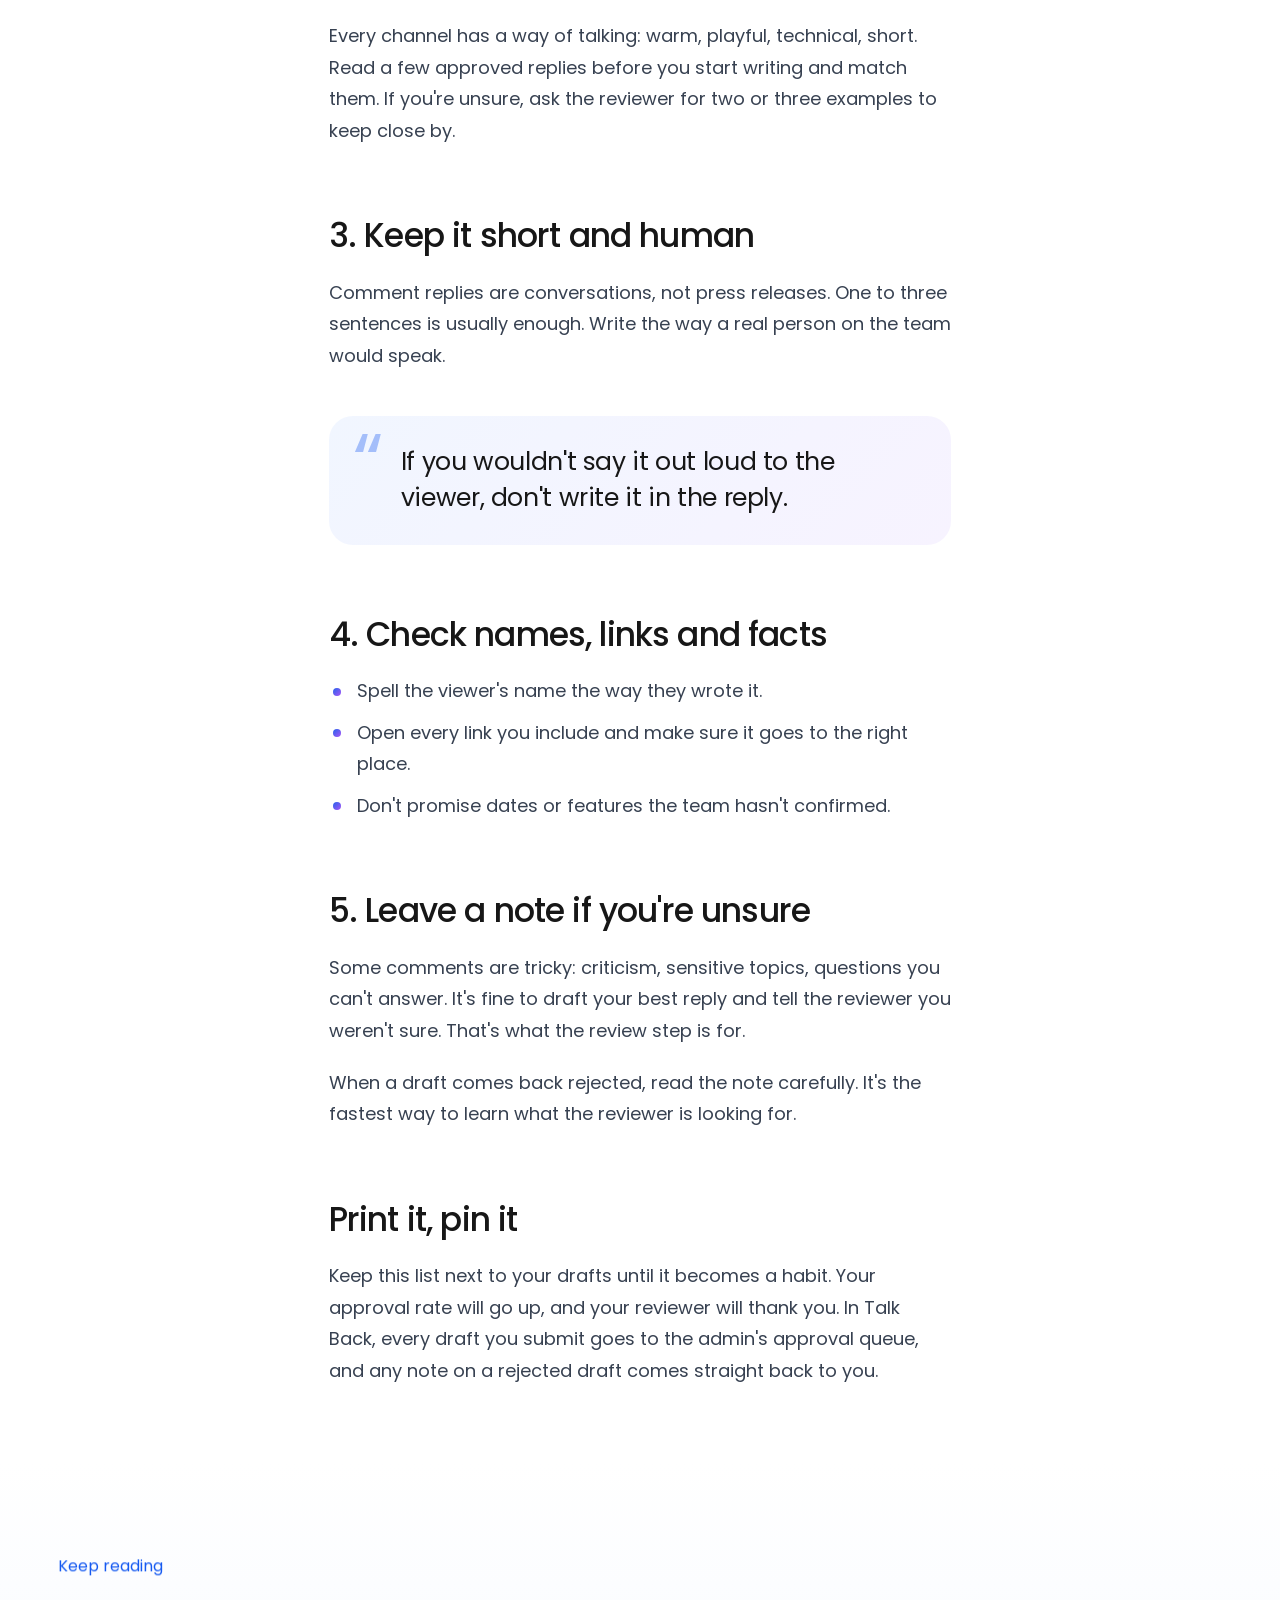
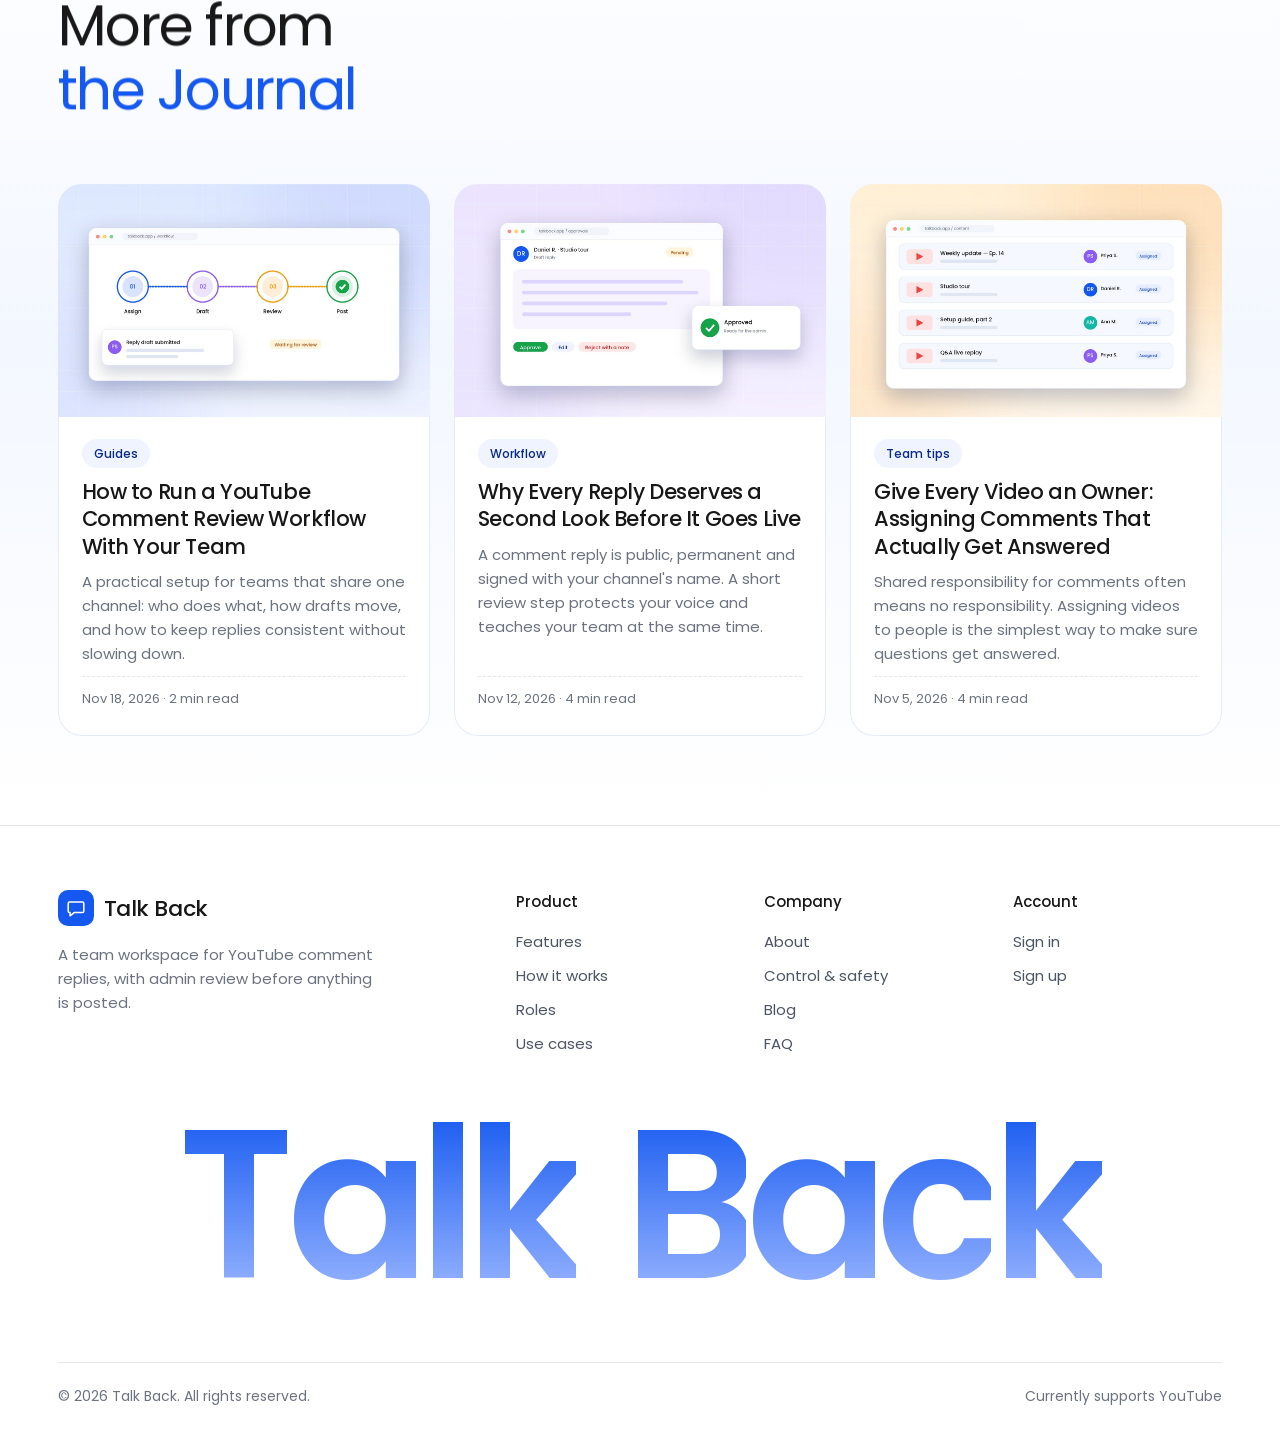
<file: blog/checklist-for-better-reply-drafts.html>
<!DOCTYPE html>
<html lang="en">
<head>
  <meta charset="UTF-8">
  <meta name="viewport" content="width=device-width, initial-scale=1">
  <title>A Five-Point Checklist for Better Reply Drafts | Talk Back</title>
  <meta name="description" content="Five quick checks every team member can run before submitting a draft, so more replies get approved first time and fewer come back with notes.">
  <meta name="robots" content="index, follow, max-image-preview:large">
  <link rel="canonical" href="https://talkback.bckofiz.com/blog/checklist-for-better-reply-drafts.html">
  <meta property="og:type" content="article">
  <meta property="og:site_name" content="Talk Back">
  <meta property="og:url" content="https://talkback.bckofiz.com/blog/checklist-for-better-reply-drafts.html">
  <meta property="og:title" content="A Five-Point Checklist for Better Reply Drafts | Talk Back">
  <meta property="og:description" content="Five quick checks every team member can run before submitting a draft, so more replies get approved first time and fewer come back with notes.">
  <meta property="og:image" content="https://talkback.bckofiz.com/assets/images/blog/workflow-team.jpg">
  <meta name="twitter:card" content="summary_large_image">
  <meta name="twitter:title" content="A Five-Point Checklist for Better Reply Drafts | Talk Back">
  <meta name="twitter:description" content="Five quick checks every team member can run before submitting a draft, so more replies get approved first time and fewer come back with notes.">
  <meta name="twitter:image" content="https://talkback.bckofiz.com/assets/images/blog/workflow-team.jpg">
  <link rel="apple-touch-icon" sizes="180x180" href="../assets/images/apple-touch-icon.png">
  <link rel="icon" type="image/png" sizes="32x32" href="../assets/images/favicon-32.png">
  <link rel="manifest" href="../site.webmanifest">
  <script>document.documentElement.classList.add("js");</script>
  <link rel="stylesheet" href="../css/style.css">
  <link rel="stylesheet" href="../css/pages.css">
  <script type="application/ld+json">{"@context":"https://schema.org","@type":"BlogPosting","headline":"A Five-Point Checklist for Better Reply Drafts","description":"Five quick checks every team member can run before submitting a draft, so more replies get approved first time and fewer come back with notes.","url":"https://talkback.bckofiz.com/blog/checklist-for-better-reply-drafts.html","mainEntityOfPage":"https://talkback.bckofiz.com/blog/checklist-for-better-reply-drafts.html","image":["https://talkback.bckofiz.com/assets/images/blog/workflow-team.jpg"],"datePublished":"2026-10-29T00:00:00.000Z","dateModified":"2026-11-20T07:20:40.411Z","articleSection":"Guides","author":{"@type":"Person","name":"Talk Back Team"},"publisher":{"@type":"Organization","name":"Talk Back","logo":{"@type":"ImageObject","url":"https://talkback.bckofiz.com/assets/images/icon-512.png"}}}</script>
</head>
<body>
<!-- Icon sprite (same set as the home page) -->
<svg width="0" height="0" style="position:absolute" aria-hidden="true">
  <defs>
    <symbol id="i-logo" viewBox="0 0 24 24"><path d="M5 5.5h14a1.5 1.5 0 0 1 1.5 1.5v8.5A1.5 1.5 0 0 1 19 17H10l-4.5 3.5V17H5a1.5 1.5 0 0 1-1.5-1.5V7A1.5 1.5 0 0 1 5 5.5Z"/></symbol>
    <symbol id="i-grid" viewBox="0 0 24 24"><rect x="3.5" y="3.5" width="7" height="7" rx="1.5"/><rect x="13.5" y="3.5" width="7" height="7" rx="1.5"/><rect x="3.5" y="13.5" width="7" height="7" rx="1.5"/><rect x="13.5" y="13.5" width="7" height="7" rx="1.5"/></symbol>
    <symbol id="i-play" viewBox="0 0 24 24"><rect x="2.5" y="4.5" width="19" height="15" rx="2.5"/><path d="m10 9 5 3-5 3Z"/></symbol>
    <symbol id="i-approve" viewBox="0 0 24 24"><rect x="3" y="4" width="18" height="16" rx="2.5"/><path d="M7 9h4M7 13h3"/><path d="m13 14 2 2 4-4.5"/></symbol>
    <symbol id="i-users" viewBox="0 0 24 24"><path d="M16 20v-1.5a4 4 0 0 0-4-4H7a4 4 0 0 0-4 4V20"/><circle cx="9.5" cy="7.5" r="3.5"/><path d="M21 20v-1.5a4 4 0 0 0-3-3.85M15.5 4.2a3.5 3.5 0 0 1 0 6.6"/></symbol>
    <symbol id="i-plug" viewBox="0 0 24 24"><circle cx="12" cy="12" r="2.6"/><circle cx="5" cy="5.5" r="1.8"/><circle cx="19" cy="5.5" r="1.8"/><circle cx="5" cy="18.5" r="1.8"/><circle cx="19" cy="18.5" r="1.8"/><path d="m6.4 6.8 3.7 3.3M17.6 6.8l-3.7 3.3M6.4 17.2l3.7-3.3M17.6 17.2l-3.7-3.3"/></symbol>
    <symbol id="i-gear" viewBox="0 0 24 24"><circle cx="12" cy="12" r="3"/><path d="M12 2.5v3M12 18.5v3M2.5 12h3M18.5 12h3M5.3 5.3l2.1 2.1M16.6 16.6l2.1 2.1M5.3 18.7l2.1-2.1M16.6 7.4l2.1-2.1"/></symbol>
    <symbol id="i-bell" viewBox="0 0 24 24"><path d="M6 8.5a6 6 0 0 1 12 0c0 6.5 2.5 8.5 2.5 8.5h-17S6 15 6 8.5"/><path d="M10.3 20.5a1.9 1.9 0 0 0 3.4 0"/></symbol>
    <symbol id="i-sun" viewBox="0 0 24 24"><circle cx="12" cy="12" r="4"/><path d="M12 2.5v2M12 19.5v2M4.6 4.6l1.4 1.4M18 18l1.4 1.4M2.5 12h2M19.5 12h2M4.6 19.4 6 18M18 6l1.4-1.4"/></symbol>
    <symbol id="i-search" viewBox="0 0 24 24"><circle cx="11" cy="11" r="6.5"/><path d="m20.5 20.5-4.8-4.8"/></symbol>
    <symbol id="i-chev" viewBox="0 0 24 24"><path d="m6.5 9.5 5.5 5.5 5.5-5.5"/></symbol>
    <symbol id="i-arrow" viewBox="0 0 24 24"><path d="M4.5 12h15M13.5 6l6 6-6 6"/></symbol>
    <symbol id="i-back" viewBox="0 0 24 24"><path d="M19.5 12h-15M10.5 6l-6 6 6 6"/></symbol>
    <symbol id="i-check" viewBox="0 0 24 24"><path d="M20 6.5 9.5 17 4 11.5"/></symbol>
    <symbol id="i-check-c" viewBox="0 0 24 24"><circle cx="12" cy="12" r="9"/><path d="m8 12.3 2.7 2.7L16.2 9.5"/></symbol>
    <symbol id="i-x" viewBox="0 0 24 24"><path d="M18 6 6 18M6 6l12 12"/></symbol>
    <symbol id="i-pencil" viewBox="0 0 24 24"><path d="M16.5 3.5a2.6 2.6 0 0 1 3.7 3.7L7.5 20 3 21l1-4.5Z"/></symbol>
    <symbol id="i-trash" viewBox="0 0 24 24"><path d="M3.5 6.5h17M9 6.5V4h6v2.5M5.5 6.5l1 14h11l1-14M10 10.5v6M14 10.5v6"/></symbol>
    <symbol id="i-msg" viewBox="0 0 24 24"><path d="M20.5 15a2 2 0 0 1-2 2H8l-4.5 3.5V5.5a2 2 0 0 1 2-2h13a2 2 0 0 1 2 2Z"/></symbol>
    <symbol id="i-clock" viewBox="0 0 24 24"><circle cx="12" cy="12" r="9"/><path d="M12 7v5l3.2 2"/></symbol>
    <symbol id="i-list" viewBox="0 0 24 24"><path d="M8.5 6h12M8.5 12h12M8.5 18h12M3.5 6h.01M3.5 12h.01M3.5 18h.01"/></symbol>
    <symbol id="i-filter" viewBox="0 0 24 24"><path d="M21.5 4h-19l7.5 8.8V19l4 2v-8.2Z"/></symbol>
    <symbol id="i-lock" viewBox="0 0 24 24"><rect x="4" y="10.5" width="16" height="11" rx="2.5"/><path d="M8 10.5V7a4 4 0 0 1 8 0v3.5"/></symbol>
    <symbol id="i-shield" viewBox="0 0 24 24"><path d="M12 21.5s8-3.8 8-10V5.2L12 2.5 4 5.2v6.3c0 6.2 8 10 8 10"/><path d="m9 12 2 2 4-4.5"/></symbol>
    <symbol id="i-plus" viewBox="0 0 24 24"><path d="M12 5v14M5 12h14"/></symbol>
    <symbol id="i-dots" viewBox="0 0 24 24"><circle cx="12" cy="5.5" r="1.2"/><circle cx="12" cy="12" r="1.2"/><circle cx="12" cy="18.5" r="1.2"/></symbol>
    <symbol id="i-swap" viewBox="0 0 24 24"><path d="M4 8h14l-3.5-3.5M20 16H6l3.5 3.5"/></symbol>
    <symbol id="i-note" viewBox="0 0 24 24"><path d="M14.5 3.5H6a2 2 0 0 0-2 2v13a2 2 0 0 0 2 2h12a2 2 0 0 0 2-2V9Z"/><path d="M14.5 3.5V9H20M8 13h8M8 16.5h5"/></symbol>
    <symbol id="i-pulse" viewBox="0 0 24 24"><path d="M3 12h4l2.5-6 5 12 2.5-6h4"/></symbol>
  </defs>
</svg>

<a class="skip-link" href="#main">Skip to content</a>
<div class="progress" aria-hidden="true"><span></span></div>

<header class="nav" id="nav">
  <div class="container nav__inner">
    <a class="brand" href="../index.html" aria-label="Talk Back home">
      <span class="brand__mark"><svg class="ic" aria-hidden="true"><use href="#i-logo"/></svg></span>
      Talk Back
    </a>
    <nav class="nav__links" id="navLinks" aria-label="Main">
      <a href="../index.html">Home</a>
      <a href="../how-it-works.html">How it works</a>
      <a href="../features.html">Features</a>
      <a href="../roles.html">Roles</a>
      <a href="../blog.html" aria-current="page">Blog</a>
      <a href="../faq.html">FAQ</a>
      <a class="nav__mobile-cta nav__mobile-cta--ghost" href="https://talkback.bckofiz.com/signup">Sign up</a>
      <a class="nav__mobile-cta" href="https://talkback.bckofiz.com/login">Sign in</a>
    </nav>
    <div class="nav__actions">
      <a class="nav__signup" href="https://talkback.bckofiz.com/signup">Sign up</a>
      <a class="pill pill--blue nav__cta" href="https://talkback.bckofiz.com/login">Sign in <span class="pill__dot"><svg class="ic" aria-hidden="true"><use href="#i-arrow"/></svg></span></a>
    </div>
    <button class="nav__toggle" id="navToggle" type="button" aria-expanded="false" aria-controls="navLinks">
      <span class="sr-only">Open menu</span><i></i><i></i>
    </button>
  </div>
</header>

<main id="main">
<section class="art-hero">
  <div class="container">
    <div class="art-hero__in">
      <nav class="crumbs" aria-label="Breadcrumb"><a href="../index.html">Home</a><span aria-hidden="true">/</span><a href="../blog.html">Blog</a></nav>
      <span class="art__tag">Guides</span>
      <h1>A Five-Point Checklist for Better Reply Drafts</h1>
      <p class="art-meta">Oct 29, 2026 · 2 min read · By Talk Back Team</p>
    </div>
    <figure class="art-cover">
      <img src="/assets/uploads/4fb14b7cc294d7f6a2a4aacc.jpg" alt="A checklist titled Before you submit, next to a submitted reply draft" width="1600" height="900">
      <div class="float-chip float-chip--a" style=""><span class="st st--green"><svg class="ic" aria-hidden="true"><use href="#i-check"/></svg></span><div><b>Reviewed before posting</b><small>Every reply, every time</small></div></div>
      <div class="float-chip float-chip--b" style=""><span class="st st--violet"><svg class="ic" aria-hidden="true"><use href="#i-pencil"/></svg></span><div><b>New draft</b><small>Waiting for review</small></div></div>
    </figure>
  </div>
</section>
<div class="container">
  <div class="art-wrap">
    <aside class="toc" aria-label="On this page"><p>On this page</p><ol></ol></aside>
    <article class="art-body"><p>Good reply drafts get approved quickly. Weak ones come back with notes, which costs everyone time. Before you press submit, run through these five checks. They take less than a minute.</p>
<h2>1. Answer the actual question</h2>
<p>Read the comment twice. Is it a question, a complaint, a joke or a compliment? Reply to what was really said. If someone asks "when is part 3?", the answer is about part 3, not a general thank you.</p>
<h2>2. Match the channel's voice</h2>
<p>Every channel has a way of talking: warm, playful, technical, short. Read a few approved replies before you start writing and match them. If you're unsure, ask the reviewer for two or three examples to keep close by.</p>
<h2>3. Keep it short and human</h2>
<p>Comment replies are conversations, not press releases. One to three sentences is usually enough. Write the way a real person on the team would speak.</p>
<blockquote><p>If you wouldn't say it out loud to the viewer, don't write it in the reply.</p></blockquote>
<h2>4. Check names, links and facts</h2>
<ul><li>Spell the viewer's name the way they wrote it.</li><li>Open every link you include and make sure it goes to the right place.</li><li>Don't promise dates or features the team hasn't confirmed.</li></ul>
<h2>5. Leave a note if you're unsure</h2>
<p>Some comments are tricky: criticism, sensitive topics, questions you can't answer. It's fine to draft your best reply and tell the reviewer you weren't sure. That's what the review step is for.</p>
<p>When a draft comes back rejected, read the note carefully. It's the fastest way to learn what the reviewer is looking for.</p>
<h2>Print it, pin it</h2>
<p>Keep this list next to your drafts until it becomes a habit. Your approval rate will go up, and your reviewer will thank you. In Talk Back, every draft you submit goes to the admin's approval queue, and any note on a rejected draft comes straight back to you.</p></article>
    <aside class="art-side">
      <div class="art-side__card"><b>Try the workflow</b><p>Assign videos, collect drafts and approve every reply before it's posted.</p><a class="pill pill--blue" href="https://talkback.bckofiz.com/login">Sign in <span class="pill__dot"><svg class="ic" aria-hidden="true"><use href="#i-arrow"/></svg></span></a></div>
      <div class="share"><button type="button" data-copy><svg class="ic ic--sm" aria-hidden="true"><use href="#i-swap"/></svg> Copy link</button></div>
    </aside>
  </div>
</div>
<section class="art-more" aria-labelledby="more-title">
  <div class="container">
    <div class="head" data-reveal><p class="eyebrow">Keep reading</p><h2 class="h2" id="more-title"><span class="h2__a">More from</span> <span class="h2__b">the Journal</span></h2></div>
    <div class="jgrid">
          <a class="jcard" href="../blog/run-a-youtube-comment-review-workflow.html">
            <div class="jcard__media"><img src="/assets/uploads/eebf1c0618e7489336598c23.jpg" alt="A coded workflow: Assign, Draft, Review and Post, with a reply draft waiting for review" loading="lazy" width="1600" height="900"></div>
            <div class="jcard__body">
              <span class="jcard__tag">Guides</span>
              <h3>How to Run a YouTube Comment Review Workflow With Your Team</h3>
              <p>A practical setup for teams that share one channel: who does what, how drafts move, and how to keep replies consistent without slowing down.</p>
              <span class="jcard__meta">Nov 18, 2026 · 2 min read</span>
            </div>
          </a>
          <a class="jcard" href="../blog/why-every-reply-needs-a-second-look.html">
            <div class="jcard__media"><img src="/assets/uploads/f8ca97261ee2db5c7506fd24.jpg" alt="A reply draft with Approve, Edit and Reject buttons, and an Approved badge" loading="lazy" width="1600" height="900"></div>
            <div class="jcard__body">
              <span class="jcard__tag">Workflow</span>
              <h3>Why Every Reply Deserves a Second Look Before It Goes Live</h3>
              <p>A comment reply is public, permanent and signed with your channel's name. A short review step protects your voice and teaches your team at the same time.</p>
              <span class="jcard__meta">Nov 12, 2026 · 4 min read</span>
            </div>
          </a>
          <a class="jcard" href="../blog/give-every-video-an-owner.html">
            <div class="jcard__media"><img src="/assets/uploads/2faeffa73cda72f74f41e173.jpg" alt="A video list where each video is assigned to a team member" loading="lazy" width="1600" height="900"></div>
            <div class="jcard__body">
              <span class="jcard__tag">Team tips</span>
              <h3>Give Every Video an Owner: Assigning Comments That Actually Get Answered</h3>
              <p>Shared responsibility for comments often means no responsibility. Assigning videos to people is the simplest way to make sure questions get answered.</p>
              <span class="jcard__meta">Nov 5, 2026 · 4 min read</span>
            </div>
          </a>
    </div>
  </div>
</section>
</main>

<footer class="footer">
  <div class="container footer__grid">
    <div class="footer__brand">
      <a class="brand" href="../index.html" aria-label="Talk Back home"><span class="brand__mark"><svg class="ic" aria-hidden="true"><use href="#i-logo"/></svg></span>Talk Back</a>
      <p>A team workspace for YouTube comment replies, with admin review before anything is posted.</p>
    </div>
    <nav class="footer__col" aria-label="Product">
      <p>Product</p>
      <a href="../features.html">Features</a><a href="../how-it-works.html">How it works</a><a href="../roles.html">Roles</a><a href="../use-cases.html">Use cases</a>
    </nav>
    <nav class="footer__col" aria-label="Company">
      <p>Company</p>
      <a href="../about.html">About</a><a href="../security.html">Control &amp; safety</a><a href="../blog.html">Blog</a><a href="../faq.html">FAQ</a>
    </nav>
    <nav class="footer__col" aria-label="Account">
      <p>Account</p>
      <a href="https://talkback.bckofiz.com/login">Sign in</a>
      <a href="https://talkback.bckofiz.com/signup">Sign up</a>
    </nav>
  </div>
  <div class="container wordmark" aria-hidden="true"><span>T</span><span>a</span><span>l</span><span>k</span><span class="sp"></span><span>B</span><span>a</span><span>c</span><span>k</span></div>
  <div class="container footer__base">
    <span>© <span id="year">2026</span> Talk Back. All rights reserved.</span>
    <span>Currently supports YouTube</span>
  </div>
</footer>

<script src="../js/vendor/gsap.min.js" defer></script>
<script src="../js/vendor/ScrollTrigger.min.js" defer></script>
<script src="../js/vendor/lenis.min.js" defer></script>
<script src="../js/pages.js" defer></script>
</body>
</html>
</file>
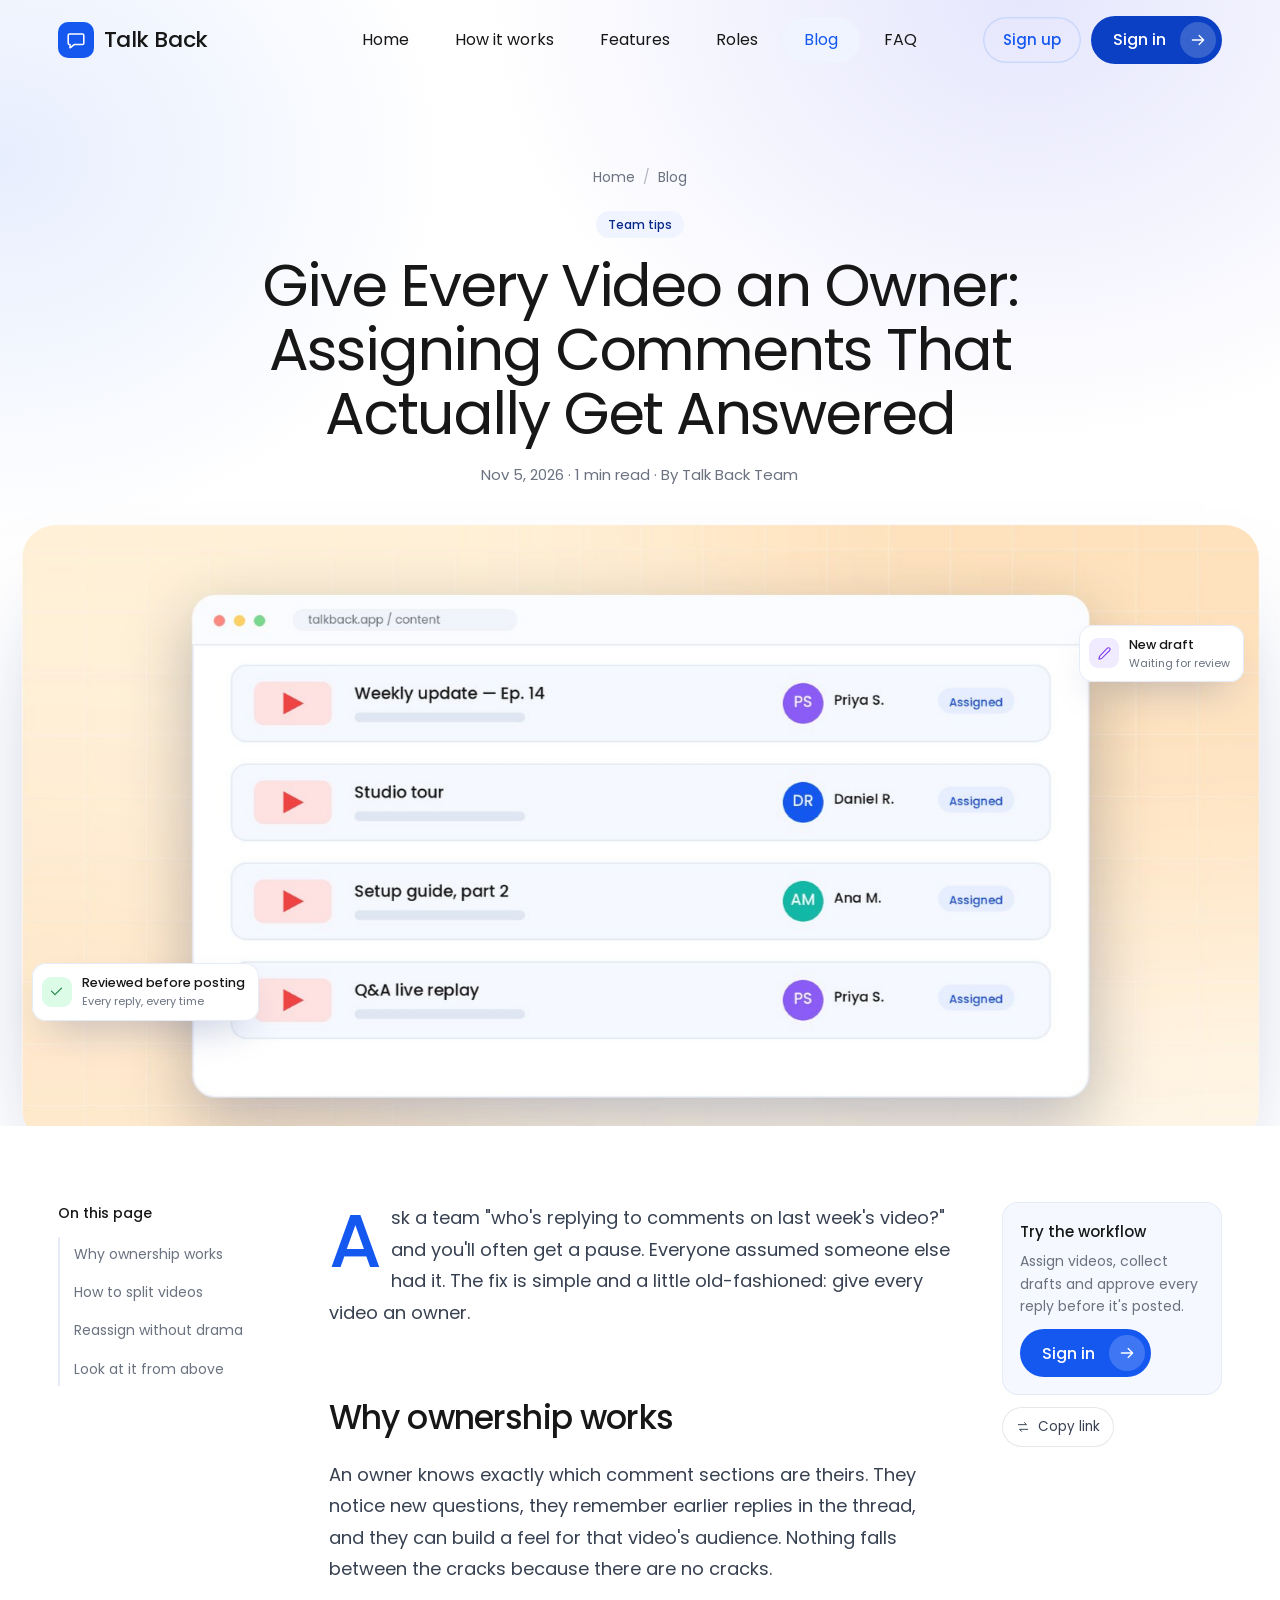
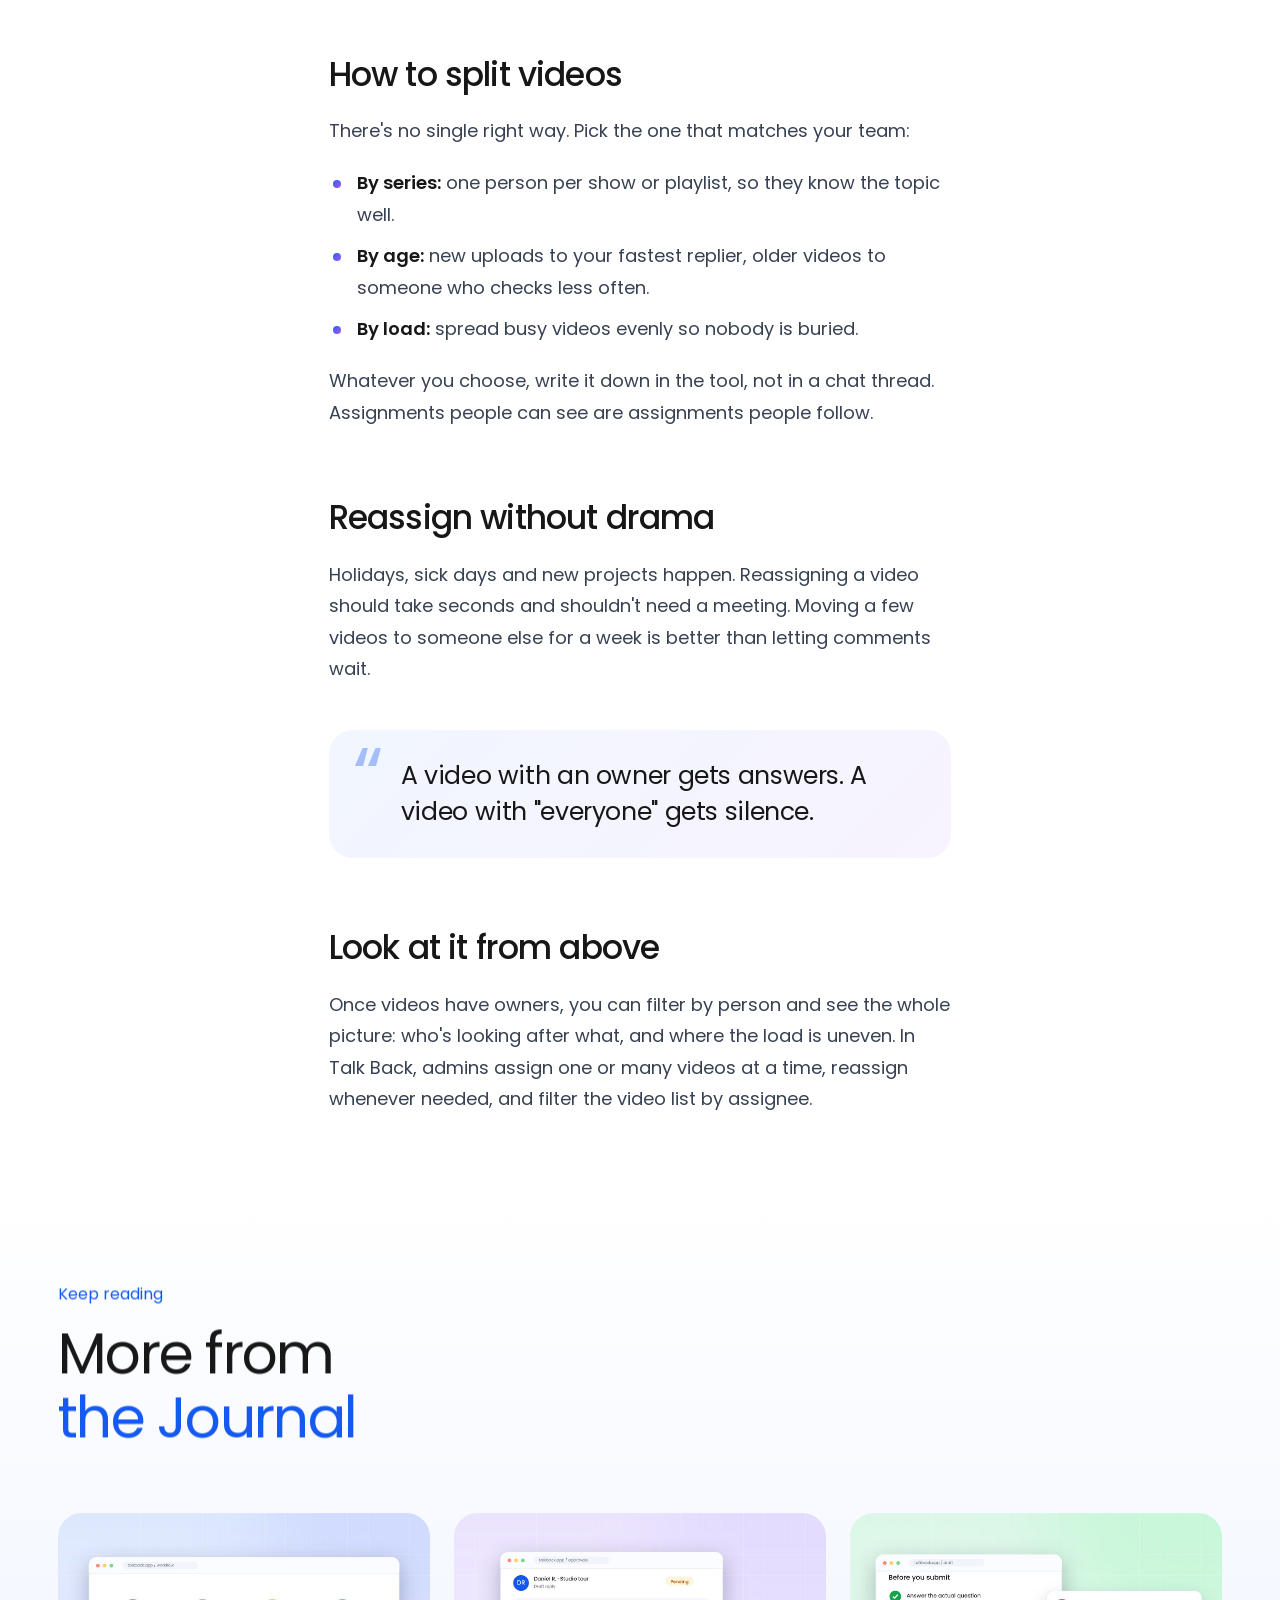
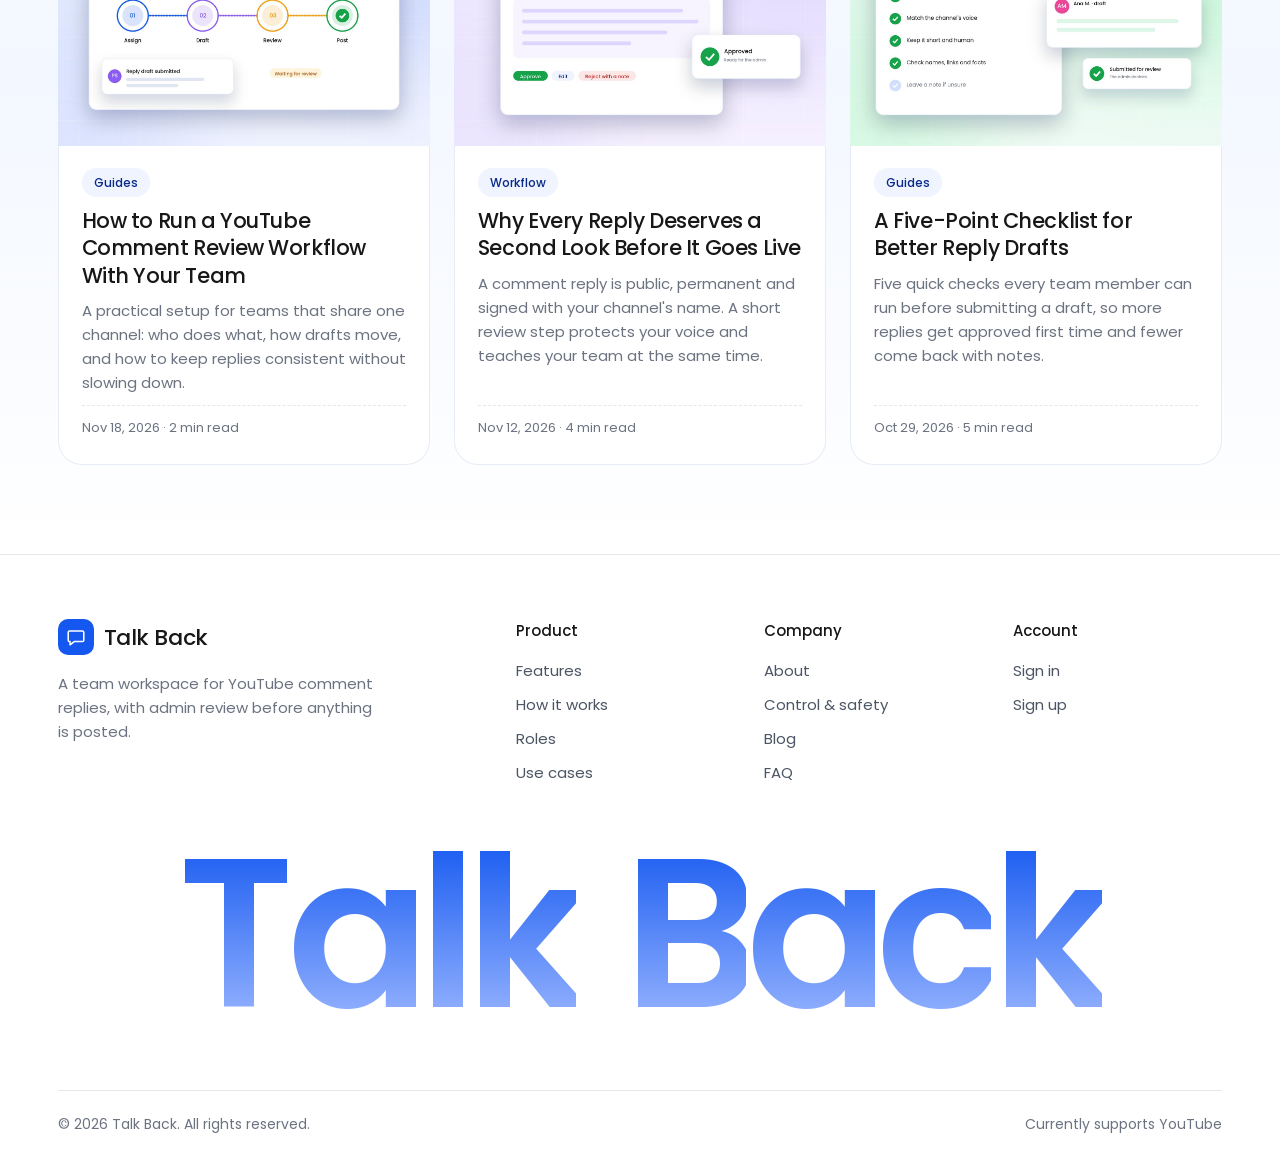
<file: blog/give-every-video-an-owner.html>
<!DOCTYPE html>
<html lang="en">
<head>
  <meta charset="UTF-8">
  <meta name="viewport" content="width=device-width, initial-scale=1">
  <title>Give Every Video an Owner: Assigning Comments That Actually Get Answered | Talk Back</title>
  <meta name="description" content="Shared responsibility for comments often means no responsibility. Assigning videos to people is the simplest way to make sure questions get answered.">
  <meta name="robots" content="index, follow, max-image-preview:large">
  <link rel="canonical" href="https://talkback.bckofiz.com/blog/give-every-video-an-owner.html">
  <meta property="og:type" content="article">
  <meta property="og:site_name" content="Talk Back">
  <meta property="og:url" content="https://talkback.bckofiz.com/blog/give-every-video-an-owner.html">
  <meta property="og:title" content="Give Every Video an Owner: Assigning Comments That Actually Get Answered | Talk Back">
  <meta property="og:description" content="Shared responsibility for comments often means no responsibility. Assigning videos to people is the simplest way to make sure questions get answered.">
  <meta property="og:image" content="https://talkback.bckofiz.com/assets/images/blog/workflow-team.jpg">
  <meta name="twitter:card" content="summary_large_image">
  <meta name="twitter:title" content="Give Every Video an Owner: Assigning Comments That Actually Get Answered | Talk Back">
  <meta name="twitter:description" content="Shared responsibility for comments often means no responsibility. Assigning videos to people is the simplest way to make sure questions get answered.">
  <meta name="twitter:image" content="https://talkback.bckofiz.com/assets/images/blog/workflow-team.jpg">
  <link rel="apple-touch-icon" sizes="180x180" href="../assets/images/apple-touch-icon.png">
  <link rel="icon" type="image/png" sizes="32x32" href="../assets/images/favicon-32.png">
  <link rel="manifest" href="../site.webmanifest">
  <script>document.documentElement.classList.add("js");</script>
  <link rel="stylesheet" href="../css/style.css">
  <link rel="stylesheet" href="../css/pages.css">
  <script type="application/ld+json">{"@context":"https://schema.org","@type":"BlogPosting","headline":"Give Every Video an Owner: Assigning Comments That Actually Get Answered","description":"Shared responsibility for comments often means no responsibility. Assigning videos to people is the simplest way to make sure questions get answered.","url":"https://talkback.bckofiz.com/blog/give-every-video-an-owner.html","mainEntityOfPage":"https://talkback.bckofiz.com/blog/give-every-video-an-owner.html","image":["https://talkback.bckofiz.com/assets/images/blog/workflow-team.jpg"],"datePublished":"2026-11-05T00:00:00.000Z","dateModified":"2026-11-20T07:20:41.856Z","articleSection":"Guides","author":{"@type":"Person","name":"Talk Back Team"},"publisher":{"@type":"Organization","name":"Talk Back","logo":{"@type":"ImageObject","url":"https://talkback.bckofiz.com/assets/images/icon-512.png"}}}</script>
</head>
<body>
<!-- Icon sprite (same set as the home page) -->
<svg width="0" height="0" style="position:absolute" aria-hidden="true">
  <defs>
    <symbol id="i-logo" viewBox="0 0 24 24"><path d="M5 5.5h14a1.5 1.5 0 0 1 1.5 1.5v8.5A1.5 1.5 0 0 1 19 17H10l-4.5 3.5V17H5a1.5 1.5 0 0 1-1.5-1.5V7A1.5 1.5 0 0 1 5 5.5Z"/></symbol>
    <symbol id="i-grid" viewBox="0 0 24 24"><rect x="3.5" y="3.5" width="7" height="7" rx="1.5"/><rect x="13.5" y="3.5" width="7" height="7" rx="1.5"/><rect x="3.5" y="13.5" width="7" height="7" rx="1.5"/><rect x="13.5" y="13.5" width="7" height="7" rx="1.5"/></symbol>
    <symbol id="i-play" viewBox="0 0 24 24"><rect x="2.5" y="4.5" width="19" height="15" rx="2.5"/><path d="m10 9 5 3-5 3Z"/></symbol>
    <symbol id="i-approve" viewBox="0 0 24 24"><rect x="3" y="4" width="18" height="16" rx="2.5"/><path d="M7 9h4M7 13h3"/><path d="m13 14 2 2 4-4.5"/></symbol>
    <symbol id="i-users" viewBox="0 0 24 24"><path d="M16 20v-1.5a4 4 0 0 0-4-4H7a4 4 0 0 0-4 4V20"/><circle cx="9.5" cy="7.5" r="3.5"/><path d="M21 20v-1.5a4 4 0 0 0-3-3.85M15.5 4.2a3.5 3.5 0 0 1 0 6.6"/></symbol>
    <symbol id="i-plug" viewBox="0 0 24 24"><circle cx="12" cy="12" r="2.6"/><circle cx="5" cy="5.5" r="1.8"/><circle cx="19" cy="5.5" r="1.8"/><circle cx="5" cy="18.5" r="1.8"/><circle cx="19" cy="18.5" r="1.8"/><path d="m6.4 6.8 3.7 3.3M17.6 6.8l-3.7 3.3M6.4 17.2l3.7-3.3M17.6 17.2l-3.7-3.3"/></symbol>
    <symbol id="i-gear" viewBox="0 0 24 24"><circle cx="12" cy="12" r="3"/><path d="M12 2.5v3M12 18.5v3M2.5 12h3M18.5 12h3M5.3 5.3l2.1 2.1M16.6 16.6l2.1 2.1M5.3 18.7l2.1-2.1M16.6 7.4l2.1-2.1"/></symbol>
    <symbol id="i-bell" viewBox="0 0 24 24"><path d="M6 8.5a6 6 0 0 1 12 0c0 6.5 2.5 8.5 2.5 8.5h-17S6 15 6 8.5"/><path d="M10.3 20.5a1.9 1.9 0 0 0 3.4 0"/></symbol>
    <symbol id="i-sun" viewBox="0 0 24 24"><circle cx="12" cy="12" r="4"/><path d="M12 2.5v2M12 19.5v2M4.6 4.6l1.4 1.4M18 18l1.4 1.4M2.5 12h2M19.5 12h2M4.6 19.4 6 18M18 6l1.4-1.4"/></symbol>
    <symbol id="i-search" viewBox="0 0 24 24"><circle cx="11" cy="11" r="6.5"/><path d="m20.5 20.5-4.8-4.8"/></symbol>
    <symbol id="i-chev" viewBox="0 0 24 24"><path d="m6.5 9.5 5.5 5.5 5.5-5.5"/></symbol>
    <symbol id="i-arrow" viewBox="0 0 24 24"><path d="M4.5 12h15M13.5 6l6 6-6 6"/></symbol>
    <symbol id="i-back" viewBox="0 0 24 24"><path d="M19.5 12h-15M10.5 6l-6 6 6 6"/></symbol>
    <symbol id="i-check" viewBox="0 0 24 24"><path d="M20 6.5 9.5 17 4 11.5"/></symbol>
    <symbol id="i-check-c" viewBox="0 0 24 24"><circle cx="12" cy="12" r="9"/><path d="m8 12.3 2.7 2.7L16.2 9.5"/></symbol>
    <symbol id="i-x" viewBox="0 0 24 24"><path d="M18 6 6 18M6 6l12 12"/></symbol>
    <symbol id="i-pencil" viewBox="0 0 24 24"><path d="M16.5 3.5a2.6 2.6 0 0 1 3.7 3.7L7.5 20 3 21l1-4.5Z"/></symbol>
    <symbol id="i-trash" viewBox="0 0 24 24"><path d="M3.5 6.5h17M9 6.5V4h6v2.5M5.5 6.5l1 14h11l1-14M10 10.5v6M14 10.5v6"/></symbol>
    <symbol id="i-msg" viewBox="0 0 24 24"><path d="M20.5 15a2 2 0 0 1-2 2H8l-4.5 3.5V5.5a2 2 0 0 1 2-2h13a2 2 0 0 1 2 2Z"/></symbol>
    <symbol id="i-clock" viewBox="0 0 24 24"><circle cx="12" cy="12" r="9"/><path d="M12 7v5l3.2 2"/></symbol>
    <symbol id="i-list" viewBox="0 0 24 24"><path d="M8.5 6h12M8.5 12h12M8.5 18h12M3.5 6h.01M3.5 12h.01M3.5 18h.01"/></symbol>
    <symbol id="i-filter" viewBox="0 0 24 24"><path d="M21.5 4h-19l7.5 8.8V19l4 2v-8.2Z"/></symbol>
    <symbol id="i-lock" viewBox="0 0 24 24"><rect x="4" y="10.5" width="16" height="11" rx="2.5"/><path d="M8 10.5V7a4 4 0 0 1 8 0v3.5"/></symbol>
    <symbol id="i-shield" viewBox="0 0 24 24"><path d="M12 21.5s8-3.8 8-10V5.2L12 2.5 4 5.2v6.3c0 6.2 8 10 8 10"/><path d="m9 12 2 2 4-4.5"/></symbol>
    <symbol id="i-plus" viewBox="0 0 24 24"><path d="M12 5v14M5 12h14"/></symbol>
    <symbol id="i-dots" viewBox="0 0 24 24"><circle cx="12" cy="5.5" r="1.2"/><circle cx="12" cy="12" r="1.2"/><circle cx="12" cy="18.5" r="1.2"/></symbol>
    <symbol id="i-swap" viewBox="0 0 24 24"><path d="M4 8h14l-3.5-3.5M20 16H6l3.5 3.5"/></symbol>
    <symbol id="i-note" viewBox="0 0 24 24"><path d="M14.5 3.5H6a2 2 0 0 0-2 2v13a2 2 0 0 0 2 2h12a2 2 0 0 0 2-2V9Z"/><path d="M14.5 3.5V9H20M8 13h8M8 16.5h5"/></symbol>
    <symbol id="i-pulse" viewBox="0 0 24 24"><path d="M3 12h4l2.5-6 5 12 2.5-6h4"/></symbol>
  </defs>
</svg>

<a class="skip-link" href="#main">Skip to content</a>
<div class="progress" aria-hidden="true"><span></span></div>

<header class="nav" id="nav">
  <div class="container nav__inner">
    <a class="brand" href="../index.html" aria-label="Talk Back home">
      <span class="brand__mark"><svg class="ic" aria-hidden="true"><use href="#i-logo"/></svg></span>
      Talk Back
    </a>
    <nav class="nav__links" id="navLinks" aria-label="Main">
      <a href="../index.html">Home</a>
      <a href="../how-it-works.html">How it works</a>
      <a href="../features.html">Features</a>
      <a href="../roles.html">Roles</a>
      <a href="../blog.html" aria-current="page">Blog</a>
      <a href="../faq.html">FAQ</a>
      <a class="nav__mobile-cta nav__mobile-cta--ghost" href="https://talkback.bckofiz.com/signup">Sign up</a>
      <a class="nav__mobile-cta" href="https://talkback.bckofiz.com/login">Sign in</a>
    </nav>
    <div class="nav__actions">
      <a class="nav__signup" href="https://talkback.bckofiz.com/signup">Sign up</a>
      <a class="pill pill--blue nav__cta" href="https://talkback.bckofiz.com/login">Sign in <span class="pill__dot"><svg class="ic" aria-hidden="true"><use href="#i-arrow"/></svg></span></a>
    </div>
    <button class="nav__toggle" id="navToggle" type="button" aria-expanded="false" aria-controls="navLinks">
      <span class="sr-only">Open menu</span><i></i><i></i>
    </button>
  </div>
</header>

<main id="main">
<section class="art-hero">
  <div class="container">
    <div class="art-hero__in">
      <nav class="crumbs" aria-label="Breadcrumb"><a href="../index.html">Home</a><span aria-hidden="true">/</span><a href="../blog.html">Blog</a></nav>
      <span class="art__tag">Team tips</span>
      <h1>Give Every Video an Owner: Assigning Comments That Actually Get Answered</h1>
      <p class="art-meta">Nov 5, 2026 · 1 min read · By Talk Back Team</p>
    </div>
    <figure class="art-cover">
      <img src="/assets/uploads/2faeffa73cda72f74f41e173.jpg" alt="A video list where each video is assigned to a team member" width="1600" height="900">
      <div class="float-chip float-chip--a" style=""><span class="st st--green"><svg class="ic" aria-hidden="true"><use href="#i-check"/></svg></span><div><b>Reviewed before posting</b><small>Every reply, every time</small></div></div>
      <div class="float-chip float-chip--b" style=""><span class="st st--violet"><svg class="ic" aria-hidden="true"><use href="#i-pencil"/></svg></span><div><b>New draft</b><small>Waiting for review</small></div></div>
    </figure>
  </div>
</section>
<div class="container">
  <div class="art-wrap">
    <aside class="toc" aria-label="On this page"><p>On this page</p><ol></ol></aside>
    <article class="art-body"><p>Ask a team "who's replying to comments on last week's video?" and you'll often get a pause. Everyone assumed someone else had it. The fix is simple and a little old-fashioned: give every video an owner.</p>
<h2>Why ownership works</h2>
<p>An owner knows exactly which comment sections are theirs. They notice new questions, they remember earlier replies in the thread, and they can build a feel for that video's audience. Nothing falls between the cracks because there are no cracks.</p>
<h2>How to split videos</h2>
<p>There's no single right way. Pick the one that matches your team:</p>
<ul><li><strong>By series:</strong> one person per show or playlist, so they know the topic well.</li><li><strong>By age:</strong> new uploads to your fastest replier, older videos to someone who checks less often.</li><li><strong>By load:</strong> spread busy videos evenly so nobody is buried.</li></ul>
<p>Whatever you choose, write it down in the tool, not in a chat thread. Assignments people can see are assignments people follow.</p>
<h2>Reassign without drama</h2>
<p>Holidays, sick days and new projects happen. Reassigning a video should take seconds and shouldn't need a meeting. Moving a few videos to someone else for a week is better than letting comments wait.</p>
<blockquote><p>A video with an owner gets answers. A video with "everyone" gets silence.</p></blockquote>
<h2>Look at it from above</h2>
<p>Once videos have owners, you can filter by person and see the whole picture: who's looking after what, and where the load is uneven. In Talk Back, admins assign one or many videos at a time, reassign whenever needed, and filter the video list by assignee.</p></article>
    <aside class="art-side">
      <div class="art-side__card"><b>Try the workflow</b><p>Assign videos, collect drafts and approve every reply before it's posted.</p><a class="pill pill--blue" href="https://talkback.bckofiz.com/login">Sign in <span class="pill__dot"><svg class="ic" aria-hidden="true"><use href="#i-arrow"/></svg></span></a></div>
      <div class="share"><button type="button" data-copy><svg class="ic ic--sm" aria-hidden="true"><use href="#i-swap"/></svg> Copy link</button></div>
    </aside>
  </div>
</div>
<section class="art-more" aria-labelledby="more-title">
  <div class="container">
    <div class="head" data-reveal><p class="eyebrow">Keep reading</p><h2 class="h2" id="more-title"><span class="h2__a">More from</span> <span class="h2__b">the Journal</span></h2></div>
    <div class="jgrid">
          <a class="jcard" href="../blog/run-a-youtube-comment-review-workflow.html">
            <div class="jcard__media"><img src="/assets/uploads/eebf1c0618e7489336598c23.jpg" alt="A coded workflow: Assign, Draft, Review and Post, with a reply draft waiting for review" loading="lazy" width="1600" height="900"></div>
            <div class="jcard__body">
              <span class="jcard__tag">Guides</span>
              <h3>How to Run a YouTube Comment Review Workflow With Your Team</h3>
              <p>A practical setup for teams that share one channel: who does what, how drafts move, and how to keep replies consistent without slowing down.</p>
              <span class="jcard__meta">Nov 18, 2026 · 2 min read</span>
            </div>
          </a>
          <a class="jcard" href="../blog/why-every-reply-needs-a-second-look.html">
            <div class="jcard__media"><img src="/assets/uploads/f8ca97261ee2db5c7506fd24.jpg" alt="A reply draft with Approve, Edit and Reject buttons, and an Approved badge" loading="lazy" width="1600" height="900"></div>
            <div class="jcard__body">
              <span class="jcard__tag">Workflow</span>
              <h3>Why Every Reply Deserves a Second Look Before It Goes Live</h3>
              <p>A comment reply is public, permanent and signed with your channel's name. A short review step protects your voice and teaches your team at the same time.</p>
              <span class="jcard__meta">Nov 12, 2026 · 4 min read</span>
            </div>
          </a>
          <a class="jcard" href="../blog/checklist-for-better-reply-drafts.html">
            <div class="jcard__media"><img src="/assets/uploads/4fb14b7cc294d7f6a2a4aacc.jpg" alt="A checklist titled Before you submit, next to a submitted reply draft" loading="lazy" width="1600" height="900"></div>
            <div class="jcard__body">
              <span class="jcard__tag">Guides</span>
              <h3>A Five-Point Checklist for Better Reply Drafts</h3>
              <p>Five quick checks every team member can run before submitting a draft, so more replies get approved first time and fewer come back with notes.</p>
              <span class="jcard__meta">Oct 29, 2026 · 5 min read</span>
            </div>
          </a>
    </div>
  </div>
</section>
</main>

<footer class="footer">
  <div class="container footer__grid">
    <div class="footer__brand">
      <a class="brand" href="../index.html" aria-label="Talk Back home"><span class="brand__mark"><svg class="ic" aria-hidden="true"><use href="#i-logo"/></svg></span>Talk Back</a>
      <p>A team workspace for YouTube comment replies, with admin review before anything is posted.</p>
    </div>
    <nav class="footer__col" aria-label="Product">
      <p>Product</p>
      <a href="../features.html">Features</a><a href="../how-it-works.html">How it works</a><a href="../roles.html">Roles</a><a href="../use-cases.html">Use cases</a>
    </nav>
    <nav class="footer__col" aria-label="Company">
      <p>Company</p>
      <a href="../about.html">About</a><a href="../security.html">Control &amp; safety</a><a href="../blog.html">Blog</a><a href="../faq.html">FAQ</a>
    </nav>
    <nav class="footer__col" aria-label="Account">
      <p>Account</p>
      <a href="https://talkback.bckofiz.com/login">Sign in</a>
      <a href="https://talkback.bckofiz.com/signup">Sign up</a>
    </nav>
  </div>
  <div class="container wordmark" aria-hidden="true"><span>T</span><span>a</span><span>l</span><span>k</span><span class="sp"></span><span>B</span><span>a</span><span>c</span><span>k</span></div>
  <div class="container footer__base">
    <span>© <span id="year">2026</span> Talk Back. All rights reserved.</span>
    <span>Currently supports YouTube</span>
  </div>
</footer>

<script src="../js/vendor/gsap.min.js" defer></script>
<script src="../js/vendor/ScrollTrigger.min.js" defer></script>
<script src="../js/vendor/lenis.min.js" defer></script>
<script src="../js/pages.js" defer></script>
</body>
</html>
</file>
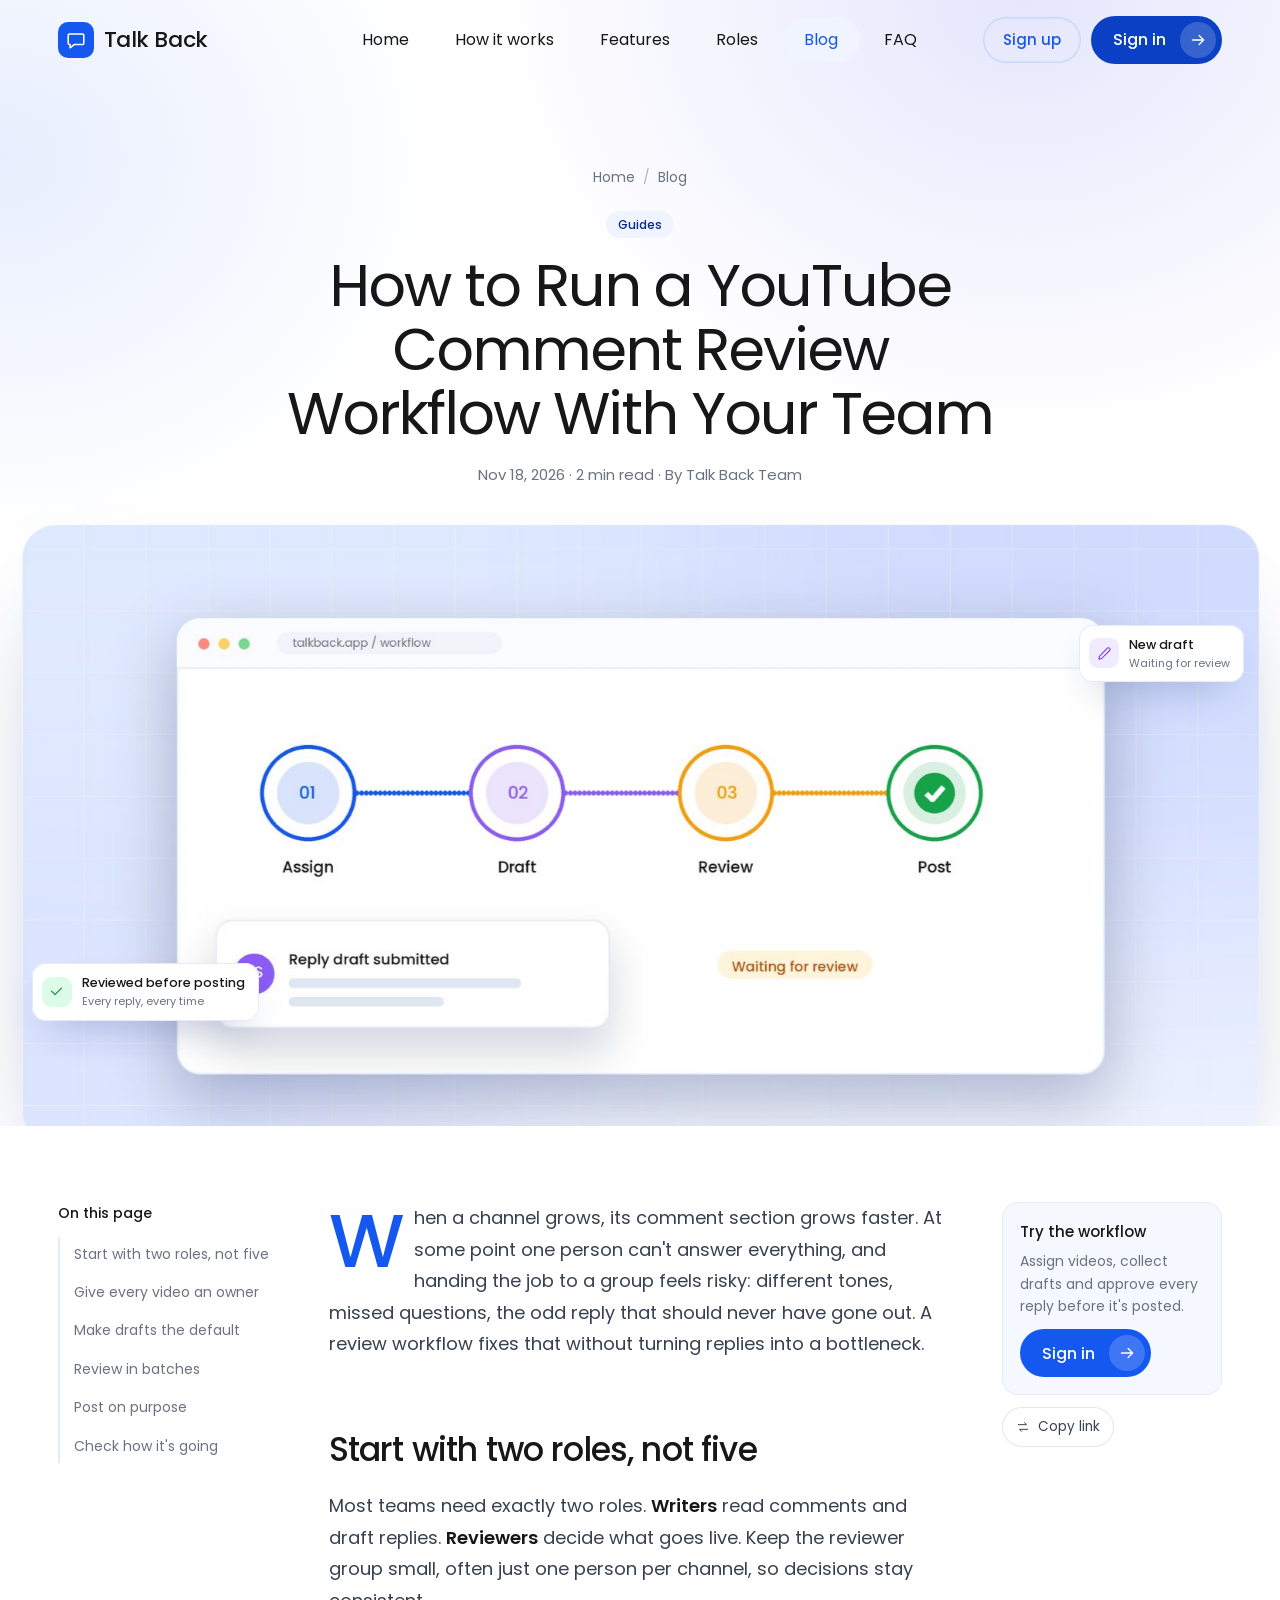
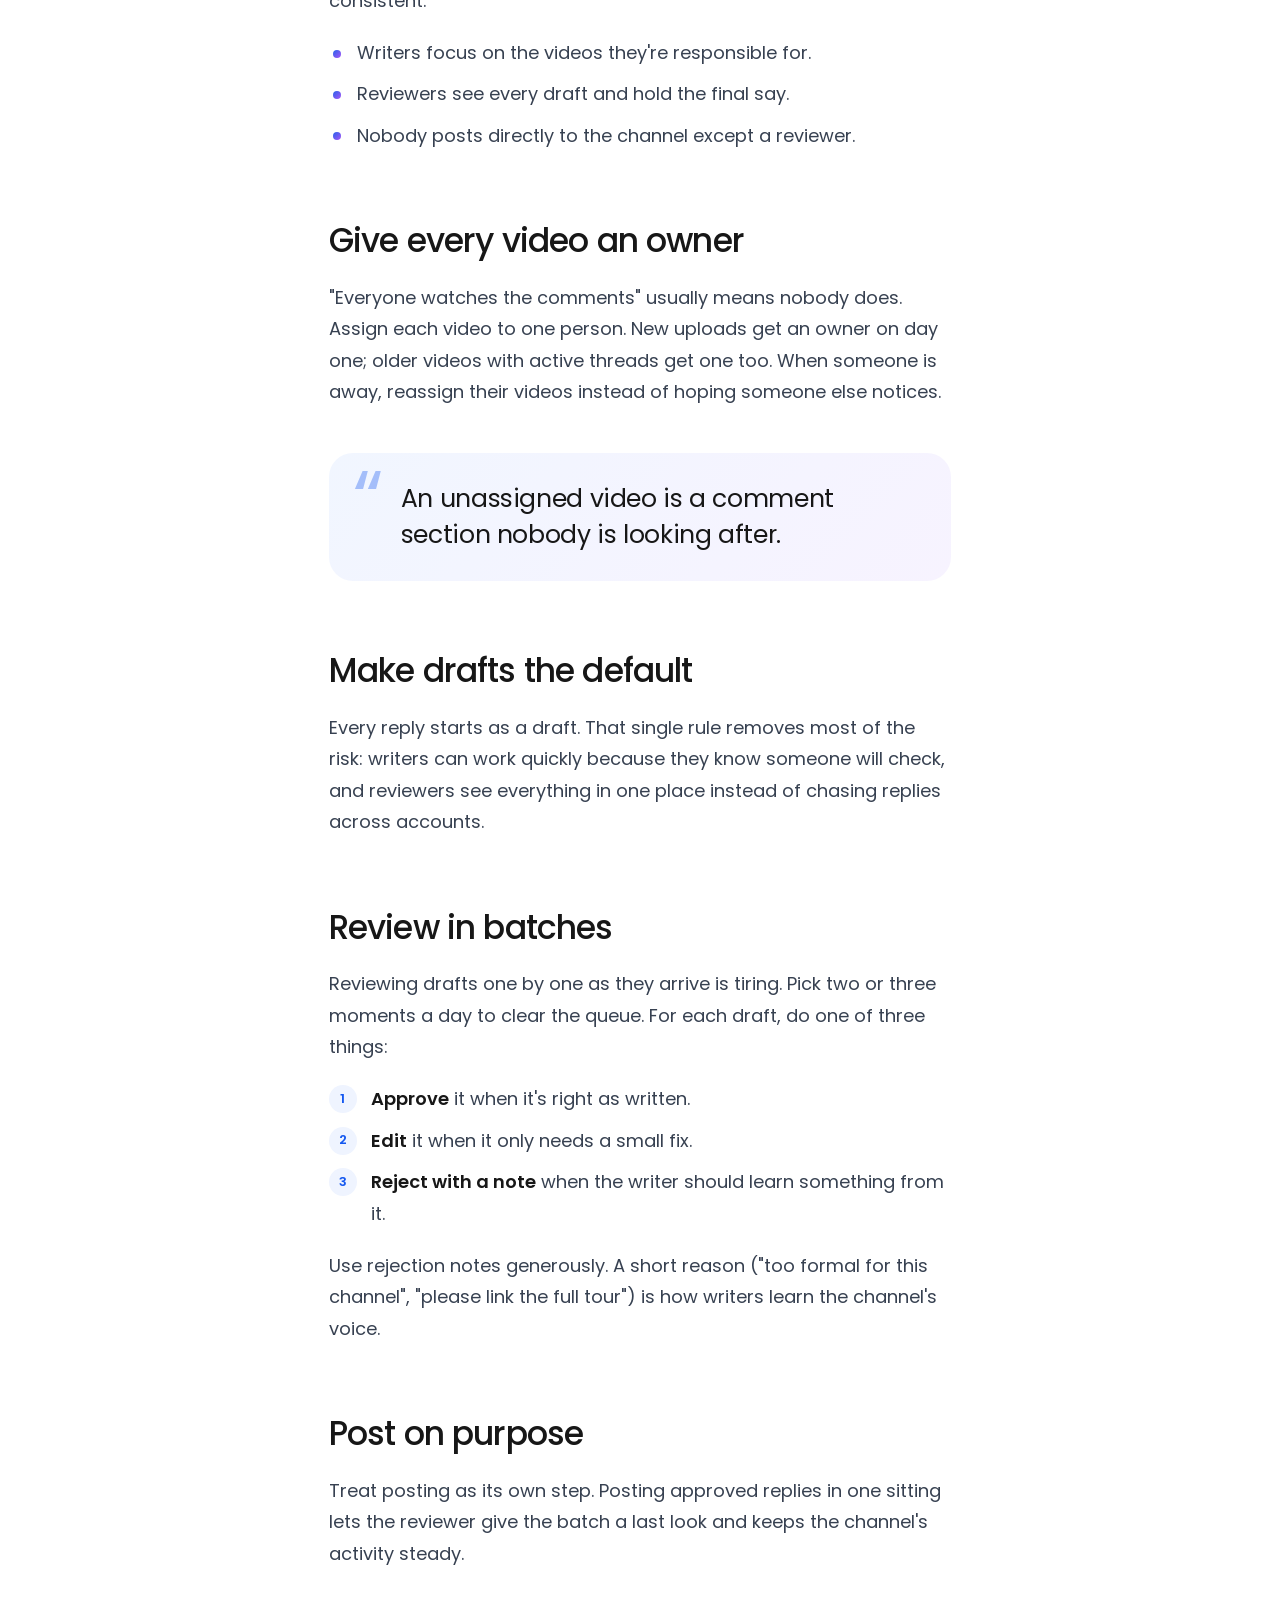
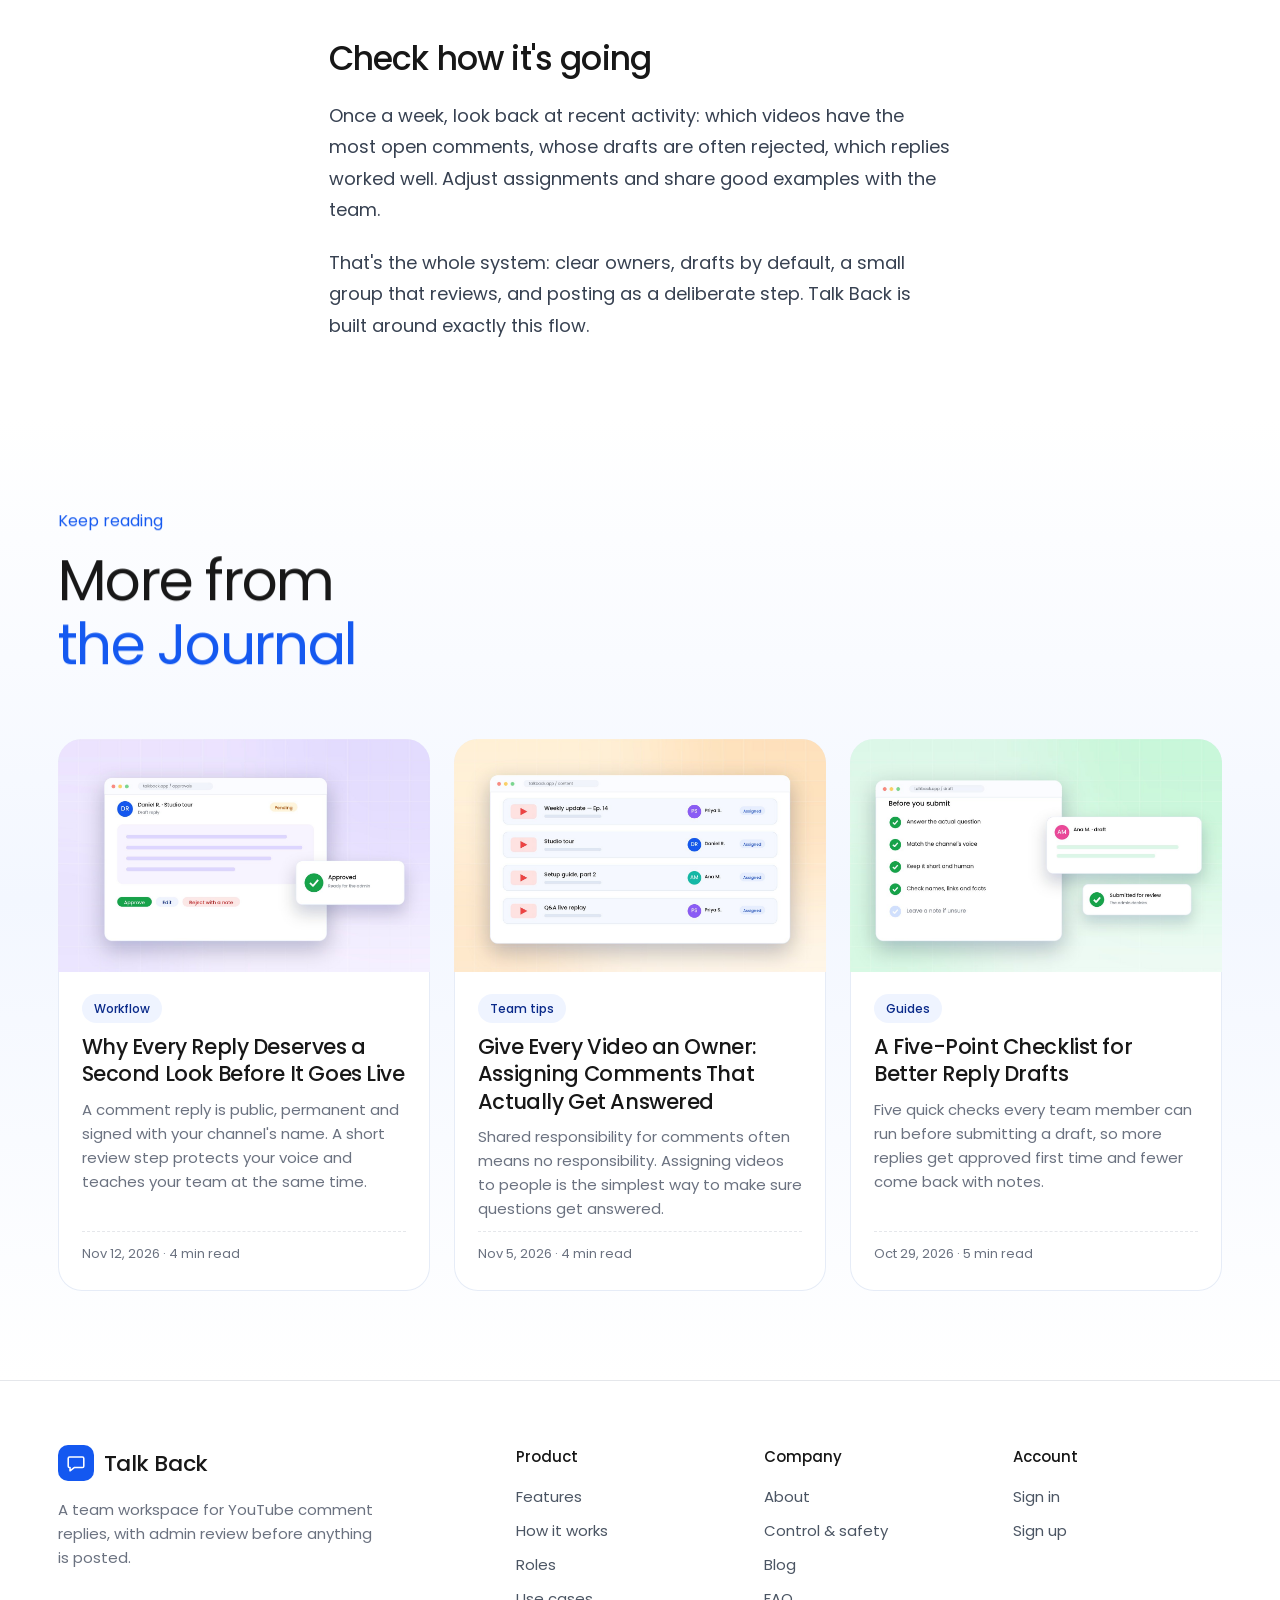
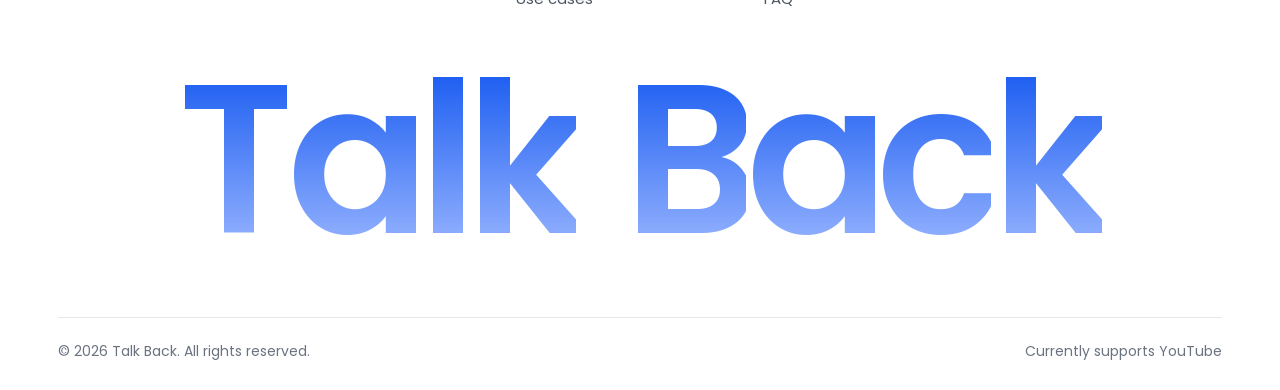
<file: blog/run-a-youtube-comment-review-workflow.html>
<!DOCTYPE html>
<html lang="en">
<head>
  <meta charset="UTF-8">
  <meta name="viewport" content="width=device-width, initial-scale=1">
  <title>How to Run a YouTube Comment Review Workflow With Your Team | Talk Back</title>
  <meta name="description" content="A practical setup for teams that share one channel: who does what, how drafts move, and how to keep replies consistent without slowing down.">
  <meta name="robots" content="index, follow, max-image-preview:large">
  <link rel="canonical" href="https://talkback.bckofiz.com/blog/run-a-youtube-comment-review-workflow.html">
  <meta property="og:type" content="article">
  <meta property="og:site_name" content="Talk Back">
  <meta property="og:url" content="https://talkback.bckofiz.com/blog/run-a-youtube-comment-review-workflow.html">
  <meta property="og:title" content="How to Run a YouTube Comment Review Workflow With Your Team | Talk Back">
  <meta property="og:description" content="A practical setup for teams that share one channel: who does what, how drafts move, and how to keep replies consistent without slowing down.">
  <meta property="og:image" content="https://talkback.bckofiz.com/assets/images/blog/workflow-team.jpg">
  <meta name="twitter:card" content="summary_large_image">
  <meta name="twitter:title" content="How to Run a YouTube Comment Review Workflow With Your Team | Talk Back">
  <meta name="twitter:description" content="A practical setup for teams that share one channel: who does what, how drafts move, and how to keep replies consistent without slowing down.">
  <meta name="twitter:image" content="https://talkback.bckofiz.com/assets/images/blog/workflow-team.jpg">
  <link rel="apple-touch-icon" sizes="180x180" href="../assets/images/apple-touch-icon.png">
  <link rel="icon" type="image/png" sizes="32x32" href="../assets/images/favicon-32.png">
  <link rel="manifest" href="../site.webmanifest">
  <script>document.documentElement.classList.add("js");</script>
  <link rel="stylesheet" href="../css/style.css">
  <link rel="stylesheet" href="../css/pages.css">
  <script type="application/ld+json">{"@context":"https://schema.org","@type":"BlogPosting","headline":"How to Run a YouTube Comment Review Workflow With Your Team","description":"A practical setup for teams that share one channel: who does what, how drafts move, and how to keep replies consistent without slowing down.","url":"https://talkback.bckofiz.com/blog/run-a-youtube-comment-review-workflow.html","mainEntityOfPage":"https://talkback.bckofiz.com/blog/run-a-youtube-comment-review-workflow.html","image":["https://talkback.bckofiz.com/assets/images/blog/workflow-team.jpg"],"datePublished":"2026-11-18T00:00:00.000Z","dateModified":"2026-11-20T07:20:43.116Z","articleSection":"Guides","author":{"@type":"Person","name":"Talk Back Team"},"publisher":{"@type":"Organization","name":"Talk Back","logo":{"@type":"ImageObject","url":"https://talkback.bckofiz.com/assets/images/icon-512.png"}}}</script>
</head>
<body>
<!-- Icon sprite (same set as the home page) -->
<svg width="0" height="0" style="position:absolute" aria-hidden="true">
  <defs>
    <symbol id="i-logo" viewBox="0 0 24 24"><path d="M5 5.5h14a1.5 1.5 0 0 1 1.5 1.5v8.5A1.5 1.5 0 0 1 19 17H10l-4.5 3.5V17H5a1.5 1.5 0 0 1-1.5-1.5V7A1.5 1.5 0 0 1 5 5.5Z"/></symbol>
    <symbol id="i-grid" viewBox="0 0 24 24"><rect x="3.5" y="3.5" width="7" height="7" rx="1.5"/><rect x="13.5" y="3.5" width="7" height="7" rx="1.5"/><rect x="3.5" y="13.5" width="7" height="7" rx="1.5"/><rect x="13.5" y="13.5" width="7" height="7" rx="1.5"/></symbol>
    <symbol id="i-play" viewBox="0 0 24 24"><rect x="2.5" y="4.5" width="19" height="15" rx="2.5"/><path d="m10 9 5 3-5 3Z"/></symbol>
    <symbol id="i-approve" viewBox="0 0 24 24"><rect x="3" y="4" width="18" height="16" rx="2.5"/><path d="M7 9h4M7 13h3"/><path d="m13 14 2 2 4-4.5"/></symbol>
    <symbol id="i-users" viewBox="0 0 24 24"><path d="M16 20v-1.5a4 4 0 0 0-4-4H7a4 4 0 0 0-4 4V20"/><circle cx="9.5" cy="7.5" r="3.5"/><path d="M21 20v-1.5a4 4 0 0 0-3-3.85M15.5 4.2a3.5 3.5 0 0 1 0 6.6"/></symbol>
    <symbol id="i-plug" viewBox="0 0 24 24"><circle cx="12" cy="12" r="2.6"/><circle cx="5" cy="5.5" r="1.8"/><circle cx="19" cy="5.5" r="1.8"/><circle cx="5" cy="18.5" r="1.8"/><circle cx="19" cy="18.5" r="1.8"/><path d="m6.4 6.8 3.7 3.3M17.6 6.8l-3.7 3.3M6.4 17.2l3.7-3.3M17.6 17.2l-3.7-3.3"/></symbol>
    <symbol id="i-gear" viewBox="0 0 24 24"><circle cx="12" cy="12" r="3"/><path d="M12 2.5v3M12 18.5v3M2.5 12h3M18.5 12h3M5.3 5.3l2.1 2.1M16.6 16.6l2.1 2.1M5.3 18.7l2.1-2.1M16.6 7.4l2.1-2.1"/></symbol>
    <symbol id="i-bell" viewBox="0 0 24 24"><path d="M6 8.5a6 6 0 0 1 12 0c0 6.5 2.5 8.5 2.5 8.5h-17S6 15 6 8.5"/><path d="M10.3 20.5a1.9 1.9 0 0 0 3.4 0"/></symbol>
    <symbol id="i-sun" viewBox="0 0 24 24"><circle cx="12" cy="12" r="4"/><path d="M12 2.5v2M12 19.5v2M4.6 4.6l1.4 1.4M18 18l1.4 1.4M2.5 12h2M19.5 12h2M4.6 19.4 6 18M18 6l1.4-1.4"/></symbol>
    <symbol id="i-search" viewBox="0 0 24 24"><circle cx="11" cy="11" r="6.5"/><path d="m20.5 20.5-4.8-4.8"/></symbol>
    <symbol id="i-chev" viewBox="0 0 24 24"><path d="m6.5 9.5 5.5 5.5 5.5-5.5"/></symbol>
    <symbol id="i-arrow" viewBox="0 0 24 24"><path d="M4.5 12h15M13.5 6l6 6-6 6"/></symbol>
    <symbol id="i-back" viewBox="0 0 24 24"><path d="M19.5 12h-15M10.5 6l-6 6 6 6"/></symbol>
    <symbol id="i-check" viewBox="0 0 24 24"><path d="M20 6.5 9.5 17 4 11.5"/></symbol>
    <symbol id="i-check-c" viewBox="0 0 24 24"><circle cx="12" cy="12" r="9"/><path d="m8 12.3 2.7 2.7L16.2 9.5"/></symbol>
    <symbol id="i-x" viewBox="0 0 24 24"><path d="M18 6 6 18M6 6l12 12"/></symbol>
    <symbol id="i-pencil" viewBox="0 0 24 24"><path d="M16.5 3.5a2.6 2.6 0 0 1 3.7 3.7L7.5 20 3 21l1-4.5Z"/></symbol>
    <symbol id="i-trash" viewBox="0 0 24 24"><path d="M3.5 6.5h17M9 6.5V4h6v2.5M5.5 6.5l1 14h11l1-14M10 10.5v6M14 10.5v6"/></symbol>
    <symbol id="i-msg" viewBox="0 0 24 24"><path d="M20.5 15a2 2 0 0 1-2 2H8l-4.5 3.5V5.5a2 2 0 0 1 2-2h13a2 2 0 0 1 2 2Z"/></symbol>
    <symbol id="i-clock" viewBox="0 0 24 24"><circle cx="12" cy="12" r="9"/><path d="M12 7v5l3.2 2"/></symbol>
    <symbol id="i-list" viewBox="0 0 24 24"><path d="M8.5 6h12M8.5 12h12M8.5 18h12M3.5 6h.01M3.5 12h.01M3.5 18h.01"/></symbol>
    <symbol id="i-filter" viewBox="0 0 24 24"><path d="M21.5 4h-19l7.5 8.8V19l4 2v-8.2Z"/></symbol>
    <symbol id="i-lock" viewBox="0 0 24 24"><rect x="4" y="10.5" width="16" height="11" rx="2.5"/><path d="M8 10.5V7a4 4 0 0 1 8 0v3.5"/></symbol>
    <symbol id="i-shield" viewBox="0 0 24 24"><path d="M12 21.5s8-3.8 8-10V5.2L12 2.5 4 5.2v6.3c0 6.2 8 10 8 10"/><path d="m9 12 2 2 4-4.5"/></symbol>
    <symbol id="i-plus" viewBox="0 0 24 24"><path d="M12 5v14M5 12h14"/></symbol>
    <symbol id="i-dots" viewBox="0 0 24 24"><circle cx="12" cy="5.5" r="1.2"/><circle cx="12" cy="12" r="1.2"/><circle cx="12" cy="18.5" r="1.2"/></symbol>
    <symbol id="i-swap" viewBox="0 0 24 24"><path d="M4 8h14l-3.5-3.5M20 16H6l3.5 3.5"/></symbol>
    <symbol id="i-note" viewBox="0 0 24 24"><path d="M14.5 3.5H6a2 2 0 0 0-2 2v13a2 2 0 0 0 2 2h12a2 2 0 0 0 2-2V9Z"/><path d="M14.5 3.5V9H20M8 13h8M8 16.5h5"/></symbol>
    <symbol id="i-pulse" viewBox="0 0 24 24"><path d="M3 12h4l2.5-6 5 12 2.5-6h4"/></symbol>
  </defs>
</svg>

<a class="skip-link" href="#main">Skip to content</a>
<div class="progress" aria-hidden="true"><span></span></div>

<header class="nav" id="nav">
  <div class="container nav__inner">
    <a class="brand" href="../index.html" aria-label="Talk Back home">
      <span class="brand__mark"><svg class="ic" aria-hidden="true"><use href="#i-logo"/></svg></span>
      Talk Back
    </a>
    <nav class="nav__links" id="navLinks" aria-label="Main">
      <a href="../index.html">Home</a>
      <a href="../how-it-works.html">How it works</a>
      <a href="../features.html">Features</a>
      <a href="../roles.html">Roles</a>
      <a href="../blog.html" aria-current="page">Blog</a>
      <a href="../faq.html">FAQ</a>
      <a class="nav__mobile-cta nav__mobile-cta--ghost" href="https://talkback.bckofiz.com/signup">Sign up</a>
      <a class="nav__mobile-cta" href="https://talkback.bckofiz.com/login">Sign in</a>
    </nav>
    <div class="nav__actions">
      <a class="nav__signup" href="https://talkback.bckofiz.com/signup">Sign up</a>
      <a class="pill pill--blue nav__cta" href="https://talkback.bckofiz.com/login">Sign in <span class="pill__dot"><svg class="ic" aria-hidden="true"><use href="#i-arrow"/></svg></span></a>
    </div>
    <button class="nav__toggle" id="navToggle" type="button" aria-expanded="false" aria-controls="navLinks">
      <span class="sr-only">Open menu</span><i></i><i></i>
    </button>
  </div>
</header>

<main id="main">
<section class="art-hero">
  <div class="container">
    <div class="art-hero__in">
      <nav class="crumbs" aria-label="Breadcrumb"><a href="../index.html">Home</a><span aria-hidden="true">/</span><a href="../blog.html">Blog</a></nav>
      <span class="art__tag">Guides</span>
      <h1>How to Run a YouTube Comment Review Workflow With Your Team</h1>
      <p class="art-meta">Nov 18, 2026 · 2 min read · By Talk Back Team</p>
    </div>
    <figure class="art-cover">
      <img src="/assets/uploads/eebf1c0618e7489336598c23.jpg" alt="A coded workflow: Assign, Draft, Review and Post, with a reply draft waiting for review" width="1600" height="900">
      <div class="float-chip float-chip--a" style=""><span class="st st--green"><svg class="ic" aria-hidden="true"><use href="#i-check"/></svg></span><div><b>Reviewed before posting</b><small>Every reply, every time</small></div></div>
      <div class="float-chip float-chip--b" style=""><span class="st st--violet"><svg class="ic" aria-hidden="true"><use href="#i-pencil"/></svg></span><div><b>New draft</b><small>Waiting for review</small></div></div>
    </figure>
  </div>
</section>
<div class="container">
  <div class="art-wrap">
    <aside class="toc" aria-label="On this page"><p>On this page</p><ol></ol></aside>
    <article class="art-body"><p>When a channel grows, its comment section grows faster. At some point one person can't answer everything, and handing the job to a group feels risky: different tones, missed questions, the odd reply that should never have gone out. A review workflow fixes that without turning replies into a bottleneck.</p>
<h2>Start with two roles, not five</h2>
<p>Most teams need exactly two roles. <strong>Writers</strong> read comments and draft replies. <strong>Reviewers</strong> decide what goes live. Keep the reviewer group small, often just one person per channel, so decisions stay consistent.</p>
<ul><li>Writers focus on the videos they're responsible for.</li><li>Reviewers see every draft and hold the final say.</li><li>Nobody posts directly to the channel except a reviewer.</li></ul>
<h2>Give every video an owner</h2>
<p>"Everyone watches the comments" usually means nobody does. Assign each video to one person. New uploads get an owner on day one; older videos with active threads get one too. When someone is away, reassign their videos instead of hoping someone else notices.</p>
<blockquote><p>An unassigned video is a comment section nobody is looking after.</p></blockquote>
<h2>Make drafts the default</h2>
<p>Every reply starts as a draft. That single rule removes most of the risk: writers can work quickly because they know someone will check, and reviewers see everything in one place instead of chasing replies across accounts.</p>
<h2>Review in batches</h2>
<p>Reviewing drafts one by one as they arrive is tiring. Pick two or three moments a day to clear the queue. For each draft, do one of three things:</p>
<ol><li><strong>Approve</strong> it when it's right as written.</li><li><strong>Edit</strong> it when it only needs a small fix.</li><li><strong>Reject with a note</strong> when the writer should learn something from it.</li></ol>
<p>Use rejection notes generously. A short reason ("too formal for this channel", "please link the full tour") is how writers learn the channel's voice.</p>
<h2>Post on purpose</h2>
<p>Treat posting as its own step. Posting approved replies in one sitting lets the reviewer give the batch a last look and keeps the channel's activity steady.</p>
<h2>Check how it's going</h2>
<p>Once a week, look back at recent activity: which videos have the most open comments, whose drafts are often rejected, which replies worked well. Adjust assignments and share good examples with the team.</p>
<p>That's the whole system: clear owners, drafts by default, a small group that reviews, and posting as a deliberate step. Talk Back is built around exactly this flow.</p></article>
    <aside class="art-side">
      <div class="art-side__card"><b>Try the workflow</b><p>Assign videos, collect drafts and approve every reply before it's posted.</p><a class="pill pill--blue" href="https://talkback.bckofiz.com/login">Sign in <span class="pill__dot"><svg class="ic" aria-hidden="true"><use href="#i-arrow"/></svg></span></a></div>
      <div class="share"><button type="button" data-copy><svg class="ic ic--sm" aria-hidden="true"><use href="#i-swap"/></svg> Copy link</button></div>
    </aside>
  </div>
</div>
<section class="art-more" aria-labelledby="more-title">
  <div class="container">
    <div class="head" data-reveal><p class="eyebrow">Keep reading</p><h2 class="h2" id="more-title"><span class="h2__a">More from</span> <span class="h2__b">the Journal</span></h2></div>
    <div class="jgrid">
          <a class="jcard" href="../blog/why-every-reply-needs-a-second-look.html">
            <div class="jcard__media"><img src="/assets/uploads/f8ca97261ee2db5c7506fd24.jpg" alt="A reply draft with Approve, Edit and Reject buttons, and an Approved badge" loading="lazy" width="1600" height="900"></div>
            <div class="jcard__body">
              <span class="jcard__tag">Workflow</span>
              <h3>Why Every Reply Deserves a Second Look Before It Goes Live</h3>
              <p>A comment reply is public, permanent and signed with your channel's name. A short review step protects your voice and teaches your team at the same time.</p>
              <span class="jcard__meta">Nov 12, 2026 · 4 min read</span>
            </div>
          </a>
          <a class="jcard" href="../blog/give-every-video-an-owner.html">
            <div class="jcard__media"><img src="/assets/uploads/2faeffa73cda72f74f41e173.jpg" alt="A video list where each video is assigned to a team member" loading="lazy" width="1600" height="900"></div>
            <div class="jcard__body">
              <span class="jcard__tag">Team tips</span>
              <h3>Give Every Video an Owner: Assigning Comments That Actually Get Answered</h3>
              <p>Shared responsibility for comments often means no responsibility. Assigning videos to people is the simplest way to make sure questions get answered.</p>
              <span class="jcard__meta">Nov 5, 2026 · 4 min read</span>
            </div>
          </a>
          <a class="jcard" href="../blog/checklist-for-better-reply-drafts.html">
            <div class="jcard__media"><img src="/assets/uploads/4fb14b7cc294d7f6a2a4aacc.jpg" alt="A checklist titled Before you submit, next to a submitted reply draft" loading="lazy" width="1600" height="900"></div>
            <div class="jcard__body">
              <span class="jcard__tag">Guides</span>
              <h3>A Five-Point Checklist for Better Reply Drafts</h3>
              <p>Five quick checks every team member can run before submitting a draft, so more replies get approved first time and fewer come back with notes.</p>
              <span class="jcard__meta">Oct 29, 2026 · 5 min read</span>
            </div>
          </a>
    </div>
  </div>
</section>
</main>

<footer class="footer">
  <div class="container footer__grid">
    <div class="footer__brand">
      <a class="brand" href="../index.html" aria-label="Talk Back home"><span class="brand__mark"><svg class="ic" aria-hidden="true"><use href="#i-logo"/></svg></span>Talk Back</a>
      <p>A team workspace for YouTube comment replies, with admin review before anything is posted.</p>
    </div>
    <nav class="footer__col" aria-label="Product">
      <p>Product</p>
      <a href="../features.html">Features</a><a href="../how-it-works.html">How it works</a><a href="../roles.html">Roles</a><a href="../use-cases.html">Use cases</a>
    </nav>
    <nav class="footer__col" aria-label="Company">
      <p>Company</p>
      <a href="../about.html">About</a><a href="../security.html">Control &amp; safety</a><a href="../blog.html">Blog</a><a href="../faq.html">FAQ</a>
    </nav>
    <nav class="footer__col" aria-label="Account">
      <p>Account</p>
      <a href="https://talkback.bckofiz.com/login">Sign in</a>
      <a href="https://talkback.bckofiz.com/signup">Sign up</a>
    </nav>
  </div>
  <div class="container wordmark" aria-hidden="true"><span>T</span><span>a</span><span>l</span><span>k</span><span class="sp"></span><span>B</span><span>a</span><span>c</span><span>k</span></div>
  <div class="container footer__base">
    <span>© <span id="year">2026</span> Talk Back. All rights reserved.</span>
    <span>Currently supports YouTube</span>
  </div>
</footer>

<script src="../js/vendor/gsap.min.js" defer></script>
<script src="../js/vendor/ScrollTrigger.min.js" defer></script>
<script src="../js/vendor/lenis.min.js" defer></script>
<script src="../js/pages.js" defer></script>
</body>
</html>
</file>
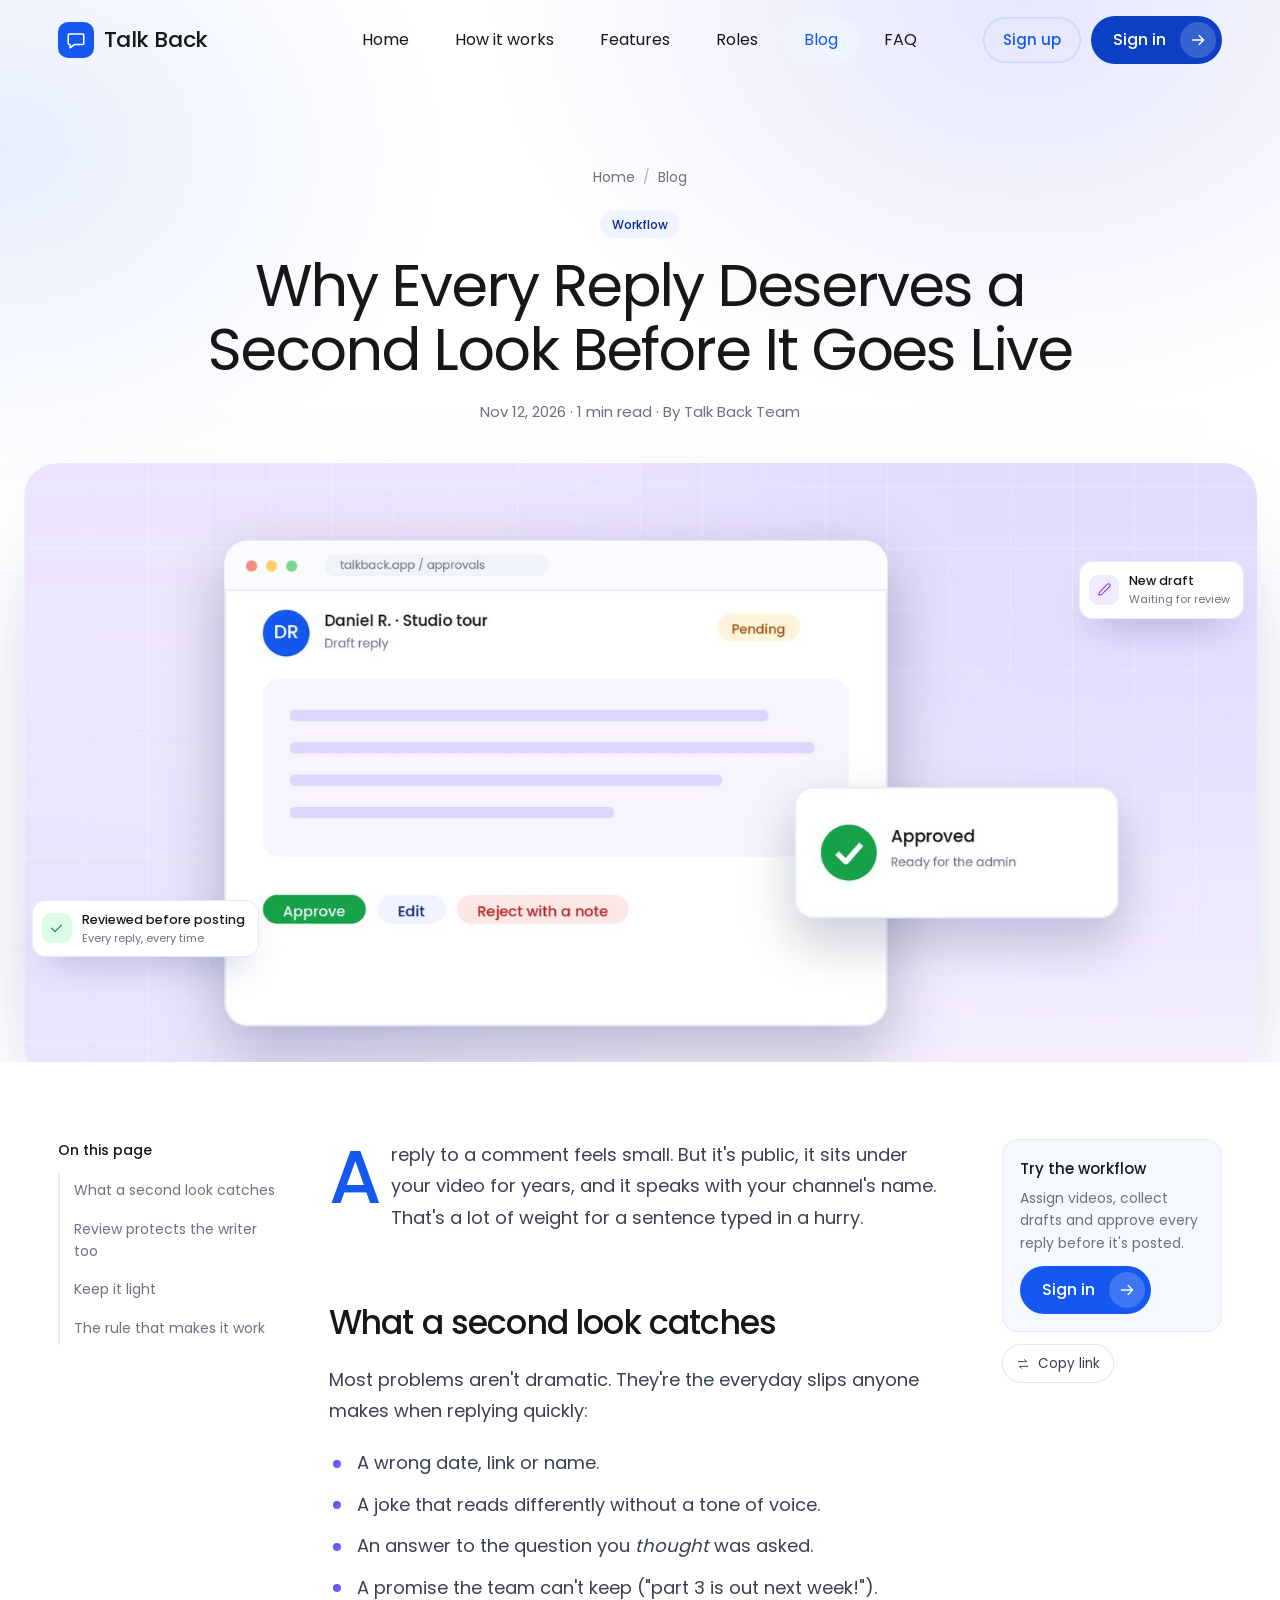
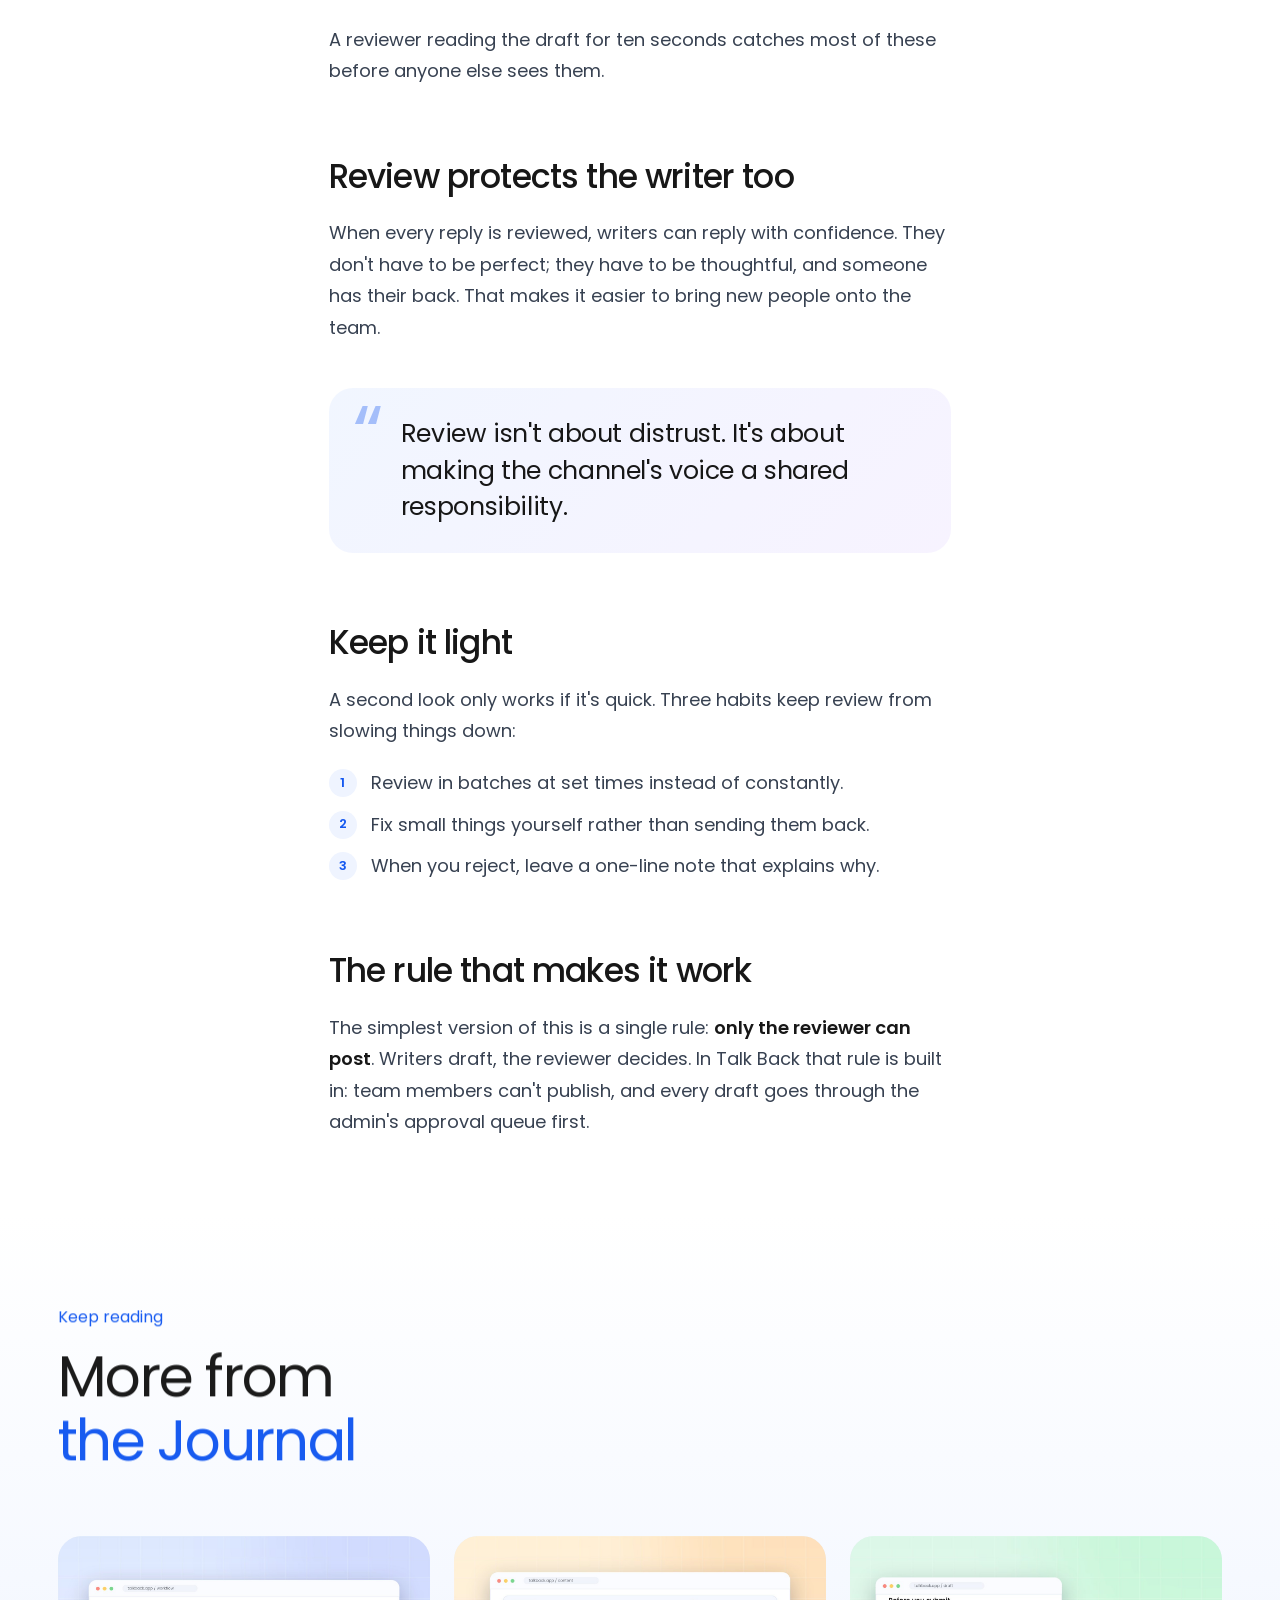
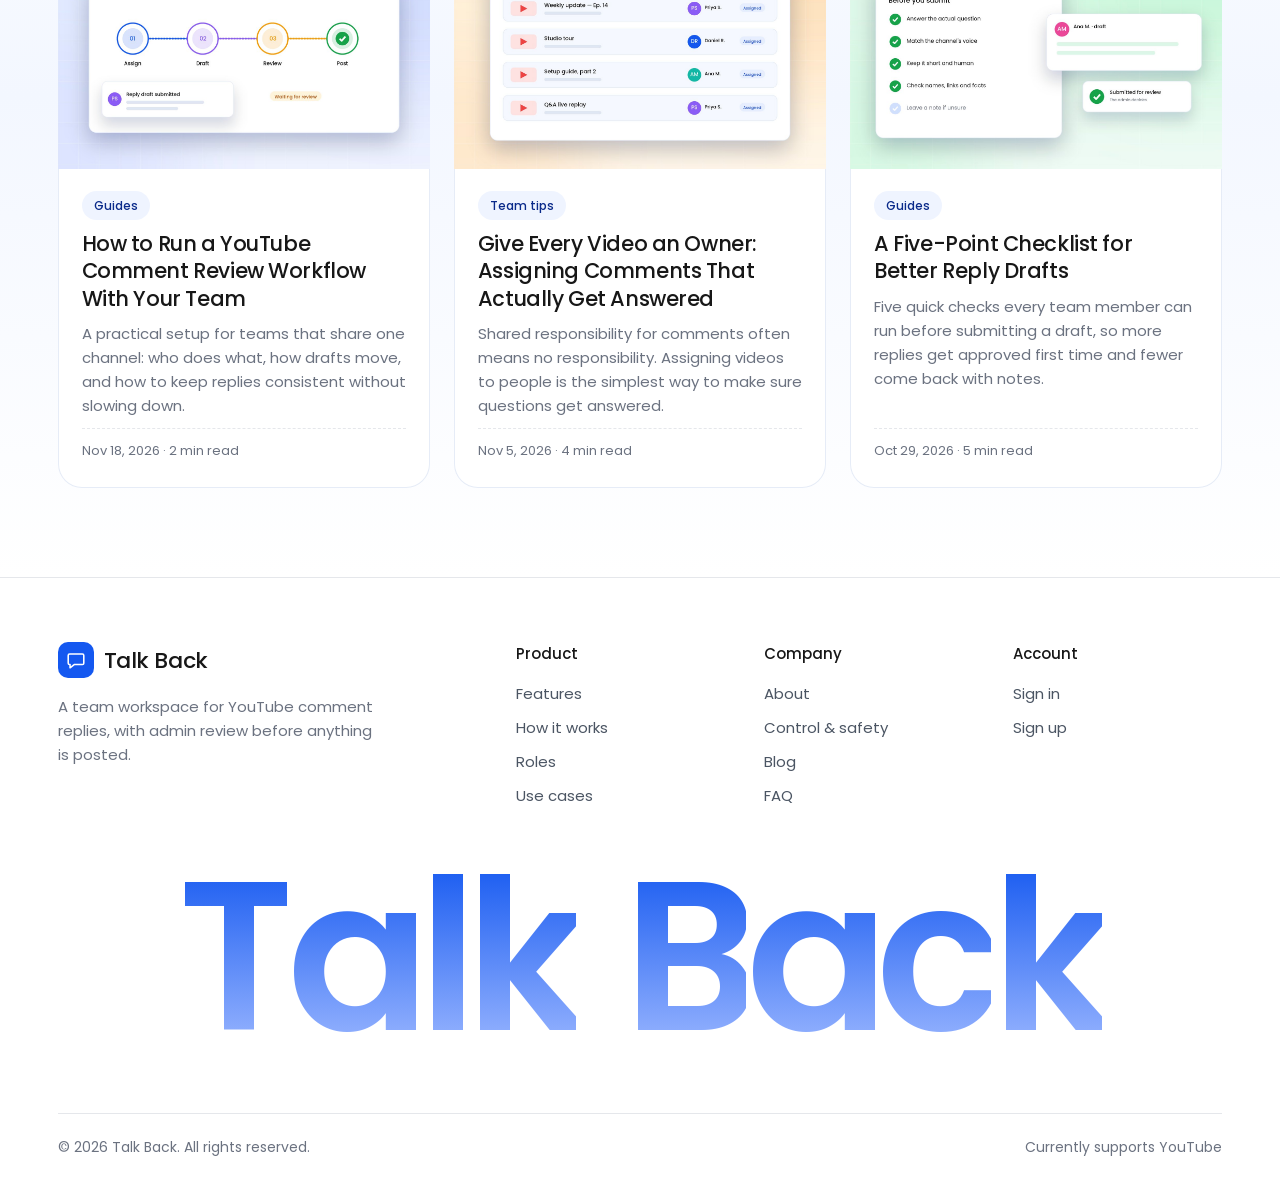
<file: blog/why-every-reply-needs-a-second-look.html>
<!DOCTYPE html>
<html lang="en">
<head>
  <meta charset="UTF-8">
  <meta name="viewport" content="width=device-width, initial-scale=1">
  <title>Why Every Reply Deserves a Second Look Before It Goes Live | Talk Back</title>
  <meta name="description" content="A comment reply is public, permanent and signed with your channel's name. A short review step protects your voice and teaches your team at the same time.">
  <meta name="robots" content="index, follow, max-image-preview:large">
  <link rel="canonical" href="https://talkback.bckofiz.com/blog/why-every-reply-needs-a-second-look.html">
  <meta property="og:type" content="article">
  <meta property="og:site_name" content="Talk Back">
  <meta property="og:url" content="https://talkback.bckofiz.com/blog/why-every-reply-needs-a-second-look.html">
  <meta property="og:title" content="Why Every Reply Deserves a Second Look Before It Goes Live | Talk Back">
  <meta property="og:description" content="A comment reply is public, permanent and signed with your channel's name. A short review step protects your voice and teaches your team at the same time.">
  <meta property="og:image" content="https://talkback.bckofiz.com/assets/images/blog/workflow-team.jpg">
  <meta name="twitter:card" content="summary_large_image">
  <meta name="twitter:title" content="Why Every Reply Deserves a Second Look Before It Goes Live | Talk Back">
  <meta name="twitter:description" content="A comment reply is public, permanent and signed with your channel's name. A short review step protects your voice and teaches your team at the same time.">
  <meta name="twitter:image" content="https://talkback.bckofiz.com/assets/images/blog/workflow-team.jpg">
  <link rel="apple-touch-icon" sizes="180x180" href="../assets/images/apple-touch-icon.png">
  <link rel="icon" type="image/png" sizes="32x32" href="../assets/images/favicon-32.png">
  <link rel="manifest" href="../site.webmanifest">
  <script>document.documentElement.classList.add("js");</script>
  <link rel="stylesheet" href="../css/style.css">
  <link rel="stylesheet" href="../css/pages.css">
  <script type="application/ld+json">{"@context":"https://schema.org","@type":"BlogPosting","headline":"Why Every Reply Deserves a Second Look Before It Goes Live","description":"A comment reply is public, permanent and signed with your channel's name. A short review step protects your voice and teaches your team at the same time.","url":"https://talkback.bckofiz.com/blog/why-every-reply-needs-a-second-look.html","mainEntityOfPage":"https://talkback.bckofiz.com/blog/why-every-reply-needs-a-second-look.html","image":["https://talkback.bckofiz.com/assets/images/blog/workflow-team.jpg"],"datePublished":"2026-11-12T00:00:00.000Z","dateModified":"2026-11-20T07:20:45.034Z","articleSection":"Guides","author":{"@type":"Person","name":"Talk Back Team"},"publisher":{"@type":"Organization","name":"Talk Back","logo":{"@type":"ImageObject","url":"https://talkback.bckofiz.com/assets/images/icon-512.png"}}}</script>
</head>
<body>
<!-- Icon sprite (same set as the home page) -->
<svg width="0" height="0" style="position:absolute" aria-hidden="true">
  <defs>
    <symbol id="i-logo" viewBox="0 0 24 24"><path d="M5 5.5h14a1.5 1.5 0 0 1 1.5 1.5v8.5A1.5 1.5 0 0 1 19 17H10l-4.5 3.5V17H5a1.5 1.5 0 0 1-1.5-1.5V7A1.5 1.5 0 0 1 5 5.5Z"/></symbol>
    <symbol id="i-grid" viewBox="0 0 24 24"><rect x="3.5" y="3.5" width="7" height="7" rx="1.5"/><rect x="13.5" y="3.5" width="7" height="7" rx="1.5"/><rect x="3.5" y="13.5" width="7" height="7" rx="1.5"/><rect x="13.5" y="13.5" width="7" height="7" rx="1.5"/></symbol>
    <symbol id="i-play" viewBox="0 0 24 24"><rect x="2.5" y="4.5" width="19" height="15" rx="2.5"/><path d="m10 9 5 3-5 3Z"/></symbol>
    <symbol id="i-approve" viewBox="0 0 24 24"><rect x="3" y="4" width="18" height="16" rx="2.5"/><path d="M7 9h4M7 13h3"/><path d="m13 14 2 2 4-4.5"/></symbol>
    <symbol id="i-users" viewBox="0 0 24 24"><path d="M16 20v-1.5a4 4 0 0 0-4-4H7a4 4 0 0 0-4 4V20"/><circle cx="9.5" cy="7.5" r="3.5"/><path d="M21 20v-1.5a4 4 0 0 0-3-3.85M15.5 4.2a3.5 3.5 0 0 1 0 6.6"/></symbol>
    <symbol id="i-plug" viewBox="0 0 24 24"><circle cx="12" cy="12" r="2.6"/><circle cx="5" cy="5.5" r="1.8"/><circle cx="19" cy="5.5" r="1.8"/><circle cx="5" cy="18.5" r="1.8"/><circle cx="19" cy="18.5" r="1.8"/><path d="m6.4 6.8 3.7 3.3M17.6 6.8l-3.7 3.3M6.4 17.2l3.7-3.3M17.6 17.2l-3.7-3.3"/></symbol>
    <symbol id="i-gear" viewBox="0 0 24 24"><circle cx="12" cy="12" r="3"/><path d="M12 2.5v3M12 18.5v3M2.5 12h3M18.5 12h3M5.3 5.3l2.1 2.1M16.6 16.6l2.1 2.1M5.3 18.7l2.1-2.1M16.6 7.4l2.1-2.1"/></symbol>
    <symbol id="i-bell" viewBox="0 0 24 24"><path d="M6 8.5a6 6 0 0 1 12 0c0 6.5 2.5 8.5 2.5 8.5h-17S6 15 6 8.5"/><path d="M10.3 20.5a1.9 1.9 0 0 0 3.4 0"/></symbol>
    <symbol id="i-sun" viewBox="0 0 24 24"><circle cx="12" cy="12" r="4"/><path d="M12 2.5v2M12 19.5v2M4.6 4.6l1.4 1.4M18 18l1.4 1.4M2.5 12h2M19.5 12h2M4.6 19.4 6 18M18 6l1.4-1.4"/></symbol>
    <symbol id="i-search" viewBox="0 0 24 24"><circle cx="11" cy="11" r="6.5"/><path d="m20.5 20.5-4.8-4.8"/></symbol>
    <symbol id="i-chev" viewBox="0 0 24 24"><path d="m6.5 9.5 5.5 5.5 5.5-5.5"/></symbol>
    <symbol id="i-arrow" viewBox="0 0 24 24"><path d="M4.5 12h15M13.5 6l6 6-6 6"/></symbol>
    <symbol id="i-back" viewBox="0 0 24 24"><path d="M19.5 12h-15M10.5 6l-6 6 6 6"/></symbol>
    <symbol id="i-check" viewBox="0 0 24 24"><path d="M20 6.5 9.5 17 4 11.5"/></symbol>
    <symbol id="i-check-c" viewBox="0 0 24 24"><circle cx="12" cy="12" r="9"/><path d="m8 12.3 2.7 2.7L16.2 9.5"/></symbol>
    <symbol id="i-x" viewBox="0 0 24 24"><path d="M18 6 6 18M6 6l12 12"/></symbol>
    <symbol id="i-pencil" viewBox="0 0 24 24"><path d="M16.5 3.5a2.6 2.6 0 0 1 3.7 3.7L7.5 20 3 21l1-4.5Z"/></symbol>
    <symbol id="i-trash" viewBox="0 0 24 24"><path d="M3.5 6.5h17M9 6.5V4h6v2.5M5.5 6.5l1 14h11l1-14M10 10.5v6M14 10.5v6"/></symbol>
    <symbol id="i-msg" viewBox="0 0 24 24"><path d="M20.5 15a2 2 0 0 1-2 2H8l-4.5 3.5V5.5a2 2 0 0 1 2-2h13a2 2 0 0 1 2 2Z"/></symbol>
    <symbol id="i-clock" viewBox="0 0 24 24"><circle cx="12" cy="12" r="9"/><path d="M12 7v5l3.2 2"/></symbol>
    <symbol id="i-list" viewBox="0 0 24 24"><path d="M8.5 6h12M8.5 12h12M8.5 18h12M3.5 6h.01M3.5 12h.01M3.5 18h.01"/></symbol>
    <symbol id="i-filter" viewBox="0 0 24 24"><path d="M21.5 4h-19l7.5 8.8V19l4 2v-8.2Z"/></symbol>
    <symbol id="i-lock" viewBox="0 0 24 24"><rect x="4" y="10.5" width="16" height="11" rx="2.5"/><path d="M8 10.5V7a4 4 0 0 1 8 0v3.5"/></symbol>
    <symbol id="i-shield" viewBox="0 0 24 24"><path d="M12 21.5s8-3.8 8-10V5.2L12 2.5 4 5.2v6.3c0 6.2 8 10 8 10"/><path d="m9 12 2 2 4-4.5"/></symbol>
    <symbol id="i-plus" viewBox="0 0 24 24"><path d="M12 5v14M5 12h14"/></symbol>
    <symbol id="i-dots" viewBox="0 0 24 24"><circle cx="12" cy="5.5" r="1.2"/><circle cx="12" cy="12" r="1.2"/><circle cx="12" cy="18.5" r="1.2"/></symbol>
    <symbol id="i-swap" viewBox="0 0 24 24"><path d="M4 8h14l-3.5-3.5M20 16H6l3.5 3.5"/></symbol>
    <symbol id="i-note" viewBox="0 0 24 24"><path d="M14.5 3.5H6a2 2 0 0 0-2 2v13a2 2 0 0 0 2 2h12a2 2 0 0 0 2-2V9Z"/><path d="M14.5 3.5V9H20M8 13h8M8 16.5h5"/></symbol>
    <symbol id="i-pulse" viewBox="0 0 24 24"><path d="M3 12h4l2.5-6 5 12 2.5-6h4"/></symbol>
  </defs>
</svg>

<a class="skip-link" href="#main">Skip to content</a>
<div class="progress" aria-hidden="true"><span></span></div>

<header class="nav" id="nav">
  <div class="container nav__inner">
    <a class="brand" href="../index.html" aria-label="Talk Back home">
      <span class="brand__mark"><svg class="ic" aria-hidden="true"><use href="#i-logo"/></svg></span>
      Talk Back
    </a>
    <nav class="nav__links" id="navLinks" aria-label="Main">
      <a href="../index.html">Home</a>
      <a href="../how-it-works.html">How it works</a>
      <a href="../features.html">Features</a>
      <a href="../roles.html">Roles</a>
      <a href="../blog.html" aria-current="page">Blog</a>
      <a href="../faq.html">FAQ</a>
      <a class="nav__mobile-cta nav__mobile-cta--ghost" href="https://talkback.bckofiz.com/signup">Sign up</a>
      <a class="nav__mobile-cta" href="https://talkback.bckofiz.com/login">Sign in</a>
    </nav>
    <div class="nav__actions">
      <a class="nav__signup" href="https://talkback.bckofiz.com/signup">Sign up</a>
      <a class="pill pill--blue nav__cta" href="https://talkback.bckofiz.com/login">Sign in <span class="pill__dot"><svg class="ic" aria-hidden="true"><use href="#i-arrow"/></svg></span></a>
    </div>
    <button class="nav__toggle" id="navToggle" type="button" aria-expanded="false" aria-controls="navLinks">
      <span class="sr-only">Open menu</span><i></i><i></i>
    </button>
  </div>
</header>

<main id="main">
<section class="art-hero">
  <div class="container">
    <div class="art-hero__in">
      <nav class="crumbs" aria-label="Breadcrumb"><a href="../index.html">Home</a><span aria-hidden="true">/</span><a href="../blog.html">Blog</a></nav>
      <span class="art__tag">Workflow</span>
      <h1>Why Every Reply Deserves a Second Look Before It Goes Live</h1>
      <p class="art-meta">Nov 12, 2026 · 1 min read · By Talk Back Team</p>
    </div>
    <figure class="art-cover">
      <img src="/assets/uploads/f8ca97261ee2db5c7506fd24.jpg" alt="A reply draft with Approve, Edit and Reject buttons, and an Approved badge" width="1600" height="900">
      <div class="float-chip float-chip--a" style=""><span class="st st--green"><svg class="ic" aria-hidden="true"><use href="#i-check"/></svg></span><div><b>Reviewed before posting</b><small>Every reply, every time</small></div></div>
      <div class="float-chip float-chip--b" style=""><span class="st st--violet"><svg class="ic" aria-hidden="true"><use href="#i-pencil"/></svg></span><div><b>New draft</b><small>Waiting for review</small></div></div>
    </figure>
  </div>
</section>
<div class="container">
  <div class="art-wrap">
    <aside class="toc" aria-label="On this page"><p>On this page</p><ol></ol></aside>
    <article class="art-body"><p>A reply to a comment feels small. But it's public, it sits under your video for years, and it speaks with your channel's name. That's a lot of weight for a sentence typed in a hurry.</p>
<h2>What a second look catches</h2>
<p>Most problems aren't dramatic. They're the everyday slips anyone makes when replying quickly:</p>
<ul><li>A wrong date, link or name.</li><li>A joke that reads differently without a tone of voice.</li><li>An answer to the question you <em>thought</em> was asked.</li><li>A promise the team can't keep ("part 3 is out next week!").</li></ul>
<p>A reviewer reading the draft for ten seconds catches most of these before anyone else sees them.</p>
<h2>Review protects the writer too</h2>
<p>When every reply is reviewed, writers can reply with confidence. They don't have to be perfect; they have to be thoughtful, and someone has their back. That makes it easier to bring new people onto the team.</p>
<blockquote><p>Review isn't about distrust. It's about making the channel's voice a shared responsibility.</p></blockquote>
<h2>Keep it light</h2>
<p>A second look only works if it's quick. Three habits keep review from slowing things down:</p>
<ol><li>Review in batches at set times instead of constantly.</li><li>Fix small things yourself rather than sending them back.</li><li>When you reject, leave a one-line note that explains why.</li></ol>
<h2>The rule that makes it work</h2>
<p>The simplest version of this is a single rule: <strong>only the reviewer can post</strong>. Writers draft, the reviewer decides. In Talk Back that rule is built in: team members can't publish, and every draft goes through the admin's approval queue first.</p></article>
    <aside class="art-side">
      <div class="art-side__card"><b>Try the workflow</b><p>Assign videos, collect drafts and approve every reply before it's posted.</p><a class="pill pill--blue" href="https://talkback.bckofiz.com/login">Sign in <span class="pill__dot"><svg class="ic" aria-hidden="true"><use href="#i-arrow"/></svg></span></a></div>
      <div class="share"><button type="button" data-copy><svg class="ic ic--sm" aria-hidden="true"><use href="#i-swap"/></svg> Copy link</button></div>
    </aside>
  </div>
</div>
<section class="art-more" aria-labelledby="more-title">
  <div class="container">
    <div class="head" data-reveal><p class="eyebrow">Keep reading</p><h2 class="h2" id="more-title"><span class="h2__a">More from</span> <span class="h2__b">the Journal</span></h2></div>
    <div class="jgrid">
          <a class="jcard" href="../blog/run-a-youtube-comment-review-workflow.html">
            <div class="jcard__media"><img src="/assets/uploads/eebf1c0618e7489336598c23.jpg" alt="A coded workflow: Assign, Draft, Review and Post, with a reply draft waiting for review" loading="lazy" width="1600" height="900"></div>
            <div class="jcard__body">
              <span class="jcard__tag">Guides</span>
              <h3>How to Run a YouTube Comment Review Workflow With Your Team</h3>
              <p>A practical setup for teams that share one channel: who does what, how drafts move, and how to keep replies consistent without slowing down.</p>
              <span class="jcard__meta">Nov 18, 2026 · 2 min read</span>
            </div>
          </a>
          <a class="jcard" href="../blog/give-every-video-an-owner.html">
            <div class="jcard__media"><img src="/assets/uploads/2faeffa73cda72f74f41e173.jpg" alt="A video list where each video is assigned to a team member" loading="lazy" width="1600" height="900"></div>
            <div class="jcard__body">
              <span class="jcard__tag">Team tips</span>
              <h3>Give Every Video an Owner: Assigning Comments That Actually Get Answered</h3>
              <p>Shared responsibility for comments often means no responsibility. Assigning videos to people is the simplest way to make sure questions get answered.</p>
              <span class="jcard__meta">Nov 5, 2026 · 4 min read</span>
            </div>
          </a>
          <a class="jcard" href="../blog/checklist-for-better-reply-drafts.html">
            <div class="jcard__media"><img src="/assets/uploads/4fb14b7cc294d7f6a2a4aacc.jpg" alt="A checklist titled Before you submit, next to a submitted reply draft" loading="lazy" width="1600" height="900"></div>
            <div class="jcard__body">
              <span class="jcard__tag">Guides</span>
              <h3>A Five-Point Checklist for Better Reply Drafts</h3>
              <p>Five quick checks every team member can run before submitting a draft, so more replies get approved first time and fewer come back with notes.</p>
              <span class="jcard__meta">Oct 29, 2026 · 5 min read</span>
            </div>
          </a>
    </div>
  </div>
</section>
</main>

<footer class="footer">
  <div class="container footer__grid">
    <div class="footer__brand">
      <a class="brand" href="../index.html" aria-label="Talk Back home"><span class="brand__mark"><svg class="ic" aria-hidden="true"><use href="#i-logo"/></svg></span>Talk Back</a>
      <p>A team workspace for YouTube comment replies, with admin review before anything is posted.</p>
    </div>
    <nav class="footer__col" aria-label="Product">
      <p>Product</p>
      <a href="../features.html">Features</a><a href="../how-it-works.html">How it works</a><a href="../roles.html">Roles</a><a href="../use-cases.html">Use cases</a>
    </nav>
    <nav class="footer__col" aria-label="Company">
      <p>Company</p>
      <a href="../about.html">About</a><a href="../security.html">Control &amp; safety</a><a href="../blog.html">Blog</a><a href="../faq.html">FAQ</a>
    </nav>
    <nav class="footer__col" aria-label="Account">
      <p>Account</p>
      <a href="https://talkback.bckofiz.com/login">Sign in</a>
      <a href="https://talkback.bckofiz.com/signup">Sign up</a>
    </nav>
  </div>
  <div class="container wordmark" aria-hidden="true"><span>T</span><span>a</span><span>l</span><span>k</span><span class="sp"></span><span>B</span><span>a</span><span>c</span><span>k</span></div>
  <div class="container footer__base">
    <span>© <span id="year">2026</span> Talk Back. All rights reserved.</span>
    <span>Currently supports YouTube</span>
  </div>
</footer>

<script src="../js/vendor/gsap.min.js" defer></script>
<script src="../js/vendor/ScrollTrigger.min.js" defer></script>
<script src="../js/vendor/lenis.min.js" defer></script>
<script src="../js/pages.js" defer></script>
</body>
</html>
</file>
<file: css/style.css>
/* =====================================================================
   Talk Back — landing page (light SaaS layout)
   ===================================================================== */

@font-face { font-family: "Poppins"; src: url("../assets/fonts/poppins-latin-400-normal.woff2") format("woff2"); font-weight: 400; font-display: swap; }
@font-face { font-family: "Poppins"; src: url("../assets/fonts/poppins-latin-500-normal.woff2") format("woff2"); font-weight: 500; font-display: swap; }
@font-face { font-family: "Poppins"; src: url("../assets/fonts/poppins-latin-600-normal.woff2") format("woff2"); font-weight: 600; font-display: swap; }

:root {
  /* Talk Back blues (from the app) on a pale-blue system */
  --blue: #1458f0;
  --blue-700: #0b40c4;
  --blue-900: #0a2a8a;
  --blue-50: #eff4ff;
  --blue-100: #e3ebff;
  --blue-200: #d1e0ff;
  --card: #f5f9ff;
  --ink: #171717;
  --ink-2: #374151;
  --grey: #4b5563;
  --mute: #6b7280;
  --line: #e5e7eb;
  --line-2: #e6ecf7;

  /* app accents (as used in the Talk Back UI) */
  --violet: #8b5cf6;
  --teal: #14b8a6;
  --amber: #f59e0b;
  --pink: #ec4899;
  --green: #16a34a;
  --red: #c81e1e;
  --yt: #ef4444;

  --container: 1296px;
  --pad: clamp(16px, 4.5vw, 72px);
  --r-xl: 32px;
  --r-lg: 24px;
  --r-md: 16px;
  --r-sm: 12px;
  --ease: cubic-bezier(.22, .8, .24, 1);
  --shadow: 0 1px 2px rgba(16, 24, 40, .04), 0 12px 32px -12px rgba(16, 24, 40, .14);
}

*, *::before, *::after { box-sizing: border-box; }
html { scroll-padding-top: 90px; -webkit-text-size-adjust: 100%; }
@media (prefers-reduced-motion: no-preference) { html { scroll-behavior: smooth; } }
body {
  margin: 0; background: #fff; color: var(--ink);
  font-family: "Poppins", ui-sans-serif, system-ui, -apple-system, "Segoe UI", sans-serif;
  font-size: 16px; line-height: 1.6; -webkit-font-smoothing: antialiased; overflow-x: hidden;
}
@supports (overflow: clip) { body { overflow-x: clip; } }
h1, h2, h3, p, ul, ol, figure { margin: 0; }
ul, ol { padding: 0; list-style: none; }
a { color: inherit; text-decoration: none; }
b { font-weight: 500; }
:focus-visible { outline: 2px solid var(--blue); outline-offset: 3px; border-radius: 8px; }
.cta :focus-visible, .card--dark :focus-visible { outline-color: #fff; }
.sr-only { position: absolute; width: 1px; height: 1px; margin: -1px; padding: 0; overflow: hidden; clip: rect(0 0 0 0); white-space: nowrap; border: 0; }
.skip-link { position: absolute; left: 16px; top: -60px; z-index: 99; background: var(--ink); color: #fff; padding: 10px 16px; border-radius: 100px; }
.skip-link:focus { top: 12px; }

.container { width: min(var(--container), 100% - var(--pad) * 2); margin-inline: auto; }
.section { padding: clamp(80px, 9vw, 128px) 0; }

.ic { width: 20px; height: 20px; flex: none; fill: none; stroke: currentColor; stroke-width: 1.7; stroke-linecap: round; stroke-linejoin: round; }
.ic--sm { width: 14px; height: 14px; }
.ic--fill { fill: currentColor; stroke: none; }

/* ---------- Headings ---------- */
.head { margin-bottom: clamp(40px, 5vw, 64px); }
.head--center { text-align: center; }
.eyebrow { display: inline-block; font-size: 16px; color: var(--blue); margin-bottom: 14px; }
.h2 { font-size: clamp(36px, 4.45vw, 64px); font-weight: 400; line-height: 1.125; letter-spacing: -.03em; }
.h2__a, .h2__b { display: block; }
.h2__b { color: var(--blue); }

/* ---------- Pills (buttons) ---------- */
.pill {
  display: inline-flex; align-items: center; gap: 14px;
  min-height: 56px; padding: 6px 6px 6px 26px; border-radius: 1000px;
  font-size: 16px; font-weight: 500; white-space: nowrap;
  transition: background-color .3s var(--ease), color .3s var(--ease), box-shadow .3s var(--ease);
}
.pill__dot {
  width: 44px; height: 44px; border-radius: 50%; display: grid; place-items: center;
  background: rgba(255,255,255,.18); color: currentColor;
  transition: transform .4s var(--ease);
}
.pill__dot .ic { width: 18px; height: 18px; }
.pill:hover .pill__dot { transform: rotate(-45deg); }
.pill__dot--blue { background: var(--blue); color: #fff; }
.pill--soft { background: var(--blue-50); color: var(--blue-900); }
.pill--soft:hover { background: var(--blue-100); }
.pill--blue { background: var(--blue); color: #fff; min-height: 48px; padding-left: 22px; }
.pill--blue .pill__dot { width: 36px; height: 36px; }
.pill--blue:hover { background: var(--blue-700); }
.pill--white { background: #fff; color: var(--blue-900); }
.pill--white:hover { box-shadow: 0 10px 30px -10px rgba(0,0,0,.35); }
.pill--outline { border: 1px solid rgba(255,255,255,.45); color: #fff; padding-right: 26px; }
.pill--outline:hover { background: rgba(255,255,255,.1); }

/* ---------- Nav ---------- */
.nav { position: fixed; inset: 0 0 auto; z-index: 50; transition: background-color .3s, box-shadow .3s, transform .45s var(--ease); }
.nav.is-scrolled { background: rgba(255,255,255,.86); -webkit-backdrop-filter: blur(14px); backdrop-filter: blur(14px); box-shadow: 0 1px 0 var(--line); }
.nav.is-hidden { transform: translateY(-100%); }
.nav__inner { height: 80px; display: flex; align-items: center; gap: 32px; }
.brand { display: inline-flex; align-items: center; gap: 10px; font-size: 22px; font-weight: 500; letter-spacing: -.02em; }
.brand__mark { width: 36px; height: 36px; border-radius: 10px; background: var(--blue); color: #fff; display: grid; place-items: center; }
.brand__mark .ic { width: 22px; height: 22px; }
.nav__links { display: flex; gap: 6px; margin-left: auto; }
.nav__links a { padding: 8px 16px; border-radius: 100px; font-size: 15px; color: var(--grey); transition: color .2s, background-color .2s; }
.nav__links a:hover, .nav__links a.is-current { color: var(--blue); background: var(--blue-50); }
.nav__mobile-cta { display: none; }
.nav__toggle { display: none; }

/* ---------- Hero ---------- */
.hero { padding-top: clamp(120px, 12vw, 168px); }
.hero__grid { display: grid; grid-template-columns: 1fr minmax(260px, 340px); gap: 48px; align-items: start; }
.hero__title { font-size: clamp(40px, 4.45vw, 64px); font-weight: 400; line-height: 1.125; letter-spacing: -.03em; }
.line { display: block; overflow: hidden; padding-bottom: .08em; margin-bottom: -.08em; }
.line__in { display: inline-block; }
.line--soft { color: var(--grey); padding-left: 1.7em; }
.hero__cta { margin-top: 36px; }
.hero__right { padding-top: 10px; }
.hero__lede { font-size: 18px; line-height: 1.55; color: #0a0a0a; }
.hero__proof { margin-top: 36px; padding-top: 24px; border-top: 1px solid var(--line); }
.hero__proof p { font-size: 13px; color: var(--mute); margin-top: 10px; }
.yt-chip { display: inline-flex; align-items: center; gap: 8px; font-size: 22px; font-weight: 500; letter-spacing: -.02em; }
.yt-chip .ic { width: 30px; height: 30px; color: var(--yt); }

.hero__stage { position: relative; margin-top: clamp(48px, 6vw, 80px); padding-bottom: 110px; }
.band {
  position: absolute; left: 0; right: 0; top: 18%; bottom: 0;
  border-radius: var(--r-xl); overflow: hidden;
  background: linear-gradient(124deg, var(--blue-700) 0%, #2739c7 55%, #4b5ee8 100%);
}
.marquee { position: absolute; left: 0; right: 0; bottom: 18px; overflow: hidden; }
.marquee__track { display: flex; width: max-content; gap: 56px; animation: marquee 38s linear infinite; }
.marquee__track span { font-size: clamp(40px, 4.45vw, 64px); font-weight: 600; letter-spacing: -.02em; color: rgba(209, 224, 255, .3); text-transform: uppercase; }
@keyframes marquee { to { transform: translateX(-50%); } }
.sample-note { position: absolute; left: 0; right: 0; bottom: -34px; text-align: center; font-size: 13px; color: var(--mute); }

/* =====================================================================
   Coded Talk Back UI
   ===================================================================== */
.app {
  container-type: inline-size;
  position: relative; z-index: 2;
  width: min(1180px, 94%); margin-inline: auto;
  display: grid; grid-template-columns: 220px 1fr;
  border-radius: 20px; overflow: hidden;
  background: linear-gradient(135deg, #f6f8ff 0%, #f8f4ff 45%, #f1f9ff 100%);
  box-shadow: 0 0 0 1px rgba(16,24,40,.06), 0 40px 80px -30px rgba(10, 30, 90, .45);
  font-size: 13px; color: #1f2937; text-align: left;
  transform-origin: 50% 0;
}
.app__side { background: rgba(255,255,255,.55); border-right: 1px solid var(--line-2); padding: 22px 14px; display: flex; flex-direction: column; }
.app__brand { display: flex; align-items: center; gap: 9px; font-size: 16px; font-weight: 500; padding: 0 8px; }
.app__logo { width: 26px; height: 26px; border-radius: 7px; background: var(--blue); color: #fff; display: grid; place-items: center; }
.app__logo .ic { width: 16px; height: 16px; }
.app__nav { margin-top: 30px; display: grid; gap: 4px; }
.app__nav li { display: flex; align-items: center; gap: 12px; padding: 10px 12px; border-radius: 10px; color: var(--ink-2); white-space: nowrap; }
.app__nav li .ic { width: 18px; height: 18px; }
.app__nav li.is-on { background: #fff; box-shadow: 0 1px 2px rgba(16,24,40,.05); color: var(--ink); font-weight: 500; }
.app__badge { margin-left: auto; width: 20px; height: 20px; border-radius: 50%; background: var(--blue); color: #fff; font-size: 11px; display: grid; place-items: center; }
.app__settings { margin-top: auto; padding: 18px 12px 0; border-top: 1px solid var(--line-2); display: flex; gap: 12px; align-items: center; color: var(--ink-2); }
.app__main { min-width: 0; }
.app__top { height: 58px; display: flex; align-items: center; justify-content: flex-end; gap: 22px; padding: 0 22px; border-bottom: 1px solid var(--line-2); color: var(--ink-2); }
.app__bell { position: relative; display: grid; }
.app__bell b { position: absolute; top: -6px; right: -7px; min-width: 16px; height: 16px; border-radius: 8px; background: #dc2626; color: #fff; font-size: 10px; display: grid; place-items: center; }
.app__me { display: flex; align-items: center; gap: 8px; font-weight: 500; color: var(--ink); }
.app__body { padding: 22px; display: grid; gap: 16px; }
.app__welcome { display: flex; justify-content: space-between; align-items: center; padding: 22px 26px; border-radius: 16px; background: linear-gradient(120deg, rgba(255,255,255,.75), rgba(238,242,255,.6)); box-shadow: inset 0 0 0 1px var(--line-2); }
.app__h { font-size: 20px; font-weight: 500; letter-spacing: -.02em; }
.app__sub { color: var(--mute); margin-top: 2px; }
.app__spark { width: 120px; height: 84px; background: #fff; border-radius: 12px; box-shadow: var(--shadow); display: flex; align-items: flex-end; gap: 6px; padding: 12px 14px; position: relative; }
.app__spark-play { position: absolute; top: 10px; left: 12px; width: 22px; height: 22px; border-radius: 50%; background: var(--violet); color: #fff; display: grid; place-items: center; }
.app__spark-play .ic { width: 12px; height: 12px; }
.app__spark i { flex: 1; height: var(--h); max-height: 46px; border-radius: 3px; background: linear-gradient(180deg, var(--violet), #d8b4fe); transform-origin: bottom; }
.app__stats { display: grid; grid-template-columns: repeat(4, 1fr); gap: 14px; }
.tile { background: #fff; border-radius: 14px; padding: 16px 18px; box-shadow: inset 0 0 0 1px var(--line-2); display: grid; gap: 6px; }
.tile b { font-size: 24px; line-height: 1; margin-top: 6px; color: var(--ink); }
.tile span:last-child { color: var(--mute); font-size: 12px; }
.tile__ic { width: 38px; height: 38px; border-radius: 50%; display: grid; place-items: center; color: #fff; }
.tile__ic .ic { width: 18px; height: 18px; }
.tile__ic--violet { background: var(--violet); }
.tile__ic--teal { background: var(--teal); }
.tile__ic--amber { background: var(--amber); }
.tile__ic--pink { background: var(--pink); }
.app__split { display: grid; grid-template-columns: 1.55fr 1fr; gap: 16px; }
.app__panel { background: #fff; border-radius: 14px; box-shadow: inset 0 0 0 1px var(--line-2); padding: 16px; min-width: 0; }
.app__panel-head { display: flex; justify-content: space-between; align-items: baseline; margin-bottom: 10px; }
.app__panel-head p { font-size: 15px; font-weight: 500; }
.app__panel-head span { color: var(--blue); font-size: 12px; }
.tbl__row { display: grid; grid-template-columns: 1.6fr 1fr .5fr .6fr; gap: 10px; align-items: center; padding: 10px 4px; border-top: 1px solid #f0f2f7; }
.tbl__row--head { border-top: 0; color: var(--mute); font-size: 11.5px; padding-top: 4px; }
.tbl__vid { display: flex; align-items: center; gap: 10px; min-width: 0; white-space: nowrap; overflow: hidden; text-overflow: ellipsis; }
.thumb { flex: none; width: 34px; height: 24px; border-radius: 6px; background: #e8ecfb; color: #4b5bd6; display: grid; place-items: center; }
.thumb .ic { width: 14px; height: 14px; }
.thumb--lg { width: 52px; height: 36px; border-radius: 8px; }
.who { display: flex; align-items: center; gap: 8px; white-space: nowrap; }
.av { flex: none; width: 26px; height: 26px; border-radius: 50%; display: grid; place-items: center; font-size: 10px; font-weight: 500; }
.av--blue { background: var(--blue); color: #fff; }
.av--soft { background: #eef2ff; color: #4b5bd6; }
.av--violet { background: #f1ebff; color: #7c4ce0; }
.av--grey { background: #eef0f4; color: var(--grey); }
.yt-dot { width: 18px; height: 13px; border-radius: 3px; background: var(--yt); position: relative; }
.yt-dot::after { content: ""; position: absolute; left: 7px; top: 3.5px; border-left: 5px solid #fff; border-top: 3px solid transparent; border-bottom: 3px solid transparent; }
.btn-mini { display: inline-flex; align-items: center; gap: 6px; padding: 6px 13px; border-radius: 100px; font-size: 11.5px; font-weight: 500; white-space: nowrap; }
.btn-mini--violet { background: #7c3aed; color: #fff; }
.btn-mini--blue { background: var(--blue); color: #fff; }
.btn-mini--red { background: var(--red); color: #fff; }
.btn-mini--ghost { box-shadow: inset 0 0 0 1px #d1d5db; color: var(--ink); background: #fff; }
.feed { display: grid; gap: 4px; position: relative; padding-left: 20px; }
.feed::before { content: ""; position: absolute; left: 5px; top: 8px; bottom: 8px; width: 1px; background: #e4e7f0; }
.feed li { position: relative; padding: 8px 0; color: var(--ink-2); font-size: 12px; line-height: 1.5; }
.feed li::before { content: ""; position: absolute; left: -19px; top: 13px; width: 9px; height: 9px; border-radius: 50%; background: #7c3aed; box-shadow: 0 0 0 3px #f1ebff; }
.feed b { display: block; color: var(--ink); }
.feed small { display: block; color: var(--mute); font-size: 11px; margin-top: 2px; }

/* App responsive via container queries */
@container (max-width: 860px) {
  .app__split { grid-template-columns: 1fr; }
}
@container (max-width: 760px) {
  .app__stats { grid-template-columns: repeat(2, 1fr); }
  .app__panel--feed { display: none; }
}

/* ---------- Mini UI pieces (feature cards etc.) ---------- */
.mini { background: #fff; border-radius: 14px; padding: 16px; font-size: 12.5px; color: #1f2937; box-shadow: 0 0 0 1px var(--line-2), 0 18px 40px -22px rgba(16, 40, 120, .3); width: 100%; }
.mini__label { color: var(--mute); font-size: 12px; margin-bottom: 8px; display: flex; align-items: center; gap: 8px; }
.mini__title { display: flex; align-items: center; gap: 10px; font-size: 15px; font-weight: 500; margin-bottom: 12px; }
.mini__title small { font-size: 12px; color: var(--mute); font-weight: 400; }
.mini__ic { width: 30px; height: 30px; border-radius: 9px; display: grid; place-items: center; color: #fff; }
.mini__ic .ic { width: 16px; height: 16px; }
.mini__ic--violet { background: var(--violet); }
.mini__bar { display: flex; justify-content: space-between; align-items: center; gap: 12px; flex-wrap: wrap; margin-bottom: 8px; }
.mini__bar .mini__title { margin-bottom: 0; }
.mini__tabs { display: inline-flex; gap: 4px; padding: 4px; border-radius: 100px; background: #f3f5fa; font-size: 12px; color: var(--grey); }
.mini__tabs > * { padding: 5px 12px; border-radius: 100px; }
.mini__tabs b { background: #fff; color: var(--ink); box-shadow: 0 1px 2px rgba(16,24,40,.08); }
.mini__tabs em { font-style: normal; }
.ctbl__row { display: grid; grid-template-columns: 1.7fr 1.1fr .6fr .8fr; gap: 12px; align-items: center; padding: 10px 2px; border-top: 1px solid #f0f2f7; }
.ctbl__row--head { border-top: 0; font-size: 11px; color: var(--mute); text-transform: uppercase; letter-spacing: .04em; }
.select { display: inline-flex; justify-content: space-between; align-items: center; gap: 6px; padding: 6px 10px; border-radius: 8px; box-shadow: inset 0 0 0 1px #d8deea; white-space: nowrap; overflow: hidden; }
.select.is-flash { box-shadow: inset 0 0 0 2px var(--blue); }
.tag { display: inline-flex; align-items: center; gap: 4px; justify-self: start; padding: 3px 9px; border-radius: 100px; font-size: 11px; font-weight: 500; white-space: nowrap; }
.tag--blue { background: #e6eeff; color: #1d4ed8; }
.tag--amber { background: #fff4dc; color: #b45309; }
.tag--green { background: #dcfce7; color: #15803d; }
.tag--grey { background: #f1f3f7; color: var(--grey); }

.mini--users { display: grid; gap: 10px; background: transparent; box-shadow: none; padding: 0; }
.ucard { display: flex; align-items: center; gap: 12px; padding: 12px 14px; background: #fff; border-radius: 12px; box-shadow: 0 0 0 1px var(--line-2), 0 10px 24px -18px rgba(16,40,120,.35); }
.ucard div { flex: 1; min-width: 0; }
.ucard b, .ucard small { display: block; }
.ucard small { color: var(--mute); font-size: 11.5px; }
.ucard .av { width: 34px; height: 34px; font-size: 11px; }
.role { padding: 3px 10px; border-radius: 100px; box-shadow: inset 0 0 0 1px #cfd6e4; font-size: 11px; color: var(--ink-2); }
.role--user { box-shadow: inset 0 0 0 1px #d8ccfb; color: #6d3fe0; }

.draft { display: flex; gap: 12px; padding: 14px; border-radius: 12px; background: #f6f8ff; border-left: 3px solid var(--blue); }
.draft__meta { font-size: 11.5px; color: var(--mute); }
.draft__meta b { color: var(--ink); margin-right: 6px; }
.draft__text { margin-top: 8px; padding: 10px 12px; background: #fff; border-radius: 10px; box-shadow: inset 0 0 0 1px #dfe4f0; font-size: 13px; }
.draft__foot { display: flex; justify-content: space-between; align-items: center; gap: 10px; flex-wrap: wrap; margin-top: 14px; }
.draft__foot--solo { margin-top: 0; }
.draft__btns { display: inline-flex; gap: 6px; flex-wrap: wrap; }
.btn-mini.is-press { box-shadow: 0 0 0 4px rgba(20, 88, 240, .2); }

.mini--connect .conn__head { display: flex; align-items: center; gap: 10px; }
.conn__head b { flex: 1; font-size: 14px; }
.conn__yt { width: 32px; height: 32px; border-radius: 9px; background: var(--yt); color: #fff; display: grid; place-items: center; }
.conn__yt .ic { width: 17px; height: 17px; }
.conn__sub { color: var(--mute); margin: 12px 0 10px; }
.conn__row { display: flex; gap: 10px; align-items: flex-start; padding: 12px; border-radius: 10px; background: #f7f8fc; }
.conn__row b, .conn__row small { display: block; }
.conn__row small { color: var(--mute); font-size: 11px; }
.box { width: 16px; height: 16px; border-radius: 4px; background: var(--blue); color: #fff; display: grid; place-items: center; margin-top: 2px; }
.box .ic { width: 11px; height: 11px; stroke-width: 3; }
.conn__btn { margin-top: 10px; display: flex; justify-content: center; align-items: center; gap: 8px; padding: 10px; border-radius: 100px; background: var(--blue); color: #fff; font-weight: 500; }
.conn__btn--line { background: #fff; color: var(--ink); box-shadow: inset 0 0 0 1px #d1d5db; }

.mine__who { display: flex; align-items: center; gap: 8px; color: var(--mute); padding-bottom: 12px; margin-bottom: 12px; border-bottom: 1px solid #f0f2f7; }
.mine__who b { color: var(--ink); }
.mine__who .role { margin-left: auto; }
.mine__row { display: flex; align-items: center; gap: 12px; padding: 10px 0; border-top: 1px solid #f0f2f7; }
.mine__row div { flex: 1; }
.mine__row b, .mine__row small { display: block; }
.mine__row small { color: var(--mute); font-size: 11.5px; }
.mine__hint { display: flex; align-items: center; gap: 6px; margin-top: 12px; padding: 10px 12px; border-radius: 10px; background: #f6f8ff; color: var(--mute); font-size: 12px; }

.cmt { display: flex; gap: 10px; padding-bottom: 14px; border-bottom: 1px solid #f0f2f7; }
.cmt b { font-size: 12px; color: var(--mute); font-weight: 500; }
.cmt p { margin-top: 2px; font-size: 13.5px; }
.compose { margin-top: 14px; }
.compose__box { min-height: 76px; padding: 12px; border-radius: 10px; box-shadow: inset 0 0 0 1.5px var(--blue); background: #fff; font-size: 13.5px; line-height: 1.55; }
.caret { display: inline-block; width: 1.5px; height: 1.05em; background: var(--blue); vertical-align: -2px; margin-left: 1px; opacity: 0; }
.typing .caret { opacity: 1; animation: blink 1s steps(1) infinite; }
@keyframes blink { 50% { opacity: 0; } }
.compose__btn { margin-top: 10px; display: inline-flex; align-items: center; gap: 8px; padding: 9px 16px; border-radius: 100px; background: var(--blue); color: #fff; font-weight: 500; }

.q { display: flex; align-items: center; gap: 12px; padding: 11px 12px; border-radius: 12px; box-shadow: inset 0 0 0 1px var(--line-2); margin-top: 8px; }
.q div { flex: 1; min-width: 0; }
.q b, .q small { display: block; white-space: nowrap; overflow: hidden; text-overflow: ellipsis; }
.q small { color: var(--mute); font-size: 11.5px; }
.lockline { display: flex; align-items: center; gap: 8px; margin-top: 14px; color: #15803d; font-size: 12.5px; }

.menu { display: grid; border-radius: 12px; box-shadow: 0 0 0 1px var(--line-2), 0 16px 32px -18px rgba(16,40,120,.35); overflow: hidden; }
.menu > span { display: flex; align-items: center; gap: 10px; padding: 10px 14px; border-top: 1px solid #f0f2f7; }
.menu > span:first-child { border-top: 0; color: var(--mute); }
.menu > span.is-on { background: #eef3ff; color: var(--blue-900); font-weight: 500; }
.menu > span.is-on .ic { margin-left: auto; color: var(--blue); }
.screen__foot { display: flex; align-items: center; gap: 10px; margin-top: 14px; color: var(--mute); }
.note-field { margin-top: 12px; padding: 12px; border-radius: 10px; box-shadow: inset 0 0 0 1px #d8deea; font-weight: 500; }
.note-field small { display: block; color: #9aa1b0; font-weight: 400; margin-top: 4px; }

.mini--signin { width: min(360px, 100%); padding: 24px; }
.signin__h { font-size: 20px; font-weight: 500; margin-top: 18px; }
.signin__s { color: var(--mute); margin-bottom: 14px; }
.field { display: block; padding: 11px 14px; border-radius: 10px; box-shadow: inset 0 0 0 1px #d8deea; color: #9aa1b0; margin-top: 10px; }
.mini--signin .conn__btn { margin-top: 16px; }

.st { flex: none; width: 36px; height: 36px; border-radius: 11px; display: grid; place-items: center; }
.st .ic { width: 18px; height: 18px; }
.st--blue { background: #e6eeff; color: var(--blue); }
.st--violet { background: #f1ebff; color: #7c3aed; }
.st--amber { background: #fff4dc; color: #b45309; }
.st--green { background: #dcfce7; color: #15803d; }

/* ---------- Statement ---------- */
.statement { padding: clamp(110px, 12vw, 180px) 0 clamp(80px, 9vw, 130px); }
.statement__inner { position: relative; text-align: center; max-width: 1000px; }
.statement__text { font-size: clamp(30px, 4vw, 56px); font-weight: 400; line-height: 1.2; letter-spacing: -.03em; color: var(--blue); }
.statement__sub { font-size: 18px; color: var(--ink); margin: 28px auto 32px; max-width: 30em; }
.chip-float {
  position: absolute; z-index: 1; display: flex; align-items: center; gap: 10px;
  padding: 10px 16px 10px 10px; background: #fff; border-radius: 16px; text-align: left;
  box-shadow: 0 0 0 1px var(--line-2), 0 20px 40px -20px rgba(16,40,120,.35); font-size: 13px;
}
.chip-float b, .chip-float small { display: block; white-space: nowrap; }
.chip-float small { color: var(--mute); font-size: 11.5px; }
.chip-float--1 { left: -200px; top: -60px; }
.chip-float--2 { right: -190px; top: -20px; }
.chip-float--3 { left: -150px; bottom: 30px; }
.chip-float--4 { right: -170px; bottom: 70px; }

/* ---------- Features (bento) ---------- */
.features { padding-top: 100px; }
.bento { display: grid; grid-template-columns: repeat(2, 1fr); gap: 24px; }
.card {
  display: flex; flex-direction: column; gap: 22px;
  padding: 20px; border-radius: var(--r-lg);
  background: linear-gradient(90deg, #f5faff 0%, #f9fcff 100%);
  box-shadow: inset 0 0 0 1px #e8eef9;
}
.card__ui {
  flex: 1; min-height: 300px;
  display: flex; align-items: center; justify-content: center;
  padding: clamp(18px, 3vw, 40px); border-radius: var(--r-md);
  background: linear-gradient(160deg, #e7efff 0%, #f0f5ff 70%);
  overflow: hidden;
}
.card__ui > .mini { max-width: 520px; }
.card__text { padding: 0 8px 8px; }
.card__text h3 { font-size: 24px; font-weight: 500; letter-spacing: -.02em; line-height: 1.3; }
.card__text p { color: var(--mute); margin-top: 8px; max-width: 46ch; }
.card--wide { grid-column: span 2; display: grid; grid-template-columns: 1.5fr 1fr; align-items: stretch; }
.card--wide .card__ui > .mini { max-width: 720px; }
.card--wide .card__text { align-self: end; padding: 12px 20px 20px; }
.card--dark {
  background: linear-gradient(124deg, var(--blue-700) 0%, #2739c7 60%, #4b5ee8 100%);
  color: #fff; grid-template-columns: 1fr 1.2fr; box-shadow: none;
}
.card--dark .card__text { align-self: center; padding: 28px; }
.card--dark .card__text h3 { font-size: clamp(28px, 2.6vw, 36px); }
.card--dark .card__text p { color: #d1e0ff; margin-bottom: 28px; }
.card--dark .card__ui { background: rgba(255,255,255,.08); box-shadow: inset 0 0 0 1px rgba(255,255,255,.14); }
.card--dark .mini--connect { max-width: 380px; }

.more__title { text-align: center; font-size: clamp(28px, 2.8vw, 40px); font-weight: 400; letter-spacing: -.02em; margin: clamp(72px, 8vw, 110px) 0 32px; }
.more__title span { display: inline-block; }
.more { display: flex; flex-wrap: wrap; justify-content: center; gap: 24px; max-width: 1100px; margin-inline: auto; }
.more li {
  width: min(346px, 100%); min-height: 96px; display: flex; gap: 16px; align-items: flex-start;
  padding: 16px 18px; border-radius: var(--r-sm);
  background: linear-gradient(90deg, #f5faff 0%, #f9fcff 100%); box-shadow: inset 0 0 0 1px #e8eef9;
  transition: transform .35s var(--ease), box-shadow .35s var(--ease);
}
.more li:hover { transform: translateY(-3px); box-shadow: inset 0 0 0 1px var(--blue-200), 0 16px 30px -20px rgba(16,40,120,.35); }
.more__ic { flex: none; width: 44px; height: 44px; border-radius: 12px; background: #fff; color: var(--blue); display: grid; place-items: center; box-shadow: 0 0 0 1px var(--line-2); }
.more b { font-size: 18px; font-weight: 500; }
.more p { font-size: 14px; color: var(--mute); margin-top: 2px; line-height: 1.45; }

/* ---------- Benefits (stacked sticky cards) ---------- */
.benefits { padding-top: 40px; }
.stack { display: grid; gap: 32px; }
.stack__card {
  position: sticky; top: 110px;
  display: grid; grid-template-columns: 1fr 1fr; gap: clamp(24px, 4vw, 64px); align-items: center;
  min-height: 520px; padding: clamp(24px, 4vw, 56px);
  border-radius: var(--r-lg); background: var(--card);
  box-shadow: inset 0 0 0 1px #e3eaf7, 0 -10px 40px -30px rgba(16,40,120,.3);
  transform-origin: 50% 0;
}
.stack__card:nth-child(2) { top: 130px; }
.stack__card:nth-child(3) { top: 150px; }
.stack__label { color: var(--blue); font-size: 16px; }
.stack__text h3 { font-size: clamp(26px, 2.5vw, 36px); font-weight: 500; letter-spacing: -.025em; line-height: 1.25; margin-top: 10px; }
.stack__text > p { color: var(--mute); font-size: 18px; margin-top: 16px; }
.ticks { display: grid; gap: 12px; margin-top: 26px; }
.ticks li { display: flex; gap: 12px; align-items: flex-start; font-size: 17px; color: var(--ink); }
.ticks li::before {
  content: ""; flex: none; width: 22px; height: 22px; margin-top: 2px; border-radius: 50%;
  background: var(--blue) url("data:image/svg+xml,%3Csvg xmlns='http://www.w3.org/2000/svg' viewBox='0 0 24 24' fill='none' stroke='white' stroke-width='3' stroke-linecap='round' stroke-linejoin='round'%3E%3Cpath d='M19 7 9.5 16.5 5 12'/%3E%3C/svg%3E") center / 13px no-repeat;
}
.ticks li.no { color: var(--mute); }
.ticks li.no::before {
  background: #e5e7eb url("data:image/svg+xml,%3Csvg xmlns='http://www.w3.org/2000/svg' viewBox='0 0 24 24' fill='none' stroke='%236b7280' stroke-width='3' stroke-linecap='round'%3E%3Cpath d='M17 7 7 17M7 7l10 10'/%3E%3C/svg%3E") center / 11px no-repeat;
}
.stack__ui { display: flex; justify-content: center; padding: clamp(16px, 3vw, 40px); border-radius: var(--r-md); background: linear-gradient(160deg, #e3ecff 0%, #eef4ff 70%); }
.stack__ui .mini { max-width: 440px; }

/* ---------- How it works: horizontal track (pinned on desktop with motion) ---------- */
.how { background: linear-gradient(180deg, #fff 0%, #f5f9ff 30%, #f5f9ff 100%); overflow: hidden; }
.how__pin { padding: clamp(80px, 9vw, 120px) 0; }
.how__top { display: flex; justify-content: space-between; align-items: flex-end; gap: 32px; flex-wrap: wrap; }
.how__top .head { margin-bottom: 0; }
.how__meter { display: none; align-items: center; gap: 16px; font-size: 14px; color: var(--mute); }
.how__count b { color: var(--blue); font-weight: 500; font-size: 20px; }
.how__bar { width: 180px; height: 3px; border-radius: 3px; background: var(--blue-100); overflow: hidden; }
.how__bar i { display: block; height: 100%; width: 100%; background: var(--blue); transform: scaleX(.2); transform-origin: left; }
.how__track { display: grid; gap: 24px; margin: 48px auto 0; width: min(var(--container), 100% - var(--pad) * 2); }
.panel { display: grid; grid-template-columns: 1.1fr 1fr; gap: 8px; align-items: center; padding: 14px; border-radius: var(--r-lg); background: #fff; box-shadow: 0 0 0 1px #e3eaf7, 0 30px 60px -40px rgba(16,40,120,.35); }
.panel__screen { display: grid; place-items: center; padding: clamp(18px, 3vw, 36px); border-radius: 18px; background: linear-gradient(160deg, #dfe9ff 0%, #eef4ff 70%); min-height: 300px; overflow: hidden; }
.panel__screen .mini { max-width: 420px; }
.panel__text { padding: 20px clamp(12px, 2vw, 28px); }
.panel__n { display: block; font-size: 56px; line-height: 1; font-weight: 500; letter-spacing: -.04em; color: var(--blue-200); }
.panel h3 { font-size: clamp(24px, 2vw, 30px); font-weight: 500; letter-spacing: -.02em; margin-top: 18px; }
.panel p { color: var(--mute); margin-top: 10px; max-width: 34ch; }

@media (min-width: 1024px) {
  .motion .how__pin { min-height: 100vh; display: flex; flex-direction: column; justify-content: center; padding: 96px 0 56px; }
  .motion .how__meter { display: flex; }
  .motion .how__track {
    display: flex; gap: 28px; width: max-content; margin: 48px 0 0;
    padding: 0 calc((100vw - min(var(--container), 100vw - var(--pad) * 2)) / 2);
    will-change: transform;
  }
  .motion .panel { width: min(760px, 62vw); flex: none; }
  .motion .panel__screen { min-height: 380px; }
}

/* ---------- Roles (pricing-card style) ---------- */
.roles__grid { display: grid; grid-template-columns: repeat(2, 1fr); gap: 24px; max-width: 980px; margin-inline: auto; }
.role { border-radius: var(--r-lg); padding: 8px; background: #fff; box-shadow: inset 0 0 0 1px #e3eaf7, var(--shadow); display: flex; flex-direction: column; }
.role__top { border-radius: 18px; padding: 28px; background: var(--blue-50); }
.role__badge { display: inline-block; padding: 6px 14px; border-radius: 100px; background: #fff; color: var(--blue); font-size: 13px; font-weight: 500; }
.role__name { font-size: clamp(40px, 4.45vw, 56px); font-weight: 500; letter-spacing: -.03em; line-height: 1.15; margin-top: 22px; color: var(--blue-900); }
.role__body { padding: 28px 24px 24px; }
.role__body h3 { font-size: 24px; font-weight: 500; letter-spacing: -.02em; }
.role__body > p { color: var(--mute); margin-top: 4px; }
.role--admin .role__top { background: linear-gradient(124deg, var(--blue-700) 0%, #2739c7 60%, #4b5ee8 100%); }
.role--admin .role__name { color: #fff; }
.role--admin { box-shadow: 0 0 0 2px var(--blue), 0 30px 60px -30px rgba(20,88,240,.45); }

/* ---------- Audience ---------- */
.aud { display: grid; grid-template-columns: repeat(4, 1fr); gap: 24px; }
.aud li { padding: 28px 24px; border-radius: var(--r-lg); background: linear-gradient(180deg, #f5faff 0%, #f9fcff 100%); box-shadow: inset 0 0 0 1px #e8eef9; transition: transform .35s var(--ease); }
.aud li:hover { transform: translateY(-4px); }
.aud__n { display: block; font-size: 40px; font-weight: 400; color: var(--blue-200); letter-spacing: -.03em; line-height: 1; }
.aud h3 { font-size: 20px; font-weight: 500; letter-spacing: -.015em; margin-top: 36px; }
.aud p { color: var(--mute); margin-top: 8px; font-size: 15px; }

/* ---------- FAQ ---------- */
.faq__list { max-width: 880px; margin-inline: auto; display: grid; gap: 14px; }
.qa { border-radius: var(--r-md); background: #fff; box-shadow: inset 0 0 0 1px var(--line); transition: background-color .3s, box-shadow .3s; }
.qa[open] { background: var(--card); box-shadow: inset 0 0 0 1px var(--blue-200); }
.qa summary { list-style: none; cursor: pointer; display: flex; justify-content: space-between; align-items: center; gap: 20px; padding: 22px 24px; font-size: 18px; font-weight: 500; letter-spacing: -.01em; }
.qa summary::-webkit-details-marker { display: none; }
.qa__ic { position: relative; flex: none; width: 36px; height: 36px; border-radius: 50%; background: var(--blue-50); color: var(--blue); transition: background-color .3s, color .3s, transform .4s var(--ease); }
.qa__ic::before, .qa__ic::after { content: ""; position: absolute; left: 50%; top: 50%; width: 13px; height: 2px; margin: -1px 0 0 -6.5px; border-radius: 2px; background: currentColor; }
.qa__ic::after { transform: rotate(90deg); transition: transform .4s var(--ease); }
.qa[open] .qa__ic { background: var(--blue); color: #fff; }
.qa[open] .qa__ic::after { transform: rotate(0deg); }
.qa__body { overflow: hidden; }
.qa__body p { padding: 0 72px 24px 24px; color: var(--mute); }

/* ---------- CTA ---------- */
.cta { padding: 0 0 clamp(80px, 9vw, 120px); }
.cta__band {
  position: relative; overflow: hidden;
  display: grid; grid-template-columns: 1.1fr 1fr; gap: 40px; align-items: center;
  padding: clamp(36px, 6vw, 80px); border-radius: var(--r-xl); color: #fff;
  background: linear-gradient(124deg, var(--blue-700) 0%, #2739c7 55%, #4b5ee8 100%);
}
.cta__title { font-size: clamp(32px, 3.6vw, 52px); font-weight: 400; line-height: 1.15; letter-spacing: -.03em; }
.cta__copy > p { color: #d1e0ff; font-size: 18px; margin-top: 20px; max-width: 34em; }
.cta__actions { display: flex; flex-wrap: wrap; gap: 12px; margin-top: 34px; }
.cta__ui { position: relative; display: flex; justify-content: center; }
.toast { position: absolute; right: -2%; bottom: -46px; display: flex; gap: 10px; align-items: center; padding: 12px 18px 12px 12px; background: #fff; color: var(--ink); border-radius: 16px; box-shadow: 0 24px 40px -20px rgba(0,0,0,.45); font-size: 13px; }
.toast b, .toast small { display: block; }
.toast small { color: var(--mute); font-size: 11.5px; }

/* ---------- Footer ---------- */
.footer { border-top: 1px solid var(--line); padding: 64px 0 28px; }
.footer__grid { display: grid; grid-template-columns: 2fr 1fr 1fr; gap: 40px; }
.footer__brand p { color: var(--mute); margin-top: 16px; max-width: 36ch; font-size: 15px; }
.footer__col { display: flex; flex-direction: column; gap: 10px; font-size: 15px; color: var(--grey); }
.footer__col p { color: var(--ink); font-weight: 500; margin-bottom: 6px; }
.footer__col a:hover { color: var(--blue); }
.footer__base { display: flex; justify-content: space-between; flex-wrap: wrap; gap: 12px; margin-top: 56px; padding-top: 22px; border-top: 1px solid var(--line); font-size: 14px; color: var(--mute); }

/* ---------- Pre-animation state (cleared by script.js or a 2.5s timeout) ---------- */
.pre .hero .line__in { transform: translateY(110%); }
.pre .hero__cta, .pre .hero__right { opacity: 0; }

/* =====================================================================
   Responsive
   ===================================================================== */
@media (max-width: 1500px) {
  .chip-float--1 { left: -120px; } .chip-float--2 { right: -110px; }
  .chip-float--3 { left: -90px; }  .chip-float--4 { right: -100px; }
}
@media (max-width: 1260px) {
  .chip-float { display: none; }
}
@media (max-width: 1080px) {
  .card--wide, .card--dark { grid-template-columns: 1fr; }
  .card--wide .card__text { padding: 0 8px 8px; }
  .card--dark .card__text { padding: 12px 8px 8px; }
  .card--dark { display: flex; flex-direction: column-reverse; }
  .aud { grid-template-columns: repeat(2, 1fr); }
  .app { grid-template-columns: 64px 1fr; }
  .app__brand { font-size: 0; justify-content: center; padding: 0; gap: 0; }
  .app__nav li { justify-content: center; padding: 10px; }
  .app__nav li span, .app__settings span { display: none; }
  .app__badge { position: absolute; margin: 0; transform: translate(11px, -10px); width: 16px; height: 16px; font-size: 9px; }
  .app__nav li { position: relative; }
  .app__settings { justify-content: center; padding-inline: 0; }
}
@media (max-width: 900px) {
  .nav__links {
    position: absolute; top: 76px; left: 12px; right: 12px;
    flex-direction: column; gap: 0; padding: 10px; margin: 0;
    background: #fff; border-radius: 20px; box-shadow: 0 0 0 1px var(--line), 0 24px 48px -24px rgba(16,24,40,.35);
    opacity: 0; visibility: hidden; transform: translateY(-8px);
    transition: opacity .25s var(--ease), transform .3s var(--ease), visibility 0s .3s;
  }
  .nav__links.is-open { opacity: 1; visibility: visible; transform: none; transition: opacity .25s var(--ease), transform .3s var(--ease); }
  .nav__links a { font-size: 18px; padding: 14px 16px; border-radius: 12px; }
  .nav__mobile-cta { display: block; color: var(--blue) !important; }
  .nav__cta { margin-left: auto; }
  .nav__toggle {
    display: inline-grid; place-content: center; gap: 5px; width: 44px; height: 44px; border-radius: 50%;
    border: 0; background: var(--blue-50); cursor: pointer;
  }
  .nav__toggle i { display: block; width: 18px; height: 2px; border-radius: 2px; background: var(--blue-900); transition: transform .3s var(--ease); }
  .nav__toggle[aria-expanded="true"] i:first-of-type { transform: translateY(3.5px) rotate(45deg); }
  .nav__toggle[aria-expanded="true"] i:last-of-type { transform: translateY(-3.5px) rotate(-45deg); }
  html:not(.js) .nav__links { position: static; opacity: 1; visibility: visible; transform: none; flex-direction: row; background: none; box-shadow: none; }
  .nav { background: rgba(255,255,255,.9); -webkit-backdrop-filter: blur(14px); backdrop-filter: blur(14px); }

  .hero__grid { grid-template-columns: 1fr; gap: 28px; }
  .hero__right { padding-top: 0; max-width: 520px; }
  .bento { grid-template-columns: 1fr; }
  .card--wide { grid-column: auto; }
  .stack__card { grid-template-columns: 1fr; position: relative; top: auto !important; min-height: 0; }
  .roles__grid { grid-template-columns: 1fr; max-width: 560px; }
  .cta__band { grid-template-columns: 1fr; }
  .panel { grid-template-columns: 1fr; }
  .footer__grid { grid-template-columns: 1fr 1fr; }
  .footer__brand { grid-column: 1 / -1; }
}
@media (max-width: 640px) {
  body { font-size: 15px; }
  .line--soft { padding-left: 0; }
  .hero__lede { font-size: 17px; }
  .hero__stage { padding-bottom: 80px; }
  .band { top: 12%; border-radius: 24px; }
  .marquee__track span { font-size: 34px; }
  .app { width: 100%; grid-template-columns: 1fr; border-radius: 14px; }
  .app__side { display: none; }
  .app__top { padding: 0 14px; gap: 16px; height: 50px; }
  .app__body { padding: 14px; gap: 12px; }
  .app__welcome { padding: 16px; }
  .app__spark { display: none; }
  .tbl__row { grid-template-columns: 1fr auto; }
  .tbl__row > :nth-child(2), .tbl__row > :nth-child(3) { display: none; }
  .ctbl__row { grid-template-columns: 1fr auto; }
  .ctbl__row > :nth-child(3), .ctbl__row > :nth-child(4) { display: none; }
  .sample-note { bottom: -38px; padding: 0 10px; }
  .card { padding: 12px; }
  .card__ui { min-height: 0; padding: 14px; }
  .more li { width: 100%; }
  .stack__text > p, .ticks li { font-size: 16px; }
  .stack__ui { padding: 12px; }
  .aud { grid-template-columns: 1fr; }
  .qa summary { font-size: 16px; padding: 18px; }
  .qa__body p { padding: 0 18px 20px; }
  .toast { position: relative; right: auto; bottom: auto; margin-top: 14px; }
  .cta__ui { flex-direction: column; align-items: center; }
  .pill { white-space: normal; }
}
@media (max-width: 440px) {
  .nav__inner { gap: 12px; }
  .nav__cta { display: none; }
  .nav__toggle { margin-left: auto; }
  .brand { font-size: 19px; }
}

@media (prefers-reduced-motion: reduce) {
  *, *::before, *::after { animation: none !important; transition-duration: .01ms !important; }
}

/* Let grid children shrink below their content width */
.stack__card > *, .panel > *, .hero__grid > *, .cta__band > *, .bento > *, .card > * { min-width: 0; }
.mine__who { flex-wrap: wrap; }


/* =====================================================================
   v3 — motion layer
   ===================================================================== */
html.lenis, html.lenis body { height: auto; }
.lenis.lenis-smooth { scroll-behavior: auto !important; }
.lenis.lenis-stopped { overflow: clip; }

/* Intro loader (only when JS + motion are available) */
.loader { position: fixed; inset: 0; z-index: 200; display: none; place-items: center; background: linear-gradient(124deg, var(--blue-700) 0%, #2739c7 55%, #4b5ee8 100%); color: #fff; }
.motion .loader { display: grid; }
.loaded .loader { display: none; }
.loader__inner { display: flex; align-items: center; gap: 16px; }
.loader__mark { width: 64px; height: 64px; border-radius: 18px; background: #fff; color: var(--blue); display: grid; place-items: center; }
.loader__mark .ic { width: 36px; height: 36px; }
.loader__word { font-size: 44px; font-weight: 500; letter-spacing: -.03em; overflow: hidden; display: flex; gap: .28em; }
.loader__word span { display: inline-block; }

/* Scroll progress */
.progress { position: fixed; left: 0; right: 0; top: 0; height: 3px; z-index: 60; pointer-events: none; }
.progress span { display: block; height: 100%; background: linear-gradient(90deg, var(--blue), #6d7dff); transform: scaleX(0); transform-origin: left; }

/* Pill nav */
@media (min-width: 901px) {
  .nav__inner { display: grid; grid-template-columns: 1fr auto 1fr; }
  .nav__links { margin: 0; padding: 6px; border-radius: 100px; background: #f2f5fc; gap: 2px; }
  .nav.is-scrolled .nav__links { background: rgba(242,245,252,.9); }
  .nav__links a { color: var(--ink); font-size: 16px; padding: 10px 22px; }
  .nav__links a:hover { background: #fff; color: var(--blue); }
  .nav__links a.is-current { background: var(--blue-100); color: var(--blue); }
  .nav__links a.is-current::before { content: ""; display: inline-block; width: 6px; height: 6px; border-radius: 50%; background: currentColor; margin-right: 10px; vertical-align: 2px; }
  .nav__cta { justify-self: end; }
}
.nav__cta { background: var(--blue-700); }

/* Hero split chars */
.ch { display: inline-block; will-change: transform; }

/* Floating chips around the dashboard */
.hfloat {
  position: absolute; z-index: 3; display: flex; align-items: center; gap: 10px;
  padding: 10px 18px 10px 10px; border-radius: 16px; background: #fff; font-size: 13px;
  box-shadow: 0 0 0 1px var(--line-2), 0 24px 50px -20px rgba(16,40,120,.45);
}
.hfloat b, .hfloat small { display: block; white-space: nowrap; }
.hfloat small { color: var(--mute); font-size: 11.5px; }
.hfloat--a { left: 0; top: 34%; }
.hfloat--b { right: 0; top: 64%; }
@media (max-width: 1100px) { .hfloat { display: none; } }

/* Velocity text band */
.velo { padding: clamp(20px, 3vw, 40px) 0 clamp(40px, 5vw, 70px); overflow: hidden; }
.velo__row { overflow: hidden; padding: 4px 0; }
.velo__track { display: flex; align-items: center; gap: clamp(24px, 3vw, 48px); width: max-content; will-change: transform; }
.velo__track span { font-size: clamp(48px, 8vw, 120px); font-weight: 600; line-height: 1.1; letter-spacing: -.035em; text-transform: uppercase; color: var(--ink); white-space: nowrap; }
.velo__track span.o { color: transparent; -webkit-text-stroke: 1.5px var(--blue); }
.velo__track i { flex: none; width: clamp(14px, 1.6vw, 24px); height: clamp(14px, 1.6vw, 24px); border-radius: 50%; background: var(--blue); }
.velo__row--rev .velo__track { transform: translateX(-30%); }
.velo__row--rev span { color: var(--blue-200); }
.velo__row--rev span.o { -webkit-text-stroke-color: #b9cdfd; }

/* Giant faded words behind "…and more" */
.more-wrap { position: relative; padding: clamp(40px, 6vw, 90px) 0; }
.more-wrap > :not(.giant) { position: relative; z-index: 1; }
.giant { position: absolute; inset: 0; z-index: 0; pointer-events: none; display: flex; flex-direction: column; justify-content: center; overflow: hidden; }
.giant span { display: block; font-size: clamp(110px, 17vw, 260px); font-weight: 600; letter-spacing: -.05em; line-height: .9; color: #eef3fd; text-transform: uppercase; white-space: nowrap; }
.giant__b { align-self: flex-end; }
.more-wrap .more__title { margin-top: 0; }

/* Coloured icon tiles */
.more__ic { width: 56px; height: 56px; border-radius: 12px; box-shadow: none; }
.more__ic .ic { width: 22px; height: 22px; }
.more__ic--blue { background: #dbe7ff; color: #1458f0; }
.more__ic--violet { background: #ece5ff; color: #7c3aed; }
.more__ic--cyan { background: #d9f4fb; color: #0891b2; }
.more__ic--pink { background: #fde4f1; color: #db2777; }
.more__ic--green { background: #dcfce7; color: #16a34a; }
.more li { background: #fff; box-shadow: 0 0 0 1px #edf1f8, 0 14px 30px -24px rgba(16,40,120,.4); }

/* Card spotlight + tilt */
.card { position: relative; overflow: hidden; transform-style: preserve-3d; }
.card::after {
  content: ""; position: absolute; inset: 0; pointer-events: none; opacity: 0; transition: opacity .4s;
  background: radial-gradient(420px circle at var(--mx, 50%) var(--my, 50%), rgba(20, 88, 240, .12), transparent 60%);
}
.card--dark::after { background: radial-gradient(420px circle at var(--mx, 50%) var(--my, 50%), rgba(255,255,255,.16), transparent 60%); }
.card:hover::after { opacity: 1; }

/* Section heading word masks */
.wm { display: inline-block; overflow: hidden; vertical-align: top; padding-bottom: .08em; margin-bottom: -.08em; }
.wm__in { display: inline-block; }

/* Footer wordmark */
.wordmark { display: flex; justify-content: center; overflow: hidden; margin-top: 48px; padding-bottom: .04em; }
.wordmark span {
  display: inline-block; font-size: clamp(72px, 16.5vw, 250px); font-weight: 600; letter-spacing: -.06em; line-height: .95;
  background: linear-gradient(180deg, var(--blue) 0%, #9db8ff 100%); -webkit-background-clip: text; background-clip: text; color: transparent;
}
.wordmark .sp { width: .22em; }

/* =====================================================================
   v3 — colour, backgrounds and "HD" UI
   ===================================================================== */

/* Hero background: grid squares + soft colour glows */
.hero { position: relative; isolation: isolate; }
.hero__bg { position: absolute; inset: 0 0 auto; height: 1100px; z-index: -1; pointer-events: none; overflow: hidden; }
.hero__bg::before {
  content: ""; position: absolute; inset: 0;
  background-image: linear-gradient(#e9eefa 1px, transparent 1px), linear-gradient(90deg, #e9eefa 1px, transparent 1px);
  background-size: 72px 72px; background-position: center top;
  -webkit-mask-image: radial-gradient(ellipse 60% 55% at 50% 30%, #000 20%, transparent 75%);
          mask-image: radial-gradient(ellipse 60% 55% at 50% 30%, #000 20%, transparent 75%);
}
.glow { position: absolute; border-radius: 50%; filter: blur(80px); opacity: .55; }
.glow--a { width: 520px; height: 520px; left: -140px; top: -120px; background: #cfe0ff; }
.glow--b { width: 560px; height: 560px; right: -160px; top: 60px; background: #e6dcff; }
.plus { position: absolute; width: 46px; height: 46px; z-index: 0; pointer-events: none; }
.plus::before, .plus::after { content: ""; position: absolute; background: var(--blue); }
.plus::before { left: 50%; top: 0; bottom: 0; width: 1.5px; margin-left: -.75px; }
.plus::after { top: 50%; left: 0; right: 0; height: 1.5px; margin-top: -.75px; }
.plus--1 { right: calc((100% - min(1296px, 100% - 2 * var(--pad))) / 2 + 300px); top: 150px; }
.plus--2 { left: 46%; top: 520px; width: 28px; height: 28px; opacity: .5; }
@media (max-width: 900px) { .plus { display: none; } }
.hero__left::before { content: ""; position: absolute; }
.line--soft { position: relative; }
.line--soft::before { content: ""; position: absolute; left: 0; top: 55%; width: 1.25em; height: 1.5px; background: #c9d0dd; }
@media (max-width: 640px) { .line--soft::before { display: none; } }

/* ---------- HD dashboard ---------- */
.app {
  grid-template-columns: 236px 1fr;
  font-size: 14px;
  background:
    radial-gradient(700px 300px at 85% 0%, rgba(214, 200, 255, .45), transparent 70%),
    radial-gradient(600px 300px at 10% 100%, rgba(196, 220, 255, .5), transparent 70%),
    linear-gradient(135deg, #f7f9ff 0%, #fbf9ff 50%, #f4faff 100%);
  border-radius: 18px;
  box-shadow:
    0 0 0 1px rgba(16, 24, 40, .08),
    0 2px 4px rgba(16, 24, 40, .04),
    0 24px 48px -16px rgba(10, 30, 90, .25),
    0 70px 120px -40px rgba(10, 30, 90, .45);
  -webkit-font-smoothing: antialiased;
}
.app__chrome { grid-column: 1 / -1; height: 44px; display: grid; grid-template-columns: 1fr auto 1fr; align-items: center; padding: 0 16px; background: rgba(255,255,255,.85); border-bottom: 1px solid #e8ecf5; }
.app__dots { display: flex; gap: 7px; }
.app__dots i { width: 11px; height: 11px; border-radius: 50%; background: #ff5f57; }
.app__dots i:nth-child(2) { background: #febc2e; }
.app__dots i:nth-child(3) { background: #28c840; }
.app__url { display: inline-flex; align-items: center; gap: 8px; padding: 6px 18px; border-radius: 8px; background: #f1f4fa; color: #5b6476; font-size: 12.5px; }
.app__url .ic { width: 12px; height: 12px; color: #16a34a; }
.app__side { background: rgba(255,255,255,.7); border-right: 1px solid #e8ecf5; padding: 24px 14px; }
.app__nav li { font-size: 14px; }
.app__nav li.is-on { box-shadow: 0 0 0 1px #e8ecf5, 0 4px 10px -6px rgba(16,24,40,.2); }
.app__nav li.is-on .ic { color: var(--blue); }
.app__top { border-bottom: 1px solid #e8ecf5; background: rgba(255,255,255,.4); }
.app__welcome { background: linear-gradient(120deg, #ffffff 0%, #f3f0ff 55%, #eaf2ff 100%); box-shadow: 0 0 0 1px #e8ecf5, 0 10px 30px -20px rgba(80, 60, 200, .35); padding: 26px 28px; }
.app__h { font-size: 22px; }
.app__spark { box-shadow: 0 0 0 1px #eef0f7, 0 14px 30px -14px rgba(124, 58, 237, .45); }
.tile { padding: 18px 20px; box-shadow: 0 0 0 1px #e8ecf5, 0 10px 24px -20px rgba(16,24,40,.35); gap: 4px; transition: transform .35s var(--ease), box-shadow .35s var(--ease); }
.tile:hover { transform: translateY(-3px); box-shadow: 0 0 0 1px #dfe5f2, 0 18px 30px -18px rgba(16,24,40,.4); }
.tile b { font-size: 30px; font-weight: 500; letter-spacing: -.02em; margin-top: 10px; }
.tile span:not(.tile__ic) { font-size: 13px; color: #374151; }
.tile em { font-style: normal; font-size: 11.5px; color: var(--mute); }
.tile__ic { width: 42px; height: 42px; }
.tile__ic--violet { background: linear-gradient(135deg, #a78bfa, #7c3aed); box-shadow: 0 8px 18px -8px rgba(124,58,237,.7); }
.tile__ic--teal { background: linear-gradient(135deg, #2dd4bf, #0d9488); box-shadow: 0 8px 18px -8px rgba(13,148,136,.7); }
.tile__ic--amber { background: linear-gradient(135deg, #fbbf24, #f59e0b); box-shadow: 0 8px 18px -8px rgba(245,158,11,.7); }
.tile__ic--pink { background: linear-gradient(135deg, #f472b6, #db2777); box-shadow: 0 8px 18px -8px rgba(219,39,119,.7); }
.app__panel { box-shadow: 0 0 0 1px #e8ecf5, 0 10px 24px -20px rgba(16,24,40,.35); padding: 18px; }
.app__panel-head p { font-size: 16px; }
.tbl__row { padding: 12px 4px; font-size: 13.5px; }
.thumb { background: linear-gradient(135deg, #e0e7ff, #ede9fe); }
.btn-mini--violet { background: linear-gradient(135deg, #8b5cf6, #6d28d9); box-shadow: 0 6px 14px -6px rgba(109,40,217,.7); }
.btn-mini--blue { background: linear-gradient(135deg, #3b82f6, #1458f0); box-shadow: 0 6px 14px -6px rgba(20,88,240,.7); }
.btn-mini--red { background: linear-gradient(135deg, #ef4444, #c81e1e); }
.feed li { font-size: 13px; }
@container (max-width: 640px) { .app__url { display: none; } }

/* ---------- HD minis ---------- */
.mini { box-shadow: 0 0 0 1px #e6ebf5, 0 2px 4px rgba(16,24,40,.04), 0 30px 60px -30px rgba(16, 40, 120, .45); font-size: 13px; }
.ucard { box-shadow: 0 0 0 1px #e6ebf5, 0 18px 36px -22px rgba(16,40,120,.45); }

/* ---------- Section tints ---------- */
.tint { position: relative; isolation: isolate; }
.tint::before { content: ""; position: absolute; inset: 0; z-index: -1; pointer-events: none; }
.tint--grid::before {
  background-image: linear-gradient(#eef2fb 1px, transparent 1px), linear-gradient(90deg, #eef2fb 1px, transparent 1px);
  background-size: 72px 72px;
  -webkit-mask-image: linear-gradient(180deg, transparent, #000 20%, #000 80%, transparent);
          mask-image: linear-gradient(180deg, transparent, #000 20%, #000 80%, transparent);
}
.tint--violet { background: linear-gradient(180deg, #fff 0%, #f7f4ff 25%, #f3f7ff 75%, #fff 100%); }
.tint--dots::before {
  background-image: radial-gradient(#d6e0f5 1.2px, transparent 1.3px); background-size: 22px 22px;
  -webkit-mask-image: radial-gradient(ellipse 70% 60% at 50% 50%, #000 30%, transparent 80%);
          mask-image: radial-gradient(ellipse 70% 60% at 50% 50%, #000 30%, transparent 80%);
}
.tint--blue { background: linear-gradient(180deg, #fff 0%, #f2f7ff 40%, #fff 100%); }
.features { background: radial-gradient(900px 500px at 15% 20%, rgba(207, 224, 255, .45), transparent 70%), radial-gradient(800px 500px at 90% 70%, rgba(233, 220, 255, .45), transparent 70%); }

/* ---------- Feature cards: coloured, layered ---------- */
.card { gap: 18px; padding: 24px; }
.card__text { order: -1; padding: 6px 8px 0; }
.card__badge { width: 52px; height: 52px; border-radius: 14px; display: grid; place-items: center; margin-bottom: 18px; }
.card__badge .ic { width: 24px; height: 24px; }
.card__badge--blue { background: #dbe7ff; color: var(--blue); }
.card__badge--violet { background: #ece5ff; color: #7c3aed; }
.card__badge--amber { background: #ffedcc; color: #b45309; }
.card__badge--white { background: rgba(255,255,255,.16); color: #fff; box-shadow: inset 0 0 0 1px rgba(255,255,255,.25); }
.card__chips { display: flex; flex-wrap: wrap; gap: 8px; margin-top: 22px; }
.card__chips li { padding: 7px 14px; border-radius: 100px; background: #fff; box-shadow: 0 0 0 1px #e1e8f6; font-size: 13.5px; color: var(--ink-2); }
.card__ui { position: relative; min-height: 340px; }
.card__ui::before {
  content: ""; position: absolute; inset: 0; pointer-events: none;
  background-image: linear-gradient(rgba(255,255,255,.7) 1px, transparent 1px), linear-gradient(90deg, rgba(255,255,255,.7) 1px, transparent 1px);
  background-size: 36px 36px; opacity: .8;
}
.card__ui > * { position: relative; }
/* themes */
.bento > .card:nth-child(1) { background: linear-gradient(135deg, #f3f7ff 0%, #ffffff 60%); box-shadow: inset 0 0 0 1px #e2eafa; }
.bento > .card:nth-child(1) .card__ui { background: linear-gradient(150deg, #cfe0ff 0%, #e6eeff 60%, #f1f5ff 100%); }
.bento > .card:nth-child(2) { background: linear-gradient(160deg, #f7f3ff 0%, #ffffff 60%); box-shadow: inset 0 0 0 1px #ebe4fb; }
.bento > .card:nth-child(2) .card__ui { background: linear-gradient(150deg, #e2d6ff 0%, #efe9ff 60%, #f7f3ff 100%); }
.bento > .card:nth-child(3) { background: linear-gradient(160deg, #fff8ec 0%, #ffffff 60%); box-shadow: inset 0 0 0 1px #f6ead2; }
.bento > .card:nth-child(3) .card__ui { background: linear-gradient(150deg, #ffe3b8 0%, #fff0d6 55%, #fff8ea 100%); }
.card--wide { grid-template-columns: 1fr 1.55fr; }
.card--wide .card__text { align-self: center; padding: 20px 16px 20px 20px; }
.card--wide .card__text h3 { font-size: clamp(26px, 2.4vw, 34px); }
.card--dark { grid-template-columns: 1fr 1.2fr; }
.card--dark .card__text { order: 0; }
.card--dark .card__ui::before { opacity: .12; }
/* overlays */
.ovl { position: absolute; z-index: 3; background: #fff; border-radius: 12px; font-size: 12.5px; box-shadow: 0 0 0 1px #e6ebf5, 0 24px 44px -18px rgba(16,40,120,.5); }
.mini--content { position: relative; }
.ovl--menu { display: grid; min-width: 170px; right: 4%; top: 46%; padding: 6px; }
.ovl--menu > span { display: flex; align-items: center; gap: 8px; padding: 7px 8px; border-radius: 8px; }
.ovl--menu .ovl__h { color: var(--mute); font-size: 11px; padding-bottom: 4px; }
.ovl--menu .is-on { background: #eef3ff; color: var(--blue-900); font-weight: 500; }
.ovl--menu .is-on .ic { margin-left: auto; color: var(--blue); }
.mini--users { position: relative; padding-top: 22px; }
.ovl--btn { top: -18px; right: -10px; display: inline-flex; align-items: center; gap: 6px; padding: 8px 14px; border-radius: 100px; background: linear-gradient(135deg, #3b82f6, #1458f0); color: #fff; font-weight: 500; }
.mini--approve { position: relative; }
.ovl--note { left: -14px; top: -26px; display: flex; align-items: center; gap: 8px; padding: 9px 14px; color: #92400e; }
.mini--connect { position: relative; }
.ovl--toast { left: -36px; bottom: -30px; display: flex; align-items: center; gap: 10px; padding: 10px 16px 10px 10px; color: var(--ink); }
.ovl--toast b, .ovl--toast small { display: block; }
.ovl--toast small { color: var(--mute); font-size: 11px; }
@media (max-width: 1080px) {
  .card--wide, .card--dark { grid-template-columns: 1fr; }
  .ovl--menu { right: 8px; }
}
@media (max-width: 640px) {
  .ovl--menu, .ovl--note { display: none; }
  .ovl--toast { left: 8px; }
  .card__ui { min-height: 0; padding-block: 34px; }
}

/* ---------- Audience: coloured visual headers ---------- */
.aud li { padding: 12px 12px 26px; background: #fff; box-shadow: 0 0 0 1px #e8edf7, 0 24px 50px -36px rgba(16,40,120,.4); position: relative; }
.aud li > :not(.aud__art) { margin-inline: 14px; }
.aud__art { position: relative; height: 170px; border-radius: 18px; display: flex; align-items: center; justify-content: center; gap: 10px; overflow: hidden; margin-bottom: 22px; }
.aud__art::before { content: ""; position: absolute; inset: 0; background-image: radial-gradient(rgba(255,255,255,.75) 1.2px, transparent 1.3px); background-size: 16px 16px; }
.aud__art > * { position: relative; }
.aud--blue .aud__art { background: linear-gradient(140deg, #cfe0ff, #eaf1ff); }
.aud--violet .aud__art { background: linear-gradient(140deg, #e0d4ff, #f3eeff); }
.aud--green .aud__art { background: linear-gradient(140deg, #c9f2da, #ecfbf2); }
.aud--pink .aud__art { background: linear-gradient(140deg, #ffd6ea, #fff0f7); }
.aud__n { position: absolute; top: 24px; right: 24px; margin: 0 !important; font-size: 15px; font-weight: 500; color: var(--ink-2); background: rgba(255,255,255,.8); padding: 4px 10px; border-radius: 100px; z-index: 2; }
.aud h3 { margin-top: 0; }
.aud__av { width: 46px; height: 46px; border-radius: 50%; display: grid; place-items: center; background: #fff; color: var(--blue); font-size: 13px; font-weight: 500; box-shadow: 0 10px 20px -10px rgba(16,40,120,.5); border: 3px solid #fff; }
.aud__av--lg { width: 62px; height: 62px; background: var(--blue); color: #fff; }
.aud__link { width: 46px; height: 2px; background: repeating-linear-gradient(90deg, var(--blue) 0 6px, transparent 6px 11px); }
.aud__pill { position: absolute !important; bottom: 14px; left: 50%; transform: translateX(-50%); display: inline-flex; align-items: center; gap: 6px; padding: 6px 12px; border-radius: 100px; background: #fff; font-size: 12px; color: var(--blue-900); box-shadow: 0 10px 20px -12px rgba(16,40,120,.5); white-space: nowrap; }
.aud__pill--green { color: #15803d; }
.aud__pill--pink { color: #be185d; }
.aud__stack { display: flex; }
.aud__stack .aud__av { margin-left: -12px; color: #7c3aed; }
.aud__stack .aud__av:first-child { margin-left: 0; }
.aud__vids { display: grid; gap: 6px; margin-left: 10px; }
.aud__vids i { display: block; width: 74px; height: 20px; border-radius: 6px; background: #fff; box-shadow: 0 6px 14px -8px rgba(80,40,180,.5); position: relative; }
.aud__vids i::before { content: ""; position: absolute; left: 6px; top: 5px; width: 14px; height: 10px; border-radius: 3px; background: #c4b5fd; }
.aud__shield { width: 74px; height: 74px; border-radius: 22px; background: linear-gradient(135deg, #34d399, #16a34a); color: #fff; display: grid; place-items: center; box-shadow: 0 16px 30px -12px rgba(22,163,74,.6); margin-bottom: 26px; }
.aud__shield .ic { width: 36px; height: 36px; }
.aud__grid { display: grid; grid-template-columns: repeat(2, 40px); gap: 8px; margin-bottom: 26px; }
.aud__grid i { height: 40px; border-radius: 10px; background: #fff; display: grid; place-items: center; font-style: normal; font-size: 13px; font-weight: 500; color: #db2777; box-shadow: 0 8px 16px -10px rgba(190,24,93,.5); }
.aud .aud--blue .aud__pill, .aud--blue .aud__art { }
.aud--blue .aud__art, .aud--violet .aud__art { padding-bottom: 26px; }

/* v3 polish */
@media (min-width: 901px) { .hero__right { padding-top: 80px; } }
.chip-float--1 { top: -130px; }
.chip-float--2 { top: -110px; }
.chip-float--3 { bottom: -40px; }
.chip-float--4 { bottom: -20px; }
.cta__band { isolation: isolate; }
.cta__band::before {
  content: ""; position: absolute; inset: 0; z-index: -1; pointer-events: none;
  background-image: linear-gradient(rgba(255,255,255,.09) 1px, transparent 1px), linear-gradient(90deg, rgba(255,255,255,.09) 1px, transparent 1px);
  background-size: 56px 56px;
  -webkit-mask-image: radial-gradient(ellipse 70% 80% at 75% 50%, #000 20%, transparent 75%);
          mask-image: radial-gradient(ellipse 70% 80% at 75% 50%, #000 20%, transparent 75%);
}
.cta__band::after {
  content: ""; position: absolute; z-index: -1; width: 520px; height: 520px; right: -120px; top: -180px; border-radius: 50%;
  background: radial-gradient(circle, rgba(167, 139, 250, .55), transparent 65%); pointer-events: none;
}
.band::before {
  content: ""; position: absolute; inset: 0; pointer-events: none;
  background-image: linear-gradient(rgba(255,255,255,.07) 1px, transparent 1px), linear-gradient(90deg, rgba(255,255,255,.07) 1px, transparent 1px);
  background-size: 64px 64px;
}

.wd { display: inline-block; white-space: nowrap; }

/* =====================================================================
   v4 — reworked hero band, statement, comment stream, hub, feature cards
   ===================================================================== */

/* ---------- 1. Hero band: soft mesh instead of the flat blue slab ---------- */
.hero__stage { padding-bottom: 90px; }
.band {
  top: 26%; bottom: 0; border-radius: 40px; overflow: hidden;
  background:
    radial-gradient(55% 75% at 12% 95%, rgba(91, 140, 255, .85) 0%, transparent 62%),
    radial-gradient(50% 70% at 88% 92%, rgba(167, 139, 250, .85) 0%, transparent 62%),
    radial-gradient(45% 55% at 50% 110%, rgba(56, 189, 248, .55) 0%, transparent 70%),
    linear-gradient(180deg, #f3f6ff 0%, #e4ebff 55%, #d9e3ff 100%);
  box-shadow: inset 0 0 0 1px rgba(20, 88, 240, .08);
}
.band::before {
  background-image: linear-gradient(rgba(255,255,255,.55) 1px, transparent 1px), linear-gradient(90deg, rgba(255,255,255,.55) 1px, transparent 1px);
  background-size: 48px 48px;
  -webkit-mask-image: linear-gradient(180deg, transparent 0%, #000 40%);
          mask-image: linear-gradient(180deg, transparent 0%, #000 40%);
}
.band__beam {
  position: absolute; left: 50%; bottom: -40%; width: 70%; height: 90%; transform: translateX(-50%);
  background: radial-gradient(50% 50% at 50% 50%, rgba(255,255,255,.9), transparent 70%); filter: blur(30px); opacity: .7;
}
.marquee { display: none; }
.app--hero { box-shadow: 0 0 0 1px rgba(16,24,40,.07), 0 30px 60px -20px rgba(40, 60, 160, .35), 0 90px 140px -50px rgba(80, 60, 200, .45); }
/* chips sit on the frame edges, never on top of content */
.hfloat--a { left: 1%; top: -26px; }
.hfloat--b { right: 3%; top: auto; bottom: 28px; }
.sample-note { bottom: -36px; }

/* ---------- 2. Statement: full-height stage, 8 cards fly in ---------- */
.statement { padding: 0; }
.statement__stage { position: relative; min-height: 100vh; display: grid; place-items: center; padding: 120px 0; overflow: hidden;
  background: radial-gradient(60% 50% at 50% 50%, #f1f5ff 0%, #fff 70%); }
.statement__inner { position: relative; z-index: 2; text-align: center; max-width: 960px; }
.statement__inner .eyebrow { margin-bottom: 20px; }
.statement__chips { position: absolute; inset: 0; z-index: 1; pointer-events: none; }
.sc {
  position: absolute; display: flex; align-items: center; gap: 10px; padding: 10px 16px 10px 10px;
  background: #fff; border-radius: 16px; font-size: 13px; white-space: nowrap;
  box-shadow: 0 0 0 1px #e6ebf5, 0 22px 44px -20px rgba(16, 40, 120, .4);
}
.sc b, .sc small { display: block; }
.sc small { color: var(--mute); font-size: 11.5px; }
.st--grey { background: #f1f3f7; color: var(--grey); }
.st--pink { background: #fde4f1; color: #db2777; }
.sc--1 { left: 6%;  top: 14%; transform: rotate(-4deg); }
.sc--2 { left: 31%; top: 7%;  transform: rotate(2deg); }
.sc--3 { right: 26%; top: 9%; transform: rotate(-2deg); }
.sc--4 { right: 5%; top: 18%; transform: rotate(4deg); }
.sc--5 { left: 4%;  bottom: 22%; transform: rotate(3deg); }
.sc--6 { left: 26%; bottom: 8%; transform: rotate(-3deg); }
.sc--7 { right: 28%; bottom: 7%; transform: rotate(2deg); }
.sc--8 { right: 4%; bottom: 20%; transform: rotate(-4deg); }
@media (max-width: 1260px) { .sc--2, .sc--3, .sc--6, .sc--7 { display: none; } }
@media (max-width: 900px) {
  .statement__stage { min-height: 0; padding: 110px 0 90px; }
  .statement__chips { position: static; display: flex; flex-wrap: wrap; justify-content: center; gap: 10px; padding: 0 16px; margin-bottom: 36px; order: -1; }
  .statement__stage { display: flex; flex-direction: column; }
  .sc { position: static; transform: none !important; }
  .sc--1, .sc--4, .sc--6 { display: flex; }
  .sc--2, .sc--3, .sc--5, .sc--7, .sc--8 { display: none; }
}

/* ---------- 3. Comment stream: tilted 3D card marquee ---------- */
.velo { display: none; }
.stream { position: relative; padding: clamp(30px, 5vw, 70px) 0 clamp(50px, 6vw, 90px); overflow: hidden; perspective: 1400px;
  -webkit-mask-image: linear-gradient(90deg, transparent 0, #000 12%, #000 88%, transparent 100%);
          mask-image: linear-gradient(90deg, transparent 0, #000 12%, #000 88%, transparent 100%); }
.stream__tilt { transform: rotateX(22deg) rotateZ(-5deg) scale(1.08); transform-style: preserve-3d; display: grid; gap: 18px; }
.stream__row { overflow: visible; }
.stream__track { display: flex; gap: 18px; width: max-content; will-change: transform; }
.stream__row--rev .stream__track { transform: translateX(-50%); }
.bub {
  display: flex; align-items: center; gap: 12px; width: 360px; padding: 14px 16px; border-radius: 18px; background: #fff;
  box-shadow: 0 0 0 1px #e6ebf5, 0 20px 40px -24px rgba(16, 40, 120, .45);
}
.bub > div { flex: 1; min-width: 0; }
.bub b { font-size: 13px; color: var(--mute); font-weight: 500; }
.bub p { font-size: 14.5px; color: var(--ink); white-space: nowrap; overflow: hidden; text-overflow: ellipsis; }
.bub .av { width: 38px; height: 38px; font-size: 12px; }
.stream__row--rev .bub { background: linear-gradient(135deg, #1458f0, #5b5cf0); box-shadow: 0 20px 40px -20px rgba(20, 88, 240, .6); }
.stream__row--rev .bub b { color: #c9d7ff; }
.stream__row--rev .bub p { color: #fff; }
.stream__row--rev .bub .av { background: rgba(255,255,255,.18); color: #fff; }
.stream__row--rev .tag { background: rgba(255,255,255,.95); }
.tag--violet { background: #f1ebff; color: #6d28d9; }
.tag--pink { background: #fde4f1; color: #be185d; }
.stream__cap { text-align: center; margin-top: 46px; font-size: 18px; color: var(--ink-2); }
.stream__cap span { display: inline-block; margin-left: 10px; padding: 3px 10px; border-radius: 100px; background: var(--blue-50); color: var(--blue); font-size: 12px; vertical-align: 2px; }
@media (max-width: 640px) { .bub { width: 280px; } .stream__tilt { transform: rotateX(16deg) rotateZ(-4deg); } }

/* ---------- 4. Hub: "…and more" ---------- */
.more-wrap, .giant { display: none; }
.hub {
  position: relative; margin-top: clamp(80px, 9vw, 120px); min-height: 680px; border-radius: 40px; overflow: hidden; isolation: isolate;
  background:
    radial-gradient(40% 50% at 50% 50%, rgba(91, 140, 255, .45), transparent 70%),
    radial-gradient(40% 60% at 0% 100%, rgba(139, 92, 246, .45), transparent 70%),
    radial-gradient(40% 60% at 100% 0%, rgba(56, 189, 248, .35), transparent 70%),
    linear-gradient(140deg, #0a1a5c 0%, #0b2aa8 55%, #2a1a8a 100%);
  color: #fff;
}
.hub::before {
  content: ""; position: absolute; inset: 0; z-index: -1;
  background-image: linear-gradient(rgba(255,255,255,.07) 1px, transparent 1px), linear-gradient(90deg, rgba(255,255,255,.07) 1px, transparent 1px);
  background-size: 56px 56px;
  -webkit-mask-image: radial-gradient(ellipse 70% 70% at 50% 50%, #000 30%, transparent 80%);
          mask-image: radial-gradient(ellipse 70% 70% at 50% 50%, #000 30%, transparent 80%);
}
.hub__giant { position: absolute; inset: 0; z-index: -1; display: flex; flex-direction: column; justify-content: space-between; padding: 10px 24px; pointer-events: none; }
.hub__giant span {
  font-size: clamp(90px, 15vw, 220px); font-weight: 600; letter-spacing: -.05em; line-height: .85; text-transform: uppercase; white-space: nowrap;
  color: transparent; -webkit-text-stroke: 1.5px rgba(255,255,255,.22);
}
.hub__giant span:last-child { align-self: flex-end; }
.hub__title { position: absolute; z-index: 2; left: 0; right: 0; top: 44px; text-align: center; font-size: clamp(26px, 2.6vw, 38px); font-weight: 400; letter-spacing: -.02em; }
.hub__lines { position: absolute; inset: 0; width: 100%; height: 100%; z-index: 0; overflow: visible; }
.hub__lines path { fill: none; stroke: rgba(255,255,255,.35); stroke-width: 1.5; stroke-dasharray: 5 7; }
.hub__lines circle { fill: #9fc0ff; filter: drop-shadow(0 0 6px #9fc0ff); }
.hub__core { position: absolute; z-index: 1; left: 50%; top: 52%; width: 120px; height: 120px; transform: translate(-50%, -50%); display: grid; place-items: center; }
.hub__logo { position: relative; z-index: 2; width: 104px; height: 104px; border-radius: 30px; display: grid; place-items: center; color: var(--blue);
  background: linear-gradient(160deg, #fff, #e6edff); box-shadow: 0 0 0 8px rgba(255,255,255,.08), 0 0 80px rgba(120, 160, 255, .8), 0 24px 50px -10px rgba(0,0,0,.5); }
.hub__logo .ic { width: 56px; height: 56px; stroke-width: 1.6; }
.hub__ring { position: absolute; inset: 0; border-radius: 50%; border: 1px solid rgba(160, 190, 255, .5); }
.motion .hub__ring { animation: ring 3.6s cubic-bezier(.2,.6,.3,1) infinite; }
.motion .hub__ring:nth-child(2) { animation-delay: 1.2s; }
.motion .hub__ring:nth-child(3) { animation-delay: 2.4s; }
@keyframes ring { from { transform: scale(.9); opacity: .9; } to { transform: scale(3.2); opacity: 0; } }
.hub__nodes { position: absolute; inset: 0; z-index: 2; pointer-events: none; }
.hub__node {
  position: absolute; width: 300px; display: flex; gap: 14px; align-items: flex-start; padding: 16px 18px; border-radius: 18px; pointer-events: auto;
  background: rgba(255,255,255,.96); color: var(--ink); box-shadow: 0 24px 50px -20px rgba(0,0,0,.55);
  transition: transform .4s var(--ease), box-shadow .4s var(--ease);
}
.hub__node:hover { box-shadow: 0 0 0 3px rgba(159, 192, 255, .6), 0 30px 60px -20px rgba(0,0,0,.6); }
.hub__node b { font-size: 17px; font-weight: 500; }
.hub__node p { font-size: 13.5px; color: var(--mute); margin-top: 2px; line-height: 1.45; }
.hub__node--1 { left: 6%;  top: 22%; }
.hub__node--2 { right: 6%; top: 22%; }
.hub__node--3 { left: 9%;  bottom: 13%; }
.hub__node--4 { right: 9%; bottom: 13%; }
.hub__node--5 { left: 50%; bottom: 5%; margin-left: -150px; }
@media (max-width: 1100px) {
  .hub { min-height: 0; padding: 40px 20px; }
  .hub__title { position: static; margin-bottom: 30px; }
  .hub__core { position: relative; left: auto; top: auto; transform: none; margin: 0 auto 36px; }
  .hub__nodes { position: static; display: grid; grid-template-columns: repeat(auto-fit, minmax(260px, 1fr)); gap: 14px; }
  .hub__node { position: static; width: auto; margin: 0 !important; }
  .hub__lines { display: none; }
}

/* ---------- 5. Feature cards: vivid scenes, tilted UI ---------- */
.card { padding: 28px; border-radius: 28px; }
.card__text h3 { font-size: clamp(26px, 2.3vw, 32px); }
.card__ui { border-radius: 22px; min-height: 380px; perspective: 1400px; isolation: isolate; }
.card__ui::before { background-image: linear-gradient(rgba(255,255,255,.18) 1px, transparent 1px), linear-gradient(90deg, rgba(255,255,255,.18) 1px, transparent 1px); background-size: 40px 40px; opacity: 1; z-index: -1; }
.card__ui::after { content: ""; position: absolute; width: 60%; height: 60%; left: 20%; top: 25%; z-index: -1; border-radius: 50%; background: rgba(255,255,255,.5); filter: blur(60px); }
.bento > .card:nth-child(1) .card__ui { background: radial-gradient(60% 80% at 10% 10%, #7aa7ff 0%, transparent 60%), radial-gradient(60% 80% at 100% 100%, #8b6bff 0%, transparent 60%), linear-gradient(135deg, #2f6bff, #5a63ff); }
.bento > .card:nth-child(2) .card__ui { background: radial-gradient(60% 80% at 0% 0%, #c4b5fd 0%, transparent 60%), radial-gradient(70% 80% at 100% 100%, #f0abfc 0%, transparent 60%), linear-gradient(135deg, #7c3aed, #a855f7); }
.bento > .card:nth-child(3) .card__ui { background: radial-gradient(60% 80% at 0% 0%, #fde68a 0%, transparent 60%), radial-gradient(70% 80% at 100% 100%, #fb7185 0%, transparent 60%), linear-gradient(135deg, #f59e0b, #f97316); }
.card--dark { background: radial-gradient(50% 70% at 0% 100%, rgba(139,92,246,.6), transparent 70%), radial-gradient(40% 60% at 100% 0%, rgba(56,189,248,.45), transparent 70%), linear-gradient(135deg, #0a1a5c, #0b3bc4 60%, #3b2fd0); }
.card--dark .card__ui { background: rgba(255,255,255,.06); }
.card--dark .card__ui::after { background: rgba(120, 160, 255, .5); }
.card__ui > .mini { transform-style: preserve-3d; box-shadow: 0 0 0 1px rgba(255,255,255,.6), 0 40px 70px -30px rgba(10, 20, 80, .65); }
.card__ui .ucard { box-shadow: 0 0 0 1px rgba(255,255,255,.6), 0 26px 50px -24px rgba(10, 20, 80, .6); }
/* animated gradient border on hover */
.card { --ang: 0deg; }
.card::before {
  content: ""; position: absolute; inset: 0; border-radius: inherit; padding: 1.5px; pointer-events: none; opacity: 0; transition: opacity .4s;
  background: conic-gradient(from var(--ang), #1458f0, #8b5cf6, #ec4899, #f59e0b, #1458f0);
  -webkit-mask: linear-gradient(#000 0 0) content-box, linear-gradient(#000 0 0); -webkit-mask-composite: xor; mask-composite: exclude;
}
.card:hover::before { opacity: 1; }
@property --ang { syntax: "<angle>"; initial-value: 0deg; inherits: false; }
.motion .card:hover::before { animation: spin 4s linear infinite; }
@keyframes spin { to { --ang: 360deg; } }
/* floating decorative pills inside scenes */
.scene-tag { position: absolute; z-index: 4; display: inline-flex; align-items: center; gap: 6px; padding: 7px 12px; border-radius: 100px; background: rgba(255,255,255,.22); color: #fff; font-size: 12px; font-weight: 500; -webkit-backdrop-filter: blur(8px); backdrop-filter: blur(8px); box-shadow: inset 0 0 0 1px rgba(255,255,255,.35); }
.motion .hub__lines path { animation: dashflow 2.4s linear infinite; }
@keyframes dashflow { to { stroke-dashoffset: -48; } }
/* GSAP owns `transform`; hover lifts use the separate `translate` property so they never fight */
.hub__node, .aud li, .tile, .more li { transition: translate .4s var(--ease), box-shadow .4s var(--ease); }
.hub__node:hover, .aud li:hover, .tile:hover { transform: none; }
.hub__node:hover { translate: 0 -6px; }
.aud li:hover { translate: 0 -6px; }
.tile:hover { translate: 0 -3px; }

/* =====================================================================
   v5 — dark arc workflow + giant words behind the comment stream
   ===================================================================== */

/* ---------- Giant "MORE INSIDE"-style words behind the stream ---------- */
.stream { padding-top: clamp(60px, 8vw, 120px); }
.stream__giant { position: absolute; inset: 0; z-index: 0; display: flex; flex-direction: column; justify-content: center; gap: 0; pointer-events: none; overflow: hidden; }
.stream__giant span {
  display: block; white-space: nowrap; font-size: clamp(110px, 17vw, 270px); font-weight: 600; line-height: .86; letter-spacing: -.05em; text-transform: uppercase;
  background: linear-gradient(180deg, #e3ebff 0%, #f4f7ff 100%); -webkit-background-clip: text; background-clip: text; color: transparent;
}
.stream__giant span:last-child { align-self: flex-end; }
.stream__tilt, .stream__cap { position: relative; z-index: 1; }

/* ---------- Workflow: base (list) layout for phones, no-JS and reduced motion ---------- */
.flow { position: relative; color: #fff; overflow: hidden; isolation: isolate;
  background: radial-gradient(60% 50% at 50% 100%, rgba(59, 91, 255, .45), transparent 70%),
              radial-gradient(40% 40% at 0% 0%, rgba(139, 92, 246, .35), transparent 70%),
              radial-gradient(40% 40% at 100% 10%, rgba(56, 189, 248, .25), transparent 70%),
              linear-gradient(180deg, #1b32b1 0%, #1b32b1 60%, #1b32b1 100%); }
.flow__bg { position: absolute; inset: 0; z-index: -1; pointer-events: none;
  background-image: linear-gradient(rgba(255,255,255,.05) 1px, transparent 1px), linear-gradient(90deg, rgba(255,255,255,.05) 1px, transparent 1px);
  background-size: 64px 64px;
  -webkit-mask-image: radial-gradient(ellipse 70% 70% at 50% 60%, #000 30%, transparent 80%); mask-image: radial-gradient(ellipse 70% 70% at 50% 60%, #000 30%, transparent 80%); }
.flow__glow { position: absolute; left: 50%; bottom: -30%; width: 900px; height: 600px; margin-left: -450px; border-radius: 50%; background: radial-gradient(closest-side, rgba(90, 130, 255, .45), transparent); filter: blur(20px); }
.flow__pin { padding: clamp(80px, 9vw, 120px) 0; }
.flow .h2__a { color: #fff; }
.flow .h2__b { color: #9fb8ff; }
.flow .eyebrow { color: #9fb8ff; }
.flow__arcs, .flow__deco, .flow__nodes { display: none; }
.flow__stage { width: min(var(--container), 100% - var(--pad) * 2); margin: 0 auto; }
.flow__center { display: grid; gap: 18px; }
.flow__panel { padding: 24px; border-radius: 22px; background: rgba(255,255,255,.06); box-shadow: inset 0 0 0 1px rgba(255,255,255,.12); }
.flow__step { font-size: 13px; color: #9fb8ff; letter-spacing: .04em; }
.flow__step span { color: rgba(255,255,255,.4); }
.flow__panel h3 { font-size: clamp(24px, 2.4vw, 34px); font-weight: 500; letter-spacing: -.025em; margin-top: 6px; }
.flow__desc { color: #b8c3e6; margin-top: 8px; max-width: 46ch; }
.flow__ui { margin-top: 18px; }
.flow__ui .mini { max-width: 420px; box-shadow: 0 30px 60px -20px rgba(0,0,0,.6); }

/* ---------- Workflow: arc layout (desktop with motion; JS adds .is-arc) ---------- */
.flow.is-arc .flow__pin { height: 100vh; min-height: 680px; padding: 92px 0 20px; display: flex; flex-direction: column; justify-content: center; }
.flow.is-arc .flow__head { margin-bottom: 8px; }
.flow.is-arc .h2 { font-size: clamp(32px, 3.4vw, 50px); }
.flow.is-arc .flow__stage { position: relative; width: min(1040px, 92vw, calc((100vh - 230px) * 1.92)); aspect-ratio: 1000 / 520; margin: 0 auto; }
.flow.is-arc .flow__arcs { display: block; position: absolute; inset: 0; width: 100%; height: 100%; overflow: visible; }
.arc { fill: none; }
.arc--outer { stroke: rgba(255,255,255,.18); stroke-width: 1.5; }
.arc--inner { stroke: rgba(255,255,255,.1); stroke-width: 1.5; stroke-dasharray: 4 8; }
.arc--progress { stroke: #6d9bff; stroke-width: 3; filter: drop-shadow(0 0 8px rgba(109, 155, 255, .9)); }

.flow.is-arc .flow__deco { display: block; position: absolute; inset: 0; pointer-events: none; }
.fd { position: absolute; translate: -50% -50%; display: inline-flex; align-items: center; gap: 6px; padding: 6px 12px; border-radius: 100px; background: rgba(255,255,255,.08); box-shadow: inset 0 0 0 1px rgba(255,255,255,.16); font-size: 12.5px; color: #dbe4ff; white-space: nowrap; -webkit-backdrop-filter: blur(6px); backdrop-filter: blur(6px); }
.fd .av { width: 34px; height: 34px; border: 2px solid rgba(255,255,255,.7); }
.fd--1, .fd--4 { padding: 0; background: none; box-shadow: none; }
.fd--ok { color: #86efac; }
.fd--1 { left: 21%; top: 81%; } .fd--2 { left: 25.4%; top: 63%; } .fd--3 { left: 33.5%; top: 17.7%; }
.fd--4 { left: 66.5%; top: 17.7%; } .fd--5 { left: 74.6%; top: 63%; } .fd--6 { left: 79%; top: 81%; }

.flow.is-arc .flow__nodes { display: block; position: absolute; inset: 0; pointer-events: none; }
.flow__node { position: absolute; translate: -50% -50%; pointer-events: auto; }
.flow__node--1 { left: 6.7%; top: 81.4%; } .flow__node--2 { left: 18.9%; top: 36.3%; } .flow__node--3 { left: 50%; top: 11.5%; }
.flow__node--4 { left: 81.1%; top: 36.3%; } .flow__node--5 { left: 93.3%; top: 81.4%; }
.flow__node button { position: relative; display: grid; justify-items: center; gap: 10px; padding: 0; border: 0; background: none; color: inherit; cursor: pointer; font: inherit; }
.flow__dot { width: 58px; height: 58px; border-radius: 50%; display: grid; place-items: center; color: #9fb8ff; background: #0d1a52; box-shadow: inset 0 0 0 1.5px rgba(159, 184, 255, .35), 0 10px 30px -10px rgba(0,0,0,.6); transition: background-color .4s, color .4s, box-shadow .4s, scale .4s var(--ease); }
.flow__dot .ic { width: 24px; height: 24px; }
.flow__lbl { position: absolute; top: 68px; left: 50%; transform: translateX(-50%); white-space: nowrap; font-size: 13.5px; color: rgba(255,255,255,.55); transition: color .4s; }
.flow__lbl em { font-style: normal; color: #6d9bff; margin-right: 6px; }
.flow__lbl { padding: 4px 12px; border-radius: 100px; background: rgba(8, 14, 50, .85); box-shadow: inset 0 0 0 1px rgba(255,255,255,.12); }
.flow__node.is-done .flow__dot { background: #1c3bb5; color: #fff; box-shadow: inset 0 0 0 1.5px rgba(159,184,255,.6); }
.flow__node.is-on .flow__dot { background: linear-gradient(135deg, #3b82f6, #1458f0); color: #fff; scale: 1.18; box-shadow: 0 0 0 8px rgba(20, 88, 240, .25), 0 0 40px rgba(80, 140, 255, .9); }
.flow__node.is-on .flow__lbl { color: #fff; }
.flow__node button:focus-visible .flow__dot { outline: 2px solid #fff; outline-offset: 4px; }

.flow.is-arc .flow__center { position: absolute; left: 50%; top: 37%; width: 37%; min-width: 340px; translate: -50% 0; display: grid; gap: 0; text-align: center; }
.flow.is-arc .flow__panel { grid-area: 1 / 1; padding: 0; background: none; box-shadow: none; opacity: 0; translate: 0 24px; filter: blur(6px); transition: opacity .5s var(--ease), translate .6s var(--ease), filter .5s; pointer-events: none; }
.flow.is-arc .flow__panel.is-on { opacity: 1; translate: 0 0; filter: none; pointer-events: auto; }
.flow.is-arc .flow__desc { margin-inline: auto; font-size: 15px; }
.flow.is-arc .flow__panel h3 { font-size: clamp(26px, 2.4vw, 36px); }
.flow.is-arc .flow__ui { display: flex; justify-content: center; margin-top: 16px; }
.flow.is-arc .flow__ui .mini { max-width: 340px; font-size: 12px; text-align: left; }
@media (max-height: 760px) { .flow.is-arc .flow__ui { display: none; } }

/* =====================================================================
   v6 — back to the light feature style, bigger "MORE INSIDE", old blue banner
   ===================================================================== */

/* Hero banner: original deep-blue colour */
.band {
  top: 22%; border-radius: 32px; box-shadow: none;
  background: linear-gradient(124deg, var(--blue-700) 0%, #2739c7 55%, #4b5ee8 100%);
}
.band::before {
  background-image: linear-gradient(rgba(255,255,255,.07) 1px, transparent 1px), linear-gradient(90deg, rgba(255,255,255,.07) 1px, transparent 1px);
  background-size: 64px 64px; -webkit-mask-image: none; mask-image: none;
}
.band__beam { background: radial-gradient(50% 50% at 50% 50%, rgba(140, 170, 255, .55), transparent 70%); opacity: .6; }
.hero__stage { padding-bottom: 110px; }

/* Feature cards: light, clean style (more room, bigger) */
.bento { gap: 28px; }
.card { padding: 32px; border-radius: 28px; }
.card__ui { min-height: 400px; border-radius: 20px; perspective: none; }
.card__ui::before { background-image: linear-gradient(rgba(255,255,255,.7) 1px, transparent 1px), linear-gradient(90deg, rgba(255,255,255,.7) 1px, transparent 1px); background-size: 36px 36px; opacity: .8; }
.card__ui::after { display: none; }
.bento > .card:nth-child(1) .card__ui { background: linear-gradient(150deg, #cfe0ff 0%, #e6eeff 60%, #f1f5ff 100%); }
.bento > .card:nth-child(2) .card__ui { background: linear-gradient(150deg, #e2d6ff 0%, #efe9ff 60%, #f7f3ff 100%); }
.bento > .card:nth-child(3) .card__ui { background: linear-gradient(150deg, #ffe3b8 0%, #fff0d6 55%, #fff8ea 100%); }
.card--dark { background: linear-gradient(124deg, var(--blue-700) 0%, #2739c7 60%, #4b5ee8 100%); }
.card--dark .card__ui { background: rgba(255,255,255,.08); }
.card--dark .card__ui::before { opacity: .12; }
.card__ui > .mini { box-shadow: 0 0 0 1px #e6ebf5, 0 2px 4px rgba(16,24,40,.04), 0 30px 60px -30px rgba(16, 40, 120, .45); }
.card__ui .ucard { box-shadow: 0 0 0 1px #e6ebf5, 0 18px 36px -22px rgba(16,40,120,.45); }
.scene-tag { background: rgba(255,255,255,.85); color: var(--blue-900); box-shadow: 0 0 0 1px rgba(20,88,240,.12), 0 8px 20px -12px rgba(16,40,120,.4); }
.card--dark .scene-tag { background: rgba(255,255,255,.16); color: #fff; box-shadow: inset 0 0 0 1px rgba(255,255,255,.3); }

/* "…and more": big, airy, giant MORE / INSIDE behind */
.more2 { position: relative; margin-top: clamp(80px, 9vw, 130px); padding: clamp(80px, 9vw, 150px) 0; isolation: isolate; }
.more2__giant { position: absolute; inset: 0; z-index: -1; display: flex; flex-direction: column; justify-content: space-between; pointer-events: none; overflow: hidden; }
.more2__giant span {
  display: block; white-space: nowrap; font-size: clamp(130px, 21vw, 330px); font-weight: 600; line-height: .82; letter-spacing: -.055em; text-transform: uppercase;
  background: linear-gradient(180deg, #dfe8fd 0%, #eef3fe 100%); -webkit-background-clip: text; background-clip: text; color: transparent;
}
.more2__giant span:last-child { align-self: flex-end; }
.more2__title { text-align: center; font-size: clamp(34px, 3.8vw, 56px); font-weight: 400; letter-spacing: -.03em; line-height: 1.15; }
.more2__title span { display: inline-block; }
.more2__list { display: flex; flex-wrap: wrap; justify-content: center; gap: 28px; max-width: 1260px; margin: clamp(48px, 5vw, 72px) auto 0; }
.more2__list li {
  width: min(390px, 100%); display: flex; gap: 20px; align-items: flex-start; padding: 26px 28px; border-radius: 20px;
  background: rgba(255,255,255,.92); -webkit-backdrop-filter: blur(6px); backdrop-filter: blur(6px);
  box-shadow: 0 0 0 1px #e6ecf8, 0 30px 60px -40px rgba(16, 40, 120, .45);
  transition: translate .4s var(--ease), box-shadow .4s var(--ease);
}
.more2__list li:hover { translate: 0 -6px; box-shadow: 0 0 0 1px var(--blue-200), 0 36px 60px -32px rgba(20, 88, 240, .4); }
.more2__list .more__ic { width: 64px; height: 64px; border-radius: 16px; }
.more2__list .more__ic .ic { width: 26px; height: 26px; }
.more2__list b { display: block; font-size: 21px; font-weight: 500; letter-spacing: -.015em; }
.more2__list p { font-size: 15.5px; color: var(--mute); margin-top: 4px; line-height: 1.5; }
@media (max-width: 640px) { .more2__list li { padding: 20px; } .more2__list b { font-size: 18px; } }

/* =====================================================================
   v7 — banner words + cleaner, symmetric arc workflow
   ===================================================================== */

/* Banner: giant pale words below the dashboard, more room */
.hero__stage { padding-bottom: clamp(150px, 15vw, 230px); }
.band { top: 20%; }
.band__words {
  position: absolute; left: 0; right: 0; bottom: clamp(10px, 1.5vw, 24px); display: flex; justify-content: center; gap: clamp(20px, 3vw, 48px);
  white-space: nowrap; pointer-events: none;
}
.band__words span {
  font-size: clamp(56px, 9.4vw, 150px); font-weight: 600; line-height: .9; letter-spacing: -.045em; text-transform: uppercase;
  background: linear-gradient(180deg, rgba(209, 224, 255, .5) 0%, rgba(209, 224, 255, .08) 100%); -webkit-background-clip: text; background-clip: text; color: transparent;
}
.sample-note { bottom: -36px; }
@media (max-width: 640px) { .band__words span { font-size: 44px; } .hero__stage { padding-bottom: 120px; } }

/* Arc workflow — layout */
.flow__tabs { display: none; }
.flow.is-arc .flow__pin { padding: 96px 0 28px; }
.flow.is-arc .flow__head { margin-bottom: 0; }
.flow.is-arc .flow__stage { width: min(1000px, 90vw, calc((100vh - 360px) * 1.923)); }
.flow.is-arc .flow__ui { display: none; }
.arc--outer { stroke: rgba(255,255,255,.16); stroke-width: 1.5; }
.arc--inner { stroke: rgba(255,255,255,.09); stroke-width: 1.5; stroke-dasharray: 3 9; }
.arc--progress { stroke: url(#flowGrad); stroke-width: 3; stroke-linecap: round; filter: drop-shadow(0 0 10px rgba(129, 140, 248, .9)); }
.arc__head { fill: #fff; filter: drop-shadow(0 0 10px #a5b4fc) drop-shadow(0 0 22px #818cf8); }

/* nodes: icon circles with a small number, no labels on the arc */
.flow__dot { width: 62px; height: 62px; background: #0c1650; box-shadow: inset 0 0 0 1.5px rgba(165, 180, 252, .35), 0 12px 30px -10px rgba(0,0,0,.7); }
.flow__num { position: absolute; top: -6px; right: -8px; min-width: 26px; height: 22px; padding: 0 6px; border-radius: 100px; display: grid; place-items: center; font-size: 11px; font-weight: 500; color: #c7d2fe; background: #111c5c; box-shadow: inset 0 0 0 1px rgba(165, 180, 252, .35); transition: background-color .4s, color .4s; }
.flow__lbl { display: none; }
.flow__pulse { position: absolute; left: 50%; top: 31px; width: 62px; height: 62px; margin: -31px 0 0 -31px; border-radius: 50%; pointer-events: none; opacity: 0; }
.flow__node.is-on .flow__pulse { opacity: 1; box-shadow: 0 0 0 0 rgba(129, 140, 248, .7); animation: nodePulse 2s cubic-bezier(.2,.6,.3,1) infinite; }
@keyframes nodePulse { to { box-shadow: 0 0 0 26px rgba(129, 140, 248, 0); } }
.flow__node.is-on .flow__dot { background: linear-gradient(135deg, #60a5fa, #6366f1 60%, #a855f7); color: #fff; scale: 1.15; box-shadow: 0 0 0 6px rgba(99, 102, 241, .25), 0 0 46px rgba(129, 140, 248, .85); }
.flow__node.is-on .flow__num, .flow__node.is-done .flow__num { background: #fff; color: #3730a3; }
.flow__node.is-done .flow__dot { background: #1e2a8a; color: #e0e7ff; box-shadow: inset 0 0 0 1.5px rgba(165, 180, 252, .7); }

/* decorations: mirrored pairs sitting exactly on the arcs */
.fd { padding: 7px 13px; font-size: 12.5px; background: rgba(15, 25, 85, .85); box-shadow: inset 0 0 0 1px rgba(165, 180, 252, .25), 0 10px 24px -12px rgba(0,0,0,.6); }
.fd--1 { left: 9.35%; top: 63.8%; } .fd--2 { left: 33.2%; top: 18%; } .fd--3 { left: 66.8%; top: 18%; } .fd--4 { left: 90.65%; top: 63.8%; }
.fd--5 { left: 76%; top: 67.3%; } .fd--6 { left: 24%; top: 67.3%; }
.fd--av, .fd--avs { padding: 0; background: none; box-shadow: none; }
.fd--avs { display: flex; }
.fd--avs .av { margin-left: -10px; } .fd--avs .av:first-child { margin-left: 0; }
.fd .av { width: 32px; height: 32px; font-size: 10.5px; border: 2px solid #0a1240; }

/* centre text, perfectly centred inside the arcs */
.flow.is-arc .flow__center { top: 36%; width: 46%; min-width: 360px; }
.flow.is-arc .flow__step { display: inline-flex; align-items: center; gap: 6px; padding: 6px 14px; border-radius: 100px; background: rgba(129, 140, 248, .14); box-shadow: inset 0 0 0 1px rgba(165, 180, 252, .3); color: #c7d2fe; font-size: 13px; }
.flow.is-arc .flow__panel h3 { font-size: clamp(30px, 3vw, 46px); margin-top: 16px; line-height: 1.12;
  background: linear-gradient(180deg, #ffffff 30%, #c7d2fe 100%); -webkit-background-clip: text; background-clip: text; color: transparent; }
.flow.is-arc .flow__desc { font-size: 16.5px; color: #aab6dc; max-width: 40ch; text-wrap: balance; margin: 14px auto 0; }

/* step tabs row (like the reference's chips row) */
.flow.is-arc .flow__tabs { display: flex; justify-content: center; flex-wrap: wrap; gap: 10px; margin-top: 18px; padding: 0 16px; }
.flow__tab {
  position: relative; overflow: hidden; display: inline-flex; align-items: center; gap: 8px; padding: 10px 18px; border: 0; border-radius: 100px; cursor: pointer;
  font: inherit; font-size: 14px; color: #c7d2fe; background: rgba(255,255,255,.05); box-shadow: inset 0 0 0 1px rgba(165, 180, 252, .22);
  transition: background-color .35s, color .35s, box-shadow .35s;
}
.flow__tab em { font-style: normal; color: #818cf8; font-size: 12px; }
.flow__tab:hover { background: rgba(255,255,255,.1); color: #fff; }
.flow__tab.is-on { background: #fff; color: #1e1b4b; box-shadow: 0 10px 30px -10px rgba(129, 140, 248, .8); }
.flow__tab.is-on em { color: #4f46e5; }
.flow__tabbar { position: absolute; left: 0; bottom: 0; height: 2px; width: 100%; background: linear-gradient(90deg, #60a5fa, #a855f7); transform: scaleX(0); transform-origin: left; }
.flow__tab:focus-visible { outline: 2px solid #fff; outline-offset: 3px; }

/* =====================================================================
   v6 — calmer feature cards + larger SaaS-style workflow
   ===================================================================== */

/* Feature cards: thin, quiet border instead of the bold rainbow ring */
.card::before {
  padding: 1px; opacity: 1;
  background: linear-gradient(180deg, rgba(15, 23, 42, .08), rgba(15, 23, 42, .04));
  animation: none !important; transition: background .4s var(--ease);
}
.card:hover::before { background: linear-gradient(180deg, rgba(20, 88, 240, .28), rgba(20, 88, 240, .08)); }
.card--dark::before { background: linear-gradient(180deg, rgba(255,255,255,.18), rgba(255,255,255,.06)); }
.card--dark:hover::before { background: linear-gradient(180deg, rgba(255,255,255,.32), rgba(255,255,255,.1)); }
.bento > .card:nth-child(1), .bento > .card:nth-child(2), .bento > .card:nth-child(3) { box-shadow: 0 1px 2px rgba(16,24,40,.04), 0 24px 48px -32px rgba(16, 40, 120, .25); }
.card { transition: box-shadow .4s var(--ease), translate .4s var(--ease); }
.card:hover { box-shadow: 0 1px 2px rgba(16,24,40,.04), 0 36px 70px -36px rgba(16, 40, 120, .4); }
.card__text h3 { margin-top: 4px; }

/* Workflow: bigger arc, tighter heading */
.flow.is-arc .flow__pin { padding: 72px 0 24px; }
.flow.is-arc .h2 { font-size: clamp(30px, 2.9vw, 46px); }
.flow.is-arc .flow__stage { width: min(1280px, 94vw, calc((100vh - 290px) * 1.923)); margin-top: -6px; }
.flow__dot { width: 72px; height: 72px; }
.flow__dot .ic { width: 28px; height: 28px; }
.flow__pulse { top: 36px; width: 72px; height: 72px; margin: -36px 0 0 -36px; }
.flow__num { top: -4px; right: -6px; }

/* Center content + product card */
.flow.is-arc .flow__center { top: 25%; width: 50%; min-width: 420px; }
.flow.is-arc .flow__panel h3 { font-size: clamp(28px, 2.6vw, 40px); margin-top: 12px; }
.flow.is-arc .flow__desc { font-size: 15.5px; margin-top: 10px; }
.flow.is-arc .flow__ui { display: flex; justify-content: center; margin-top: 22px; }
.flow.is-arc .flow__ui .mini {
  position: relative; width: 100%; max-width: 420px; font-size: 12.5px; text-align: left;
  padding: 40px 16px 16px; border-radius: 16px; background: #fff;
  box-shadow: 0 0 0 1px rgba(165, 180, 252, .35), 0 0 0 7px rgba(255,255,255,.05), 0 40px 80px -30px rgba(0, 0, 0, .75), 0 0 60px -10px rgba(99, 102, 241, .45);
}
/* window chrome: traffic lights + title bar */
.flow.is-arc .flow__ui .mini::before {
  content: ""; position: absolute; left: 0; right: 0; top: 0; height: 28px; border-radius: 16px 16px 0 0;
  background: radial-gradient(circle at 16px 14px, #f87171 3.5px, transparent 4px), radial-gradient(circle at 30px 14px, #fbbf24 3.5px, transparent 4px), radial-gradient(circle at 44px 14px, #34d399 3.5px, transparent 4px), #f6f8fc;
  box-shadow: inset 0 -1px 0 #e8ecf5;
}
.flow.is-arc .flow__ui .mini::after {
  content: none; position: absolute; top: 7px; left: 50%; translate: -50% 0; font-size: 10.5px; color: #94a3b8; letter-spacing: .02em;
}
.flow.is-arc .flow__ui .mini--connect { max-width: 420px; }

/* step tabs as small cards */
.flow.is-arc .flow__tabs { margin-top: 10px; gap: 12px; }

/* Short screens: keep the card but compact; very short: hide it */
@media (max-height: 860px) {
  .flow.is-arc .flow__center { top: 22%; }
  .flow.is-arc .flow__panel h3 { font-size: clamp(24px, 2.2vw, 32px); margin-top: 8px; }
  .flow.is-arc .flow__desc { font-size: 14.5px; }
  .flow.is-arc .flow__ui { margin-top: 14px; }
  .flow.is-arc .flow__ui .mini { max-width: 360px; font-size: 11.5px; padding: 36px 12px 12px; }
}
@media (max-height: 700px) { .flow.is-arc .flow__ui { display: none; } }

/* Roles: smooth SaaS hover, no 3D flip */
.roles__grid { align-items: stretch; }
.roles__grid .role { will-change: transform, opacity; backface-visibility: hidden; transition: translate .45s cubic-bezier(.22,1,.36,1), box-shadow .45s cubic-bezier(.22,1,.36,1); }
.roles__grid .role:hover { translate: 0 -6px; box-shadow: inset 0 0 0 1px #d6e1f7, 0 30px 60px -30px rgba(16, 40, 120, .3); }
.roles__grid .role--admin:hover { box-shadow: 0 0 0 2px var(--blue), 0 40px 80px -30px rgba(20,88,240,.55); }

/* =====================================================================
   v7 — hero dashboard: responsive fixes (these must come last, because
   the earlier `.app { grid-template-columns: 236px 1fr }` overrode the
   tablet/phone layouts)
   ===================================================================== */
@media (max-width: 1180px) {
  .app--hero { width: 100%; }
  .app--hero .tbl__row { grid-template-columns: minmax(0, 1.6fr) minmax(0, 1fr) 56px auto; }
  .app--hero .tbl__vid { min-width: 0; overflow: hidden; text-overflow: ellipsis; white-space: nowrap; }
}
@media (max-width: 1080px) {
  .app, .app--hero { grid-template-columns: 72px minmax(0, 1fr); }
  .app__side { padding: 20px 10px; }
}
@media (max-width: 900px) {
  .app--hero .app__stats { grid-template-columns: repeat(2, minmax(0, 1fr)); }
  .app--hero .app__split { grid-template-columns: 1fr; }
}
@media (max-width: 640px) {
  .app, .app--hero { width: 100%; grid-template-columns: minmax(0, 1fr); border-radius: 14px; }
  .app__side { display: none; }
  .app__chrome { padding-inline: 12px; }
  .app__url { font-size: 11px; max-width: 70%; overflow: hidden; text-overflow: ellipsis; white-space: nowrap; }
  .app--hero .app__top { height: 48px; padding: 0 12px; gap: 14px; }
  .app--hero .app__body { padding: 12px; gap: 10px; }
  .app--hero .app__welcome { padding: 16px; }
  .app--hero .app__h { font-size: 18px; }
  .app--hero .app__sub { font-size: 12.5px; }
  .app--hero .app__stats { grid-template-columns: repeat(2, minmax(0, 1fr)); gap: 10px; }
  .app--hero .tile { padding: 14px; }
  .app--hero .tile b { font-size: 24px; }
  .app--hero .tile span { font-size: 12.5px; }
  .app--hero .tile em { font-size: 11px; }
  .app--hero .tile__ic { width: 36px; height: 36px; }
  .app--hero .app__panel { padding: 14px; }
  .app--hero .tbl__row { grid-template-columns: minmax(0, 1fr) auto; gap: 10px; }
  .app--hero .tbl__row > :nth-child(2), .app--hero .tbl__row > :nth-child(3) { display: none; }
  .app--hero .feed li { font-size: 12.5px; }
  .hfloat { display: none; }
}
@media (max-width: 380px) {
  .app--hero .tile em { display: none; }
  .app--hero .app__me-name { display: none; }
}

/* =====================================================================
   v8 — "How it works" as a rounded, inset panel
   ===================================================================== */
.flow { background: none; overflow: visible; padding: 0 clamp(12px, 1.6vw, 24px); }
.flow__pin {
  position: relative; overflow: hidden; isolation: isolate;
  border-radius: clamp(24px, 2.4vw, 40px);
  background: radial-gradient(60% 50% at 50% 100%, rgba(59, 91, 255, .45), transparent 70%),
              radial-gradient(40% 40% at 0% 0%, rgba(139, 92, 246, .35), transparent 70%),
              radial-gradient(40% 40% at 100% 10%, rgba(56, 189, 248, .25), transparent 70%),
              #1b32b1;
  box-shadow: inset 0 0 0 1px rgba(255,255,255,.08), 0 40px 80px -40px rgba(27, 50, 177, .55);
}
.flow.is-arc .flow__pin { height: calc(100vh - 108px); min-height: 600px; padding: 44px 0 28px; }
.flow.is-arc .flow__stage { width: min(1240px, 92%, calc((100vh - 360px) * 1.923)); }
.flow.is-arc .flow__tabs { margin-top: 14px; }
@media (max-height: 860px) { .flow.is-arc .flow__pin { padding: 32px 0 20px; } }

/* =====================================================================
   v9 — white workflow nodes
   ===================================================================== */
.flow__dot {
  position: relative; width: 74px; height: 74px;
  background: linear-gradient(180deg, #ffffff 0%, #eef2ff 100%);
  color: #6f7fd8;
  box-shadow:
    0 0 0 6px rgba(255, 255, 255, .08),
    0 0 0 1px rgba(255, 255, 255, .9),
    inset 0 -6px 12px rgba(27, 50, 177, .08),
    0 18px 36px -14px rgba(6, 12, 70, .75);
  transition: color .4s, box-shadow .5s var(--ease), scale .5s var(--ease), background .4s;
}
.flow__dot .ic { width: 28px; height: 28px; stroke-width: 1.8; }
/* rotating gradient ring, only visible on the active step */
.flow__dot::before {
  content: ""; position: absolute; inset: -7px; border-radius: 50%; padding: 2px; opacity: 0; transition: opacity .4s;
  background: conic-gradient(from 0deg, #ffffff, #93c5fd, #a78bfa, #f0abfc, #ffffff);
  -webkit-mask: linear-gradient(#000 0 0) content-box, linear-gradient(#000 0 0); -webkit-mask-composite: xor; mask-composite: exclude;
}
.flow__node.is-on .flow__dot::before { opacity: 1; animation: ringSpin 3.2s linear infinite; }
@keyframes ringSpin { to { transform: rotate(360deg); } }

/* done */
.flow__node.is-done .flow__dot {
  background: #fff; color: #1b32b1;
  box-shadow: 0 0 0 6px rgba(255, 255, 255, .14), 0 0 0 1px #fff, 0 18px 36px -14px rgba(6, 12, 70, .75);
}
/* active */
.flow__node.is-on .flow__dot {
  background: #fff; color: #4338ca; scale: 1.16;
  box-shadow: 0 0 0 10px rgba(255, 255, 255, .14), 0 0 0 1px #fff, 0 0 60px rgba(255, 255, 255, .45), 0 24px 50px -16px rgba(6, 12, 70, .8);
}
.flow__node.is-on .flow__dot .ic { stroke: url(#flowGrad); }
.flow__pulse { top: 37px; width: 74px; height: 74px; margin: -37px 0 0 -37px; }
.flow__node.is-on .flow__pulse { animation: whitePulse 2.2s cubic-bezier(.2,.6,.3,1) infinite; }
@keyframes whitePulse {
  0% { box-shadow: 0 0 0 0 rgba(255, 255, 255, .55); }
  100% { box-shadow: 0 0 0 28px rgba(255, 255, 255, 0); }
}

/* number badges */
.flow__num {
  top: -6px; right: -8px; min-width: 28px; height: 24px; font-size: 11px; font-weight: 600; letter-spacing: .02em;
  color: #1b32b1; background: #fff;
  box-shadow: 0 0 0 3px #1b32b1, 0 6px 14px -4px rgba(6, 12, 70, .6);
}
.flow__node.is-done .flow__num { background: #1b32b1; color: #fff; box-shadow: 0 0 0 2px #fff, 0 6px 14px -4px rgba(6, 12, 70, .6); }
.flow__node.is-on .flow__num { background: linear-gradient(135deg, #3b82f6, #8b5cf6); color: #fff; box-shadow: 0 0 0 2px #fff, 0 6px 16px -4px rgba(99, 102, 241, .8); }

/* hover on any node */
.flow__node button:hover .flow__dot { scale: 1.08; color: #1b32b1; }
.flow__node.is-on button:hover .flow__dot { scale: 1.2; }

/* arc: brighter white track + glowing head */
.arc--outer { stroke: rgba(255, 255, 255, .22); }
.arc--progress { stroke-width: 3.5; filter: drop-shadow(0 0 8px rgba(255, 255, 255, .55)); }
.arc__head { fill: #fff; filter: drop-shadow(0 0 6px #fff) drop-shadow(0 0 18px rgba(165, 180, 252, .9)); }
.flow.is-arc .flow__center { top: 20%; }
.flow.is-arc .flow__panel h3 { margin-top: 8px; }
.flow.is-arc .flow__ui { margin-top: 16px; }
.flow.is-arc .flow__ui .compose__box { padding: 10px 12px; }
.flow.is-arc .flow__center { top: 22.5%; }
.flow.is-arc .flow__ui .cmt { padding-bottom: 8px; }
.flow.is-arc .flow__ui .compose { margin-top: 8px; }

/* v10 — visible square grid inside the blue "How it works" panel */
.flow__bg {
  background-image:
    linear-gradient(rgba(255, 255, 255, .11) 1px, transparent 1px),
    linear-gradient(90deg, rgba(255, 255, 255, .11) 1px, transparent 1px);
  background-size: 56px 56px;
  background-position: center center;
  -webkit-mask-image: radial-gradient(ellipse 85% 85% at 50% 50%, #000 45%, rgba(0,0,0,.35) 75%, transparent 100%);
          mask-image: radial-gradient(ellipse 85% 85% at 50% 50%, #000 45%, rgba(0,0,0,.35) 75%, transparent 100%);
}

/* =====================================================================
   v11 — "One workflow" statement: grid, glow, glass cards
   ===================================================================== */
.statement__stage {
  isolation: isolate;
  background:
    radial-gradient(38% 32% at 18% 22%, rgba(129, 140, 248, .16), transparent 70%),
    radial-gradient(36% 30% at 84% 78%, rgba(56, 189, 248, .14), transparent 70%),
    radial-gradient(55% 45% at 50% 50%, #eef3ff 0%, #ffffff 72%);
}
/* square grid, fading out towards the edges */
.statement__stage::before {
  content: ""; position: absolute; inset: 0; z-index: 0; pointer-events: none;
  background-image:
    linear-gradient(rgba(20, 88, 240, .085) 1px, transparent 1px),
    linear-gradient(90deg, rgba(20, 88, 240, .085) 1px, transparent 1px);
  background-size: 64px 64px; background-position: center center;
  -webkit-mask-image: radial-gradient(ellipse 75% 70% at 50% 50%, #000 35%, transparent 85%);
          mask-image: radial-gradient(ellipse 75% 70% at 50% 50%, #000 35%, transparent 85%);
}
/* soft white spotlight behind the sentence so the text stays crisp over the grid */
.statement__stage::after {
  content: ""; position: absolute; left: 50%; top: 50%; width: min(1100px, 90vw); height: 560px; translate: -50% -50%;
  z-index: 1; pointer-events: none; border-radius: 50%;
  background: radial-gradient(closest-side, rgba(255, 255, 255, .95), rgba(255, 255, 255, .6) 55%, transparent);
}

/* eyebrow as a small pill with a live dot */
.statement__inner .eyebrow {
  display: inline-flex; align-items: center; gap: 8px; padding: 7px 16px 7px 12px; border-radius: 100px;
  background: #fff; color: var(--blue); font-weight: 500; font-size: 14px;
  box-shadow: 0 0 0 1px #dfe7fb, 0 8px 20px -10px rgba(20, 88, 240, .35);
}
.statement__inner .eyebrow::before {
  content: ""; width: 8px; height: 8px; border-radius: 50%; background: var(--blue);
  box-shadow: 0 0 0 4px rgba(20, 88, 240, .15);
}

/* headline + sub */
.statement__text { font-weight: 500; letter-spacing: -.035em; line-height: 1.14; text-wrap: balance; }
.statement__sub { color: #5b6478; font-size: 18.5px; line-height: 1.6; margin: 26px auto 34px; }

/* floating cards: glass, crisper icon tiles, gentle idle float */
.sc {
  gap: 12px; padding: 12px 18px 12px 12px; border-radius: 18px;
  background: rgba(255, 255, 255, .82);
  -webkit-backdrop-filter: blur(10px) saturate(1.4); backdrop-filter: blur(10px) saturate(1.4);
  box-shadow: 0 0 0 1px rgba(214, 224, 245, .9), 0 1px 2px rgba(16, 24, 40, .04), 0 24px 48px -22px rgba(16, 40, 120, .35);
}
.sc b { font-size: 13.5px; font-weight: 500; color: #111827; }
.sc small { margin-top: 2px; }
.sc .st { width: 38px; height: 38px; border-radius: 12px; box-shadow: inset 0 0 0 1px rgba(255, 255, 255, .6); }
@media (prefers-reduced-motion: no-preference) {
  .sc { animation: scFloat 6s ease-in-out infinite; }
  .sc--2, .sc--5, .sc--8 { animation-duration: 7s; animation-delay: -2s; }
  .sc--3, .sc--6 { animation-duration: 8s; animation-delay: -4s; }
}
@keyframes scFloat { 0%, 100% { translate: 0 0; } 50% { translate: 0 -10px; } }

@media (max-width: 900px) {
  .statement__stage::after { height: 420px; }
  .sc { animation: none; }
}

/* =====================================================================
   v12 — hero band: all four words fit and are readable
   ===================================================================== */
.band__words { left: 4%; right: 4%; gap: clamp(14px, 2.2vw, 40px); flex-wrap: nowrap; }
.band__words span {
  font-size: min(6.4vw, 104px); letter-spacing: -.04em;
  background: linear-gradient(180deg, rgba(225, 234, 255, .75) 0%, rgba(209, 224, 255, .18) 100%);
  -webkit-background-clip: text; background-clip: text;
}
@media (max-width: 640px) {
  .band__words { flex-wrap: wrap; row-gap: 0; column-gap: 14px; }
  .band__words span { font-size: 11vw; }
}

/* =====================================================================
   v13 — "How it works": white theme, bigger arc, approve / reject flow
   ===================================================================== */
.flow { color: var(--ink); }
.flow__pin {
  background:
    radial-gradient(45% 40% at 8% 0%, rgba(99, 102, 241, .10), transparent 70%),
    radial-gradient(45% 40% at 95% 100%, rgba(56, 189, 248, .10), transparent 70%),
    linear-gradient(180deg, #f8faff 0%, #ffffff 100%);
  box-shadow: inset 0 0 0 1px #e3e9f7, 0 40px 80px -50px rgba(16, 40, 120, .35);
}
.flow__bg {
  background-image: linear-gradient(rgba(20, 88, 240, .07) 1px, transparent 1px), linear-gradient(90deg, rgba(20, 88, 240, .07) 1px, transparent 1px);
}
.flow__glow { background: radial-gradient(closest-side, rgba(99, 102, 241, .14), transparent); }
.flow .eyebrow { color: var(--blue); }
.flow .h2__a { color: #0f172a; }
.flow .h2__b { color: var(--blue); }

/* bigger stage: one-line heading frees up height for the arc */
.flow.is-arc .flow__pin { padding: 30px 0 18px; }
.flow.is-arc .h2 { font-size: clamp(26px, 2.3vw, 38px); }
.flow.is-arc .h2 .h2__a, .flow.is-arc .h2 .h2__b { display: inline; }
.flow.is-arc .flow__head .eyebrow { margin-bottom: 4px; }
.flow.is-arc .flow__stage { width: min(1400px, 94%, calc((100vh - 290px) * 1.923)); margin-top: 0; }

/* arc lines */
.arc--outer { stroke: #d7e0f3; stroke-width: 2; }
.arc--inner { stroke: #e3e9f6; }
.arc--progress { stroke: url(#flowGrad); stroke-width: 4; filter: drop-shadow(0 2px 6px rgba(99, 102, 241, .35)); }
.arc__head { fill: #fff; stroke: #4f46e5; stroke-width: 3; filter: drop-shadow(0 0 6px rgba(79, 70, 229, .55)); }
.arc--loop { fill: none; stroke: #ef4444; stroke-width: 2; stroke-dasharray: 6 7; stroke-linecap: round; opacity: .85; }
.motion .arc--loop { animation: dashflow 2.4s linear infinite; }

/* nodes */
.flow__dot {
  background: #fff; color: #64748b;
  box-shadow: 0 0 0 6px rgba(20, 88, 240, .05), 0 0 0 1px #d7e0f3, 0 14px 30px -14px rgba(16, 40, 120, .35);
}
.flow__node.is-done .flow__dot { background: #fff; color: var(--blue); box-shadow: 0 0 0 6px rgba(20, 88, 240, .07), 0 0 0 1.5px #9db8ff, 0 14px 30px -14px rgba(16, 40, 120, .35); }
.flow__node.is-on .flow__dot {
  background: linear-gradient(135deg, #2563eb, #6366f1 60%, #a855f7); color: #fff;
  box-shadow: 0 0 0 8px rgba(99, 102, 241, .14), 0 18px 40px -12px rgba(79, 70, 229, .65);
}
.flow__node.is-on .flow__dot .ic { stroke: #fff; }
.flow__node button:hover .flow__dot { color: var(--blue); }
.flow__node.is-on button:hover .flow__dot { color: #fff; }
@keyframes whitePulse { 0% { box-shadow: 0 0 0 0 rgba(99, 102, 241, .45); } 100% { box-shadow: 0 0 0 26px rgba(99, 102, 241, 0); } }
.flow__num { color: #1e293b; background: #fff; box-shadow: 0 0 0 1px #d7e0f3, 0 4px 10px -4px rgba(16, 40, 120, .3); }
.flow__node.is-done .flow__num { background: var(--blue); color: #fff; box-shadow: 0 0 0 2px #fff, 0 4px 10px -4px rgba(16, 40, 120, .4); }
.flow__node.is-on .flow__num { background: #0f172a; color: #fff; box-shadow: 0 0 0 2px #fff, 0 6px 14px -4px rgba(15, 23, 42, .5); }

/* chips around the arc */
.fd { background: #fff; color: #334155; box-shadow: 0 0 0 1px #e3e9f7, 0 10px 24px -12px rgba(16, 40, 120, .3); -webkit-backdrop-filter: none; backdrop-filter: none; font-weight: 500; }
.fd--ok { color: #15803d; background: #f0fdf4; box-shadow: 0 0 0 1px #bbf7d0, 0 10px 24px -12px rgba(21, 128, 61, .3); }
.fd--no { color: #dc2626; background: #fff1f2; box-shadow: 0 0 0 1px #fecdd3, 0 10px 24px -12px rgba(220, 38, 38, .3); }
.fd--av .av { border-color: #fff; }

/* center text */
.flow.is-arc .flow__step { background: #eef3ff; color: var(--blue); box-shadow: inset 0 0 0 1px #d6e2ff; }
.flow__step span { color: #94a3b8; }
.flow.is-arc .flow__panel h3, .flow__panel h3 { color: #0f172a; }
.flow.is-arc .flow__desc, .flow__desc { color: #5b6478; }
.flow.is-arc .flow__ui .mini { box-shadow: 0 0 0 1px #e3e9f7, 0 30px 60px -28px rgba(16, 40, 120, .35); }

/* approve / reject decision card */
.decide { display: grid; grid-template-columns: 1fr 1fr; gap: 10px; margin-top: 12px; }
.decide__opt { display: flex; gap: 10px; align-items: flex-start; padding: 12px; border-radius: 12px; }
.decide__opt b { display: block; font-size: 13px; font-weight: 600; }
.decide__opt small { display: block; font-size: 11.5px; margin-top: 2px; line-height: 1.35; color: #64748b; }
.decide__ic { flex: none; width: 30px; height: 30px; border-radius: 9px; display: grid; place-items: center; color: #fff; }
.decide__ic .ic { width: 16px; height: 16px; }
.decide__opt--ok { background: #f0fdf4; box-shadow: inset 0 0 0 1px #bbf7d0; }
.decide__opt--ok b { color: #15803d; }
.decide__opt--ok .decide__ic { background: #22c55e; }
.decide__opt--no { background: #fff1f2; box-shadow: inset 0 0 0 1px #fecdd3; }
.decide__opt--no b { color: #dc2626; }
.decide__opt--no .decide__ic { background: #ef4444; }

/* step buttons */
.flow__tab { color: #475569; background: #fff; box-shadow: inset 0 0 0 1px #e3e9f7, 0 6px 16px -10px rgba(16, 40, 120, .25); }
.flow__tab em { color: #94a3b8; }
.flow__tab:hover { background: #f4f7ff; color: #0f172a; }
.flow__tab.is-on { background: var(--blue); color: #fff; box-shadow: 0 12px 26px -12px rgba(20, 88, 240, .7); }
.flow__tab.is-on em { color: #c7d7ff; }
.flow__tab:focus-visible { outline-color: var(--blue); }

/* phones / list layout */
.flow__panel { background: #fff; box-shadow: 0 0 0 1px #e3e9f7, 0 20px 40px -30px rgba(16, 40, 120, .35); }
.flow__panel .flow__step { color: var(--blue); }
@media (max-width: 640px) { .decide { grid-template-columns: 1fr; } }
.band__words span { font-size: min(4.6vw, 84px); }
.hfloat--b { bottom: auto; top: auto; bottom: clamp(150px, 11vw, 190px); }
@media (max-width: 640px) { .band__words span { font-size: 10vw; } }

/* =====================================================================
   v14 — Roles as a dashboard-style swimlane flow
   ===================================================================== */
.lanes {
  max-width: 1240px; margin: 0 auto; border-radius: 22px; overflow: hidden; background: #fff;
  box-shadow: 0 0 0 1px #e3e9f7, 0 2px 4px rgba(16, 24, 40, .03), 0 40px 80px -40px rgba(16, 40, 120, .35);
}
.lanes__chrome { display: flex; align-items: center; gap: 16px; padding: 14px 20px; background: #f7f9fd; border-bottom: 1px solid #e8edf7; }
.lanes__chrome .app__dots { display: inline-flex; gap: 6px; }
.lanes__title { font-size: 13px; color: #64748b; }
.lanes__legend { margin-left: auto; display: flex; gap: 16px; font-size: 12.5px; color: #64748b; }
.lanes__legend span { display: inline-flex; align-items: center; gap: 6px; }
.lg { width: 18px; height: 0; border-top: 2px solid; display: inline-block; }
.lg--flow { border-color: var(--blue); }
.lg--ok { border-color: #16a34a; }
.lg--no { border-color: #ef4444; border-top-style: dashed; }

.lanes__body { position: relative; padding: 26px; display: grid; gap: 74px;
  background-image: linear-gradient(rgba(20, 88, 240, .05) 1px, transparent 1px), linear-gradient(90deg, rgba(20, 88, 240, .05) 1px, transparent 1px);
  background-size: 32px 32px; }
.lanes__svg { position: absolute; inset: 0; width: 100%; height: 100%; pointer-events: none; overflow: visible; z-index: 1; }
.lanes__svg path { fill: none; stroke-width: 2; stroke-linecap: round; }
.ln--flow { stroke: var(--blue); stroke-dasharray: 6 6; }
.ln--ok { stroke: #16a34a; }
.ln--no { stroke: #ef4444; stroke-dasharray: 5 6; }
.motion .ln--flow, .motion .ln--no { animation: dashflow 1.6s linear infinite; }

.lane {
  position: relative; z-index: 2; display: grid; grid-template-columns: 190px repeat(6, minmax(0, 1fr)); gap: 14px; align-items: center;
  padding: 16px; border-radius: 18px;
}
.lane--admin { background: linear-gradient(90deg, rgba(20, 88, 240, .07), rgba(20, 88, 240, .02)); box-shadow: inset 0 0 0 1px rgba(20, 88, 240, .12); }
.lane--user { background: linear-gradient(90deg, rgba(124, 58, 237, .07), rgba(124, 58, 237, .02)); box-shadow: inset 0 0 0 1px rgba(124, 58, 237, .12); }
.lane__who { grid-column: 1; grid-row: 1; display: flex; align-items: center; gap: 12px; }
.lane__who .av { width: 40px; height: 40px; font-size: 13px; }
.lane__who b { display: block; font-size: 16px; font-weight: 600; color: #0f172a; }
.lane__who small { display: block; font-size: 12px; color: #64748b; }
.lane--user .lane__who .av { background: #ede9fe; color: #6d28d9; }

.lnode {
  grid-row: 1; display: flex; align-items: center; gap: 10px; padding: 12px; border-radius: 14px; background: #fff; min-width: 0;
  box-shadow: 0 0 0 1px #e3e9f7, 0 12px 26px -16px rgba(16, 40, 120, .35);
  transition: translate .35s var(--ease), box-shadow .35s var(--ease);
}
.lnode:hover { translate: 0 -3px; box-shadow: 0 0 0 1px #c9d7f7, 0 18px 34px -16px rgba(16, 40, 120, .4); }
.lnode__ic { flex: none; width: 34px; height: 34px; border-radius: 10px; display: grid; place-items: center; background: #eef3ff; color: var(--blue); }
.lnode__ic .ic { width: 17px; height: 17px; }
.lane--user .lnode__ic { background: #f3efff; color: #6d28d9; }
.lnode b { display: block; font-size: 13.5px; font-weight: 600; color: #0f172a; line-height: 1.25; }
.lnode small { display: block; font-size: 11.5px; color: #64748b; margin-top: 2px; line-height: 1.3; }
.lnode--key { box-shadow: 0 0 0 1.5px var(--blue), 0 16px 30px -14px rgba(20, 88, 240, .45); }
.lnode--ok { background: #f0fdf4; box-shadow: 0 0 0 1px #bbf7d0, 0 12px 26px -16px rgba(22, 163, 74, .45); }
.lnode--ok .lnode__ic { background: #22c55e; color: #fff; }
.lnode--ok b { color: #15803d; }
.lnode--lock { background: #f8fafc; box-shadow: 0 0 0 1px #e2e8f0; opacity: .85; }
.lnode--lock .lnode__ic { background: #f1f5f9; color: #94a3b8; }
.lnode--lock b { color: #64748b; text-decoration: line-through; text-decoration-color: rgba(100, 116, 139, .5); }

.lanes__tag {
  position: absolute; z-index: 3; translate: -50% -50%; display: inline-flex; align-items: center; gap: 6px; padding: 5px 11px; border-radius: 100px;
  font-size: 12px; font-weight: 500; white-space: nowrap; background: #fff; opacity: 0; transition: opacity .3s;
}
.lanes.is-drawn .lanes__tag { opacity: 1; }
.lanes__tag--no { color: #dc2626; background: #fff1f2; box-shadow: 0 0 0 1px #fecdd3, 0 8px 18px -10px rgba(220, 38, 38, .4); }
.lanes__tag--flow { color: var(--blue); box-shadow: 0 0 0 1px #d6e2ff, 0 8px 18px -10px rgba(20, 88, 240, .4); }

.lanes__rules { display: flex; flex-wrap: wrap; justify-content: center; gap: 10px 28px; padding: 16px 20px 18px; border-top: 1px solid #eef2f9; background: #fbfcff; }
.lanes__rules li { display: inline-flex; align-items: center; gap: 8px; font-size: 13.5px; color: #475569; }
.lanes__rules .ic { color: var(--blue); }

/* tablet & phone: each lane becomes a vertical list, connectors hidden */
@media (max-width: 1080px) {
  .lanes__legend { display: none; }
  .lanes__svg, .lanes__tag { display: none; }
  .lanes__body { gap: 18px; padding: 16px; }
  .lane { grid-template-columns: 1fr; gap: 10px; }
  .lane__who, .lnode { grid-column: 1 !important; grid-row: auto; }
  .lane__who { margin-bottom: 4px; }
  .lnode { position: relative; }
  .lnode:not(:last-child)::after {
    content: ""; position: absolute; left: 28px; bottom: -11px; width: 2px; height: 12px; background: rgba(20, 88, 240, .35);
  }
  .lane--user .lnode:not(:last-child)::after { background: rgba(124, 58, 237, .35); }
  .lanes__rules { justify-content: flex-start; flex-direction: column; }
}
@media (min-width: 700px) and (max-width: 1080px) {
  .lanes__body { grid-template-columns: 1fr 1fr; align-items: start; }
}
.lanes { max-width: 1340px; }
.lane { grid-template-columns: 168px repeat(6, minmax(0, 1fr)); gap: 12px; }
.lnode { padding: 10px 12px 10px 10px; gap: 9px; align-self: stretch; }
.lnode__ic { width: 30px; height: 30px; border-radius: 9px; }
.lnode b { font-size: 13px; }
.lnode small { font-size: 11px; }
@media (max-width: 1080px) { .lane { grid-template-columns: minmax(0, 1fr); gap: 10px; } }

/* =====================================================================
   v15 — hero band words scroll endlessly; "…and more" single clean row
   ===================================================================== */
.band__words { left: 0; right: 0; display: block; overflow: hidden; gap: 0;
  -webkit-mask-image: linear-gradient(90deg, transparent, #000 8%, #000 92%, transparent);
          mask-image: linear-gradient(90deg, transparent, #000 8%, #000 92%, transparent); }
.band__track { display: flex; width: max-content; flex-wrap: nowrap; }
.band__track span { padding-right: clamp(28px, 3vw, 56px); font-size: min(6.2vw, 112px); }
.band__track span::after { content: "•"; margin-left: clamp(28px, 3vw, 56px); opacity: .45; }
@media (prefers-reduced-motion: no-preference) { .band__track { animation: bandMarquee 28s linear infinite; } }
@keyframes bandMarquee { from { transform: translateX(0); } to { transform: translateX(-50%); } }
@media (max-width: 640px) { .band__words { flex-wrap: nowrap; } .band__track span { font-size: 12vw; } }



/* =====================================================================
   v16 — "How it works": extra motion
   ===================================================================== */
/* light comet sweeping along the whole arc */
.arc--comet { fill: none; stroke: #fff; stroke-width: 5; stroke-linecap: round; stroke-dasharray: 60 940; opacity: 0;
  filter: drop-shadow(0 0 6px rgba(99, 102, 241, .9)) drop-shadow(0 0 14px rgba(168, 85, 247, .6)); }
.flow.is-arc .arc--comet { opacity: .95; animation: comet 4.5s cubic-bezier(.45, 0, .25, 1) infinite; }
@keyframes comet { from { stroke-dashoffset: 60; } to { stroke-dashoffset: -1000; } }
.arc--comet { stroke: url(#flowGrad); }

/* twinkling sparkles around the arc */
.twinkles circle { fill: #818cf8; opacity: .15; transform-box: fill-box; transform-origin: center; }
.motion .twinkles circle { animation: twinkle 2.6s ease-in-out infinite; }
@keyframes twinkle { 0%, 100% { opacity: .12; transform: scale(.6); } 50% { opacity: .9; transform: scale(1.4); } }

/* double ripple on the active step */
.flow__pulse::after { content: ""; position: absolute; inset: 0; border-radius: 50%; }
.flow__node.is-on .flow__pulse::after { animation: whitePulse 2.2s cubic-bezier(.2, .6, .3, 1) 1.1s infinite; }

/* app card gently floats; grid drifts */
@media (prefers-reduced-motion: no-preference) {
  .flow.is-arc .flow__panel.is-on .flow__ui .mini { animation: cardFloat 5s ease-in-out infinite; }
  .flow__bg { animation: gridDrift 24s linear infinite; }
  .flow__node:not(.is-on) .flow__dot { animation: nodeBob 4s ease-in-out infinite; }
  .flow__node--2 .flow__dot { animation-delay: -1s; } .flow__node--3 .flow__dot { animation-delay: -2s; }
  .flow__node--4 .flow__dot { animation-delay: -3s; } .flow__node--5 .flow__dot { animation-delay: -1.5s; }
}
@keyframes cardFloat { 0%, 100% { translate: 0 0; } 50% { translate: 0 -8px; } }
@keyframes gridDrift { from { background-position: 0 0; } to { background-position: 56px 56px; } }
@keyframes nodeBob { 0%, 100% { translate: 0 0; } 50% { translate: 0 -4px; } }

/* active tab: shimmering sweep */
.flow__tab.is-on { overflow: hidden; }
.flow__tab.is-on::after { content: ""; position: absolute; inset: 0; background: linear-gradient(100deg, transparent 30%, rgba(255,255,255,.35) 50%, transparent 70%); translate: -120% 0; }
.motion .flow__tab.is-on::after { animation: tabShine 2.8s ease-in-out infinite; }
@keyframes tabShine { 0% { translate: -120% 0; } 60%, 100% { translate: 120% 0; } }

/* =====================================================================
   v17 — Roles: big square tiles + living flow
   ===================================================================== */
.lanes { max-width: 1400px; border-radius: 26px; }
.lanes__body { gap: 110px; padding: 30px; }
.lane { grid-template-columns: 190px repeat(6, minmax(0, 1fr)); gap: 18px; padding: 22px; border-radius: 22px; }
.lnode {
  flex-direction: column; align-items: flex-start; justify-content: space-between; aspect-ratio: 1 / 1;
  padding: 18px; gap: 12px; border-radius: 20px; align-self: center;
  transition: translate .45s var(--ease), box-shadow .45s var(--ease), background-color .45s;
}
.lnode__ic { width: 48px; height: 48px; border-radius: 14px; }
.lnode__ic .ic { width: 22px; height: 22px; }
.lnode b { font-size: 15.5px; line-height: 1.25; }
.lnode small { font-size: 12.5px; margin-top: 4px; }
.lane__who .av { width: 48px; height: 48px; font-size: 14px; }
.lane__who b { font-size: 18px; }

/* the tile currently "holding" the work glows and lifts */
.lnode.is-live { translate: 0 -6px; box-shadow: 0 0 0 2px var(--blue), 0 0 0 8px rgba(20, 88, 240, .12), 0 24px 44px -18px rgba(20, 88, 240, .55); }
.lane--user .lnode.is-live { box-shadow: 0 0 0 2px #7c3aed, 0 0 0 8px rgba(124, 58, 237, .12), 0 24px 44px -18px rgba(124, 58, 237, .5); }
.lnode--ok.is-live { box-shadow: 0 0 0 2px #16a34a, 0 0 0 8px rgba(22, 163, 74, .14), 0 24px 44px -18px rgba(22, 163, 74, .5); }
.lnode.is-live .lnode__ic { animation: icPop .6s var(--ease); }
@keyframes icPop { 0% { scale: 1; } 40% { scale: 1.18; } 100% { scale: 1; } }

/* travelling dots along the connectors */
.pk { stroke: #fff; stroke-width: 2; }
.pk--flow { fill: var(--blue); filter: drop-shadow(0 0 5px rgba(20, 88, 240, .8)); }
.pk--ok { fill: #16a34a; filter: drop-shadow(0 0 5px rgba(22, 163, 74, .8)); }
.pk--no { fill: #ef4444; filter: drop-shadow(0 0 5px rgba(239, 68, 68, .8)); }
.lanes__svg path { stroke-width: 2.5; }

@media (max-width: 1080px) {
  .lane { grid-template-columns: minmax(0, 1fr); gap: 12px; padding: 16px; }
  .lnode { aspect-ratio: auto; flex-direction: row; align-items: center; justify-content: flex-start; padding: 14px; }
  .lnode__ic { width: 40px; height: 40px; }
  .lanes__body { gap: 18px; padding: 16px; }
}
.band__track span { padding-right: clamp(36px, 4vw, 72px); }
.band__track span::after { content: none; }
@media (min-width: 1081px) {
  .lane { grid-template-columns: 150px repeat(6, minmax(0, 1fr)); gap: 14px; align-items: stretch; }
  .lane__who { align-self: center; }
  .lnode { aspect-ratio: auto; align-self: stretch; min-height: 176px; padding: 16px; }
  .lnode__ic { width: 44px; height: 44px; }
  .lnode b { font-size: 14.5px; }
  .lnode small { font-size: 12px; }
}

/* =====================================================================
   v18 — light active step, background motion, nav without box, Sign up
   ===================================================================== */
/* active step: light, not dark */
.flow__node.is-on .flow__dot {
  background: #fff; color: var(--blue);
  box-shadow: 0 0 0 2px var(--blue), 0 0 0 10px rgba(20, 88, 240, .10), 0 18px 36px -14px rgba(20, 88, 240, .45);
}
.flow__node.is-on .flow__dot .ic { stroke: var(--blue); }
.flow__node.is-on button:hover .flow__dot { color: var(--blue); }
.flow__node.is-on .flow__num { background: var(--blue); color: #fff; box-shadow: 0 0 0 2px #fff, 0 4px 10px -4px rgba(20, 88, 240, .5); }
@keyframes whitePulse { 0% { box-shadow: 0 0 0 0 rgba(20, 88, 240, .35); } 100% { box-shadow: 0 0 0 26px rgba(20, 88, 240, 0); } }

/* background: soft colour blobs drifting slowly */
.flow__pin::before, .flow__pin::after {
  content: ""; position: absolute; z-index: -1; width: 46vw; height: 46vw; max-width: 760px; max-height: 760px; border-radius: 50%; pointer-events: none; filter: blur(40px);
}
.flow__pin::before { left: -8%; top: -20%; background: radial-gradient(closest-side, rgba(96, 165, 250, .28), transparent); }
.flow__pin::after { right: -10%; bottom: -25%; background: radial-gradient(closest-side, rgba(167, 139, 250, .26), transparent); }
@media (prefers-reduced-motion: no-preference) {
  .flow__pin::before { animation: blobA 16s ease-in-out infinite alternate; }
  .flow__pin::after { animation: blobB 19s ease-in-out infinite alternate; }
}
@keyframes blobA { from { translate: 0 0; } to { translate: 22vw 14vh; } }
@keyframes blobB { from { translate: 0 0; } to { translate: -24vw -12vh; } }

/* nav: no box behind the links */
@media (min-width: 901px) {
  .nav__links, .nav.is-scrolled .nav__links { background: none; padding: 0; box-shadow: none; }
  .nav__links a.is-current { background: none; }
  .nav__links a:hover { background: none; }
}

/* Sign up next to Sign in */
.nav__signup {
  display: inline-flex; align-items: center; padding: 11px 20px; border-radius: 100px; font-size: 15px; font-weight: 500; color: var(--blue);
  box-shadow: inset 0 0 0 1.5px #c9d8fb; transition: background-color .2s, box-shadow .2s; margin-left: 4px; margin-right: 10px; white-space: nowrap;
}
.nav__signup:hover { background: var(--blue-50); box-shadow: inset 0 0 0 1.5px var(--blue); }
@media (max-width: 900px) { .nav__signup { display: none; } }
.nav__mobile-cta--ghost { background: #fff !important; color: var(--blue) !important; box-shadow: inset 0 0 0 1.5px #c9d8fb; }
.nav__actions { display: flex; align-items: center; gap: 10px; justify-self: end; margin-left: auto; }
.nav__actions .nav__signup { margin: 0; }
@media (max-width: 900px) { .nav__actions .nav__cta { margin-left: 0; } }
@media (max-width: 440px) { .nav__actions { display: none; } }
.brand, .nav__links a, .nav__signup { white-space: nowrap; }
@media (min-width: 901px) and (max-width: 1200px) {
  .nav__inner { gap: 16px; }
  .nav__links a { padding: 8px 10px; font-size: 14.5px; }
  .nav__signup { padding: 10px 16px; font-size: 14.5px; }
}

/* v19 — How it works: no outer shadow, breathing room above and below */
.flow__pin { box-shadow: inset 0 0 0 1px #e3e9f7; }
.flow { margin-top: clamp(56px, 7vw, 120px); margin-bottom: clamp(56px, 7vw, 110px); }

/* v20 — How it works sits on the plain page: no box, border, shadow or tint */
.flow { padding: 0; margin-top: clamp(40px, 5vw, 80px); margin-bottom: clamp(40px, 5vw, 80px); }
.flow__pin { background: #fff; border-radius: 0; box-shadow: none; overflow: hidden; }
.flow__pin::before, .flow__pin::after { content: none; }
.flow__glow { display: none; }
.flow__bg { background-image: linear-gradient(rgba(20, 88, 240, .05) 1px, transparent 1px), linear-gradient(90deg, rgba(20, 88, 240, .05) 1px, transparent 1px); }
/* v21 — more breathing room above and below How it works */
.flow { padding-top: clamp(60px, 7vw, 120px); padding-bottom: clamp(60px, 7vw, 120px); }
.flow.is-arc .flow__pin { padding-top: 48px; padding-bottom: 32px; }
/* v22 — spacing outside the pinned area so the pinned content stays centred */
.flow { padding-top: 0; padding-bottom: 0; margin-top: clamp(60px, 7vw, 120px); margin-bottom: clamp(60px, 7vw, 120px); }
.flow.is-arc .flow__pin { padding-top: 24px; padding-bottom: 24px; justify-content: center; }

/* =====================================================================
   v23 — Features: light "Connect" card first, then 3 equal cards in a row
   ===================================================================== */
.bento { grid-template-columns: repeat(3, minmax(0, 1fr)); gap: 24px; }
.bento > .card--wide { grid-column: 1 / -1; grid-template-columns: 1fr 1.25fr; }
.bento > .card:not(.card--wide) { grid-column: auto; display: flex; flex-direction: column; }
.bento > .card:not(.card--wide) .card__ui { min-height: 340px; flex: 1; }
.bento > .card:not(.card--wide) .card__text h3 { font-size: clamp(22px, 1.8vw, 26px); }

/* every card uses the same light style */
.bento > .card { background: linear-gradient(160deg, #f5f8ff 0%, #ffffff 60%); box-shadow: inset 0 0 0 1px #e3eaf7; }
.bento > .card .card__ui { background: linear-gradient(150deg, #dbe6ff 0%, #eaf0ff 60%, #f4f7ff 100%); }
.bento > .card .card__ui::after { background: rgba(255,255,255,.55); }
.bento > .card .card__text h3 { color: #0f172a; }
.bento > .card .card__text p { color: var(--mute); }
.card--connect .card__text { align-self: center; padding: 20px 16px 20px 20px; }
.card--connect .card__text p { margin-bottom: 26px; }
.card--connect .card__ui > .mini { max-width: 420px; }

/* narrow cards: slimmer assignment table */
.card--assign .card__ui > .mini { max-width: 100%; }
.card--assign .mini__tabs span:not(:first-child) { display: none; }
.card--assign .ctbl__row { grid-template-columns: minmax(0, 1fr) auto; gap: 10px; }
.card--assign .ctbl__row > :nth-child(3), .card--assign .ctbl__row > :nth-child(4) { display: none; }
.card--assign .tbl__vid { min-width: 0; overflow: hidden; text-overflow: ellipsis; white-space: nowrap; }
.card--assign .ovl--menu { display: none; }
.card--assign .card__chips { display: none; }

@media (max-width: 1080px) {
  .bento { grid-template-columns: 1fr; }
  .bento > .card--wide { grid-template-columns: 1fr; display: flex; flex-direction: column; }
}
.bento > .card:nth-child(n) { background: linear-gradient(160deg, #f5f8ff 0%, #ffffff 60%); box-shadow: inset 0 0 0 1px #e3eaf7; }
.bento > .card:nth-child(n) .card__ui { background: linear-gradient(150deg, #dbe6ff 0%, #eaf0ff 60%, #f4f7ff 100%); }
.bento > .card:not(.card--wide) .ovl--note { display: none; }
.bento > .card:not(.card--wide) .card__ui { padding-top: 64px; }

/* v24 — layout: big Connect card, 2 cards side by side, big Assignment card last */
.bento { grid-template-columns: repeat(2, minmax(0, 1fr)); }
.card--assign.card--wide { grid-template-columns: 1fr 1.4fr; }
.card--assign.card--wide .card__text { order: -1; align-self: center; }
.card--assign.card--wide .card__chips { display: flex; }
.card--assign.card--wide .mini__tabs span:not(:first-child) { display: inline-flex; }
.card--assign.card--wide .ctbl__row { grid-template-columns: 1.7fr 1.1fr .6fr .8fr; }
.card--assign.card--wide .ctbl__row > :nth-child(3), .card--assign.card--wide .ctbl__row > :nth-child(4) { display: initial; }
.card--assign.card--wide .ovl--menu { display: grid; }
.card--assign.card--wide .card__ui { padding-top: 0; }
@media (max-width: 1080px) {
  .bento { grid-template-columns: 1fr; }
  .card--assign.card--wide .ctbl__row { grid-template-columns: minmax(0,1fr) auto; }
  .card--assign.card--wide .ctbl__row > :nth-child(3), .card--assign.card--wide .ctbl__row > :nth-child(4), .card--assign.card--wide .ovl--menu { display: none; }
}
.card--assign.card--wide .card__ui { padding-top: 64px; }
.card--assign.card--wide .mini__tabs span:not(:first-child) { gap: 5px; align-items: center; }

/* v25 — each feature card gets its own light colour */
.bento > .card.card--connect { background: linear-gradient(160deg, #fff4f4 0%, #ffffff 60%); box-shadow: inset 0 0 0 1px #fbe1e1; }
.bento > .card.card--connect .card__ui { background: radial-gradient(60% 80% at 0% 0%, #ffd6d6 0%, transparent 60%), radial-gradient(70% 80% at 100% 100%, #ffe4cc 0%, transparent 60%), linear-gradient(150deg, #ffe5e5, #fff1ea); }
.bento > .card:nth-child(2) { background: linear-gradient(160deg, #f7f3ff 0%, #ffffff 60%); box-shadow: inset 0 0 0 1px #ebe4fb; }
.bento > .card:nth-child(2) .card__ui { background: radial-gradient(60% 80% at 0% 0%, #e2d6ff 0%, transparent 60%), radial-gradient(70% 80% at 100% 100%, #f5d9ff 0%, transparent 60%), linear-gradient(150deg, #ece4ff, #f6f1ff); }
.bento > .card:nth-child(3) { background: linear-gradient(160deg, #fff8ec 0%, #ffffff 60%); box-shadow: inset 0 0 0 1px #f6ead2; }
.bento > .card:nth-child(3) .card__ui { background: radial-gradient(60% 80% at 0% 0%, #ffe3b0 0%, transparent 60%), radial-gradient(70% 80% at 100% 100%, #ffd9c7 0%, transparent 60%), linear-gradient(150deg, #fff0d6, #fff7ea); }
.bento > .card.card--assign { background: linear-gradient(160deg, #f1f6ff 0%, #ffffff 60%); box-shadow: inset 0 0 0 1px #dfe8fa; }
.bento > .card.card--assign .card__ui { background: radial-gradient(60% 80% at 0% 0%, #c9dcff 0%, transparent 60%), radial-gradient(70% 80% at 100% 100%, #d9d4ff 0%, transparent 60%), linear-gradient(150deg, #dde8ff, #eef3ff); }
.bento > .card.card--connect .scene-tag { color: #dc2626; }
.bento > .card:nth-child(2) .scene-tag { color: #6d28d9; }
.bento > .card:nth-child(3) .scene-tag { color: #b45309; }

/* v26 — Benefits stacked cards: each with its own light colour */
.stack__card:nth-child(1) { background: linear-gradient(160deg, #f1f6ff 0%, #ffffff 65%); box-shadow: inset 0 0 0 1px #dfe8fa, 0 30px 60px -40px rgba(16, 40, 120, .25); }
.stack__card:nth-child(1) .stack__ui { background: radial-gradient(60% 80% at 0% 0%, #c9dcff 0%, transparent 60%), radial-gradient(70% 80% at 100% 100%, #d9d4ff 0%, transparent 60%), linear-gradient(150deg, #dde8ff, #eef3ff); }
.stack__card:nth-child(2) { background: linear-gradient(160deg, #f7f3ff 0%, #ffffff 65%); box-shadow: inset 0 0 0 1px #ebe4fb, 0 30px 60px -40px rgba(80, 40, 160, .25); }
.stack__card:nth-child(2) .stack__ui { background: radial-gradient(60% 80% at 0% 0%, #e2d6ff 0%, transparent 60%), radial-gradient(70% 80% at 100% 100%, #f5d9ff 0%, transparent 60%), linear-gradient(150deg, #ece4ff, #f6f1ff); }
.stack__card:nth-child(3) { background: linear-gradient(160deg, #f0fbf5 0%, #ffffff 65%); box-shadow: inset 0 0 0 1px #d6f3e2, 0 30px 60px -40px rgba(20, 120, 70, .25); }
.stack__card:nth-child(3) .stack__ui { background: radial-gradient(60% 80% at 0% 0%, #c8f2da 0%, transparent 60%), radial-gradient(70% 80% at 100% 100%, #d4f0ff 0%, transparent 60%), linear-gradient(150deg, #dcf7e8, #effbf5); }
.stack__card:nth-child(2) .ticks li::before { background-color: #7c3aed; }
.stack__card:nth-child(3) .ticks li::before { background-color: #16a34a; }



/* v26 — assignment split into two cards: Assign + Reassign/filter */
.bento > .card.card--reassign { background: linear-gradient(160deg, #effbf7 0%, #ffffff 60%); box-shadow: inset 0 0 0 1px #d3f1e6; }
.bento > .card.card--reassign .card__ui { background: radial-gradient(60% 80% at 0% 0%, #c4f1df 0%, transparent 60%), radial-gradient(70% 80% at 100% 100%, #cfe9ff 0%, transparent 60%), linear-gradient(150deg, #dcf6ec, #eefaf6); }
.bento > .card.card--reassign .scene-tag { color: #047857; }
.bento > .card.card--assign .scene-tag { color: #1d4ed8; }
.card--reassign .card__ui > .mini { max-width: 100%; position: relative; }
.card--reassign .ctbl { position: relative; }
.card--reassign .ctbl__row { grid-template-columns: minmax(0, 1fr) auto; gap: 10px; }
.card--reassign .tbl__vid { min-width: 0; overflow: hidden; text-overflow: ellipsis; white-space: nowrap; }
.card--reassign .select--filter { background: #ecfdf5; color: #047857; box-shadow: inset 0 0 0 1px #a7f3d0; font-size: 12px; }
.card--reassign .ovl--menu { display: grid; right: 8px; top: auto; bottom: -92px; }
@media (max-width: 640px) { .card--reassign .ovl--menu { display: none; } }
.card--connect .card__text p { margin-bottom: 0; }

/* v27 — all four feature cards are full-width rows (text left, mockup right) */
.bento > .card--wide .card__text { order: -1; align-self: center; padding: 20px 16px 20px 20px; }
.bento > .card--wide .card__text p { margin-bottom: 0; }
.bento > .card--wide .card__chips { display: flex; }
.card--assign.card--wide { grid-template-columns: 1fr 1.25fr; }
.bento > .card.card--team { background: linear-gradient(160deg, #f7f3ff 0%, #ffffff 60%); box-shadow: inset 0 0 0 1px #ebe4fb; }
.bento > .card.card--team .card__ui { background: radial-gradient(60% 80% at 0% 0%, #e2d6ff 0%, transparent 60%), radial-gradient(70% 80% at 100% 100%, #f5d9ff 0%, transparent 60%), linear-gradient(150deg, #ece4ff, #f6f1ff); }
.bento > .card.card--team .scene-tag { color: #6d28d9; }
.bento > .card.card--approve { background: linear-gradient(160deg, #fff8ec 0%, #ffffff 60%); box-shadow: inset 0 0 0 1px #f6ead2; }
.bento > .card.card--approve .card__ui { background: radial-gradient(60% 80% at 0% 0%, #ffe3b0 0%, transparent 60%), radial-gradient(70% 80% at 100% 100%, #ffd9c7 0%, transparent 60%), linear-gradient(150deg, #fff0d6, #fff7ea); }
.bento > .card.card--approve .scene-tag { color: #b45309; }
.card--team .card__ui > .mini, .card--approve .card__ui > .mini { max-width: 460px; width: 100%; }
.card--team .card__ui, .card--approve .card__ui { padding-top: 64px; }

/* v28 — Connect and Approval full width; Assign + Team side by side */
.bento > .card:not(.card--wide) .card__text { order: -1; }
.bento > .card:not(.card--wide) .card__chips { display: flex; margin-top: 16px; }

/* v29 — card colours: pink (connect), green (assign), violet (team), yellow (approval) */
.bento > .card.card--assign { background: linear-gradient(160deg, #ecfbf3 0%, #ffffff 60%); box-shadow: inset 0 0 0 1px #cdeedc; }
.bento > .card.card--assign .card__ui { background: radial-gradient(60% 80% at 0% 0%, #b9efd2 0%, transparent 60%), radial-gradient(70% 80% at 100% 100%, #c9f2e6 0%, transparent 60%), linear-gradient(150deg, #d6f6e4, #edfbf3); }
.bento > .card.card--assign .scene-tag { color: #047857; }
.bento > .card.card--approve { background: linear-gradient(160deg, #fffbe6 0%, #ffffff 60%); box-shadow: inset 0 0 0 1px #f8ecb4; }
.bento > .card.card--approve .card__ui { background: radial-gradient(60% 80% at 0% 0%, #fff0a3 0%, transparent 60%), radial-gradient(70% 80% at 100% 100%, #ffe6a8 0%, transparent 60%), linear-gradient(150deg, #fff6c9, #fffbe8); }
.bento > .card.card--approve .scene-tag { color: #a16207; }
</file>
<file: css/pages.css>
/* =====================================================================
   Talk Back — inner pages and the Journal (blog)
   Uses the tokens and components of style.css (DESIGN.md). Loaded after it.
   ===================================================================== */

/* ---------- Shared ---------- */
.footer__grid { grid-template-columns: 2fr 1fr 1fr 1fr; }
.nav__links a[aria-current="page"] { color: var(--blue); background: var(--blue-50); }
.lead { font-size: clamp(17px, 1.4vw, 20px); color: var(--ink-2); line-height: 1.6; max-width: 40em; }
.mute { color: var(--mute); }
.grad-text { background: linear-gradient(90deg, #2563eb, #6366f1 55%, #a855f7); -webkit-background-clip: text; background-clip: text; color: transparent; }
[data-reveal] { will-change: transform, opacity; }

/* ---------- Page hero ---------- */
.phero { position: relative; isolation: isolate; padding: clamp(140px, 14vw, 190px) 0 clamp(56px, 6vw, 88px); overflow: hidden; }
.phero::before { content: ""; position: absolute; inset: 0; z-index: -2;
  background-image: linear-gradient(rgba(20,88,240,.07) 1px, transparent 1px), linear-gradient(90deg, rgba(20,88,240,.07) 1px, transparent 1px);
  background-size: 56px 56px; -webkit-mask-image: radial-gradient(ellipse 80% 70% at 50% 30%, #000 30%, transparent 75%); mask-image: radial-gradient(ellipse 80% 70% at 50% 30%, #000 30%, transparent 75%); }
.phero::after { content: ""; position: absolute; z-index: -1; width: 720px; height: 720px; right: -180px; top: -260px; border-radius: 50%;
  background: radial-gradient(circle, rgba(99,102,241,.22), rgba(20,88,240,.08) 45%, transparent 70%); filter: blur(10px); }
.phero__grid { display: grid; grid-template-columns: minmax(0, 1.05fr) minmax(0, .95fr); gap: clamp(32px, 5vw, 72px); align-items: center; }
.phero__grid--solo { grid-template-columns: minmax(0, 860px); justify-content: center; text-align: center; }
.phero__grid--solo .lead { margin-inline: auto; }
.crumbs { display: flex; gap: 8px; align-items: center; font-size: 14px; color: var(--mute); margin-bottom: 22px; }
.phero__grid--solo .crumbs { justify-content: center; }
.crumbs a:hover { color: var(--blue); }
.crumbs span[aria-hidden] { opacity: .5; }
.phero__title { font-size: clamp(42px, 5.2vw, 76px); font-weight: 400; line-height: 1.06; letter-spacing: -.035em; text-wrap: balance; margin-bottom: 22px; }
.phero__title .b { color: var(--blue); display: block; }
.phero__actions { display: flex; flex-wrap: wrap; gap: 12px; margin-top: 32px; }
.phero__grid--solo .phero__actions { justify-content: center; }
.phero__ui { position: relative; }

/* ---------- Coded app window (small) ---------- */
.win { position: relative; border-radius: var(--r-md); background: #fff; box-shadow: inset 0 0 0 1px var(--line-2), 0 30px 60px -30px rgba(16,40,120,.45); overflow: hidden; }
.win__bar { display: flex; align-items: center; gap: 6px; padding: 11px 14px; border-bottom: 1px solid var(--line-2); background: #fbfcff; }
.win__bar i { width: 9px; height: 9px; border-radius: 50%; background: #e3e8f2; }
.win__bar i:nth-child(1) { background: #ff8a80; } .win__bar i:nth-child(2) { background: #ffd166; } .win__bar i:nth-child(3) { background: #7bd88f; }
.win__bar span { margin-left: 10px; font-size: 11.5px; color: var(--mute); background: #f1f4fa; border-radius: 100px; padding: 2px 12px; }
.win__body { padding: 16px; display: grid; gap: 10px; }
.row { display: flex; align-items: center; gap: 12px; padding: 11px 12px; border-radius: 12px; background: var(--card); box-shadow: inset 0 0 0 1px var(--line-2); font-size: 13px; }
.row b { font-weight: 500; display: block; font-size: 13px; }
.row small { color: var(--mute); font-size: 11.5px; display: block; }
.row .grow { flex: 1; min-width: 0; }
.pav { flex: none; width: 30px; height: 30px; border-radius: 50%; display: grid; place-items: center; font-size: 11px; font-weight: 600; color: #fff; background: var(--blue); }
.pav--v { background: var(--violet); } .pav--t { background: var(--teal); } .pav--p { background: var(--pink); } .pav--a { background: var(--amber); }
.tag--red { background: #fde8e8; color: var(--red); }
.btnlet { font-size: 11.5px; padding: 5px 11px; border-radius: 100px; background: var(--blue); color: #fff; white-space: nowrap; }
.btnlet--ghost { background: #fff; color: var(--ink-2); box-shadow: inset 0 0 0 1px var(--line); }
.float-chip { position: absolute; display: flex; align-items: center; gap: 10px; padding: 10px 14px 10px 10px; border-radius: 14px; background: #fff; font-size: 12.5px;
  box-shadow: inset 0 0 0 1px var(--line-2), 0 18px 40px -18px rgba(16,40,120,.4); animation: bob 6s ease-in-out infinite; }
.float-chip b { display: block; font-size: 12.5px; } .float-chip small { display: block; color: var(--mute); font-size: 11px; }
.float-chip .st { width: 30px; height: 30px; border-radius: 9px; }
.float-chip .st .ic { width: 15px; height: 15px; }
@keyframes bob { 50% { translate: 0 -8px; } }

/* ---------- Generic blocks ---------- */
.split { display: grid; grid-template-columns: repeat(2, minmax(0, 1fr)); gap: clamp(24px, 3vw, 40px); align-items: center; }
.split--rev > :first-child { order: 2; }
.block-title { font-size: clamp(28px, 3vw, 42px); font-weight: 400; letter-spacing: -.03em; line-height: 1.15; margin-bottom: 16px; }
.block-title .b { color: var(--blue); }
.checks { display: grid; gap: 12px; margin-top: 22px; }
.checks li { display: flex; gap: 12px; align-items: flex-start; color: var(--ink-2); }
.checks li::before { content: ""; flex: none; width: 22px; height: 22px; margin-top: 2px; border-radius: 50%; background: var(--blue-50) url("data:image/svg+xml,%3Csvg xmlns='http://www.w3.org/2000/svg' viewBox='0 0 24 24' fill='none' stroke='%231458f0' stroke-width='2.4' stroke-linecap='round' stroke-linejoin='round'%3E%3Cpath d='M20 6.5 9.5 17 4 11.5'/%3E%3C/svg%3E") center/13px no-repeat; }

.tiles { display: grid; grid-template-columns: repeat(3, minmax(0, 1fr)); gap: 20px; }
.tiles--2 { grid-template-columns: repeat(2, minmax(0, 1fr)); }
.tiles--4 { grid-template-columns: repeat(4, minmax(0, 1fr)); }
.ptile { position: relative; border-radius: var(--r-lg); padding: 28px; background: linear-gradient(180deg, var(--t1, #f1f6ff), #fff 70%); box-shadow: inset 0 0 0 1px var(--line-2);
  transition: translate .5s var(--ease), box-shadow .5s var(--ease); overflow: hidden; }
.ptile:hover { translate: 0 -4px; box-shadow: inset 0 0 0 1px var(--blue-200), var(--shadow); }
.ptile::after { content: ""; position: absolute; inset: 0; pointer-events: none; opacity: 0; transition: opacity .4s;
  background: radial-gradient(260px circle at var(--mx, 50%) var(--my, 0%), rgba(20,88,240,.10), transparent 60%); }
.ptile:hover::after { opacity: 1; }
.ptile h3 { font-size: 21px; font-weight: 500; letter-spacing: -.02em; margin: 18px 0 8px; }
.ptile p { color: var(--mute); font-size: 15.5px; }
.ptile .st { width: 46px; height: 46px; border-radius: 14px; }
.ptile .st .ic { width: 22px; height: 22px; }
.t-violet { --t1: #f7f3ff; } .t-amber { --t1: #fff8ec; } .t-peach { --t1: #fff4f4; } .t-green { --t1: #f0fbf5; } .t-blue { --t1: #f1f6ff; }
.st--teal { background: #ccfbf1; color: #0f766e; } .st--red { background: #fde8e8; color: var(--red); }

/* Feature rows with a coded scene */
.frow { display: grid; grid-template-columns: minmax(0, .9fr) minmax(0, 1.1fr); gap: clamp(28px, 4vw, 64px); align-items: center; padding: clamp(28px, 4vw, 48px);
  border-radius: var(--r-xl); background: linear-gradient(180deg, var(--t1, #f1f6ff), #fff 80%); box-shadow: inset 0 0 0 1px var(--line-2); }
.frow + .frow { margin-top: 24px; }
.frow--rev .frow__text { order: 2; }
.frow__num { font-size: 14px; color: var(--blue); font-weight: 500; letter-spacing: .08em; }
.frow h3 { font-size: clamp(26px, 2.6vw, 36px); font-weight: 400; letter-spacing: -.03em; line-height: 1.15; margin: 10px 0 14px; }
.frow p { color: var(--ink-2); }
.scene { position: relative; border-radius: var(--r-lg); padding: clamp(18px, 3vw, 34px); isolation: isolate; overflow: hidden;
  background: linear-gradient(160deg, var(--s1, #dde8ff), var(--s2, #eef3ff)); }
.scene::before { content: ""; position: absolute; inset: 0; z-index: -1; background-image: linear-gradient(rgba(255,255,255,.55) 1px, transparent 1px), linear-gradient(90deg, rgba(255,255,255,.55) 1px, transparent 1px); background-size: 40px 40px; }
.scene::after { content: ""; position: absolute; z-index: -1; width: 60%; aspect-ratio: 1; right: -15%; top: -25%; border-radius: 50%; background: radial-gradient(circle, rgba(255,255,255,.8), transparent 65%); }
.s-violet { --s1: #ece4ff; --s2: #f6f1ff; } .s-amber { --s1: #fff0d6; --s2: #fff7ea; } .s-peach { --s1: #ffe5e5; --s2: #fff1ea; } .s-green { --s1: #dcf7e8; --s2: #effbf5; }

/* Steps (How it works) */
.steps { position: relative; display: grid; gap: 22px; counter-reset: s; }
.steps::before { content: ""; position: absolute; left: 31px; top: 30px; bottom: 30px; width: 2px; background: linear-gradient(180deg, #2563eb, #6366f1 55%, #a855f7); opacity: .35; }
.step { position: relative; display: grid; grid-template-columns: 64px minmax(0, 1fr) minmax(0, 1fr); gap: clamp(18px, 3vw, 40px); align-items: center; }
.step__n { position: relative; z-index: 1; width: 64px; height: 64px; border-radius: 50%; background: #fff; display: grid; place-items: center; color: var(--blue);
  box-shadow: inset 0 0 0 2px var(--blue-200), 0 12px 28px -14px rgba(20,88,240,.6); font-weight: 600; }
.step.is-on .step__n { background: var(--blue); color: #fff; box-shadow: 0 0 0 8px rgba(20,88,240,.12), 0 12px 28px -12px rgba(20,88,240,.8); }
.step h3 { font-size: clamp(22px, 2.2vw, 30px); font-weight: 500; letter-spacing: -.02em; margin-bottom: 8px; }
.step p { color: var(--ink-2); }
.step small.who { display: inline-flex; gap: 6px; align-items: center; margin-top: 14px; font-size: 13px; color: var(--mute); }

/* Comparison table (Roles) */
.cmp { border-radius: var(--r-lg); overflow: hidden; box-shadow: inset 0 0 0 1px var(--line-2); background: #fff; }
.cmp table { width: 100%; border-collapse: collapse; font-size: 15.5px; }
.cmp th, .cmp td { padding: 16px 22px; text-align: left; border-bottom: 1px solid var(--line-2); }
.cmp thead th { background: var(--card); font-weight: 500; font-size: 14px; color: var(--ink-2); }
.cmp td:not(:first-child), .cmp th:not(:first-child) { text-align: center; width: 18%; }
.cmp tr:last-child td { border-bottom: 0; }
.cmp tbody tr:hover td { background: #fbfcff; }
.yes, .no { display: inline-grid; place-items: center; width: 28px; height: 28px; border-radius: 50%; }
.yes { background: #dcfce7; color: #15803d; } .no { background: #f1f3f7; color: #9aa3b2; }
.yes .ic, .no .ic { width: 15px; height: 15px; stroke-width: 2.4; }

/* Quote / statement */
.pstatement { font-size: clamp(28px, 3.6vw, 48px); font-weight: 500; letter-spacing: -.035em; line-height: 1.2; text-align: center; max-width: 22em; margin-inline: auto; text-wrap: balance; }
.pstatement em { font-style: normal; color: var(--blue); }

/* FAQ page groups */
.faqx { display: grid; grid-template-columns: 260px minmax(0, 1fr); gap: clamp(28px, 5vw, 72px); align-items: start; }
.faqx__nav { position: sticky; top: 110px; display: grid; gap: 6px; }
.faqx__nav a { padding: 10px 16px; border-radius: 100px; color: var(--grey); font-size: 15px; }
.faqx__nav a:hover, .faqx__nav a.is-current { background: var(--blue-50); color: var(--blue); }
.faqx__group + .faqx__group { margin-top: 56px; }
.faqx__group h2 { font-size: 26px; font-weight: 500; letter-spacing: -.02em; margin-bottom: 18px; }
.faqx .faq__list { max-width: none; }

/* ---------- The Journal (blog listing) ---------- */
.jhero { padding-bottom: clamp(24px, 3vw, 40px); }
.jhero__title { font-size: clamp(56px, 9vw, 140px); font-weight: 500; letter-spacing: -.06em; line-height: .92; }
.jhero__title span { display: inline-block; }
.jhero__title .b { color: var(--blue); }
.jhero__row { display: flex; justify-content: space-between; align-items: end; gap: 32px; flex-wrap: wrap; }
.jhero__row .lead { max-width: 30em; }

.jfilter { display: flex; flex-wrap: wrap; gap: 8px; margin: clamp(28px, 4vw, 44px) 0 28px; }
.jfilter button { font: inherit; font-size: 14.5px; cursor: pointer; border: 0; padding: 9px 18px; border-radius: 100px; background: #fff; color: var(--grey);
  box-shadow: inset 0 0 0 1px var(--line); transition: background-color .25s, color .25s, box-shadow .25s; }
.jfilter button:hover { color: var(--blue); box-shadow: inset 0 0 0 1px var(--blue-200); }
.jfilter button[aria-pressed="true"] { background: var(--ink); color: #fff; box-shadow: none; }

/* featured story */
.jfeat { display: block; }
.jfeat__card { position: relative; display: grid; grid-template-columns: minmax(0, 1.25fr) minmax(0, 1fr); border-radius: var(--r-xl); overflow: hidden; isolation: isolate;
  background: linear-gradient(135deg, #f1f6ff, #fff 60%); box-shadow: inset 0 0 0 1px var(--line-2), var(--shadow); transition: box-shadow .5s var(--ease), translate .5s var(--ease); }
.jfeat__card:hover { translate: 0 -4px; box-shadow: inset 0 0 0 1px var(--blue-200), 0 40px 80px -40px rgba(16,40,120,.45); }
.jfeat__media { position: relative; min-height: 380px; overflow: hidden; }
.jfeat__media img { position: absolute; inset: 0; width: 100%; height: 100%; object-fit: cover; transition: transform 1.2s var(--ease); }
.jfeat__card:hover .jfeat__media img { transform: scale(1.04); }
.jfeat__body { padding: clamp(28px, 4vw, 52px); display: flex; flex-direction: column; justify-content: center; gap: 16px; }
.jfeat__kicker { display: flex; align-items: center; gap: 10px; font-size: 13px; color: var(--mute); }
.jfeat__body h3 { font-size: clamp(28px, 3vw, 44px); font-weight: 400; letter-spacing: -.035em; line-height: 1.1; }
.jfeat__body p { color: var(--ink-2); font-size: 17px; }
.jfeat__more { display: inline-flex; align-items: center; gap: 10px; color: var(--blue); font-weight: 500; margin-top: 8px; }
.jfeat__more .ic { transition: transform .4s var(--ease); }
.jfeat__card:hover .jfeat__more .ic { transform: translateX(6px); }
.jlabel { position: absolute; left: 18px; top: 18px; z-index: 2; display: inline-flex; align-items: center; gap: 8px; padding: 7px 14px; border-radius: 100px;
  background: rgba(255,255,255,.88); -webkit-backdrop-filter: blur(8px); backdrop-filter: blur(8px); font-size: 12.5px; font-weight: 500; color: var(--blue-900); }
.jlabel i { width: 7px; height: 7px; border-radius: 50%; background: var(--blue); box-shadow: 0 0 0 4px rgba(20,88,240,.15); }

/* story cards */
.jgrid { display: grid; grid-template-columns: repeat(3, minmax(0, 1fr)); gap: 24px; margin-top: 24px; }
.jcard { position: relative; display: flex; flex-direction: column; border-radius: var(--r-lg); background: #fff; overflow: hidden; isolation: isolate;
  box-shadow: inset 0 0 0 1px var(--line-2); transition: translate .5s var(--ease), box-shadow .5s var(--ease); }
.jcard:hover { translate: 0 -6px; box-shadow: inset 0 0 0 1px var(--blue-200), 0 30px 60px -30px rgba(16,40,120,.4); }
.jcard__media { position: relative; aspect-ratio: 16 / 10; overflow: hidden; background: var(--card); }
.jcard__media img { width: 100%; height: 100%; object-fit: cover; transition: transform 1s var(--ease); }
.jcard:hover .jcard__media img { transform: scale(1.05); }
.jcard__body { padding: 22px 24px 26px; display: flex; flex-direction: column; gap: 10px; flex: 1; }
.jcard__tag, .art__tag { align-self: flex-start; font-size: 12px; font-weight: 500; padding: 5px 12px; border-radius: 100px; background: var(--blue-50); color: var(--blue-900); }
.jcard h3 { font-size: 21px; font-weight: 500; letter-spacing: -.02em; line-height: 1.3; }
.jcard p { color: var(--mute); font-size: 15px; flex: 1; }
.jcard__meta { font-size: 13px; color: var(--mute); padding-top: 12px; border-top: 1px dashed var(--line); }
.jcard[hidden], .jfeat__card[hidden] { display: none; }
.jempty { display: none; text-align: center; padding: 40px; color: var(--mute); }

.jnews { margin-top: clamp(64px, 8vw, 110px); border-radius: var(--r-xl); padding: clamp(32px, 5vw, 60px); display: grid; grid-template-columns: minmax(0, 1.2fr) minmax(0, 1fr); gap: 32px; align-items: center;
  background: linear-gradient(135deg, #f7f3ff, #f1f6ff 60%, #fff); box-shadow: inset 0 0 0 1px var(--line-2); }
.jnews h2 { font-size: clamp(28px, 3vw, 40px); font-weight: 400; letter-spacing: -.03em; line-height: 1.15; }
.jnews p { color: var(--ink-2); margin-top: 10px; }
.jnews .phero__actions { margin-top: 0; justify-content: flex-end; }

/* ---------- Article ---------- */
.art-hero { position: relative; isolation: isolate; padding: clamp(130px, 13vw, 170px) 0 0; overflow: hidden; }
.art-hero::before { content: ""; position: absolute; inset: 0 0 30% 0; z-index: -1;
  background: radial-gradient(60% 80% at 80% 0%, rgba(99,102,241,.16), transparent 70%), radial-gradient(50% 70% at 0% 20%, rgba(20,88,240,.10), transparent 70%); }
.art-hero__in { max-width: 920px; margin-inline: auto; text-align: center; }
.art-hero .crumbs { justify-content: center; }
.art-hero h1 { font-size: clamp(36px, 4.6vw, 64px); font-weight: 400; letter-spacing: -.035em; line-height: 1.08; text-wrap: balance; margin: 18px 0 18px; }
.art-meta { color: var(--mute); font-size: 15px; }
.art-cover { position: relative; max-width: 1180px; margin: clamp(36px, 5vw, 56px) auto 0; }
.art-cover img { display: block; width: 100%; height: auto; aspect-ratio: 16 / 8; object-fit: cover; border-radius: var(--r-xl); box-shadow: 0 50px 100px -50px rgba(16,40,120,.55); }
.art-cover .float-chip--a { left: -26px; bottom: 18%; }
.art-cover .float-chip--b { right: -22px; top: 14%; animation-delay: -3s; }

.art-wrap { display: grid; grid-template-columns: 220px minmax(0, 720px) 220px; justify-content: center; gap: clamp(24px, 4vw, 56px); padding: clamp(48px, 6vw, 80px) 0; }
.toc { position: sticky; top: 110px; align-self: start; font-size: 14px; }
.toc p { font-weight: 500; margin-bottom: 12px; color: var(--ink); }
.toc ol { display: grid; gap: 4px; border-left: 2px solid var(--line-2); }
.toc a { display: block; padding: 6px 0 6px 14px; margin-left: -2px; border-left: 2px solid transparent; color: var(--mute); transition: color .25s, border-color .25s; }
.toc a:hover { color: var(--ink); }
.toc a.is-current { color: var(--blue); border-left-color: var(--blue); }
.art-side { position: sticky; top: 110px; align-self: start; display: grid; gap: 12px; }
.art-side__card { border-radius: var(--r-md); padding: 18px; background: var(--card); box-shadow: inset 0 0 0 1px var(--line-2); font-size: 14px; }
.art-side__card b { display: block; font-size: 15px; margin-bottom: 6px; }
.art-side__card p { color: var(--mute); margin-bottom: 12px; }
.share { display: flex; gap: 8px; }
.share button, .share a { font: inherit; cursor: pointer; border: 0; display: inline-flex; align-items: center; gap: 8px; padding: 9px 14px; border-radius: 100px; font-size: 13.5px;
  background: #fff; color: var(--ink-2); box-shadow: inset 0 0 0 1px var(--line); }
.share button:hover, .share a:hover { color: var(--blue); box-shadow: inset 0 0 0 1px var(--blue-200); }

/* article text */
.art-body { font-size: 18px; line-height: 1.75; color: var(--ink-2); }
.art-body > * + * { margin-top: 1.15em; }
.art-body > p:first-child::first-letter { float: left; font-size: 4.2em; line-height: .9; font-weight: 500; color: var(--blue); margin: .06em .12em 0 0; }
.art-body h2 { font-size: clamp(26px, 2.6vw, 34px); font-weight: 500; letter-spacing: -.025em; line-height: 1.2; color: var(--ink); margin-top: 2.1em; scroll-margin-top: 110px; }
.art-body h3 { font-size: 22px; font-weight: 500; color: var(--ink); margin-top: 1.7em; }
.art-body ul, .art-body ol { padding-left: 0; display: grid; gap: .55em; }
.art-body ul li { position: relative; padding-left: 28px; }
.art-body ul li::before { content: ""; position: absolute; left: 4px; top: .7em; width: 8px; height: 8px; border-radius: 50%; background: linear-gradient(135deg, #2563eb, #a855f7); }
.art-body ol { counter-reset: n; }
.art-body ol li { position: relative; padding-left: 42px; counter-increment: n; }
.art-body ol li::before { content: counter(n); position: absolute; left: 0; top: .15em; width: 28px; height: 28px; border-radius: 50%; display: grid; place-items: center;
  font-size: 13px; font-weight: 600; color: var(--blue); background: var(--blue-50); }
.art-body a { color: var(--blue); text-decoration: underline; text-underline-offset: 3px; }
.art-body strong, .art-body b { color: var(--ink); font-weight: 600; }
.art-body blockquote { margin: 1.8em 0; padding: 28px 32px 28px 72px; position: relative; border-radius: var(--r-lg); background: linear-gradient(135deg, #f1f6ff, #f7f3ff);
  font-size: clamp(20px, 2vw, 25px); line-height: 1.45; color: var(--ink); letter-spacing: -.015em; }
.art-body blockquote::before { content: "“"; position: absolute; left: 24px; top: 6px; font-size: 80px; line-height: 1; color: var(--blue); opacity: .35; }
.art-body blockquote p { margin: 0; }
.art-body .callout { border-radius: var(--r-md); padding: 20px 22px 20px 58px; position: relative; background: #fff8ec; box-shadow: inset 0 0 0 1px #fde7c2; font-size: 16.5px; }
.art-body .callout::before { content: "!"; position: absolute; left: 18px; top: 20px; width: 26px; height: 26px; border-radius: 50%; display: grid; place-items: center;
  background: var(--amber); color: #fff; font-weight: 600; font-size: 14px; line-height: 1; }
.art-body img { max-width: 100%; height: auto; border-radius: var(--r-md); }
.art-body hr { border: 0; height: 1px; background: var(--line); margin: 2.2em 0; }
.art-body table { width: 100%; border-collapse: collapse; font-size: 16px; }
.art-body th, .art-body td { text-align: left; padding: 12px 14px; border-bottom: 1px solid var(--line-2); }
.art-body th { color: var(--ink); font-weight: 500; background: var(--card); }

.art-more { padding: clamp(56px, 7vw, 96px) 0; background: linear-gradient(180deg, #fff, #f3f7ff 50%, #fff); }
.art-more .jgrid > .jcard:nth-child(n+4) { display: none; }   /* three "keep reading" stories */

/* ---------- Responsive ---------- */
@media (max-width: 1200px) {
  .art-wrap { grid-template-columns: 200px minmax(0, 1fr); }
  .art-side { display: none; }
}
@media (max-width: 1024px) {
  .phero__grid, .split, .frow, .jfeat__card, .jnews { grid-template-columns: 1fr; }
  .frow--rev .frow__text, .split--rev > :first-child { order: 0; }
  .tiles, .tiles--4 { grid-template-columns: repeat(2, minmax(0, 1fr)); }
  .jgrid { grid-template-columns: repeat(2, minmax(0, 1fr)); }
  .step { grid-template-columns: 64px minmax(0, 1fr); }
  .step .step__ui { grid-column: 2; }
  .faqx { grid-template-columns: 1fr; }
  .faqx__nav { position: static; display: flex; flex-wrap: wrap; }
  .art-wrap { grid-template-columns: minmax(0, 720px); }
  .toc { display: none; }
  .jfeat__media { min-height: 260px; }
  .jnews .phero__actions { justify-content: flex-start; }
  .footer__grid { grid-template-columns: 1fr 1fr; }
}
@media (max-width: 640px) {
  .tiles, .tiles--2, .tiles--4, .jgrid { grid-template-columns: 1fr; }
  .cmp th, .cmp td { padding: 12px 12px; font-size: 14px; }
  .art-cover .float-chip { display: none; }
  .art-body { font-size: 17px; }
  .art-body blockquote { padding: 22px 20px 22px 52px; }
  .art-body blockquote::before { left: 14px; font-size: 60px; }
  .steps::before { left: 23px; }
  .step { grid-template-columns: 48px minmax(0, 1fr); }
  .step__n { width: 48px; height: 48px; }
  .footer__grid { grid-template-columns: 1fr; }
}
@media (prefers-reduced-motion: reduce) {
  .float-chip { animation: none; }
  .ptile, .jcard, .jfeat__card, .jcard__media img, .jfeat__media img { transition: none; }
}
@media (max-width: 640px) { .phero__ui .float-chip { display: none; } }
</file>
